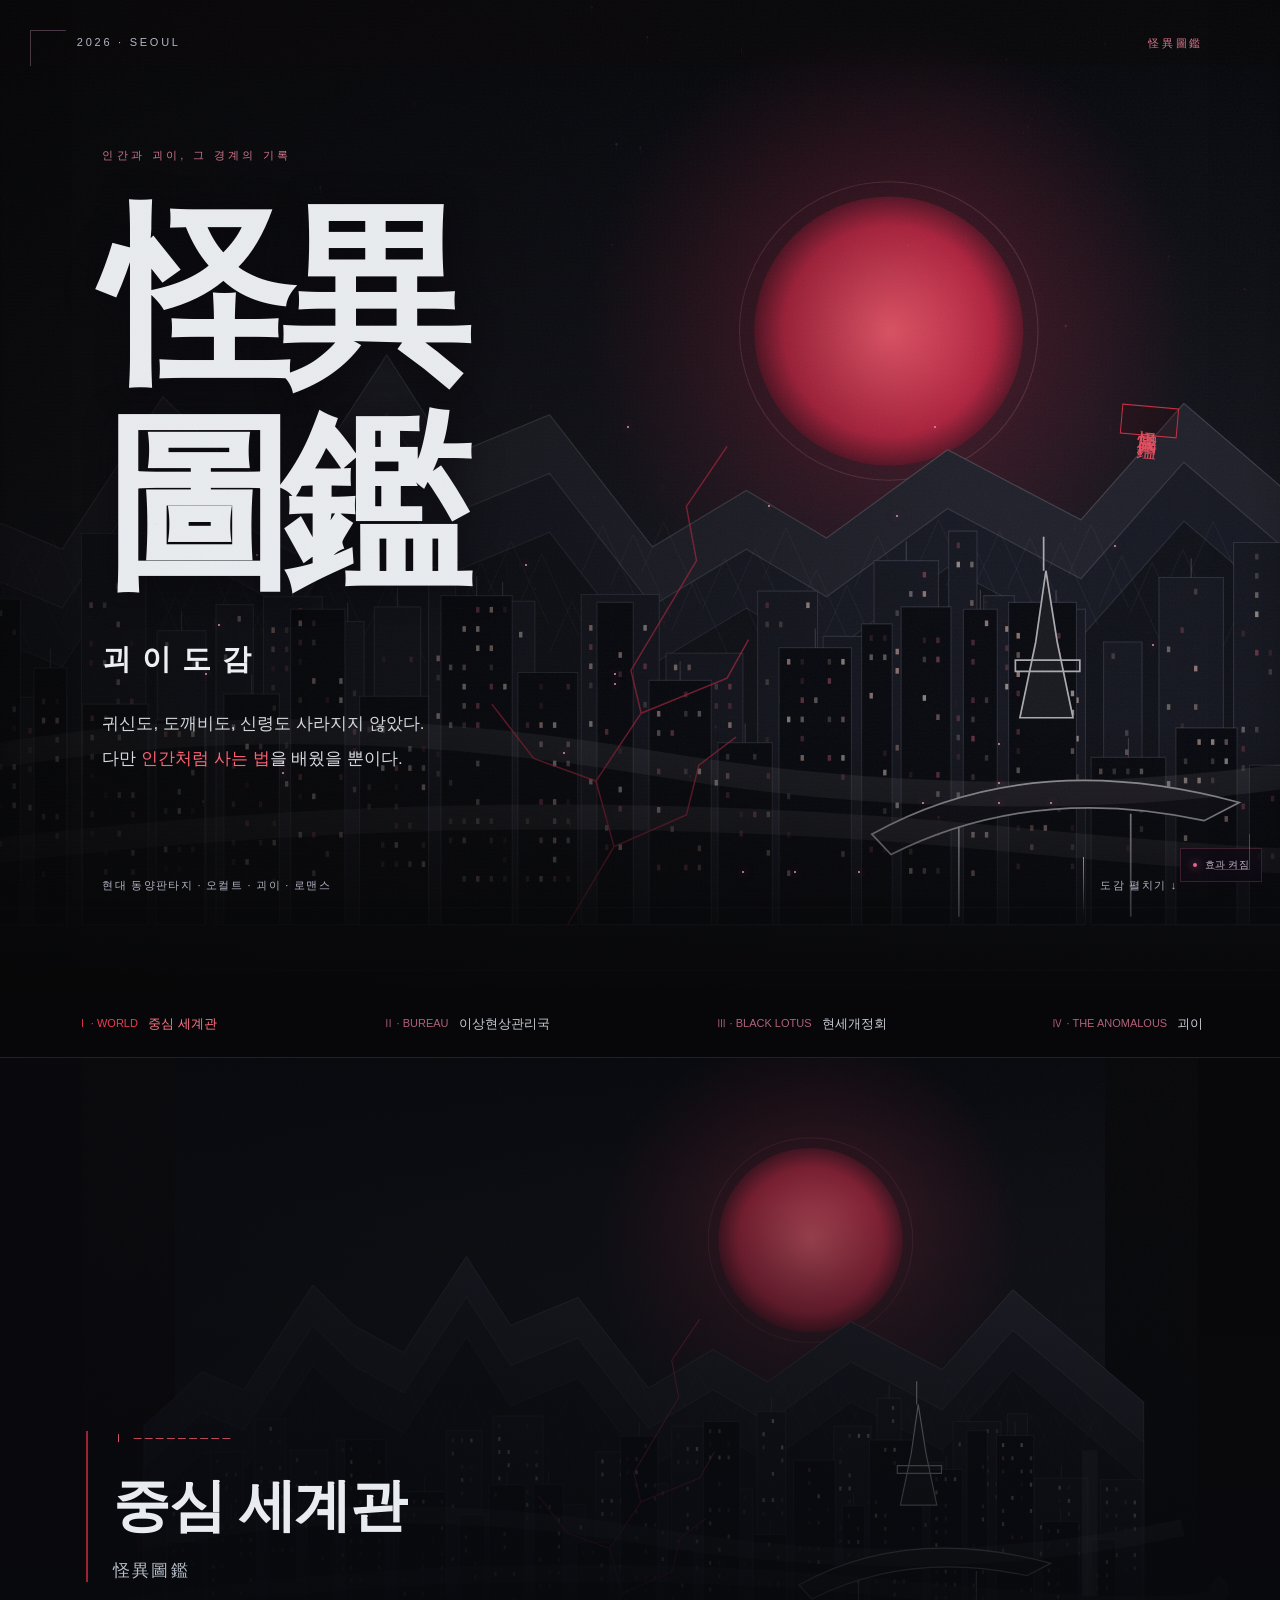
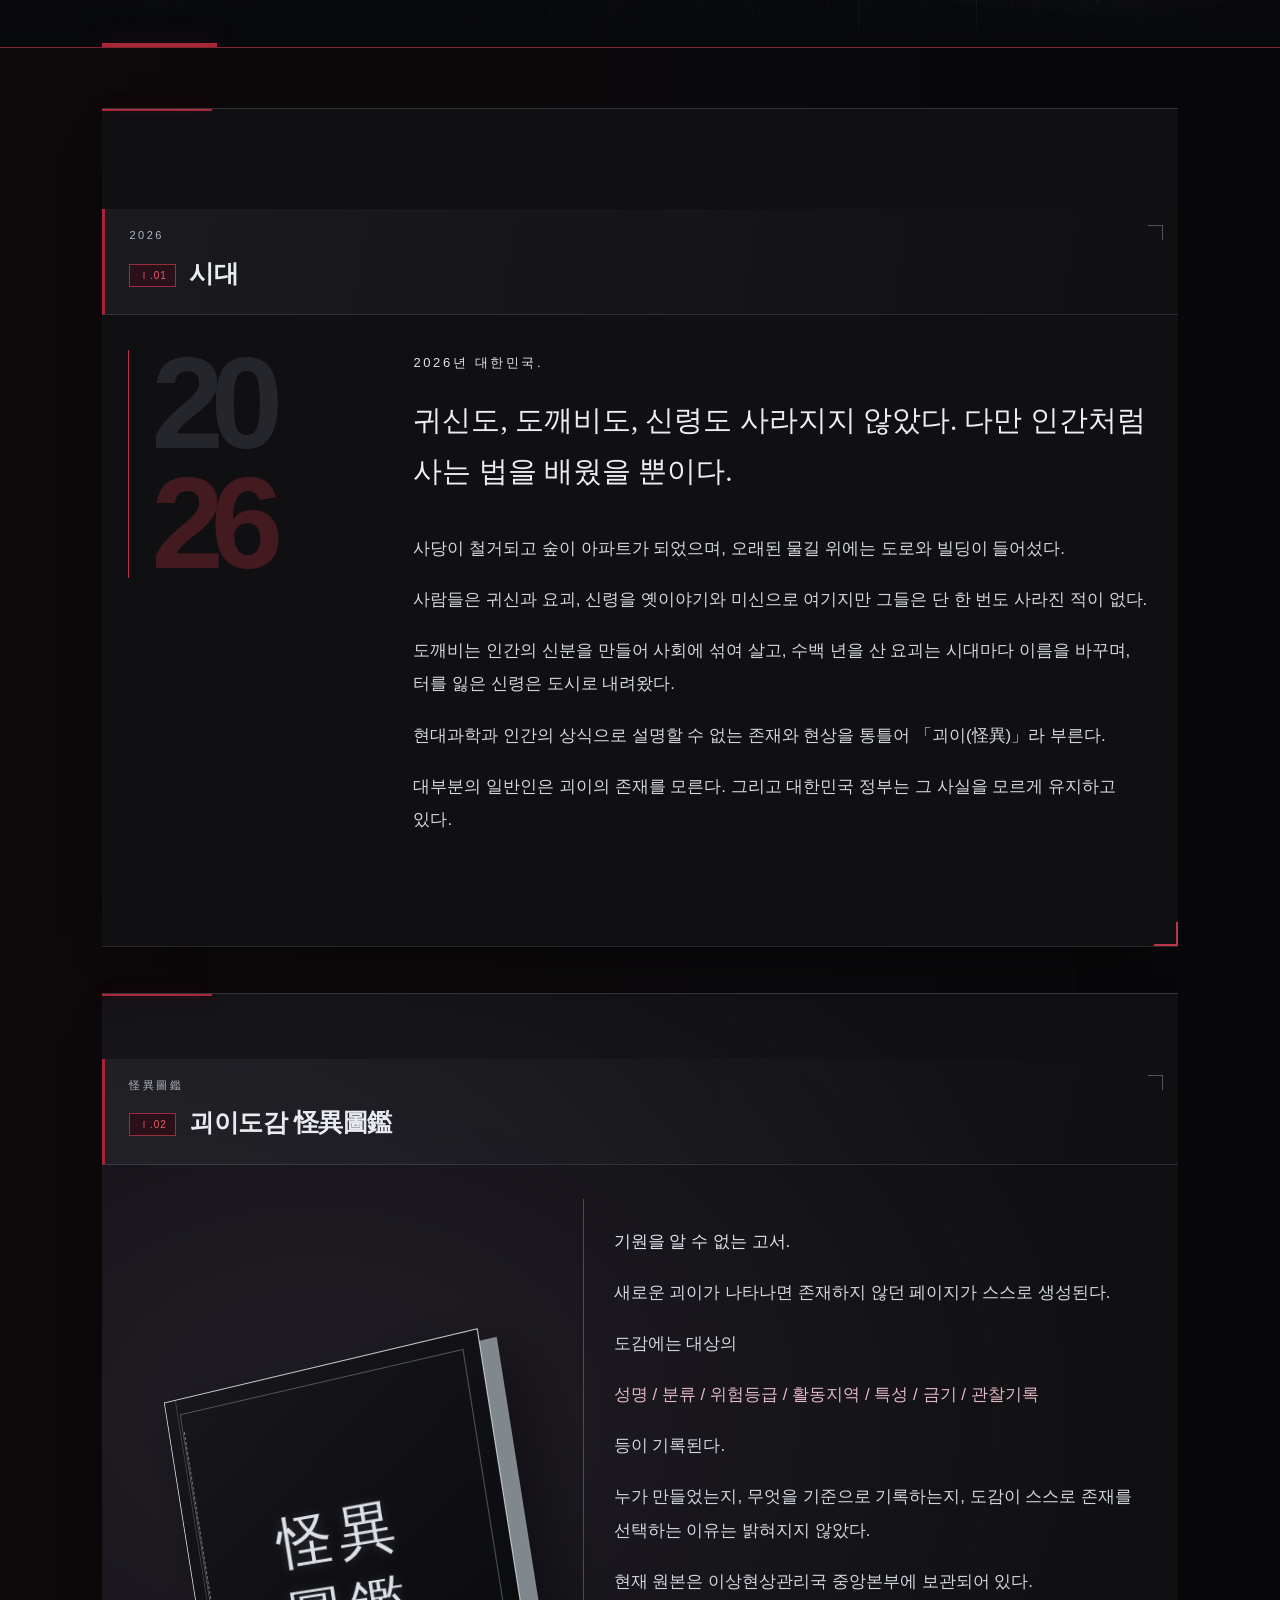
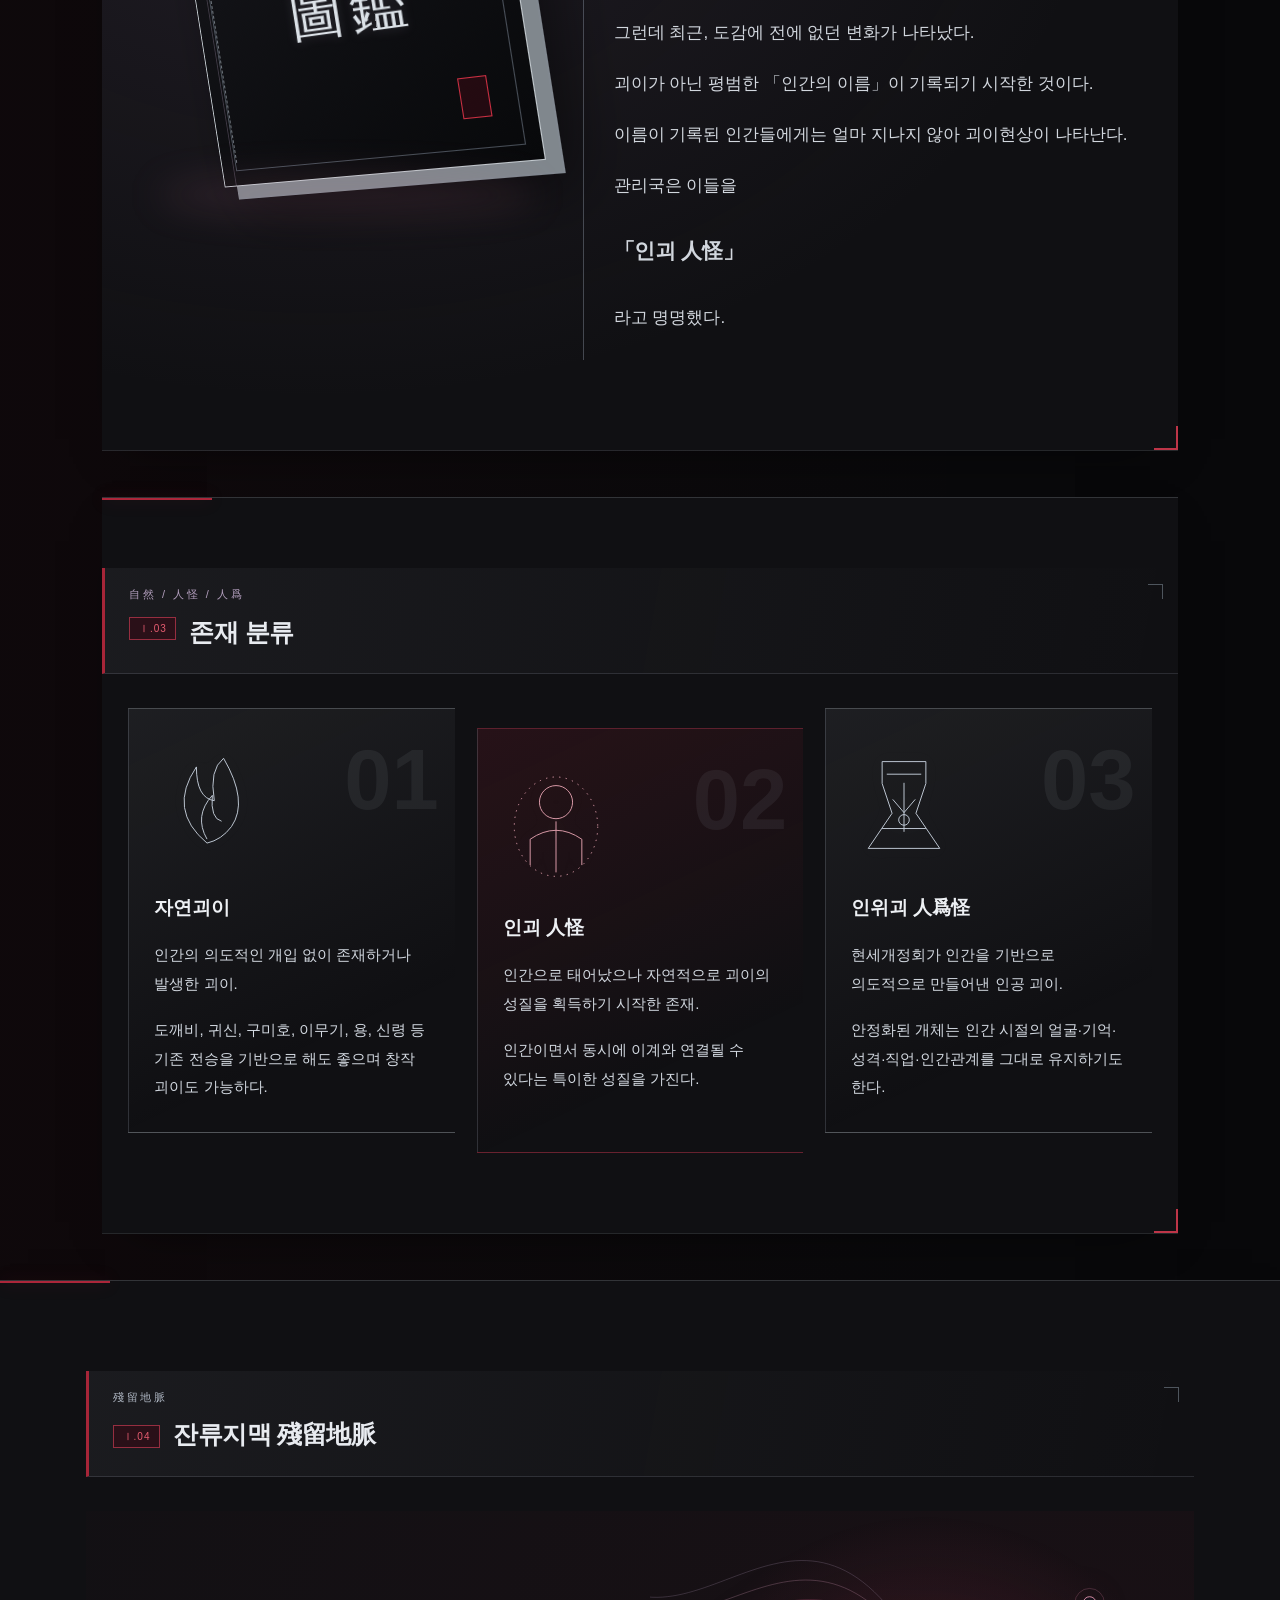
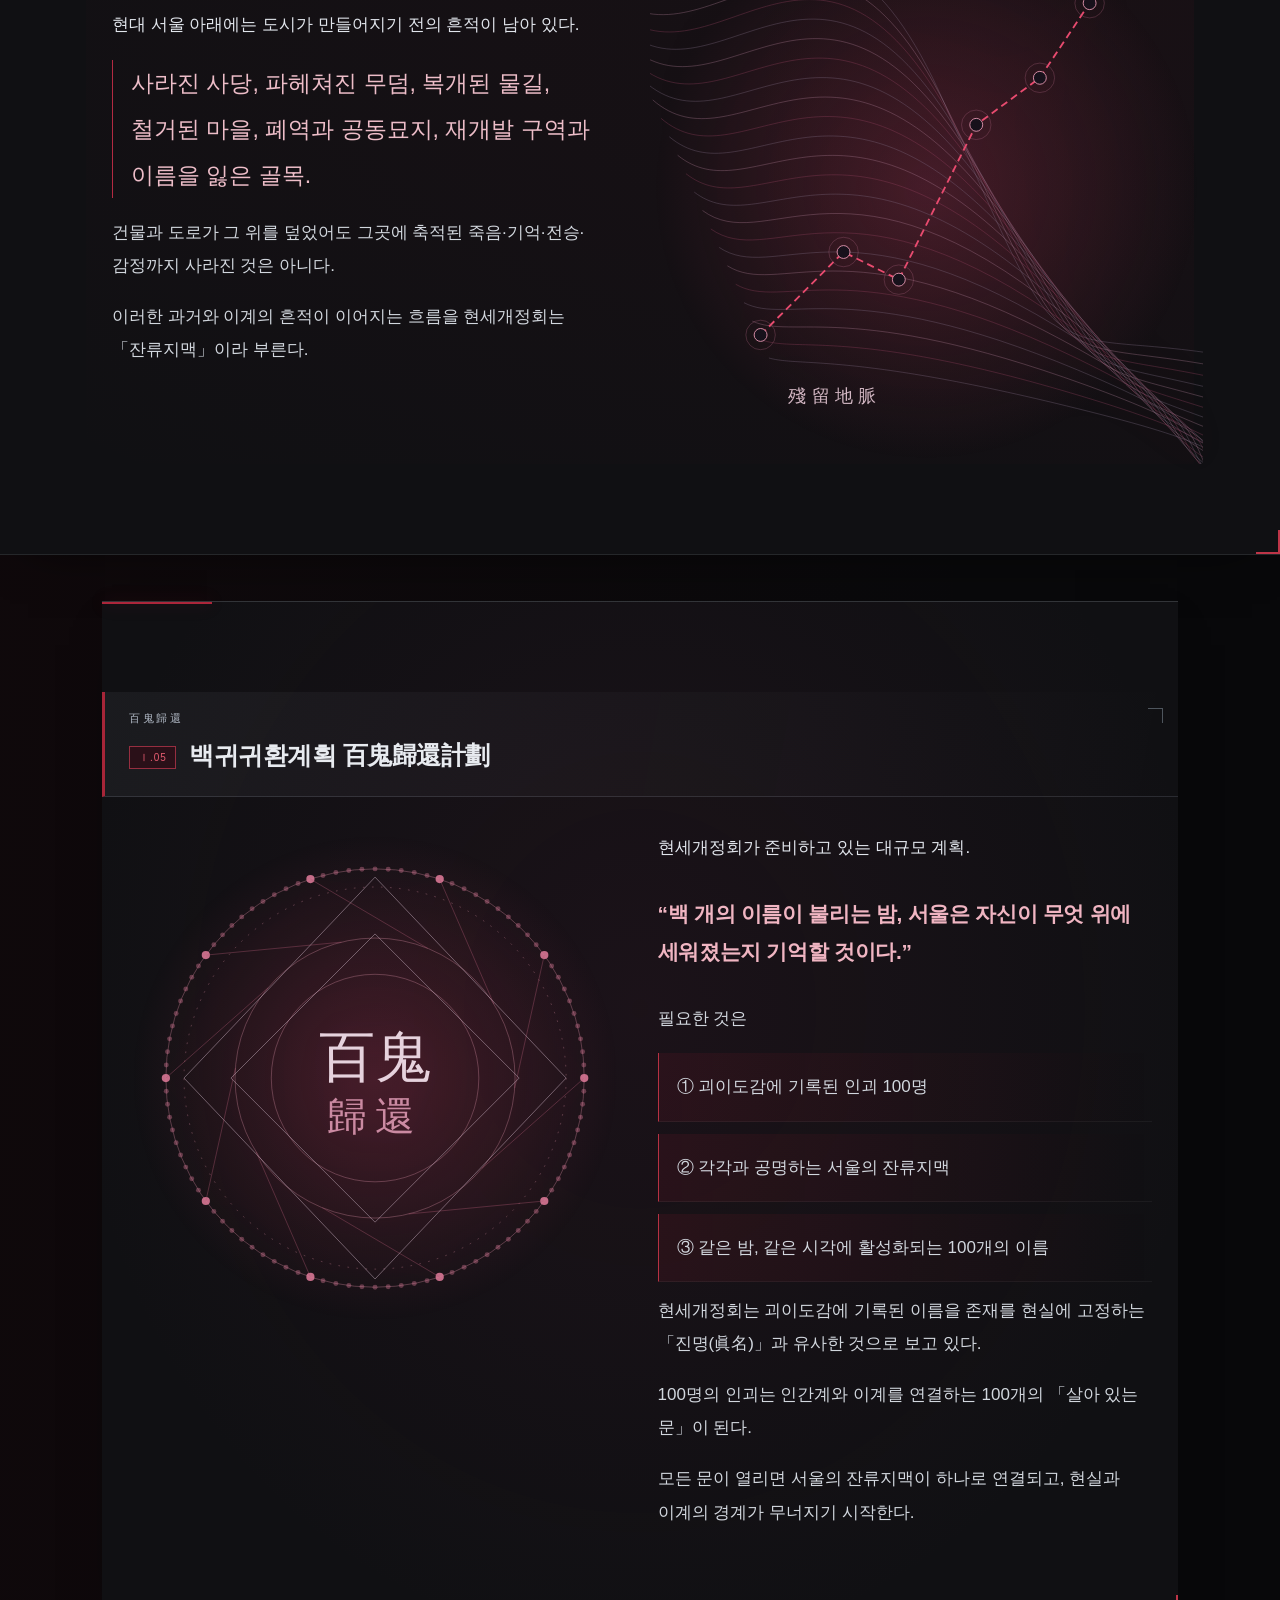
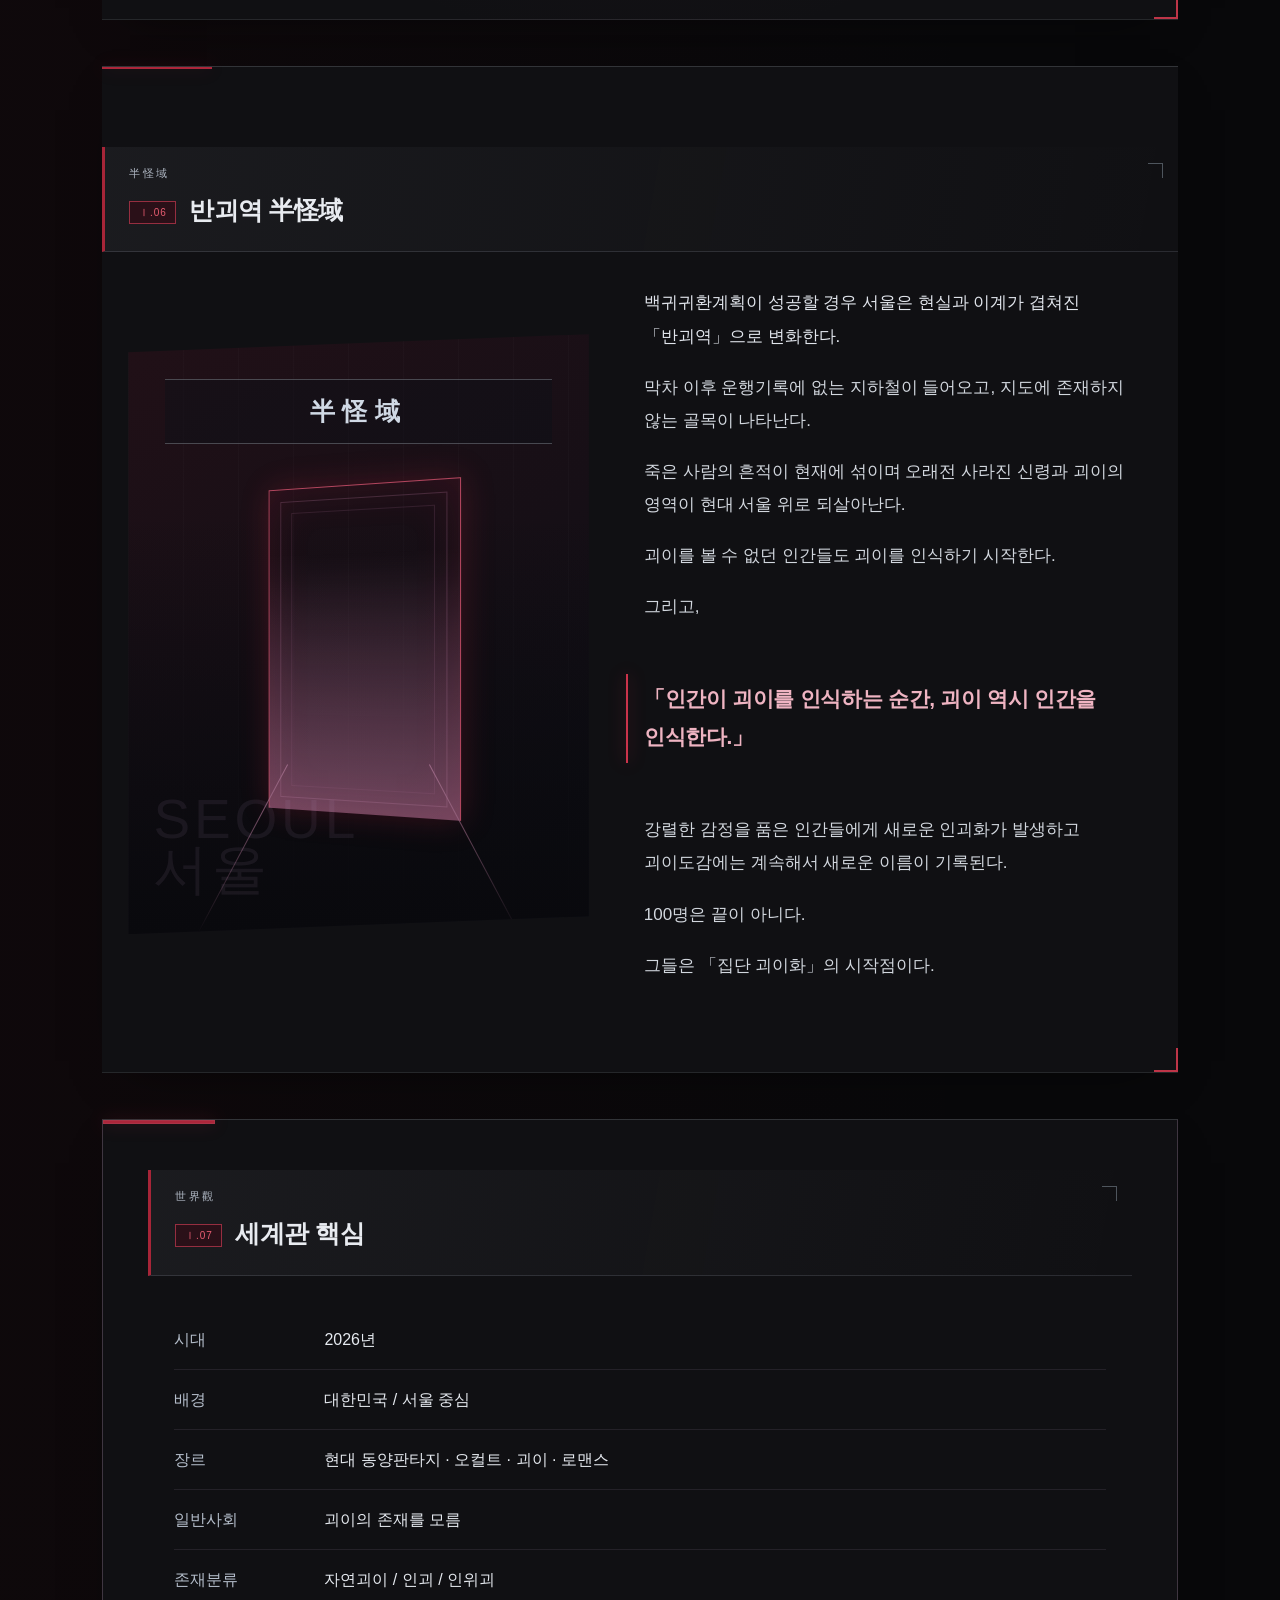
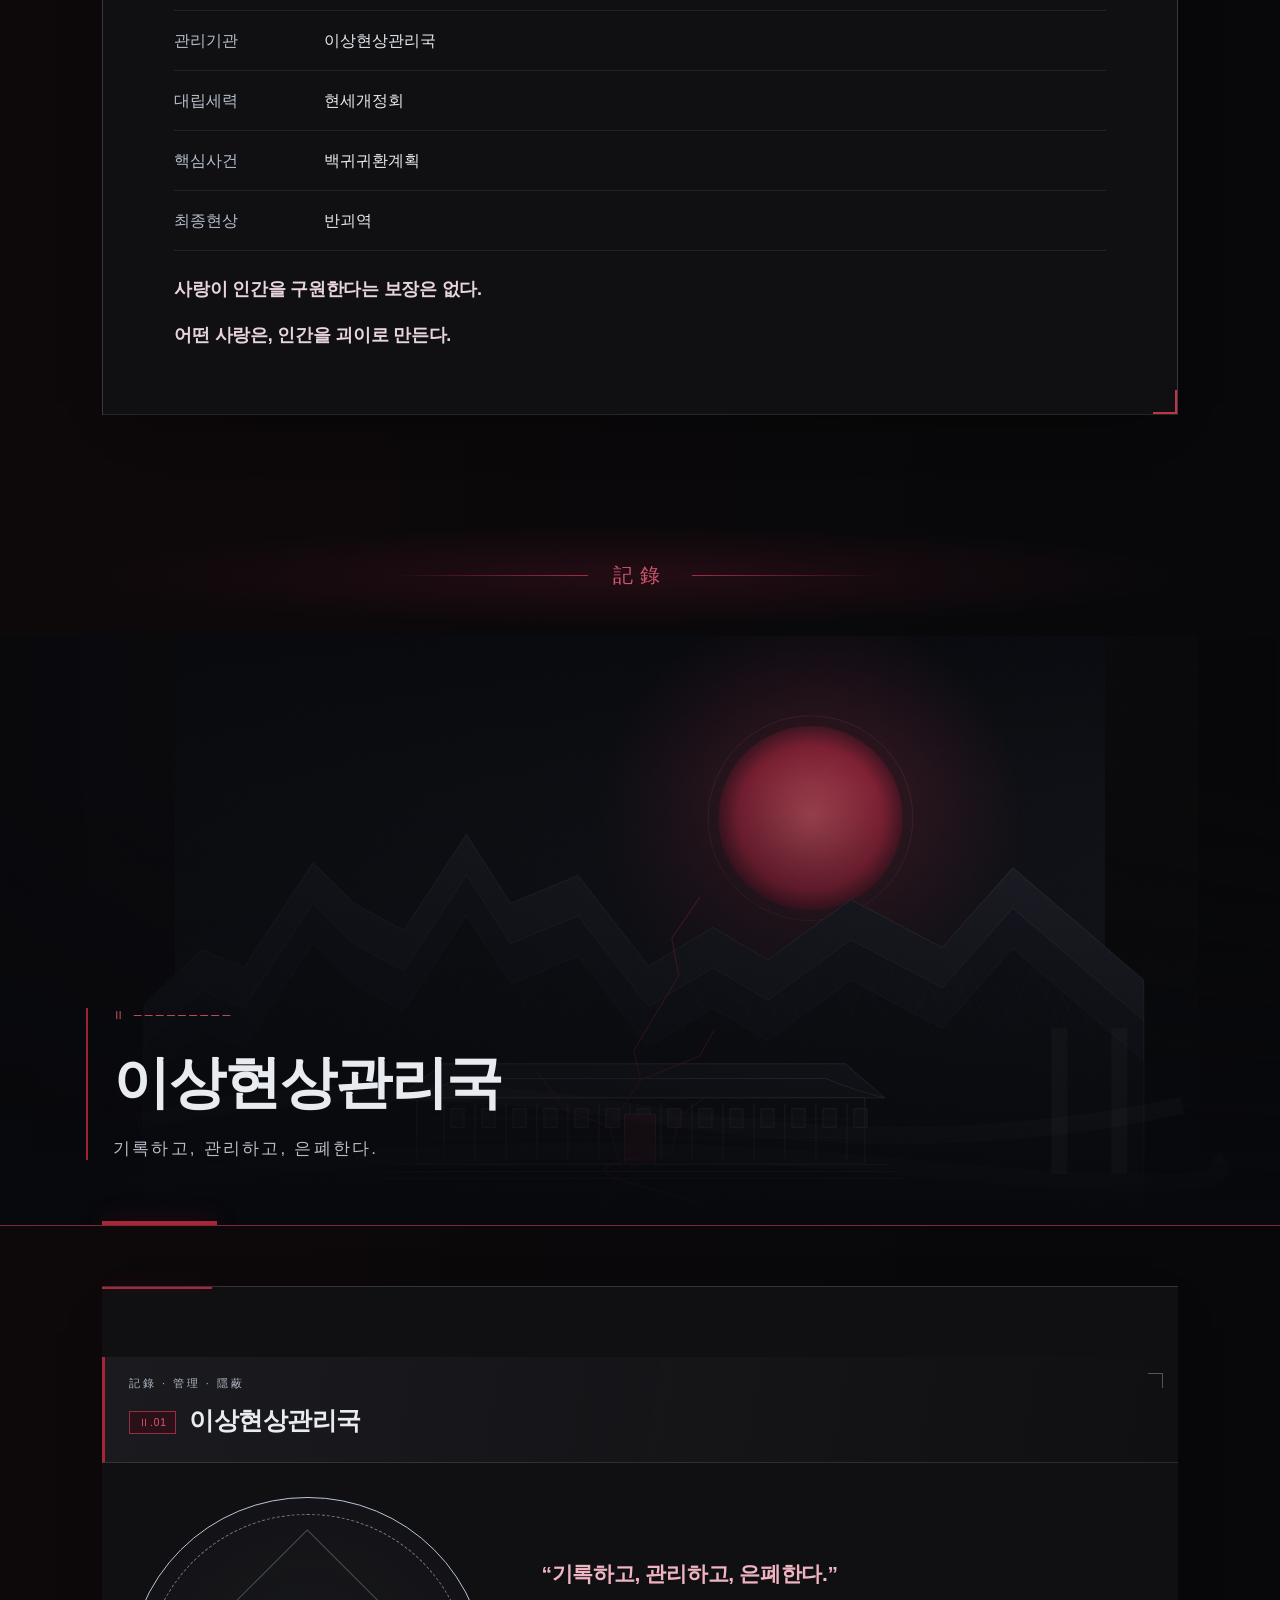
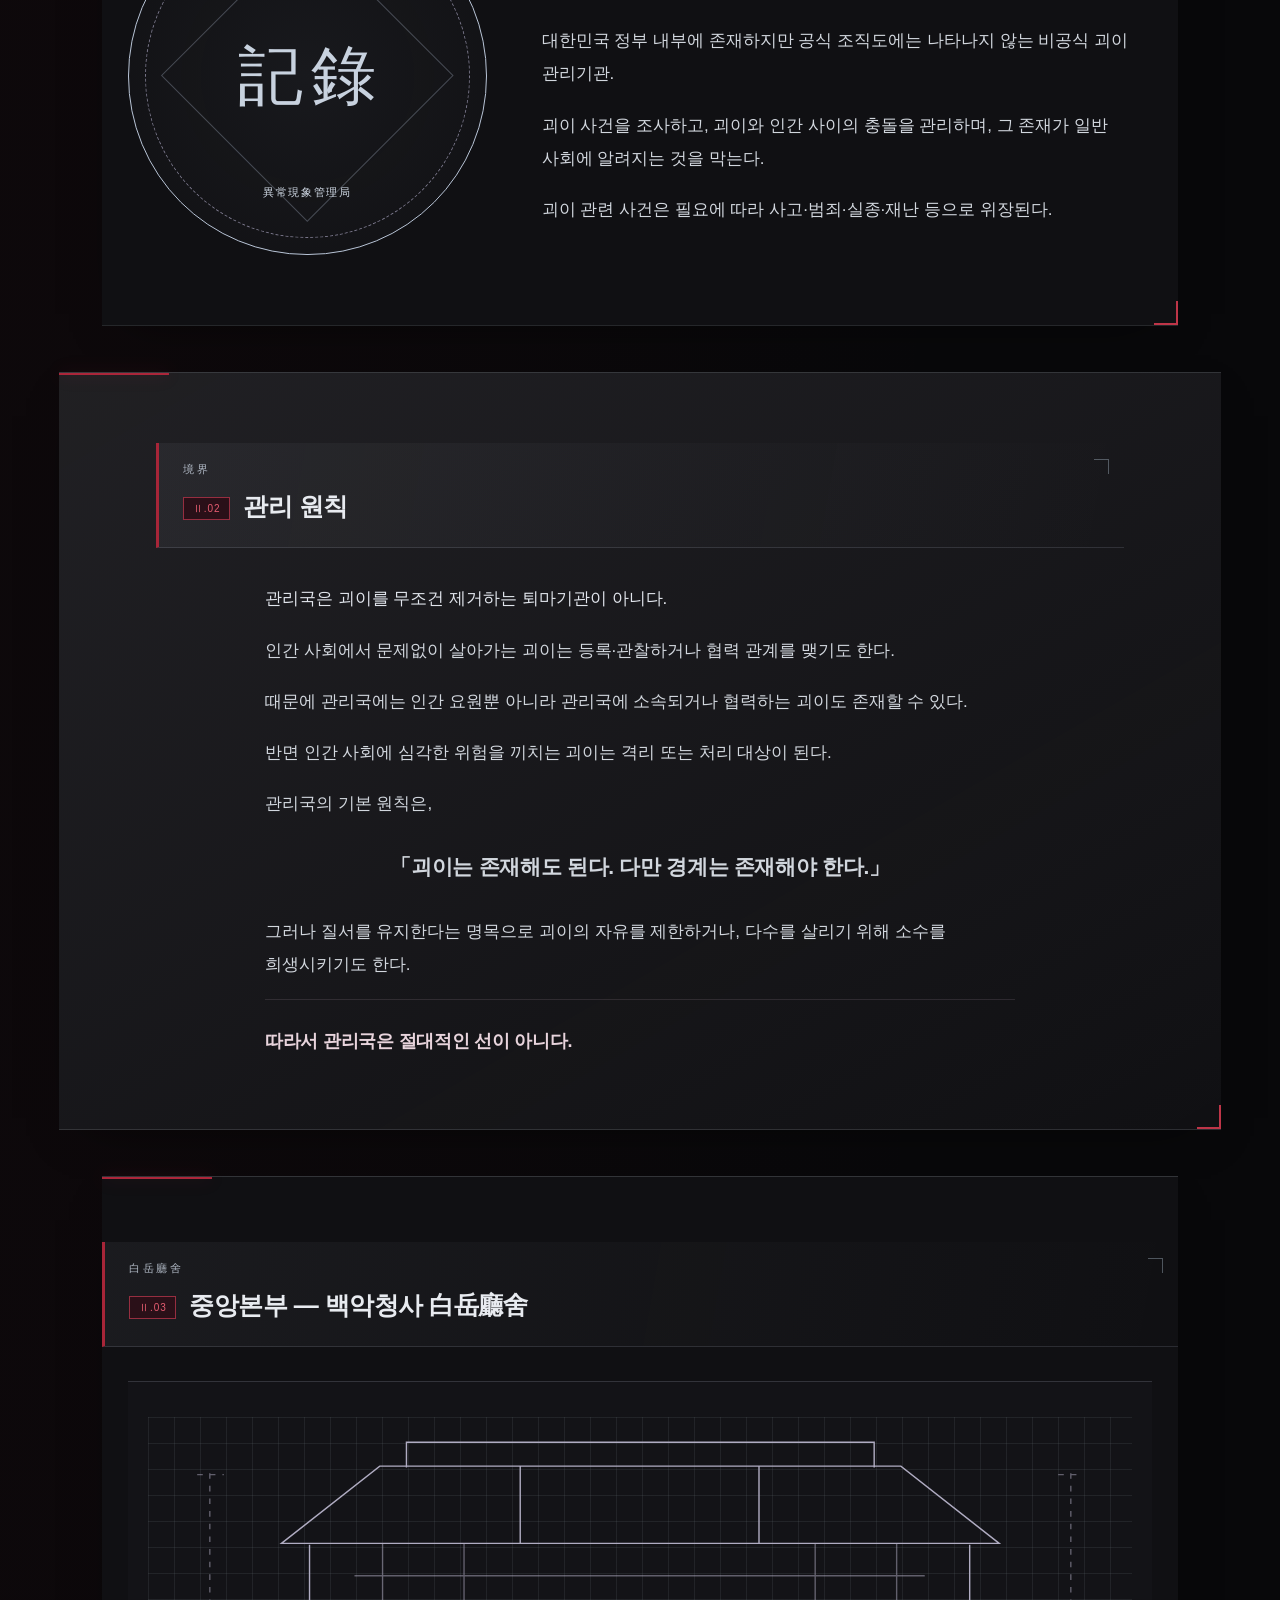
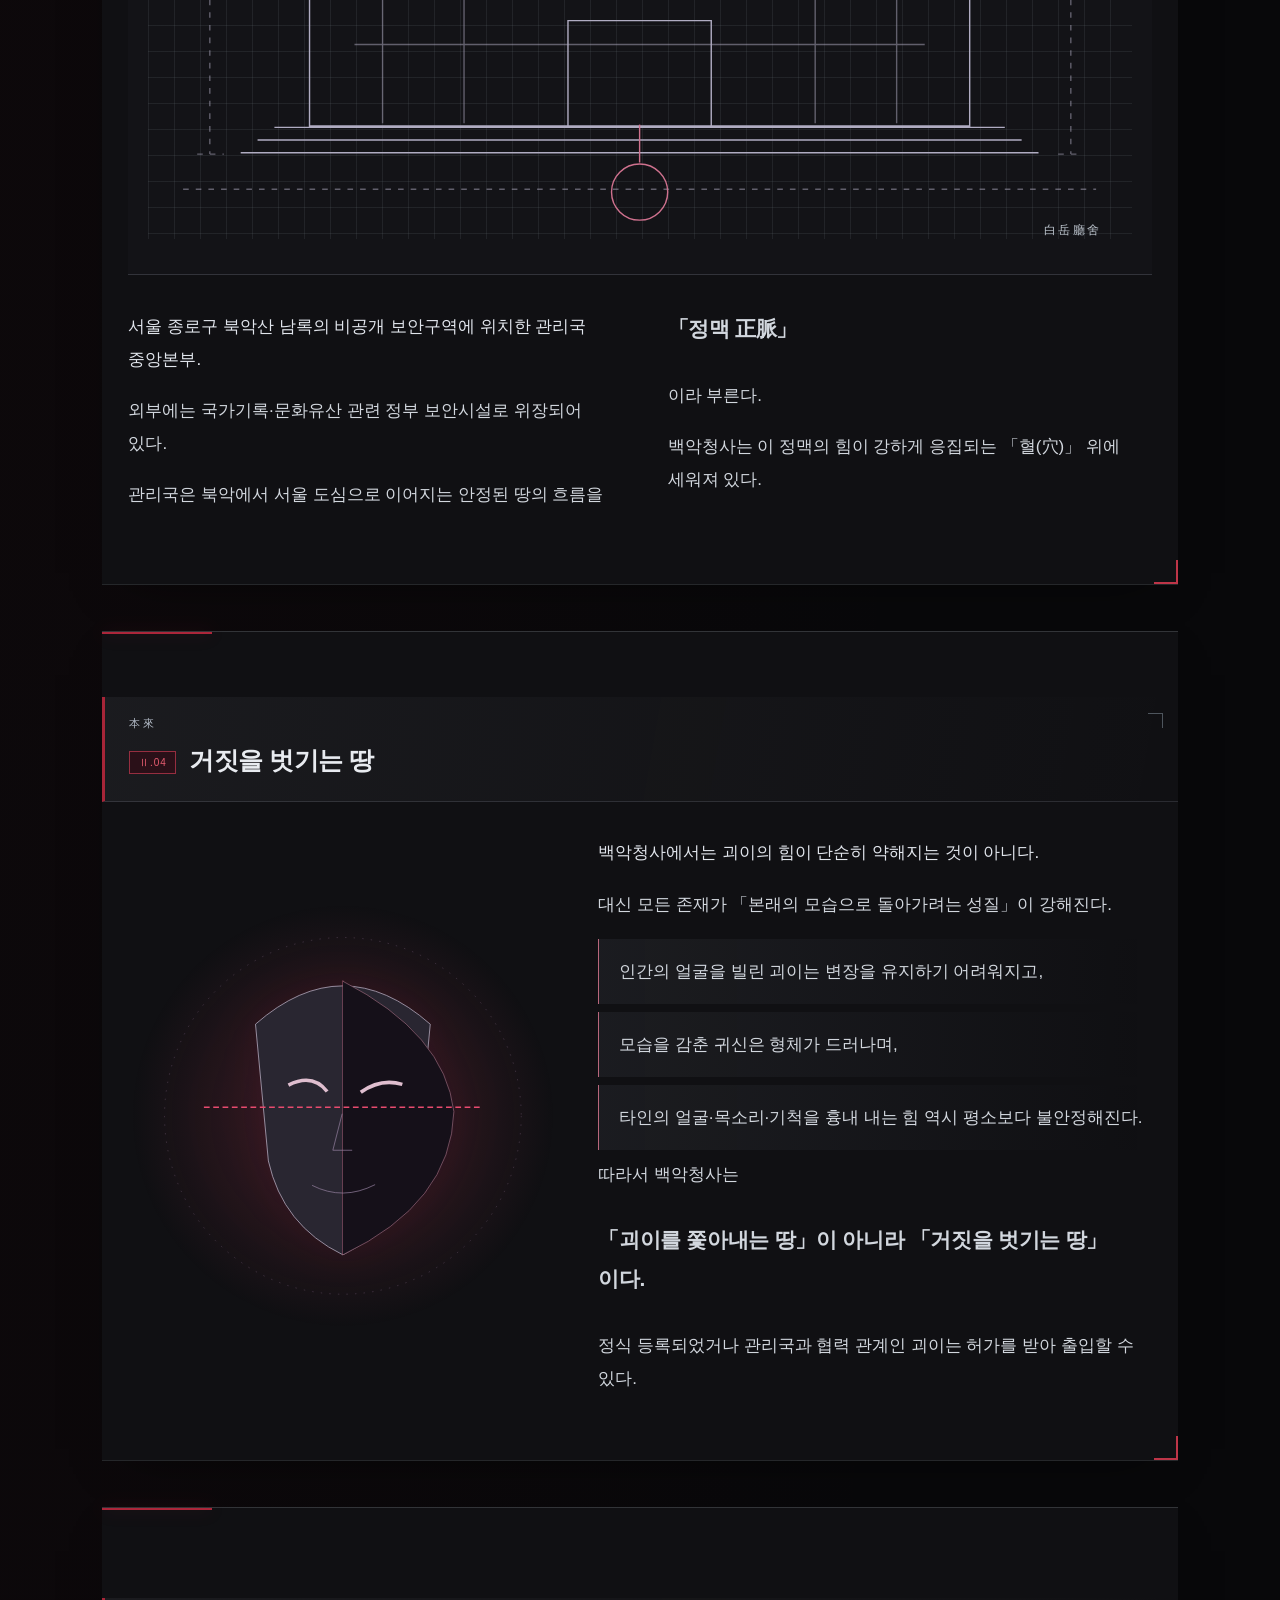
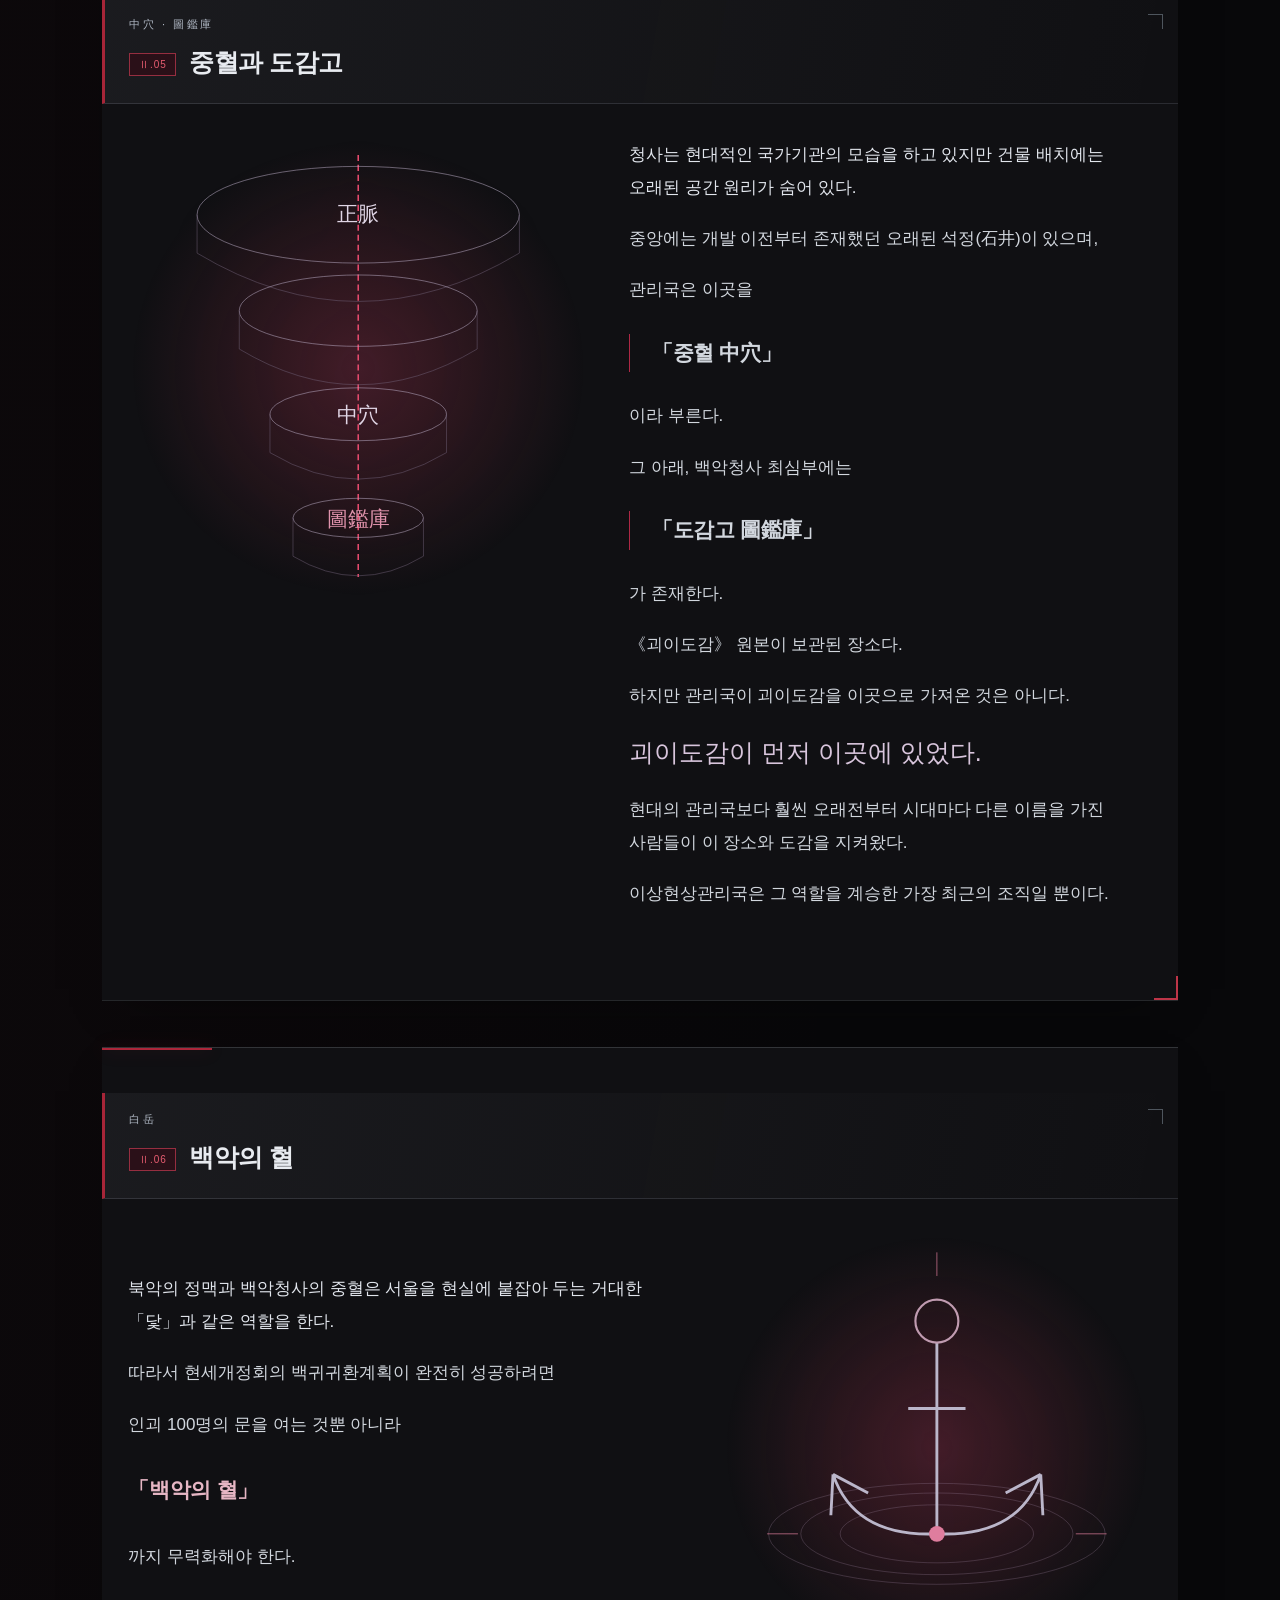
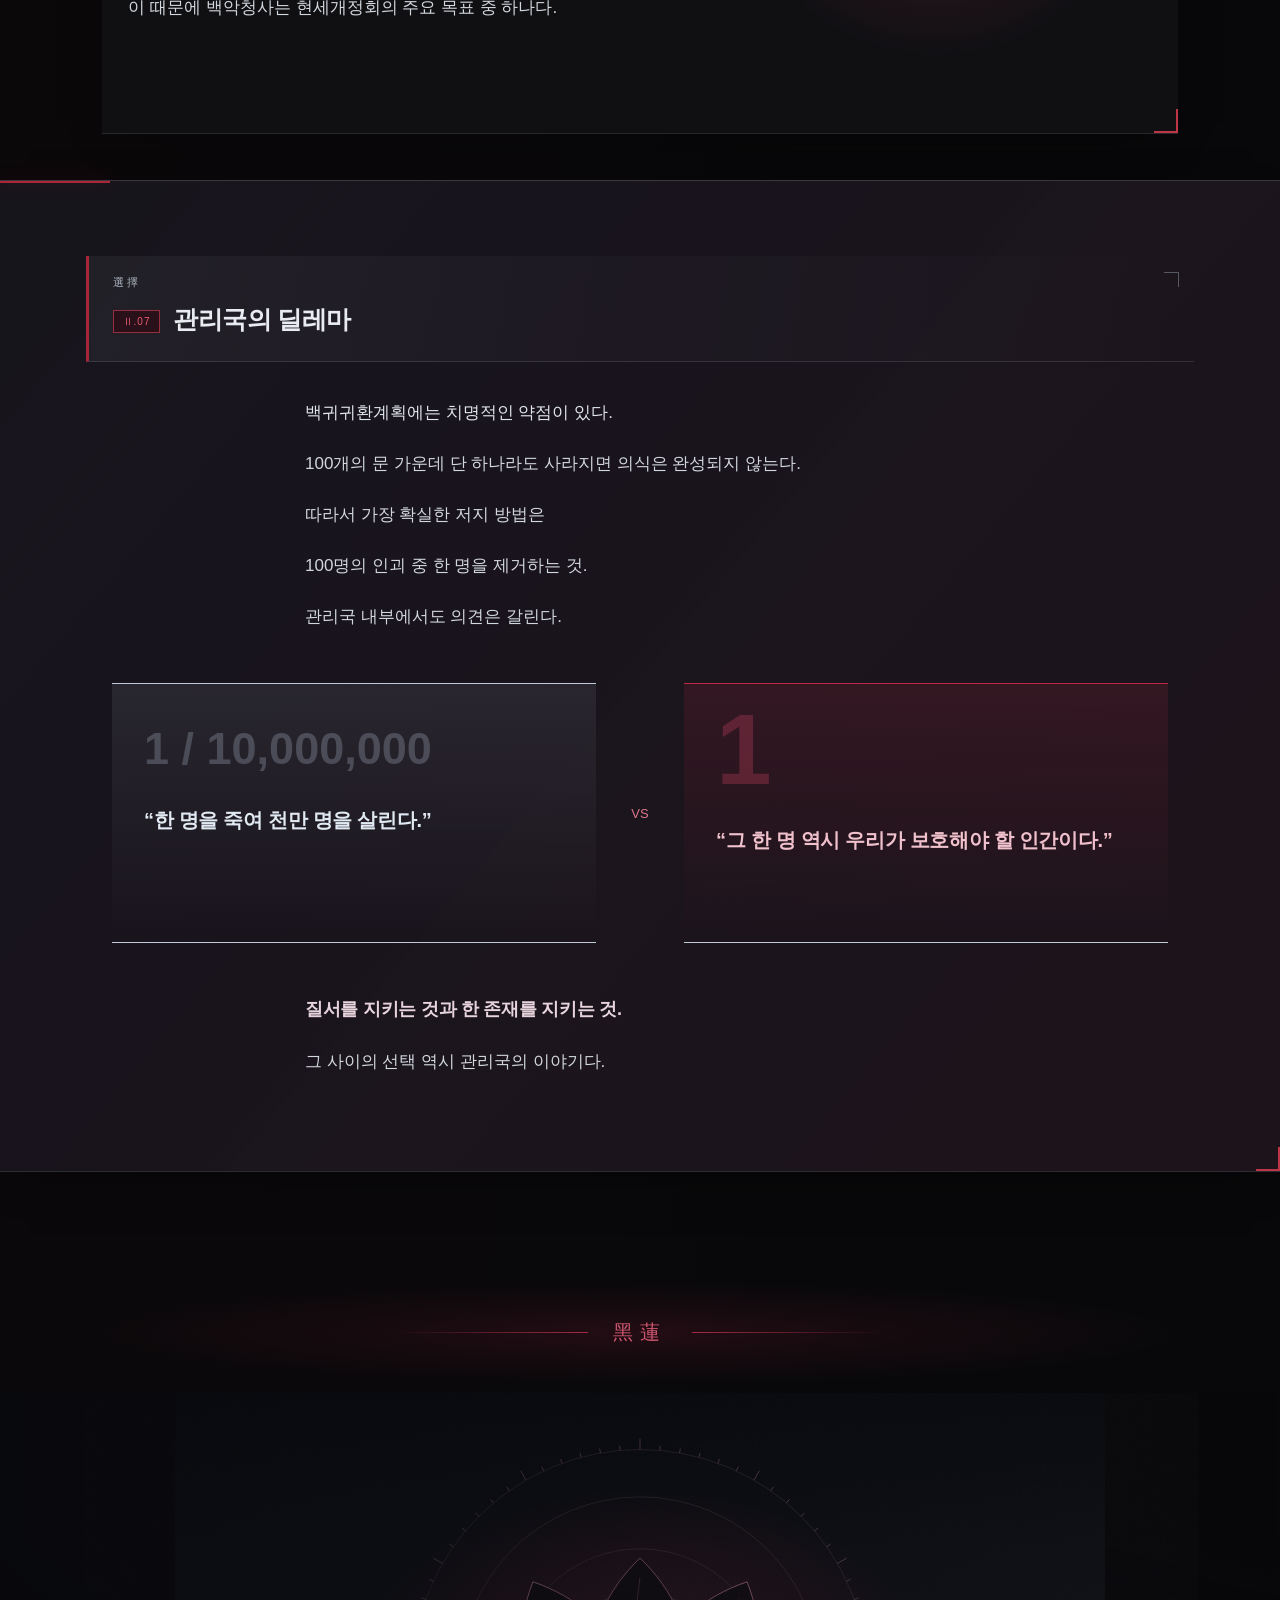
<file: goeui_codex.html>
<!doctype html>
<html lang="ko"><head><meta charset="utf-8"><meta name="viewport" content="width=device-width,initial-scale=1"><meta name="theme-color" content="#070708"><title>괴이도감 怪異圖鑑</title><style>
:root{color-scheme:dark;--red:#c44b62;--silver:#c7c8d4;--paper:#dcdce6}*{box-sizing:border-box}html{scroll-behavior:smooth;scroll-padding-top:85px}body{margin:0;background:#08090d;color:#c2c2cf;font:16px/2 -apple-system,BlinkMacSystemFont,"Pretendard","Noto Sans KR",Arial,sans-serif;word-break:keep-all;overflow-wrap:anywhere}::selection{background:#8c2b46;color:#fff}a{color:inherit;text-decoration:none}a:focus-visible{outline:2px solid #e68198;outline-offset:5px}.serif,h1,h2,h3,blockquote{font-family:"Noto Serif KR","Batang",Georgia,serif}.book{max-width:1280px;margin:auto;overflow:clip;background:radial-gradient(ellipse at 2% 30%,#70203812,transparent 30%),#08090d}.progress{position:fixed;left:0;top:0;height:2px;z-index:50;background:#ed748e;box-shadow:0 0 15px #ff617a;width:0}.cover{height:min(1050px,110vh);min-height:760px;position:relative;isolation:isolate;overflow:hidden}.hero-art{position:absolute;inset:0;width:100%;height:100%;transform:scale(1.06) translate(var(--px,0),var(--py,0));transition:transform 1.8s ease}.hero-art svg{height:100%;width:100%;object-fit:cover}.cover:after{content:"";position:absolute;inset:0;z-index:1;background:linear-gradient(90deg,#08090dc9,transparent 75%),linear-gradient(0deg,#08090d,transparent 27%,transparent 90%,#08090d55);pointer-events:none}.hero-top{position:absolute;top:36px;left:6%;right:6%;z-index:3;display:flex;justify-content:space-between;font:11px Georgia,serif;letter-spacing:.25em;color:#b5b6c6}.hero-top span:last-child{color:#d9748a}.cover-content{position:relative;padding:145px 8% 0;z-index:3;max-width:820px}.eyebrow{color:#d5768d;font-size:11px;letter-spacing:.3em;margin-bottom:27px}.hero-kanji{font-family:"Batang",serif;font-size:clamp(95px,16vw,191px);line-height:1.08;letter-spacing:-.06em;color:#e3e2ec;text-shadow:0 3px 30px #09080dcc;font-weight:400;margin:0}.hero-kanji span{display:block}.hero-title{font-family:"Batang",serif;font-size:29px;font-weight:400;letter-spacing:.38em;margin:25px 0 18px;color:#e0d7e0}.hero-intro{font-size:15px;line-height:2.1;color:#c4becd;max-width:390px}.hero-intro em{font-style:normal;color:#ef8499}.hero-bottom{position:absolute;z-index:3;bottom:75px;left:8%;right:8%;display:flex;align-items:center;justify-content:space-between;font-size:11px;letter-spacing:.12em;color:#b3b3c5}.scroll-mark{display:flex;gap:16px;align-items:center}.scroll-mark:before{content:"";width:1px;height:58px;background:linear-gradient(#db6d88,transparent);animation:breathe 3s ease-in-out infinite}.hero-seal{position:absolute;right:8%;top:41%;border:1px solid #d17689;color:#d07d90;padding:8px;font-family:"Batang",serif;writing-mode:vertical-rl;font-size:20px;letter-spacing:.15em;z-index:3;transform:rotate(5deg)}
.index{position:sticky;top:0;z-index:20;background:#090a10ed;backdrop-filter:blur(15px);padding:21px 6%;border-bottom:1px solid #ffffff16}.index-label{display:none}.index-grid{display:flex;justify-content:space-between;gap:20px}.index a{display:flex;gap:10px;align-items:center;font-size:12px;color:#b0b1c1;transition:color .3s}.index a span{font:11px Georgia,serif;color:#b16178}.index a b{font-weight:400}.index a:hover,.index a.active{color:#f3d7e1}.index a.active span{color:#f18aa3}
.chapter{padding:0 8% 80px;position:relative}.chapter-head{position:relative;min-height:590px;margin:0 -9.524% 75px;overflow:hidden;display:flex;align-items:flex-end;padding:80px 8% 65px;isolation:isolate}.chapter-image{position:absolute;inset:0;z-index:-2}.chapter-image svg{width:100%;height:100%;object-fit:cover}.chapter-head:before{content:"";position:absolute;inset:0;background:linear-gradient(0deg,#08090d,transparent 75%),linear-gradient(90deg,#08090dbe,transparent);z-index:-1}.chapter-heading{width:100%}.chapter-number{font:11px Georgia,serif;letter-spacing:.3em;color:#e9849a;margin-bottom:20px}.chapter-title{font-size:clamp(30px,5.2vw,57px);font-weight:400;line-height:1.4;letter-spacing:.03em;color:#e6e3ed;margin:0 0 14px;max-width:670px}.chapter-sub{font:17px "Batang",serif;letter-spacing:.22em;color:#aaabba}.chapter-note{font-size:11px;color:#d7899f;margin-top:17px;letter-spacing:.05em}.chapter-watermark{position:absolute;right:7%;bottom:23px;font:200px/1 Georgia,serif;color:#d2d0e508;z-index:-1}.article{display:grid;grid-template-columns:210px minmax(0,1fr);column-gap:65px;padding:48px 0;margin:0;border-top:1px solid #6b687a40;background:none;position:relative}.article h3{font-size:22px;line-height:1.8;font-weight:400;margin:0;color:#dcdce7}.article h3 small{display:block;font:10px Georgia,serif;letter-spacing:.2em;color:#c8647d;margin:6px 0 16px}.article-copy{min-width:0}.article p{margin:0 0 18px}.article p:last-child{margin-bottom:0}.article blockquote{margin:30px 0;padding:5px 0 5px 27px;border-left:1px solid #bd4f6a;color:#e2b4c3;font-size:24px;line-height:1.8}.phrase{font:25px/1.9 "Batang",serif;color:#ede1e9;margin:30px 0!important}.tagline{font-size:14px;color:#c7a0b2!important;line-height:2.3}.step{font-size:15px;color:#dcd4e0;border-bottom:1px solid #ffffff0c;padding:13px 0;margin:0!important}.subentry{padding:27px 0;margin:5px 0;border-top:1px dashed #7262745a}.subentry:first-child{border-top:0;padding-top:0}.subentry h4{font-size:17px;line-height:1.8;font-weight:500;color:#e2dfe9;margin:0 0 12px;display:flex;align-items:center;gap:11px}.subentry h4:before{content:"";width:5px;height:5px;flex-shrink:0;background:#b35972;transform:rotate(45deg)}.subentry p{font-size:15px}.facts{display:grid;grid-template-columns:100px minmax(0,1fr);font-size:14px;margin:0}.facts dt,.facts dd{padding:12px 0;margin:0;border-bottom:1px solid #ffffff0d}.facts dt{color:#a6a5ba}.facts dd{color:#d8d6e2}.examples{list-style:none;padding:0;margin:24px 0}.examples li{padding:14px 0 14px 20px;position:relative;border-bottom:1px solid #ffffff0d;font-size:15px}.examples li:before{content:"✦";position:absolute;left:0;color:#c7758e;font-size:10px;top:18px}.record{margin:30px 0;padding:25px 28px;background:linear-gradient(125deg,#c7c7d8,#9e9daf);color:#191924;box-shadow:9px 9px 0 #282631;transform:rotate(-1deg);position:relative}.record+.record{transform:rotate(1deg);background:linear-gradient(125deg,#391b2c,#221320);box-shadow:9px 9px 0 #110c13;border:1px solid #804055;color:#e0c5d3}.record-title{font:20px "Batang",serif;border-bottom:1px solid #2e2b4940;padding-bottom:15px;margin-bottom:8px;letter-spacing:.035em}.record .facts dt{color:#494354}.record .facts dd{color:#211e2a}.record .facts dt,.record .facts dd{border-color:#2d24301a}.record+.record .facts dt{color:#c399ae}.record+.record .facts dd{color:#e5cbd8}.record+.record .record-title{border-color:#89596d66}.lotus{background:radial-gradient(ellipse at 95% 50%,#902e4314,transparent 65%)}.lotus .article{border-color:#75405055}.divider{height:120px;display:flex;align-items:center;justify-content:center;gap:25px;background:radial-gradient(ellipse,#732a4220,transparent 60%);color:#b77b92}.divider:before,.divider:after{content:"";width:15%;height:1px;background:linear-gradient(90deg,transparent,#765268)}.divider:after{transform:rotate(180deg)}.divider span{font:20px "Batang",serif;letter-spacing:.35em}.closing{position:relative;min-height:630px;display:flex;flex-direction:column;justify-content:center;text-align:center;padding:70px 20px;isolation:isolate;background:radial-gradient(ellipse at 50% 80%,#4d1c3544,transparent 65%)}.closing:before{content:"";position:absolute;left:50%;top:50%;width:330px;height:330px;border:1px solid #a4718830;border-radius:50%;transform:translate(-50%,-50%);z-index:-1}.closing p{font:18px/2 "Batang",serif;color:#b6a3b8}.closing .page{font:clamp(28px,4.7vw,48px)/1.8 "Batang",serif;color:#ebc4d3;margin:15px 0}.closing small{font:10px Georgia,serif;letter-spacing:.3em;color:#a894ac;margin-top:26px}.backtop{font-size:11px;color:#c38caa;margin:30px auto 0;border-bottom:1px solid #774660;padding-bottom:5px}.reveal{opacity:0;transform:translateY(28px);transition:opacity .85s,transform .85s}.reveal.visible{opacity:1;transform:none}.mist-art{animation:drift 16s ease-in-out infinite alternate}.blood-moon{animation:breathe 6s ease-in-out infinite}.lotus-orbit{animation:orbit 90s linear infinite}.floating-name{animation:rise 8s ease-in-out infinite}.fracture{animation:breathe 4s ease-in-out infinite}.grain-overlay{position:fixed;inset:0;z-index:30;pointer-events:none;opacity:.035;background-image:url("data:image/svg+xml,%3Csvg xmlns='http://www.w3.org/2000/svg' width='170' height='170'%3E%3Cfilter id='n'%3E%3CfeTurbulence type='fractalNoise' baseFrequency='.8' numOctaves='3' stitchTiles='stitch'/%3E%3C/filter%3E%3Crect width='100%25' height='100%25' filter='url(%23n)' opacity='.5'/%3E%3C/svg%3E")}.ember{position:absolute;width:2px;height:2px;background:#e390a6;box-shadow:0 0 10px #e36b89;border-radius:50%;animation:embers 10s linear infinite;pointer-events:none;z-index:2}@keyframes drift{to{transform:translateX(50px) translateY(-8px);opacity:.5}}@keyframes breathe{50%{opacity:.6}}@keyframes orbit{to{transform:rotate(360deg)}}@keyframes rise{50%{transform:translateY(-22px);opacity:.3}}@keyframes embers{0%{transform:translateY(80px);opacity:0}20%{opacity:.7}100%{transform:translateY(-300px);opacity:0}}
@media(min-width:1000px){.article:nth-of-type(3n){grid-template-columns:1fr;max-width:740px;margin:25px 0 25px auto;padding:55px 65px;border:0;background:radial-gradient(ellipse at 0 0,#6e254125,transparent 75%)}.article:nth-of-type(3n) h3{margin-bottom:22px}.article:nth-of-type(3n) h3 small{display:inline-block;margin-right:16px}.world .article:first-of-type{grid-template-columns:1fr;max-width:790px;padding-bottom:75px}.world .article:first-of-type .article-copy>p:nth-child(2){font:30px/1.8 "Batang",serif;color:#e9d8e2;max-width:670px;margin:30px 0}}
@media(max-width:750px){body{font-size:15px}.cover{height:880px;min-height:0}.hero-art{width:150%;left:-25%}.hero-art svg{width:100%;height:100%}.cover-content{padding-top:150px}.hero-kanji{font-size:114px}.hero-title{font-size:25px}.hero-intro{max-width:290px;font-size:14px}.hero-top{font-size:9px}.hero-seal{right:9%;top:61%;font-size:16px}.hero-bottom{bottom:54px;font-size:9px;display:block}.scroll-mark{margin-top:23px}.scroll-mark:before{height:35px}.index{padding:15px 5%}.index-grid{gap:8px}.index a{display:block;font-size:10px;line-height:1.6}.index a span{display:block;font-size:9px;margin-bottom:5px}.index a span .english{display:none}.chapter{padding:0 7% 45px}.chapter-head{margin:0 -8.14% 25px;min-height:470px;padding:70px 7% 45px}.chapter-image{width:155%;left:-27.5%}.chapter-title{font-size:32px}.chapter-sub{font-size:14px}.chapter-watermark{font-size:120px}.article{display:block;padding:34px 0}.article h3{font-size:22px;margin-bottom:24px}.article h3 small{display:inline-block;margin-right:13px}.article blockquote{font-size:21px;padding-left:18px}.phrase{font-size:22px}.record{padding:20px 18px}.facts{grid-template-columns:80px minmax(0,1fr);font-size:13px}.closing{min-height:510px}.divider{height:95px}}
@media(prefers-reduced-motion:reduce){html{scroll-behavior:auto}*{animation:none!important;transition:none!important}.reveal{opacity:1;transform:none}.hero-art{transform:none}}@media print{.index,.progress,.grain-overlay,.backtop{display:none}.reveal{opacity:1;transform:none}.chapter-head{break-before:page}.article{break-inside:avoid}body{-webkit-print-color-adjust:exact;print-color-adjust:exact}}

/* Every section is its own spread; this replaces the repeated text-column treatment. */
.chapter .article.article-cinematic:nth-of-type(n){display:block;width:auto;max-width:none;padding:70px 0;margin:0;border:0;border-bottom:1px solid #79667e30;background:none}.article-cinematic .article-heading{position:relative;margin-bottom:35px}.article-cinematic .article-heading h3{margin:0!important;font:25px/1.7 "Batang",serif;color:#e2dfe9}.article-cinematic .article-heading h3 small{display:inline-block;margin:0 16px 0 0;font:10px Georgia,serif;color:#c16c87;letter-spacing:.1em}.section-hanja{font:11px/1.5 "Batang",serif;letter-spacing:.32em;color:#b2829b;margin-bottom:12px}.article-cinematic .composition{position:relative}.article-cinematic .article-copy{position:relative;z-index:2}.article-cinematic .visual-scene{position:relative;min-width:0}.body-graphic{width:100%;height:auto;display:block}.glyph{width:106px;height:116px;color:#b39bb9;display:block}.slow-turn{transform-origin:300px 300px;animation:orbit 130s linear infinite}.flow-line{stroke-dasharray:8 5;animation:lineflow 8s linear infinite}.article-cinematic blockquote{font-size:26px;color:#e9c3d2}.article-cinematic .phrase{font-size:27px;line-height:1.8}.article-cinematic .subentry{border:0;padding:0;margin:0}.article-cinematic .subentry h4:before{display:none}
.chapter .type-era.article-cinematic:nth-of-type(n){padding:100px 0 110px}.type-era .composition{display:grid;grid-template-columns:220px 1fr;gap:65px;align-items:start}.date-monument{font:155px/.83 Georgia,serif;color:#bda8c329;letter-spacing:-.12em;position:relative;border-left:1px solid #aa607d;padding-left:22px}.date-monument span{display:block}.date-monument span:last-child{color:#b3728c40;margin-top:12px}.type-era .article-copy>p:nth-child(2){font:32px/1.75 "Batang",serif!important;color:#eee3ed!important;margin:20px 0 35px!important;max-width:none!important}.type-era .article-copy>p:first-child{letter-spacing:.2em;color:#df9db5;font-size:13px}.type-era .article-heading{display:none}
.chapter .type-manuscript.article-cinematic:nth-of-type(n){background:radial-gradient(ellipse at 20% 40%,#64506c33,transparent 65%);padding:65px 0 90px}.type-manuscript .composition{display:grid;grid-template-columns:40% 1fr;gap:45px;align-items:center}.codex-object{height:470px;position:relative;perspective:800px}.codex-cover{position:absolute;left:12%;right:7%;top:20px;bottom:38px;background:linear-gradient(145deg,#1a1722,#0c0a12);border:1px solid #aea1b6;box-shadow:14px 12px 0 #7c748433,15px 13px 0 1px #80788b,25px 28px 60px #0008;transform:rotate(-9deg) rotateY(-16deg);display:flex;align-items:center;justify-content:center}.codex-cover:before{content:"";position:absolute;inset:15px;border:1px solid #aa94b266}.codex-cover:after{content:"";position:absolute;top:0;bottom:0;left:12px;border-left:1px solid #aa94b24d}.codex-cover span{font:58px/1.3 "Batang",serif;letter-spacing:.12em;color:#d3c5df;text-shadow:0 1px 12px #ccbcd62e}.codex-cover i{position:absolute;bottom:45px;right:42px;width:28px;height:40px;border:1px solid #b25679;background:#58203955}.codex-thread{position:absolute;top:85px;bottom:50px;left:20%;border-left:1px dashed #b797b8;transform:rotate(-9deg);opacity:.6}.codex-object:after{content:"";position:absolute;left:7%;right:0;bottom:0;height:40px;background:#cb779422;filter:blur(18px);border-radius:50%}.type-manuscript .article-copy{padding:26px 0 26px 30px;border-left:1px solid #94719b55}.type-manuscript .phrase{color:#dfa7c1}
.entry-grid{display:grid;gap:22px;margin:30px 0}.type-taxonomy .entry-grid{grid-template-columns:repeat(3,1fr)}.entry-sheet{position:relative;min-width:0;overflow:hidden;padding:30px 26px;background:linear-gradient(155deg,#a994bb18,transparent 75%);border-top:1px solid #b69dbb6b;border-bottom:1px solid #b69dbb3b;isolation:isolate}.entry-sheet:after{content:"";position:absolute;top:0;bottom:0;left:0;border-left:1px solid #ae94b333;pointer-events:none}.entry-art{height:132px;display:flex;align-items:center;margin-bottom:22px}.entry-number{position:absolute;right:16px;top:28px;font:85px/1 Georgia,serif;color:#c2b2d012;z-index:-1}.entry-sheet h4{color:#dfd6e7;margin:0 0 18px;font-size:19px;line-height:1.6}.entry-sheet p{font-size:14px;line-height:1.95}.entry-sheet:nth-child(2){background:linear-gradient(155deg,#b7567f1f,transparent 75%);border-color:#bb5e8177;transform:translateY(20px)}.entry-sheet:nth-child(2) .glyph{color:#d598b4}.type-taxonomy .article-heading{text-align:center}.type-taxonomy .article-heading h3 small{display:block;margin-bottom:12px}.type-taxonomy .article-heading .section-hanja{color:#b39fbe}
.chapter .type-geography.article-cinematic:nth-of-type(n){margin:50px -9.524%;padding:90px 8%;background:#0d0b13;border-bottom:0}.type-geography .composition{display:grid;grid-template-columns:1fr 1fr;align-items:center;gap:20px}.type-geography .visual-scene{order:2;margin-right:-35px}.type-geography .article-copy{padding-right:20px}.type-geography .article-copy>p:nth-child(2){font:23px/2 "Batang",serif;color:#d5b2c9;padding-left:18px;border-left:1px solid #be6e93}.type-geography .visual-scene:after{content:"殘留地脈";position:absolute;bottom:10%;left:25%;font:18px "Batang",serif;letter-spacing:.3em;color:#b594af}
.chapter .type-ritual.article-cinematic:nth-of-type(n){padding:90px 0;background:radial-gradient(ellipse at 50% 40%,#64203c22,transparent 75%)}.type-ritual .article-heading{text-align:center}.type-ritual .composition{display:grid;grid-template-columns:1fr 1fr;align-items:center;gap:35px}.type-ritual .visual-scene{align-self:start;position:sticky;top:100px}.type-ritual .step{background:linear-gradient(90deg,#c45c801c,transparent);border-left:1px solid #c17495;padding:17px 18px;margin-bottom:12px!important;font-size:14px}.type-ritual blockquote{border:0;padding:0;font-size:25px;margin:30px 0}.type-ritual .phrase{color:#e5a5be}
.chapter .type-overlap.article-cinematic:nth-of-type(n){padding:80px 0 90px;border-bottom:0}.type-overlap .composition{display:grid;grid-template-columns:45% 1fr;gap:55px;align-items:center}.liminal-city{height:600px;position:relative;background:linear-gradient(0deg,#09080f,transparent 70%),repeating-linear-gradient(90deg,#d4aecb05 0 1px,transparent 1px 55px),linear-gradient(150deg,#201325,#0b0d15);clip-path:polygon(0 3%,100% 0,100% 97%,0 100%);overflow:hidden}.station-sign{position:absolute;top:45px;left:8%;right:8%;border-block:1px solid #b98ca744;padding:15px 0;color:#cda3be;font:25px "Batang",serif;letter-spacing:.3em;text-align:center}.doorway{position:absolute;width:43%;height:55%;left:29%;top:25%;border:1px solid #b6708f;border-bottom:0;box-shadow:0 0 30px #ba447939,inset 0 0 45px #95326629;background:linear-gradient(0deg,#ad47794a,transparent 75%);transform:perspective(600px) rotateY(-14deg)}.doorway:before,.doorway:after{content:"";position:absolute;inset:12px;border:1px solid #95608055}.doorway:after{inset:24px;border-color:#95608033}.doorlight{position:absolute;bottom:0;left:0;right:0;height:80%;background:linear-gradient(0deg,#e0a0c250,transparent);animation:breathe 5s infinite}.road-line{position:absolute;bottom:0;left:15%;height:32%;width:1px;background:linear-gradient(#9c6986,#9c698600);transform:rotate(28deg);transform-origin:bottom}.road-line.second{left:auto;right:15%;transform:rotate(-28deg)}.city-echo{position:absolute;bottom:40px;left:25px;font:55px/.9 Georgia,serif;color:#b896bf18;letter-spacing:.07em}.type-overlap .article-copy>.phrase{font-size:30px;color:#ecafc8;padding:26px 0;position:relative}.type-overlap .article-copy>.phrase:before{content:"";position:absolute;left:-18px;top:20px;bottom:20px;width:2px;background:#cb6d97;box-shadow:0 0 15px #ed70aa66}
.chapter .type-ledger.article-cinematic:nth-of-type(n){margin:20px 0 80px;padding:50px 45px;background:#c1b7c90b;border:1px solid #9e849d55}.type-ledger:before{content:"";position:absolute;inset:8px;border:1px solid #9e849d22;pointer-events:none}.type-ledger .facts{grid-template-columns:150px 1fr;font-size:15px}.type-ledger .facts dt,.type-ledger .facts dd{padding:14px 0;border-color:#98859f26}.type-ledger .article-copy>p{font:24px/1.9 "Batang",serif;color:#d5b5c9;margin-top:25px}.type-ledger .article-copy>p:last-child{color:#ebadc7;margin-top:5px}.type-ledger .article-heading{margin-bottom:25px}
.chapter .type-agency.article-cinematic:nth-of-type(n){padding:70px 0}.type-agency .composition{display:grid;grid-template-columns:35% 1fr;gap:55px;align-items:center}.bureau-seal{aspect-ratio:1;border:1px solid #9c99b0;border-radius:50%;position:relative;display:flex;align-items:center;justify-content:center;gap:8px;color:#c2bdd1;font:65px "Batang",serif;background:radial-gradient(#93829f0b,transparent)}.bureau-seal:after{content:"";position:absolute;inset:16px;border:1px dashed #7a778b;border-radius:50%}.bureau-seal i{position:absolute;bottom:15%;font:11px "Batang",serif;letter-spacing:.15em;max-width:70%}.seal-diamond{position:absolute;inset:21%;border:1px solid #a79fb550;transform:rotate(45deg)}.type-agency blockquote{padding:0;border:0;font-size:31px;color:#d7d6e6}
.chapter .type-oath.article-cinematic:nth-of-type(n){padding:70px 9%;margin:40px -4%;background:linear-gradient(150deg,#ccc6d016,transparent);border-top:1px solid #b0a4b288;border-bottom:1px solid #b0a4b244}.type-oath .article-heading{text-align:center}.type-oath .phrase{font-size:35px;text-align:center;margin:40px -20px!important;color:#e7d7e3}.type-oath .article-copy{max-width:750px;margin:auto}.type-oath .article-copy>p:last-child{font-family:"Batang",serif;font-size:25px;border-top:1px solid #b19ba92b;padding-top:25px;color:#d7b0c8}
.chapter .type-architecture.article-cinematic:nth-of-type(n){padding:65px 0}.type-architecture .composition{display:flex;flex-direction:column;gap:35px}.type-architecture .visual-scene{width:100%;background:#c5c4de04;padding:35px 20px;border-block:1px solid #a1a2b638}.blueprint{position:relative}.blueprint svg{display:block;width:100%;height:auto;position:relative;z-index:2}.blueprint span{position:absolute;right:30px;bottom:0;font:12px "Batang",serif;letter-spacing:.2em;color:#b5afc7}.blueprint-grid{position:absolute;inset:0;background-image:linear-gradient(#7b78901a 1px,transparent 1px),linear-gradient(90deg,#7b78901a 1px,transparent 1px);background-size:26px 26px;z-index:1}.type-architecture .article-copy{columns:2;column-gap:55px}.type-architecture .article-copy>p{break-inside:avoid}.type-architecture .phrase{font-size:23px}
.chapter .type-unmask.article-cinematic:nth-of-type(n){padding:65px 0}.type-unmask .composition{display:grid;grid-template-columns:42% 1fr;gap:40px;align-items:center}.type-unmask .phrase{font-size:25px;color:#dfb7d0}.type-unmask .article-copy>p:nth-child(n+3):nth-child(-n+5){padding:16px 0 16px 20px;border-left:1px solid #b489a2;margin-bottom:8px;background:linear-gradient(90deg,#9e739d10,transparent)}
.chapter .type-depth.article-cinematic:nth-of-type(n){padding:90px 0}.type-depth .composition{display:grid;grid-template-columns:45% 1fr;gap:40px}.type-depth .visual-scene{position:sticky;top:120px;align-self:start}.type-depth .phrase{margin:27px 0!important;color:#e0b4cd;padding-left:22px;border-left:1px solid #a7688e}.type-depth .article-copy>p:nth-last-child(3){font:26px/1.8 "Batang",serif;color:#d8c5dc}
.chapter .type-anchor.article-cinematic:nth-of-type(n){padding:45px 0 70px}.type-anchor .composition{display:grid;grid-template-columns:1fr 42%;align-items:center;gap:30px}.type-anchor .visual-scene{order:2}.type-anchor .article-copy>.phrase{font-size:40px;letter-spacing:.05em;color:#da94b6}
.chapter .type-dilemma.article-cinematic:nth-of-type(n){margin:30px -9.524% 60px;padding:75px 8%;background:linear-gradient(130deg,#2923344a,#401b3045);border-block:1px solid #c693af40}.type-dilemma .article-heading{text-align:center}.type-dilemma .article-copy>p{max-width:670px;margin:0 auto 18px}.choice-scale{display:grid;grid-template-columns:1fr 36px 1fr;align-items:center;gap:26px;margin:50px 0}.choice{padding:40px 32px;border-top:1px solid #bbb3d2;border-bottom:1px solid #bbb3d233;background:linear-gradient(180deg,#b8aaca10,transparent);min-height:260px}.choice:last-child{border-top-color:#c86f9a;background:linear-gradient(180deg,#ce5b9020,transparent)}.choice-number{font:45px/1.1 Georgia,serif;color:#c0a4ca38;white-space:nowrap}.choice:last-child .choice-number{font-size:100px;line-height:.5;color:#d282a849}.choice blockquote{border:0;padding:0;margin:26px 0 0;font-size:27px;color:#e1d5e6}.choice:last-child blockquote{color:#e8b7d1}.versus{font:13px Georgia,serif;color:#b37797;text-align:center}.type-dilemma .article-copy>p:nth-last-child(2){font:27px/1.9 "Batang",serif;color:#dbbecf;margin-top:35px}
.chapter .type-manifesto.article-cinematic:nth-of-type(n){padding:70px 0}.type-manifesto .composition{display:grid;grid-template-columns:30% 1fr;gap:50px;align-items:center}.blacklotus-mark{font:115px/1.13 "Batang",serif;letter-spacing:.05em;color:#b6588338;padding:15px 0 15px 20px;border-left:1px solid #8c3d62}.type-manifesto .phrase{font-size:33px;color:#edafcb}
.chapter .type-emotion.article-cinematic:nth-of-type(n){padding:70px 6%;background:radial-gradient(ellipse at 50% 35%,#86274a28,transparent 75%);margin:0 -4%}.type-emotion .article-heading{text-align:center}.type-emotion .article-copy{max-width:750px;margin:auto}.emotional-lines{display:grid;grid-template-columns:1fr 1fr;gap:0;margin:38px 0}.emotional-lines span{font:30px/1.8 "Batang",serif;color:#cba6c1;padding:20px 0;border-bottom:1px solid #96537442}.emotional-lines span:nth-child(even){text-align:right;color:#d686af}.type-emotion blockquote{font-size:31px;border:0;padding:35px 0;margin:20px 0;color:#e8c3d8;border-block:1px solid #b1648940}
.type-recipe .entry-grid{grid-template-columns:repeat(4,1fr);gap:12px}.type-recipe .entry-sheet{padding:26px 18px;background:linear-gradient(180deg,#64253e40,transparent);border-top-color:#b16b8d}.type-recipe .entry-sheet:nth-child(2){transform:none}.type-recipe .entry-art{height:102px}.type-recipe .glyph{width:80px;height:90px;color:#d190b2}.type-recipe .entry-number{font-size:65px}.type-recipe .entry-sheet h4{font-size:19px}.type-recipe .entry-sheet p{font-size:13px}.type-recipe .article-copy>.phrase{font:25px/2 "Batang",serif;border-block:1px solid #b3648c55;padding:27px 0;text-align:center;background:#792b4619;margin:30px 0 45px!important}.type-recipe .article-copy>p:nth-last-child(4){padding-top:20px}.type-recipe .article-copy>p:nth-last-child(-n+3){font-family:"Batang",serif;color:#c59bb6}
.chapter .type-dualrecord.article-cinematic:nth-of-type(n){padding:80px 0}.record-pair{display:grid;grid-template-columns:1fr 1fr;gap:45px;margin:50px 0}.record-pair .record{margin:0;transform:rotate(-2deg);padding:35px 25px;background:linear-gradient(145deg,#d9d4df,#aba4b7);clip-path:polygon(0 0,100% 0,100% 96%,95% 100%,90% 97%,85% 100%,80% 97%,75% 100%,70% 97%,65% 100%,60% 97%,55% 100%,50% 97%,45% 100%,40% 97%,35% 100%,30% 97%,25% 100%,20% 97%,15% 100%,10% 97%,5% 100%,0 96%);box-shadow:none}.record-pair .record+.record{background:linear-gradient(140deg,#4b2037,#271321);transform:rotate(2deg);border:1px solid #aa6389;color:#ebc8dc;clip-path:none;box-shadow:0 15px 40px #0006}.record-pair .record-title{font-size:21px;line-height:1.7}.record-pair .facts{grid-template-columns:80px 1fr;font-size:13px}.type-dualrecord blockquote{font-size:30px;text-align:center;border:0;max-width:680px;margin:50px auto 0}
.chapter .type-grandrite.article-cinematic:nth-of-type(n){padding:85px 8%;margin:40px -9.524%;background:radial-gradient(ellipse at 5% 40%,#8b244b47,transparent 75%),#160c16;overflow:hidden;border-block:1px solid #a948753d}.type-grandrite .composition{display:grid;grid-template-columns:43% 1fr;gap:40px}.type-grandrite .visual-scene{position:sticky;top:110px;align-self:start}.type-grandrite .section-hanja{font:75px/.9 Georgia,serif;color:#b64e7c4f;letter-spacing:0}.type-grandrite .phrase{color:#eea2cb;font-size:31px}.type-grandrite .article-copy>p:nth-last-child(2){font-size:13px;letter-spacing:.1em}.type-grandrite .article-copy>p:last-child{font:32px/1.8 "Batang",serif;color:#e4a7c9}
.chapter .type-ethics.article-cinematic:nth-of-type(n){padding:85px 5%;background:none;position:relative}.small-word{position:absolute;right:0;top:80px;font:180px/1 "Batang",serif;writing-mode:vertical-rl;color:#cf6c9b0b;pointer-events:none}.type-ethics .article-copy{max-width:700px}.type-ethics .article-copy>p:nth-last-child(2){font:28px/1.8 "Batang",serif;color:#dcafc8;margin-top:35px}.type-ethics .article-copy>p:last-child{font:34px/1.8 "Batang",serif;color:#e798be;padding-bottom:15px;border-bottom:1px solid #a35b8055}
.chapter .type-freedom.article-cinematic:nth-of-type(n){padding:75px 10% 95px;margin:0 -3%;background:radial-gradient(ellipse at 80% 0,#72568220,transparent 70%)}.type-freedom .article-copy{max-width:660px}.type-freedom .article-copy>p:first-child{font:27px/1.85 "Batang",serif;color:#ded0e4}.type-freedom .small-word{font-size:150px;color:#b699c813;top:50px;right:25px}
.type-factions .entry-grid{grid-template-columns:1fr 1fr;gap:30px}.type-factions .entry-sheet{background:none;border-top:1px solid #a68bad70;border-bottom:0;overflow:visible;padding:30px 10px 20px 80px}.type-factions .entry-sheet:after{display:none}.type-factions .entry-sheet:nth-child(2){transform:none}.type-factions .entry-art{position:absolute;left:0;top:30px;margin:0;height:80px}.type-factions .glyph{width:56px;height:65px;color:#b697c1}.type-factions .entry-number{font-size:85px;right:5px;top:17px;color:#cfb5e610}.type-factions .entry-sheet:last-child{grid-column:1/-1;margin:5px auto 0;max-width:700px;padding-left:85px;width:100%;border-top-color:#c383a4;border-bottom:1px solid #c383a428;padding-bottom:35px;background:radial-gradient(ellipse at 5% 0,#b87a9e1c,transparent)}.affiliation-thread{width:1px;height:50px;background:linear-gradient(#b482a3,transparent);margin:10px auto 0}.type-factions .article-heading{text-align:center}.type-factions .article-copy>p:first-child{text-align:center;color:#bda9cd}
.chapter .type-duality.article-cinematic:nth-of-type(n){padding:65px 0}.type-duality .composition{display:grid;grid-template-columns:40% 1fr;gap:45px;align-items:center}.type-duality .article-copy>p:first-child{font:33px/1.7 "Batang",serif;color:#dcc2dc;padding-bottom:25px}.type-duality .article-copy>p:last-child{font:25px/1.9 "Batang",serif;color:#cda4c5;border-top:1px solid #a27aa13a;padding-top:25px}
.chapter .type-taboos.article-cinematic:nth-of-type(n){margin:35px -4%;padding:70px 5%;border-top:1px solid #b581ab80;background:linear-gradient(130deg,#3022344d,transparent);position:relative}.type-taboos:after{content:"禁忌";position:absolute;right:30px;top:25px;padding:7px;border:1px solid #b46d96;color:#b779a2;font:19px "Batang",serif;writing-mode:vertical-rl;transform:rotate(7deg)}.type-taboos .composition{display:grid;grid-template-columns:30% 1fr;gap:35px;align-items:start}.type-taboos .visual-scene{position:sticky;top:140px}.type-taboos .examples li{padding:18px 20px 18px 28px;border-block:1px solid #a97aa324;margin:10px 0;background:#07070d33;font:16px/1.9 "Batang",serif;color:#d6bed8}.type-taboos .examples li:before{content:"禁";font:11px "Batang",serif;top:25px;left:8px;color:#c188af}.type-taboos .tagline{font-size:15px;color:#d59dbc!important}.type-taboos .article-copy>p:last-child{font:22px/1.9 "Batang",serif;color:#d1b7d4}
.chapter .type-creation.article-cinematic:nth-of-type(n){padding:80px 0}.creation-cloud{display:flex;flex-wrap:wrap;gap:11px 20px;padding:25px 0;margin-bottom:30px}.creation-cloud span{font:20px/1.7 "Batang",serif;color:#ccb8dc;border-bottom:1px solid #a187ac50;padding-bottom:7px}.creation-cloud span:nth-child(3n){font-size:27px;color:#e0bed8}.creation-cloud span:nth-child(4n){color:#bca4cf;font-size:17px}.type-creation .article-copy>p:first-child{font:28px/1.8 "Batang",serif;color:#dfc6dd}.type-creation .article-copy>p:nth-child(3){border-top:1px solid #a387ad55;padding-top:30px;font-size:19px;color:#e2ccd9}.creation-cloud:last-child span{font-size:18px}.creation-cloud:last-child span:nth-child(3n){font-size:24px}
.chapter .type-collab.article-cinematic:nth-of-type(n){padding:65px 9% 80px;margin:50px -3% 40px;background:linear-gradient(135deg,#b2a0ba1e,#b2a0ba09);border:1px solid #a695b858;box-shadow:11px 11px 0 #17111e;position:relative}.type-collab .article-heading{text-align:center;padding-bottom:22px;border-bottom:1px solid #9c809f44}.type-collab .composition>.visual-scene{position:absolute;inset:0;min-height:0;pointer-events:none}.page-corner{position:absolute;right:-8%;top:-125px;width:70px;height:70px;background:linear-gradient(225deg,#08090d 50%,#94839d3d 51%,transparent 65%);border-bottom:1px solid #a18ea642;transform:rotate(0)}.type-collab .article-copy>.phrase{text-align:center;font-size:48px;color:#e5c2dd;margin-top:35px!important}.type-collab .article-copy>p:nth-last-child(4){margin-top:35px;font:26px/1.8 "Batang",serif;color:#d4bfdc;text-align:center}.type-collab .article-copy>p:nth-last-child(3){text-align:center}.type-collab .article-copy>p:last-child{text-align:center;color:#bba2c8}.type-collab .tagline{font-family:"Batang",serif;font-size:19px;color:#d9aaca!important}.article-cinematic .entry-sheet p:last-child{margin-bottom:0}
@keyframes lineflow{to{stroke-dashoffset:-104}}
@media(max-width:950px){.type-recipe .entry-grid{grid-template-columns:1fr 1fr}.type-taxonomy .entry-grid{gap:14px}.entry-sheet{padding:26px 18px}.type-taxonomy .entry-sheet h4{font-size:17px}.type-era .composition{grid-template-columns:160px 1fr;gap:30px}.date-monument{font-size:115px}.type-manuscript .composition{gap:28px}.codex-object{height:400px}.codex-cover span{font-size:44px}.choice-scale{gap:15px}.choice{padding:30px 22px}.choice-number{font-size:30px}.record-pair{gap:24px}.record-pair .record{padding:28px 18px}.record-pair .record-title{font-size:18px}}
@media(max-width:650px){.chapter .article.article-cinematic:nth-of-type(n){padding:45px 0}.article-cinematic .article-heading{margin-bottom:25px}.article-cinematic .article-heading h3{font-size:23px}.article-cinematic .article-heading h3 small{font-size:9px;margin-right:10px}.article-cinematic .phrase{font-size:25px!important}.article-cinematic blockquote{font-size:23px}.type-era .composition{display:block;padding-top:10px}.date-monument{position:absolute;right:-5px;top:-10px;display:flex;gap:0;border:0;font-size:125px;color:#b3728c1f;padding:0;pointer-events:none}.date-monument span:last-child{margin-top:0;color:inherit}.type-era .article-copy{padding-top:35px}.type-era .article-copy>p:nth-child(2){font-size:27px!important;margin:22px 0 28px!important}.type-manuscript .composition{display:block}.codex-object{height:325px;max-width:240px;margin:10px auto 50px}.codex-cover{left:5%;right:5%;bottom:0}.codex-cover span{font-size:44px}.type-manuscript .article-copy{padding:10px 0;border-left:0}.type-taxonomy .entry-grid{grid-template-columns:1fr;gap:22px}.type-taxonomy .entry-sheet{padding:27px 23px 27px 110px}.type-taxonomy .entry-art{position:absolute;left:18px;top:32px;height:105px;margin:0}.type-taxonomy .glyph{width:72px;height:90px}.type-taxonomy .entry-number{font-size:100px;right:12px;top:16px;color:#c2b2d012}.type-taxonomy .entry-sheet:nth-child(2){transform:none}.type-taxonomy .entry-sheet h4{font-size:20px}.type-taxonomy .entry-sheet p{font-size:14px}.chapter .type-geography.article-cinematic:nth-of-type(n){margin:25px -8.14%;padding:50px 7%}.type-geography .composition{display:flex;flex-direction:column}.type-geography .visual-scene{order:0;width:100%;margin:0}.type-geography .body-graphic{max-height:320px}.type-geography .article-copy{padding:0}.type-geography .visual-scene:after{font-size:14px;left:30%}.type-ritual .composition{display:block}.type-ritual .visual-scene{position:relative;top:auto;max-width:330px;margin:0 auto 35px}.type-ritual .step{padding:16px 14px}.type-overlap .composition{display:block}.liminal-city{height:370px;margin-bottom:35px}.doorway{height:63%;top:26%;width:36%;left:32%}.station-sign{top:16px;font-size:21px}.type-overlap .article-copy>.phrase{padding-left:10px}.type-overlap .article-copy>.phrase:before{left:0}.chapter .type-ledger.article-cinematic:nth-of-type(n){padding:35px 25px;margin:20px 0 50px}.type-ledger .facts{grid-template-columns:85px 1fr;font-size:13px}.type-ledger .article-copy>p{font-size:21px}.type-agency .composition{display:block}.bureau-seal{max-width:230px;margin:10px auto 40px;font-size:60px}.type-agency blockquote{font-size:26px}.chapter .type-oath.article-cinematic:nth-of-type(n){margin:25px -4%;padding:45px 7%}.type-oath .phrase{margin:30px 0!important}.type-oath .article-copy>p:last-child{font-size:22px}.type-architecture .visual-scene{padding:28px 0}.blueprint span{font-size:10px;right:10px}.type-architecture .article-copy{columns:1}.type-unmask .composition,.type-depth .composition,.type-anchor .composition{display:block}.type-unmask .visual-scene,.type-depth .visual-scene,.type-anchor .visual-scene{max-width:300px;margin:0 auto 25px;position:relative;top:auto}.type-depth .body-graphic{max-height:340px}.type-anchor .visual-scene{max-width:270px}.chapter .type-dilemma.article-cinematic:nth-of-type(n){margin:30px -8.14%;padding:50px 7%}.choice-scale{display:flex;flex-direction:column;gap:18px;margin:35px 0}.choice{width:100%;min-height:0;padding:27px 25px}.choice-number{font-size:36px}.choice:last-child .choice-number{font-size:75px}.choice blockquote{font-size:24px;margin:20px 0 0}.versus{font-size:11px}.type-dilemma .article-copy>p:nth-last-child(2){font-size:24px}.type-manifesto .composition{display:block}.blacklotus-mark{font-size:80px;position:absolute;right:0;top:0;z-index:0;opacity:.5;border:0;letter-spacing:0}.type-manifesto .article-copy{padding-top:15px}.chapter .type-emotion.article-cinematic:nth-of-type(n){padding:50px 4%;margin:0 -4%}.emotional-lines{margin:25px 0}.emotional-lines span{font-size:22px;padding:17px 0}.type-emotion blockquote{font-size:26px;padding:25px 0}.type-recipe .entry-grid{gap:14px}.type-recipe .entry-sheet{padding:23px 17px}.type-recipe .glyph{width:68px;height:75px}.type-recipe .entry-art{height:85px;margin-bottom:12px}.type-recipe .entry-number{font-size:50px;top:20px;right:9px}.type-recipe .entry-sheet h4{font-size:18px}.type-recipe .entry-sheet p{font-size:13px;line-height:1.85}.type-recipe .article-copy>.phrase{font-size:21px!important}.record-pair{grid-template-columns:1fr;gap:32px;margin:40px 12px}.record-pair .record{padding:30px 22px}.record-pair .record-title{font-size:21px}.record-pair .facts{font-size:13px}.type-dualrecord blockquote{font-size:25px}.chapter .type-grandrite.article-cinematic:nth-of-type(n){padding:50px 7%;margin:25px -8.14%}.type-grandrite .composition{display:block}.type-grandrite .visual-scene{position:relative;top:auto;max-width:310px;margin:5px auto 35px}.type-grandrite .section-hanja{font-size:80px}.type-grandrite .article-copy>p:last-child{font-size:28px}.chapter .type-ethics.article-cinematic:nth-of-type(n){padding:60px 0}.small-word{font-size:140px;top:120px;right:-5px}.type-ethics .article-copy>p:nth-last-child(2){font-size:24px}.type-ethics .article-copy>p:last-child{font-size:27px}.chapter .type-freedom.article-cinematic:nth-of-type(n){padding:55px 4%;margin:0 -4%}.type-freedom .article-copy>p:first-child{font-size:25px}.type-freedom .small-word{font-size:100px;top:35px;right:10px}.type-factions .entry-grid{grid-template-columns:1fr;gap:10px}.type-factions .entry-sheet{padding:25px 0 22px 69px}.type-factions .entry-art{top:26px}.type-factions .entry-sheet:last-child{padding-left:69px;margin:10px 0 0}.type-factions .entry-sheet h4{font-size:18px}.type-factions .entry-number{font-size:75px}.type-duality .composition{display:block}.type-duality .visual-scene{max-width:260px;margin:0 auto 30px}.type-duality .article-copy>p:first-child{font-size:29px}.type-duality .article-copy>p:last-child{font-size:23px}.chapter .type-taboos.article-cinematic:nth-of-type(n){margin:25px -4%;padding:50px 4%}.type-taboos .composition{display:block}.type-taboos .visual-scene{position:relative;top:auto;max-width:230px;margin:0 auto 25px}.type-taboos:after{right:15px;top:17px;font-size:17px}.type-taboos .examples li{font-size:15px;padding-right:12px}.type-taboos .article-copy>p:last-child{font-size:21px}.creation-cloud{gap:9px 16px;margin-bottom:24px}.creation-cloud span{font-size:18px}.creation-cloud span:nth-child(3n){font-size:24px}.creation-cloud:last-child span{font-size:16px}.creation-cloud:last-child span:nth-child(3n){font-size:22px}.type-creation .article-copy>p:first-child{font-size:25px}.chapter .type-collab.article-cinematic:nth-of-type(n){padding:40px 7% 50px;margin:30px -3% 35px}.type-collab .article-copy>.phrase{font-size:39px!important}.type-collab .article-copy>p:nth-last-child(4){font-size:23px}.page-corner{right:-4%;top:-107px;width:50px;height:50px}.type-collab .tagline{font-size:17px}}
@media(prefers-reduced-motion:reduce){.slow-turn,.flow-line{animation:none}.doorlight{animation:none}}@media print{.visual-scene{position:relative!important;top:auto!important}.entry-sheet,.record,.choice{break-inside:avoid}}

/* Readable Gothic typography, sealed folios, and clear category boundaries. */
:root{--red:#b41d35;--silver:#d8dce1;--paper:#e4e7eb}
body{background:#050506;color:#d4d7dc;font-size:17px;line-height:1.95}
body,body h1,body h2,body h3,body h4,body p,body span,body a,body div,body blockquote,body dt,body dd,body li,body small,body em,body i,body svg text{font-family:-apple-system,BlinkMacSystemFont,"Pretendard","Noto Sans KR","Malgun Gothic",Arial,sans-serif!important}
.book{background:radial-gradient(ellipse at 0% 20%,#9c14200c,transparent 55%),#08080a}
.hero-kanji{font-weight:650;letter-spacing:-.07em;color:#e8ebee}.hero-title{font-weight:600;color:#edf0f3}.hero-intro{font-size:17px;color:#d6d9de}.hero-intro em{color:#ff6373}.hero-seal{border-color:#c53242;color:#e25061;background:#38060d33}.cover:after{background:linear-gradient(90deg,#070708ba,transparent 75%),linear-gradient(0deg,#08080a,transparent 27%,transparent 90%,#08080a66)}
.index{background:#08080bee;border-color:#b6b6bf26}.index a{color:#c6ccd3;font-size:13px}.index a.active{color:#ff7784}.index a.active span{color:#ed3b50}.chapter{padding-bottom:55px}.chapter-head{border-bottom:1px solid #7d2935;margin-bottom:60px}.chapter-head:after{content:"";position:absolute;bottom:0;left:8%;width:115px;height:4px;background:#a72739;box-shadow:0 0 24px #a7273966}.chapter-title{font-weight:600;color:#e8ebf0;letter-spacing:-.025em}.chapter-number,.chapter-note{color:#ed5b70}.chapter-sub{color:#b7bec8;font-weight:400;letter-spacing:.13em}.chapter-heading{position:relative;padding-left:25px;border-left:2px solid #9f2234}.chapter-image{filter:saturate(.9)}
.chapter .article.article-cinematic:nth-of-type(n){border-top:1px solid #a5adb33b;border-bottom:1px solid #a5adb325;margin-top:46px;margin-bottom:46px;box-shadow:0 16px 50px -28px #000b;position:relative;background-color:#101013}
.chapter .article.article-cinematic:nth-of-type(n):before{content:"";position:absolute;top:0;left:0;width:110px;height:2px;background:#ac263a;box-shadow:0 0 17px #a9263b55;pointer-events:none}
.chapter .article.article-cinematic:nth-of-type(n):after{content:"";position:absolute;right:0;bottom:0;width:22px;height:22px;border-right:2px solid #be3548;border-bottom:2px solid #be3548;pointer-events:none}
.article-cinematic .article-heading{display:block!important;padding:18px 24px 20px;margin:0 0 34px;background:linear-gradient(100deg,#b9c0cc10,#b9c0cc03 78%,transparent);border-left:3px solid #a72538;border-bottom:1px solid #aab4c32b;position:relative;text-align:left!important}
.article-cinematic .article-heading:after{content:"";position:absolute;right:15px;top:16px;width:14px;height:14px;border-top:1px solid #acbdce66;border-right:1px solid #acbdce66}
.article-cinematic .article-heading h3{font-size:25px;line-height:1.65;font-weight:600;color:#e8ebf0;letter-spacing:-.02em;padding-right:20px}
.article-cinematic .article-heading h3 small{display:inline-flex!important;align-items:center;justify-content:center;padding:4px 8px;min-width:47px;margin-right:13px!important;vertical-align:middle;font-size:10px;line-height:1.3;letter-spacing:.1em;font-weight:500;color:#e65c70;border:1px solid #962e40;background:#2a1018}
.section-hanja{font-size:11px;font-weight:500;letter-spacing:.23em;color:#afb7c3;margin:0 0 9px}
.article-cinematic .composition{padding:0 26px}.article-cinematic .article-copy{color:#d2d7de}.article-cinematic .article-copy>p{font-size:17px;color:#d2d7de;line-height:1.95}.article-cinematic .article-copy>p:first-child{color:#e1e5ec}.article-cinematic .phrase{font-weight:500;font-size:25px;line-height:1.8;color:#f0c7cf}.article-cinematic blockquote{font-weight:500;font-size:25px;color:#f0b5c2;border-color:#bf3549}.article-cinematic .tagline{color:#e1b8c3!important;font-size:15px}.article-cinematic .entry-sheet p{font-size:15px;line-height:1.9;color:#d2d8e0}.article-cinematic .entry-sheet h4{font-size:19px;font-weight:600;color:#edf0f4}.article-cinematic .step{font-size:16px;color:#e3d9df;border-left-color:#b73143;background:linear-gradient(90deg,#9f1d3020,transparent)}
.type-era .date-monument{font-size:130px;color:#bbc5d521;letter-spacing:-.1em;font-weight:700;border-color:#b83445}.type-era .date-monument span:last-child{color:#cf374844}.type-era .article-copy>p:nth-child(2){font-size:29px!important;font-weight:500;color:#ececf2!important}.type-era .article-heading{margin-bottom:35px}.type-manuscript .codex-cover{border-color:#c4cbd0;background:linear-gradient(145deg,#17171c,#08090b);box-shadow:14px 12px 0 #7c818433,15px 13px 0 1px #818890,25px 28px 60px #0008}.codex-cover span{font-weight:500;color:#dbe1e7}.codex-cover i{border-color:#cf3043;background:#680b1b44}.codex-cover:before{border-color:#a6b4c866}.codex-thread{border-color:#b2bec9}.type-manuscript .article-copy{border-color:#acb8c855}.type-manuscript .phrase{color:#e2a5b2}
.entry-sheet{background:linear-gradient(155deg,#d3dce313,transparent 75%);border-color:#c1cbd350}.entry-sheet:nth-child(2){background:linear-gradient(155deg,#ab213626,transparent 75%);border-color:#b7354c77}.entry-sheet .glyph{color:#c8d2de;filter:drop-shadow(0 0 8px #dde6ec16);transition:filter .35s,color .35s,transform .35s}.entry-sheet:nth-child(2) .glyph{color:#e7a4b2}.entry-sheet:hover .glyph{color:#f1cbd4;filter:drop-shadow(0 0 12px #de425877);transform:translateY(-4px)}.entry-number{color:#b6becb15;font-weight:700}.type-recipe .entry-sheet{border-color:#ae2a4677;background:linear-gradient(180deg,#70203233,transparent)}.type-recipe .glyph{color:#e2b7c5}.type-recipe .article-copy>.phrase{background:#75182b20;border-color:#b3435b55;font-weight:500}.entry-sheet:after{border-left-color:#b1bbc733}.type-factions .entry-sheet:last-child{border-color:#ac2e4877;background:radial-gradient(ellipse at 5% 0,#b526441c,transparent)}.type-factions .entry-sheet h4{color:#e3e9f0}
.type-geography .composition{background:radial-gradient(ellipse at 90% 20%,#83132b13,transparent)}.type-geography .article-copy>p:nth-child(2){font-size:23px;font-weight:400;color:#edbdc8;border-color:#b32a42}.type-geography .visual-scene:after{color:#d3b7c3}.type-overlap .station-sign{font-weight:600;color:#d0d9e5;border-color:#b0bac455;background:#0c101766}.type-overlap .doorway{border-color:#b2465e;box-shadow:0 0 30px #ca26433a,inset 0 0 45px #bc1f4229}.type-overlap .article-copy>.phrase{color:#efb4c2}.type-overlap .article-copy>.phrase:before{background:#cb334b;box-shadow:0 0 17px #db304677}.type-overlap .liminal-city{background:linear-gradient(0deg,#09090d,transparent 70%),repeating-linear-gradient(90deg,#ced5e005 0 1px,transparent 1px 55px),linear-gradient(150deg,#211017,#0b0e15)}
.type-ledger .facts{font-size:16px}.type-ledger .facts dt{font-weight:500;color:#b4bdca}.type-ledger .facts dd{color:#e5e9ef}.type-ledger .article-copy>p{font-size:23px;color:#e9cbd4}.bureau-seal{color:#c8d2df;border-color:#b8c4d6;background:radial-gradient(#b9c8dc0d,transparent)}.bureau-seal i{color:#d0d9e5}.seal-diamond{border-color:#a7b4c955}.type-oath .article-copy>p:last-child{font-size:24px;color:#dcb4c0}.type-oath .phrase{font-weight:600}.blueprint{color:#bcc8d6}.blueprint-grid{background-image:linear-gradient(#8b97a41f 1px,transparent 1px),linear-gradient(90deg,#8b97a41f 1px,transparent 1px)}.blueprint span{color:#bfc7d0}.type-unmask .article-copy>p:nth-child(n+3):nth-child(-n+5){background:linear-gradient(90deg,#b4c0d612,transparent);border-color:#b8667c}.type-depth .phrase{color:#e9b6c3;border-color:#ae2845}.type-depth .article-copy>p:nth-last-child(3){font-size:25px;font-weight:500}.type-anchor .article-copy>.phrase{font-size:37px;color:#e6b6c4;font-weight:600}
.choice{border-color:#bfcad8;background:linear-gradient(180deg,#b9c7d61a,transparent)}.choice:last-child{border-top-color:#b82a47;background:linear-gradient(180deg,#c1284626,transparent)}.choice-number{color:#c1cfde40;font-weight:700}.choice:last-child .choice-number{color:#c13f5e55}.choice blockquote{font-size:25px;color:#e1e9f2}.choice:last-child blockquote{color:#f0c1cd}.versus{color:#de778e}.type-dilemma .article-copy>p:nth-last-child(2){font-size:26px}.blacklotus-mark{font-size:100px;color:#c5213e33;border-color:#b42a44}.type-manifesto .phrase{font-size:30px;color:#ebafc0}.emotional-lines span{font-size:27px;font-weight:500;color:#d9cbd3;border-color:#96283f55}.emotional-lines span:nth-child(even){color:#f09aae}.type-emotion blockquote{font-size:28px;color:#eac5d2;border-color:#b93c5660}
.record-pair .record{background:linear-gradient(145deg,#dce2e8,#b0bac4);color:#1b232e}.record-pair .record .facts dt{color:#465363}.record-pair .record .facts dd{color:#182333}.record-pair .record-title{font-size:20px;font-weight:600}.record-pair .record+.record{background:linear-gradient(140deg,#451320,#220a15);border-color:#b73854;color:#f0c6d3}.record-pair .record+.record .facts dt{color:#d89eb0}.record-pair .record+.record .facts dd{color:#f1d5de}.type-dualrecord blockquote{font-size:27px}.type-grandrite .section-hanja{font-size:64px;color:#d1335355;font-weight:700}.type-grandrite .article-copy>p:last-child{font-size:29px;font-weight:500;color:#e9b0c4}.small-word{font-weight:700!important;color:#bb294a0b}.type-freedom .article-copy>p:first-child{font-size:25px;font-weight:500}.type-duality .article-copy>p:first-child{font-size:29px;font-weight:500}.type-duality .article-copy>p:last-child{font-size:23px;font-weight:400}.type-taboos:after{border-color:#bd3356;color:#de6d88;font-weight:600;background:#320a1880}.type-taboos .examples li{font-size:17px;background:#111017;border-color:#7e354d55;color:#e0d9e4;padding:20px 22px 20px 38px;position:relative}.type-taboos .examples li:before{font-size:12px;left:13px;color:#eb809d}.type-taboos .examples li:after{content:"";position:absolute;left:0;top:0;bottom:0;width:2px;background:#982a47}.type-taboos .article-copy{padding-top:10px}.type-taboos .composition{grid-template-columns:32% 1fr}.type-taboos .examples{margin-top:28px}.closing p{font-size:20px;color:#bfc8d5}.closing .page{font-size:42px;font-weight:500;color:#ecc4d0}.closing:before{border-color:#be3b5655}.divider{color:#cf5670;background:radial-gradient(ellipse,#90213b30,transparent 60%)}.divider span{font-weight:500}.divider:before,.divider:after{background:linear-gradient(90deg,transparent,#a12c45)}
.body-graphic{filter:drop-shadow(0 0 18px #ab15331a)}.body-graphic:hover{filter:drop-shadow(0 0 22px #e04d7740)}.body-graphic circle{transition:stroke-opacity .4s}.body-graphic:hover circle{stroke-opacity:.9}.flow-line{stroke:#e84b6f!important}.fracture{stroke:#d32c4b!important}.slow-turn{animation-duration:100s}.lotus-orbit{animation-duration:75s}
@media(max-width:650px){body{font-size:16px}.hero-intro{font-size:15px}.index a{font-size:10px}.chapter-head{margin-bottom:36px}.chapter-heading{padding-left:18px}.chapter .article.article-cinematic:nth-of-type(n){margin-top:30px;margin-bottom:30px}.article-cinematic .article-heading{padding:16px 17px 18px;margin-bottom:26px}.article-cinematic .article-heading h3{font-size:22px;padding-right:8px}.article-cinematic .article-heading h3 small{font-size:9px;min-width:40px;padding:4px 6px;margin-right:9px!important}.article-cinematic .composition{padding:0 17px}.article-cinematic .article-copy>p{font-size:16px;line-height:1.95}.article-cinematic .phrase{font-size:23px!important}.article-cinematic blockquote{font-size:22px}.article-cinematic .entry-sheet p{font-size:14px}.article-cinematic .entry-sheet h4{font-size:18px}.type-era .date-monument{font-size:105px}.type-era .article-copy>p:nth-child(2){font-size:25px!important}.type-manuscript .article-copy{padding:0}.type-taxonomy .entry-sheet{padding-left:95px}.type-taxonomy .entry-art{left:12px}.type-taxonomy .glyph{width:62px}.type-recipe .entry-grid{gap:12px}.type-recipe .entry-sheet{padding:21px 14px}.type-recipe .entry-sheet p{font-size:13px}.type-recipe .entry-sheet h4{font-size:17px}.type-recipe .article-copy>.phrase{font-size:20px!important}.type-ledger .composition{padding:0 5px}.type-ledger .facts{font-size:14px}.type-ledger .article-copy>p{font-size:21px}.type-oath .article-copy>p:last-child{font-size:22px}.type-dilemma .composition{padding:0 5px}.choice blockquote{font-size:22px}.choice-number{font-size:32px}.emotional-lines span{font-size:20px}.type-emotion blockquote{font-size:23px}.type-dualrecord .composition{padding:0 3px}.type-grandrite .section-hanja{font-size:65px}.type-grandrite .article-copy>p:last-child{font-size:25px}.type-freedom .article-copy>p:first-child{font-size:23px}.type-factions .entry-sheet{padding-left:62px}.type-factions .glyph{width:50px}.type-factions .entry-sheet:last-child{padding-left:62px}.type-duality .article-copy>p:first-child{font-size:25px}.type-duality .article-copy>p:last-child{font-size:21px}.type-taboos .composition{display:block}.type-taboos .examples li{font-size:15px;padding:18px 15px 18px 33px}.type-taboos .examples li:before{left:10px}.closing .page{font-size:29px}.closing p{font-size:17px}}

.article-cinematic .article-copy>p.compact-emphasis,.closing p.compact-emphasis{font-size:18px!important;font-weight:700!important;line-height:1.85!important;letter-spacing:-.015em!important;color:#e8d4dc!important}
.type-ledger .article-copy>p.compact-emphasis{margin-top:22px;margin-bottom:12px}
.type-ledger .article-copy>p.compact-emphasis+ p.compact-emphasis{margin-top:0}
.type-ethics .article-copy>p.compact-emphasis{margin-top:24px}
.type-ethics .article-copy>p.compact-emphasis+ p.compact-emphasis{margin-top:0}
.closing .page.compact-finale{font-size:27px!important;font-weight:750!important;line-height:1.7!important;letter-spacing:-.015em!important;margin-top:12px}
.closing p.compact-emphasis{font-size:17px!important;font-weight:650!important}
@media(max-width:650px){.article-cinematic .article-copy>p.compact-emphasis{font-size:17px!important}.closing .page.compact-finale{font-size:23px!important}.closing p.compact-emphasis{font-size:15px!important}}

/* Emphasis stays within the reading scale instead of becoming a display heading. */
.article-cinematic .article-copy .phrase{font-size:21px!important;font-weight:600!important;line-height:1.85!important;letter-spacing:-.015em!important}
.article-cinematic .article-copy blockquote{font-size:21px!important;font-weight:600!important;line-height:1.85!important;letter-spacing:-.015em!important}
.article-cinematic .article-copy .choice blockquote{font-size:20px!important}
.type-oath .article-copy .phrase{font-size:21px!important;margin:28px 0!important}
.type-recipe .article-copy>.phrase{font-size:20px!important}
@media(max-width:650px){.article-cinematic .article-copy .phrase,.article-cinematic .article-copy blockquote,.type-oath .article-copy .phrase{font-size:19px!important}.article-cinematic .article-copy .choice blockquote,.type-recipe .article-copy>.phrase{font-size:18px!important}}

.grimoire-intro[hidden]{display:none!important}.grimoire-intro{position:fixed;inset:0;z-index:200;display:grid;place-items:center;background:#050507;overflow:hidden;isolation:isolate}.intro-active{overflow:hidden}.intro-core{position:relative;z-index:4;width:min(510px,90vw);text-align:center;padding:35px 18px;transition:opacity .45s,transform .8s;isolation:isolate}.intro-core:before{content:"";position:absolute;inset:0;background:radial-gradient(ellipse,#b0123433,transparent 70%);filter:blur(35px);z-index:-1}.intro-kicker{font-size:10px;letter-spacing:.32em;color:#afbac8;margin-bottom:25px}.intro-sigil{height:325px;width:325px;max-width:80vw;position:relative;margin:0 auto 24px;perspective:850px}.sigil-ring{position:absolute;border-radius:50%;inset:0;border:1px solid #b74b6277;box-shadow:0 0 35px #85163216}.sigil-one{background:repeating-conic-gradient(from 0deg,transparent 0deg 9deg,#d4758e55 9deg 10deg);mask:radial-gradient(transparent 65%,#000 66% 68%,transparent 69%);animation:introturn 28s linear infinite}.sigil-two{inset:22px;border:1px dashed #c099a755;animation:introturn 45s linear reverse infinite}.sigil-three{inset:48px;border-color:#c1728555;animation:sealbreathe 3s ease-in-out infinite}.sigil-diamond{position:absolute;inset:47px;border:1px solid #8f6c8355;transform:rotate(45deg)}.intro-volume{position:absolute;inset:64px 75px;transform:rotate(-8deg);transform-style:preserve-3d;transition:transform 1.1s}.intro-cover{position:absolute;inset:0;background:linear-gradient(135deg,#202028,#08080b);border:1px solid #c3b7c4;box-shadow:5px 4px 0 #4c4853,7px 7px 0 1px #a39bac,15px 20px 40px #0009;display:flex;align-items:center;justify-content:center;transform-origin:left;transition:transform 1s;z-index:2}.intro-cover:before{content:"";position:absolute;inset:9px;border:1px solid #9c819677}.intro-cover span{font-size:36px;font-weight:600;line-height:1.25;letter-spacing:.04em;color:#d8dce4}.intro-cover i{position:absolute;bottom:14px;right:15px;border:1px solid #c23d5b;color:#ef8fa8;padding:1px 4px;font-size:12px;font-style:normal}.intro-page-stack{position:absolute;inset:4px -4px -3px 2px;background:repeating-linear-gradient(#9396a1 0 1px,#34333c 1px 3px);border:1px solid #ac9dac;z-index:1}.seal-ribbon{position:absolute;top:46%;left:15%;right:15%;transform:rotate(11deg);padding:5px;background:#741729d9;border-block:1px solid #d45b74;color:#f2acbf;letter-spacing:1.4em;text-indent:1.4em;font-size:17px;box-shadow:0 4px 20px #0007;transition:transform .55s,opacity .4s;z-index:3}.intro-core h2{font-size:30px;font-weight:650;letter-spacing:.15em;color:#dde3ed;margin:0 0 12px}.intro-core p{font-size:12px;color:#b3adba;letter-spacing:.1em;margin:0 0 24px}.intro-meter{height:2px;width:210px;max-width:70%;margin:auto;background:#64708333;overflow:hidden}.intro-meter i{display:block;width:0;height:100%;background:#da4664;box-shadow:0 0 15px #e5355b;transition:width .12s linear}.intro-count{font-size:10px;letter-spacing:.2em;color:#b5748a;margin:13px 0 25px;font-variant-numeric:tabular-nums}.intro-skip{border:1px solid #7d53664f;background:#160c14;color:#c3b9c8;cursor:pointer;font-size:12px;padding:12px 20px;transition:border-color .25s,color .25s}.intro-skip span{color:#e57591;margin-left:16px}.intro-skip:hover{border-color:#c94c6b;color:white}.intro-skip:focus-visible,.fx-control:focus-visible{outline:2px solid #ed7896;outline-offset:5px}.intro-door{position:absolute;top:0;bottom:0;width:50%;z-index:3;background:linear-gradient(90deg,#08070c,#0c090f);transition:transform 1.1s cubic-bezier(.6,0,.2,1);box-shadow:0 0 70px #0008}.intro-door-left{left:0;border-right:1px solid #a8324c55}.intro-door-right{right:0;border-left:1px solid #a8324c55}.intro-flash{position:absolute;inset:0;z-index:5;pointer-events:none;background:radial-gradient(ellipse,#f2c5da7a,transparent 60%);opacity:0}.intro-corner{position:absolute;z-index:6;width:36px;height:36px;pointer-events:none}.intro-corner-tl{top:30px;left:30px;border-top:1px solid #aa829c66;border-left:1px solid #aa829c66}.intro-corner-br{bottom:30px;right:30px;border-bottom:1px solid #aa829c66;border-right:1px solid #aa829c66}.grimoire-intro.opening .intro-cover{transform:rotateY(-100deg)}.grimoire-intro.opening .intro-volume{transform:rotate(0) scale(1.2)}.grimoire-intro.opening .seal-ribbon{transform:rotate(25deg) translateY(50px);opacity:0}.grimoire-intro.opening .intro-door-left{transform:translateX(-105%)}.grimoire-intro.opening .intro-door-right{transform:translateX(105%)}.grimoire-intro.opening .intro-core{opacity:0;transform:scale(1.09)}.grimoire-intro.opening .intro-flash{animation:unsealflash 1.1s ease-out}.grimoire-intro.opening{background:transparent;pointer-events:none}.intro-noise{position:absolute;inset:0;background:repeating-linear-gradient(0deg,transparent 0 3px,#f5d6e602 3px 4px);z-index:7;pointer-events:none}
.occult-dust{position:fixed;inset:0;width:100%;height:100%;z-index:25;pointer-events:none;opacity:.7}.fx-control{position:fixed;bottom:18px;right:18px;z-index:40;border:1px solid #8e43595c;background:#100b14dc;backdrop-filter:blur(10px);color:#c5bacb;display:flex;align-items:center;gap:8px;padding:9px 12px;font-size:10px;letter-spacing:.03em;cursor:pointer}.fx-control i{width:4px;height:4px;display:block;border-radius:50%;background:#de698d;box-shadow:0 0 8px #de698d}.fx-control[aria-pressed="false"] i{background:#6e7480;box-shadow:none}
.article-cinematic .article-heading{overflow:hidden}.article-cinematic .article-heading:before{content:"";position:absolute;top:0;bottom:0;width:90px;left:-110px;background:linear-gradient(90deg,transparent,#dcbfc909,transparent);transform:skewX(-20deg);animation:folio-sheen 11s ease-in-out infinite;pointer-events:none}.article-cinematic:nth-of-type(2n) .article-heading:before{animation-delay:-4s}.article-cinematic:nth-of-type(3n) .article-heading:before{animation-delay:-7s}.chapter .article.article-cinematic:nth-of-type(n){transition:box-shadow .6s,border-color .6s}.chapter .article.article-cinematic.folio-awake:nth-of-type(n){border-top-color:#c25c7370;box-shadow:0 0 48px -17px #b8294927}.article-cinematic .visual-scene{isolation:isolate}.article-cinematic .visual-scene:before{content:"";position:absolute;inset:15%;background:radial-gradient(ellipse,#9c1b3922,transparent 65%);opacity:0;transition:opacity .6s;z-index:-1;pointer-events:none}.article-cinematic.folio-awake .visual-scene:before{opacity:1}.sigil-click{position:absolute;width:80px;height:80px;border:1px solid #d684a5;border-radius:50%;pointer-events:none;z-index:8;transform:translate(-50%,-50%);animation:sigil-wave 1.2s ease-out forwards}.sigil-click:before,.sigil-click:after{content:"";position:absolute;inset:10px;border:1px dashed #b27890;border-radius:50%}.sigil-click:after{inset:19px;border-style:solid;border-radius:0;transform:rotate(45deg)}.chapter-head .chapter-number{animation:sealbreathe 6s infinite}.chapter-head:after{animation:sealbreathe 5s infinite}.codex-cover{transition:transform .7s,box-shadow .7s}.codex-object:hover .codex-cover{transform:rotate(-4deg) rotateY(-25deg);box-shadow:14px 12px 0 #7c818433,15px 13px 0 1px #818890,0 0 45px #b9305133}.type-taboos:after{animation:sealbreathe 7s infinite}.closing:before{box-shadow:0 0 50px #93294a15;animation:sealbreathe 8s infinite}
body.fx-paused *,body.fx-paused *:before,body.fx-paused *:after{animation-play-state:paused!important}.fx-paused .occult-dust{opacity:0}.fx-paused .hero-art{transform:scale(1.06)!important}.fx-paused .reveal{opacity:1;transform:none}.fx-paused .sigil-click{display:none}
@keyframes introturn{to{transform:rotate(360deg)}}@keyframes sealbreathe{50%{opacity:.55}}@keyframes unsealflash{0%{opacity:0}28%{opacity:.7}100%{opacity:0}}@keyframes folio-sheen{0%,65%{left:-110px}90%,100%{left:110%}}@keyframes sigil-wave{0%{opacity:.9;transform:translate(-50%,-50%) scale(.25) rotate(0)}100%{opacity:0;transform:translate(-50%,-50%) scale(2.1) rotate(35deg)}}
@media(max-width:650px){.intro-sigil{width:270px;height:270px;margin-bottom:20px}.intro-volume{inset:54px 65px}.intro-cover span{font-size:30px}.intro-core h2{font-size:26px}.intro-kicker{font-size:9px;letter-spacing:.23em}.intro-corner-tl{top:19px;left:19px}.intro-corner-br{bottom:19px;right:19px}.fx-control{bottom:12px;right:12px;padding:8px 10px;font-size:9px}.occult-dust{opacity:.5}}
@media(prefers-reduced-motion:reduce){.intro-door,.intro-core,.intro-cover,.seal-ribbon,.intro-volume{transition:none!important}.intro-flash{display:none}.occult-dust{display:none}.sigil-click{display:none}}@media print{.grimoire-intro,.occult-dust,.fx-control{display:none!important}}
</style></head><body><div class="grimoire-intro" role="dialog" aria-modal="true" aria-labelledby="intro-title" aria-describedby="intro-status" hidden><div class="intro-noise"></div><div class="intro-door intro-door-left"></div><div class="intro-door intro-door-right"></div><div class="intro-flash"></div><div class="intro-core"><div class="intro-kicker">怪異圖鑑 · 봉인된 기록</div><div class="intro-sigil" aria-hidden="true"><div class="sigil-ring sigil-one"></div><div class="sigil-ring sigil-two"></div><div class="sigil-ring sigil-three"></div><div class="sigil-diamond"></div><div class="intro-volume"><div class="intro-cover"><span>怪異<br>圖鑑</span><i>封</i></div><div class="intro-page-stack"></div></div><div class="seal-ribbon">封印</div></div><h2 id="intro-title">괴이도감</h2><p id="intro-status" aria-live="polite">봉인된 기록을 펼치는 중</p><div class="intro-meter" role="progressbar" aria-label="도감 열기" aria-valuemin="0" aria-valuemax="100" aria-valuenow="0"><i></i></div><div class="intro-count" aria-hidden="true">00 / 100</div><button class="intro-skip" type="button">도감 바로 열기 <span>↗</span></button></div><div class="intro-corner intro-corner-tl"></div><div class="intro-corner intro-corner-br"></div></div><canvas class="occult-dust" aria-hidden="true"></canvas><button class="fx-control" type="button" aria-pressed="true" aria-label="움직이는 효과 끄기"><i></i><span>효과 켜짐</span></button><div class="progress" aria-hidden="true"></div><div class="grain-overlay" aria-hidden="true"></div><main class="book" id="top">
<header class="cover"><div class="hero-art"><svg xmlns="http://www.w3.org/2000/svg" viewBox="0 0 1200 760" fill="none" role="img" aria-label="붉은 달 아래 현대 서울과 오래된 지붕이 겹치는 도시 풍경"><defs><linearGradient id="sky-city-1" x2="0" y2="1"><stop stop-color="#08090e"/><stop offset="1" stop-color="#20202b"/></linearGradient><radialGradient id="moon-city-1"><stop stop-color="#e45567"/><stop offset=".78" stop-color="#ae233e"/><stop offset="1" stop-color="#591527"/></radialGradient><linearGradient id="silver-city-1" x2="1" y2="1"><stop stop-color="#e6e4ea"/><stop offset=".42" stop-color="#a4a3b1"/><stop offset="1" stop-color="#44444f"/></linearGradient><radialGradient id="glow-city-1"><stop stop-color="#a92845" stop-opacity=".45"/><stop offset="1" stop-color="#a92845" stop-opacity="0"/></radialGradient><filter id="grain-city-1"><feTurbulence type="fractalNoise" baseFrequency=".6" numOctaves="3" stitchTiles="stitch"/><feColorMatrix type="saturate" values="0"/><feComponentTransfer><feFuncA type="linear" slope=".12"/></feComponentTransfer><feBlend in="SourceGraphic" mode="soft-light"/></filter></defs><rect width="1200" height="760" fill="url(#sky-city-1)"/><circle class="moon-halo" cx="820" cy="235" r="270" fill="url(#glow-city-1)"/><circle class="blood-moon" cx="820" cy="235" r="119" fill="url(#moon-city-1)"/><circle cx="820" cy="235" r="132" stroke="#b16f7d" stroke-opacity=".25"/><path d="M-40 475L35 405 89 428 178 293 231 345 295 380 376 256 433 345 520 309 611 426 694 376 765 418 872 340 990 402 1081 299 1250 444V800H-40Z" fill="#20212b" stroke="#9495a3" stroke-opacity="0.3"/><path d="M-40 527L35 457 89 480 178 345 231 397 295 432 376 308 433 397 520 361 611 478 694 428 765 470 872 392 990 454 1081 351 1250 496V800H-40Z" fill="#171923" stroke="#9495a3" stroke-opacity="0.22999999999999998"/><path d="M-40 579L35 509 89 532 178 397 231 449 295 484 376 360 433 449 520 413 611 530 694 480 765 522 872 444 990 506 1081 403 1250 548V800H-40Z" fill="#101219" stroke="#9495a3" stroke-opacity="0.15999999999999998"/><path d="M0 448l-20 45m20-45l33 73" stroke="#b7b8c5" stroke-opacity=".06"/><path d="M27 442l-20 45m20-45l33 73" stroke="#b7b8c5" stroke-opacity=".06"/><path d="M54 429l-20 45m20-45l33 73" stroke="#b7b8c5" stroke-opacity=".06"/><path d="M81 421l-20 45m20-45l33 73" stroke="#b7b8c5" stroke-opacity=".06"/><path d="M108 449l-20 45m20-45l33 73" stroke="#b7b8c5" stroke-opacity=".06"/><path d="M135 473l-20 45m20-45l33 73" stroke="#b7b8c5" stroke-opacity=".06"/><path d="M162 436l-20 45m20-45l33 73" stroke="#b7b8c5" stroke-opacity=".06"/><path d="M189 470l-20 45m20-45l33 73" stroke="#b7b8c5" stroke-opacity=".06"/><path d="M216 435l-20 45m20-45l33 73" stroke="#b7b8c5" stroke-opacity=".06"/><path d="M243 449l-20 45m20-45l33 73" stroke="#b7b8c5" stroke-opacity=".06"/><path d="M270 473l-20 45m20-45l33 73" stroke="#b7b8c5" stroke-opacity=".06"/><path d="M297 401l-20 45m20-45l33 73" stroke="#b7b8c5" stroke-opacity=".06"/><path d="M324 431l-20 45m20-45l33 73" stroke="#b7b8c5" stroke-opacity=".06"/><path d="M351 402l-20 45m20-45l33 73" stroke="#b7b8c5" stroke-opacity=".06"/><path d="M378 456l-20 45m20-45l33 73" stroke="#b7b8c5" stroke-opacity=".06"/><path d="M405 419l-20 45m20-45l33 73" stroke="#b7b8c5" stroke-opacity=".06"/><path d="M432 419l-20 45m20-45l33 73" stroke="#b7b8c5" stroke-opacity=".06"/><path d="M459 440l-20 45m20-45l33 73" stroke="#b7b8c5" stroke-opacity=".06"/><path d="M486 421l-20 45m20-45l33 73" stroke="#b7b8c5" stroke-opacity=".06"/><path d="M513 432l-20 45m20-45l33 73" stroke="#b7b8c5" stroke-opacity=".06"/><path d="M540 474l-20 45m20-45l33 73" stroke="#b7b8c5" stroke-opacity=".06"/><path d="M567 407l-20 45m20-45l33 73" stroke="#b7b8c5" stroke-opacity=".06"/><path d="M594 415l-20 45m20-45l33 73" stroke="#b7b8c5" stroke-opacity=".06"/><path d="M621 404l-20 45m20-45l33 73" stroke="#b7b8c5" stroke-opacity=".06"/><path d="M648 455l-20 45m20-45l33 73" stroke="#b7b8c5" stroke-opacity=".06"/><path d="M675 436l-20 45m20-45l33 73" stroke="#b7b8c5" stroke-opacity=".06"/><path d="M702 427l-20 45m20-45l33 73" stroke="#b7b8c5" stroke-opacity=".06"/><path d="M729 409l-20 45m20-45l33 73" stroke="#b7b8c5" stroke-opacity=".06"/><path d="M756 446l-20 45m20-45l33 73" stroke="#b7b8c5" stroke-opacity=".06"/><path d="M783 460l-20 45m20-45l33 73" stroke="#b7b8c5" stroke-opacity=".06"/><path d="M810 416l-20 45m20-45l33 73" stroke="#b7b8c5" stroke-opacity=".06"/><path d="M837 471l-20 45m20-45l33 73" stroke="#b7b8c5" stroke-opacity=".06"/><path d="M864 402l-20 45m20-45l33 73" stroke="#b7b8c5" stroke-opacity=".06"/><path d="M891 415l-20 45m20-45l33 73" stroke="#b7b8c5" stroke-opacity=".06"/><path d="M918 412l-20 45m20-45l33 73" stroke="#b7b8c5" stroke-opacity=".06"/><path d="M945 418l-20 45m20-45l33 73" stroke="#b7b8c5" stroke-opacity=".06"/><path d="M972 422l-20 45m20-45l33 73" stroke="#b7b8c5" stroke-opacity=".06"/><path d="M999 406l-20 45m20-45l33 73" stroke="#b7b8c5" stroke-opacity=".06"/><path d="M1026 434l-20 45m20-45l33 73" stroke="#b7b8c5" stroke-opacity=".06"/><path d="M1053 440l-20 45m20-45l33 73" stroke="#b7b8c5" stroke-opacity=".06"/><path d="M1080 428l-20 45m20-45l33 73" stroke="#b7b8c5" stroke-opacity=".06"/><path d="M1107 403l-20 45m20-45l33 73" stroke="#b7b8c5" stroke-opacity=".06"/><path d="M1134 473l-20 45m20-45l33 73" stroke="#b7b8c5" stroke-opacity=".06"/><path d="M1161 423l-20 45m20-45l33 73" stroke="#b7b8c5" stroke-opacity=".06"/><path d="M1188 455l-20 45m20-45l33 73" stroke="#b7b8c5" stroke-opacity=".06"/><path d="M-10 503h27v257h-27Z" fill="#151720" stroke="#696c7b" stroke-opacity=".3"/><path d="M3.5 503v-17" stroke="#767685" stroke-opacity=".4"/><rect x="-3" y="513" width="3" height="5" fill="#c4b5ad" opacity="0.45"/><rect x="-3" y="530" width="3" height="5" fill="#c09c94" opacity="0.45"/><rect x="-3" y="564" width="3" height="5" fill="#c4b5ad" opacity="0.25"/><rect x="-3" y="581" width="3" height="5" fill="#c09c94" opacity="0.45"/><rect x="9" y="530" width="3" height="5" fill="#c4b5ad" opacity="0.25"/><path d="M28 559h65v201h-65Z" fill="#151720" stroke="#696c7b" stroke-opacity=".3"/><rect x="35" y="620" width="3" height="5" fill="#854354" opacity="0.45"/><rect x="47" y="620" width="3" height="5" fill="#c4b5ad" opacity="0.7"/><rect x="47" y="637" width="3" height="5" fill="#854354" opacity="0.7"/><rect x="47" y="654" width="3" height="5" fill="#c09c94" opacity="0.45"/><rect x="59" y="586" width="3" height="5" fill="#854354" opacity="0.7"/><rect x="59" y="603" width="3" height="5" fill="#c09c94" opacity="0.25"/><rect x="59" y="620" width="3" height="5" fill="#c4b5ad" opacity="0.25"/><rect x="59" y="654" width="3" height="5" fill="#c4b5ad" opacity="0.7"/><rect x="71" y="586" width="3" height="5" fill="#854354" opacity="0.25"/><rect x="71" y="603" width="3" height="5" fill="#c09c94" opacity="0.7"/><rect x="71" y="620" width="3" height="5" fill="#854354" opacity="0.7"/><rect x="71" y="654" width="3" height="5" fill="#854354" opacity="0.45"/><rect x="83" y="620" width="3" height="5" fill="#c09c94" opacity="0.7"/><path d="M106 414h57v346h-57Z" fill="#151720" stroke="#696c7b" stroke-opacity=".3"/><rect x="113" y="475" width="3" height="5" fill="#c09c94" opacity="0.7"/><rect x="113" y="509" width="3" height="5" fill="#854354" opacity="0.45"/><rect x="113" y="526" width="3" height="5" fill="#854354" opacity="0.45"/><rect x="113" y="594" width="3" height="5" fill="#c09c94" opacity="0.45"/><rect x="113" y="611" width="3" height="5" fill="#854354" opacity="0.7"/><rect x="113" y="645" width="3" height="5" fill="#854354" opacity="0.7"/><rect x="125" y="475" width="3" height="5" fill="#c4b5ad" opacity="0.45"/><rect x="125" y="526" width="3" height="5" fill="#c09c94" opacity="0.7"/><rect x="137" y="458" width="3" height="5" fill="#c4b5ad" opacity="0.7"/><rect x="137" y="492" width="3" height="5" fill="#c09c94" opacity="0.7"/><rect x="137" y="526" width="3" height="5" fill="#854354" opacity="0.7"/><rect x="137" y="543" width="3" height="5" fill="#c09c94" opacity="0.7"/><rect x="137" y="560" width="3" height="5" fill="#c09c94" opacity="0.25"/><rect x="137" y="577" width="3" height="5" fill="#854354" opacity="0.7"/><rect x="137" y="611" width="3" height="5" fill="#c4b5ad" opacity="0.7"/><rect x="137" y="645" width="3" height="5" fill="#854354" opacity="0.25"/><rect x="149" y="424" width="3" height="5" fill="#c4b5ad" opacity="0.7"/><rect x="149" y="509" width="3" height="5" fill="#854354" opacity="0.25"/><rect x="149" y="560" width="3" height="5" fill="#854354" opacity="0.7"/><rect x="149" y="577" width="3" height="5" fill="#c4b5ad" opacity="0.25"/><rect x="149" y="594" width="3" height="5" fill="#854354" opacity="0.45"/><rect x="149" y="611" width="3" height="5" fill="#854354" opacity="0.25"/><rect x="149" y="628" width="3" height="5" fill="#c4b5ad" opacity="0.25"/><path d="M173 500h43v260h-43Z" fill="#151720" stroke="#696c7b" stroke-opacity=".3"/><path d="M194.5 500v-17" stroke="#767685" stroke-opacity=".4"/><rect x="180" y="510" width="3" height="5" fill="#c4b5ad" opacity="0.45"/><rect x="180" y="629" width="3" height="5" fill="#854354" opacity="0.45"/><rect x="204" y="527" width="3" height="5" fill="#c4b5ad" opacity="0.25"/><rect x="204" y="578" width="3" height="5" fill="#c09c94" opacity="0.45"/><rect x="204" y="595" width="3" height="5" fill="#854354" opacity="0.45"/><rect x="204" y="612" width="3" height="5" fill="#c4b5ad" opacity="0.25"/><path d="M225 477h33v283h-33Z" fill="#151720" stroke="#696c7b" stroke-opacity=".3"/><rect x="232" y="521" width="3" height="5" fill="#c4b5ad" opacity="0.45"/><rect x="232" y="623" width="3" height="5" fill="#c4b5ad" opacity="0.25"/><rect x="232" y="640" width="3" height="5" fill="#854354" opacity="0.25"/><rect x="232" y="657" width="3" height="5" fill="#854354" opacity="0.7"/><rect x="244" y="487" width="3" height="5" fill="#c09c94" opacity="0.7"/><rect x="244" y="623" width="3" height="5" fill="#c09c94" opacity="0.7"/><rect x="244" y="640" width="3" height="5" fill="#c09c94" opacity="0.25"/><rect x="244" y="657" width="3" height="5" fill="#c09c94" opacity="0.7"/><path d="M267 470h52v290h-52Z" fill="#151720" stroke="#696c7b" stroke-opacity=".3"/><path d="M293.0 470v-17" stroke="#767685" stroke-opacity=".4"/><rect x="274" y="497" width="3" height="5" fill="#c09c94" opacity="0.7"/><rect x="274" y="514" width="3" height="5" fill="#c09c94" opacity="0.45"/><rect x="274" y="531" width="3" height="5" fill="#854354" opacity="0.25"/><rect x="274" y="548" width="3" height="5" fill="#c09c94" opacity="0.25"/><rect x="274" y="633" width="3" height="5" fill="#c4b5ad" opacity="0.7"/><rect x="274" y="650" width="3" height="5" fill="#854354" opacity="0.45"/><rect x="286" y="497" width="3" height="5" fill="#c09c94" opacity="0.25"/><rect x="286" y="514" width="3" height="5" fill="#c09c94" opacity="0.25"/><rect x="286" y="531" width="3" height="5" fill="#854354" opacity="0.45"/><rect x="286" y="582" width="3" height="5" fill="#854354" opacity="0.25"/><rect x="286" y="599" width="3" height="5" fill="#c09c94" opacity="0.25"/><rect x="286" y="633" width="3" height="5" fill="#c4b5ad" opacity="0.7"/><rect x="298" y="480" width="3" height="5" fill="#854354" opacity="0.7"/><rect x="298" y="497" width="3" height="5" fill="#c4b5ad" opacity="0.45"/><rect x="298" y="514" width="3" height="5" fill="#c4b5ad" opacity="0.25"/><rect x="298" y="548" width="3" height="5" fill="#c4b5ad" opacity="0.7"/><rect x="298" y="565" width="3" height="5" fill="#c09c94" opacity="0.45"/><rect x="298" y="582" width="3" height="5" fill="#c4b5ad" opacity="0.45"/><rect x="298" y="616" width="3" height="5" fill="#854354" opacity="0.7"/><rect x="310" y="548" width="3" height="5" fill="#c4b5ad" opacity="0.25"/><rect x="310" y="582" width="3" height="5" fill="#854354" opacity="0.45"/><path d="M327 492h29v268h-29Z" fill="#151720" stroke="#696c7b" stroke-opacity=".3"/><path d="M341.5 492v-17" stroke="#767685" stroke-opacity=".4"/><rect x="334" y="519" width="3" height="5" fill="#c4b5ad" opacity="0.45"/><rect x="334" y="536" width="3" height="5" fill="#c4b5ad" opacity="0.7"/><rect x="334" y="655" width="3" height="5" fill="#c09c94" opacity="0.7"/><rect x="346" y="553" width="3" height="5" fill="#c09c94" opacity="0.25"/><rect x="346" y="587" width="3" height="5" fill="#854354" opacity="0.7"/><rect x="346" y="604" width="3" height="5" fill="#854354" opacity="0.45"/><rect x="346" y="638" width="3" height="5" fill="#c09c94" opacity="0.45"/><path d="M365 479h41v281h-41Z" fill="#151720" stroke="#696c7b" stroke-opacity=".3"/><path d="M385.5 479v-17" stroke="#767685" stroke-opacity=".4"/><rect x="372" y="523" width="3" height="5" fill="#854354" opacity="0.25"/><rect x="372" y="574" width="3" height="5" fill="#854354" opacity="0.7"/><rect x="372" y="625" width="3" height="5" fill="#854354" opacity="0.25"/><rect x="384" y="591" width="3" height="5" fill="#854354" opacity="0.7"/><rect x="384" y="625" width="3" height="5" fill="#c4b5ad" opacity="0.45"/><rect x="384" y="642" width="3" height="5" fill="#c09c94" opacity="0.45"/><rect x="396" y="523" width="3" height="5" fill="#854354" opacity="0.45"/><rect x="396" y="574" width="3" height="5" fill="#c4b5ad" opacity="0.25"/><rect x="396" y="608" width="3" height="5" fill="#c4b5ad" opacity="0.45"/><rect x="396" y="642" width="3" height="5" fill="#c4b5ad" opacity="0.7"/><path d="M413 444h24v316h-24Z" fill="#151720" stroke="#696c7b" stroke-opacity=".3"/><rect x="420" y="522" width="3" height="5" fill="#c09c94" opacity="0.7"/><rect x="420" y="539" width="3" height="5" fill="#c09c94" opacity="0.25"/><rect x="420" y="573" width="3" height="5" fill="#c4b5ad" opacity="0.7"/><rect x="420" y="607" width="3" height="5" fill="#854354" opacity="0.25"/><rect x="420" y="624" width="3" height="5" fill="#c4b5ad" opacity="0.25"/><rect x="432" y="471" width="3" height="5" fill="#854354" opacity="0.25"/><rect x="432" y="505" width="3" height="5" fill="#854354" opacity="0.25"/><rect x="432" y="539" width="3" height="5" fill="#854354" opacity="0.25"/><rect x="432" y="590" width="3" height="5" fill="#854354" opacity="0.45"/><rect x="432" y="624" width="3" height="5" fill="#854354" opacity="0.45"/><path d="M450 474h57v286h-57Z" fill="#151720" stroke="#696c7b" stroke-opacity=".3"/><path d="M478.5 474v-17" stroke="#767685" stroke-opacity=".4"/><rect x="457" y="484" width="3" height="5" fill="#c4b5ad" opacity="0.7"/><rect x="457" y="535" width="3" height="5" fill="#c09c94" opacity="0.7"/><rect x="457" y="603" width="3" height="5" fill="#854354" opacity="0.7"/><rect x="457" y="620" width="3" height="5" fill="#854354" opacity="0.7"/><rect x="469" y="518" width="3" height="5" fill="#c4b5ad" opacity="0.25"/><rect x="469" y="535" width="3" height="5" fill="#c09c94" opacity="0.7"/><rect x="469" y="552" width="3" height="5" fill="#c4b5ad" opacity="0.7"/><rect x="469" y="569" width="3" height="5" fill="#c09c94" opacity="0.7"/><rect x="469" y="586" width="3" height="5" fill="#c4b5ad" opacity="0.45"/><rect x="469" y="654" width="3" height="5" fill="#c09c94" opacity="0.45"/><rect x="481" y="501" width="3" height="5" fill="#c09c94" opacity="0.7"/><rect x="481" y="552" width="3" height="5" fill="#c09c94" opacity="0.25"/><rect x="493" y="501" width="3" height="5" fill="#c4b5ad" opacity="0.7"/><rect x="493" y="552" width="3" height="5" fill="#854354" opacity="0.45"/><rect x="493" y="603" width="3" height="5" fill="#c09c94" opacity="0.25"/><rect x="493" y="637" width="3" height="5" fill="#854354" opacity="0.7"/><path d="M515 548h27v212h-27Z" fill="#151720" stroke="#696c7b" stroke-opacity=".3"/><rect x="522" y="575" width="3" height="5" fill="#c09c94" opacity="0.45"/><rect x="522" y="609" width="3" height="5" fill="#c09c94" opacity="0.25"/><rect x="534" y="592" width="3" height="5" fill="#854354" opacity="0.7"/><rect x="534" y="626" width="3" height="5" fill="#854354" opacity="0.7"/><rect x="534" y="643" width="3" height="5" fill="#854354" opacity="0.7"/><path d="M548 468h69v292h-69Z" fill="#151720" stroke="#696c7b" stroke-opacity=".3"/><rect x="555" y="495" width="3" height="5" fill="#c09c94" opacity="0.7"/><rect x="555" y="512" width="3" height="5" fill="#854354" opacity="0.7"/><rect x="555" y="529" width="3" height="5" fill="#c09c94" opacity="0.7"/><rect x="555" y="546" width="3" height="5" fill="#c09c94" opacity="0.25"/><rect x="555" y="580" width="3" height="5" fill="#c4b5ad" opacity="0.7"/><rect x="555" y="631" width="3" height="5" fill="#c09c94" opacity="0.7"/><rect x="567" y="478" width="3" height="5" fill="#c09c94" opacity="0.25"/><rect x="567" y="512" width="3" height="5" fill="#c4b5ad" opacity="0.45"/><rect x="567" y="580" width="3" height="5" fill="#c4b5ad" opacity="0.7"/><rect x="567" y="597" width="3" height="5" fill="#c09c94" opacity="0.7"/><rect x="567" y="631" width="3" height="5" fill="#c09c94" opacity="0.45"/><rect x="567" y="648" width="3" height="5" fill="#854354" opacity="0.25"/><rect x="579" y="563" width="3" height="5" fill="#c4b5ad" opacity="0.7"/><rect x="579" y="580" width="3" height="5" fill="#854354" opacity="0.25"/><rect x="579" y="614" width="3" height="5" fill="#c09c94" opacity="0.25"/><rect x="591" y="580" width="3" height="5" fill="#c4b5ad" opacity="0.45"/><rect x="591" y="597" width="3" height="5" fill="#c09c94" opacity="0.45"/><rect x="591" y="614" width="3" height="5" fill="#c4b5ad" opacity="0.25"/><rect x="591" y="631" width="3" height="5" fill="#854354" opacity="0.45"/><rect x="603" y="495" width="3" height="5" fill="#c4b5ad" opacity="0.7"/><rect x="603" y="529" width="3" height="5" fill="#854354" opacity="0.7"/><rect x="603" y="563" width="3" height="5" fill="#c4b5ad" opacity="0.25"/><path d="M623 520h68v240h-68Z" fill="#151720" stroke="#696c7b" stroke-opacity=".3"/><rect x="630" y="530" width="3" height="5" fill="#c09c94" opacity="0.7"/><rect x="630" y="564" width="3" height="5" fill="#c4b5ad" opacity="0.7"/><rect x="642" y="530" width="3" height="5" fill="#c09c94" opacity="0.45"/><rect x="642" y="547" width="3" height="5" fill="#c09c94" opacity="0.45"/><rect x="642" y="581" width="3" height="5" fill="#854354" opacity="0.7"/><rect x="642" y="598" width="3" height="5" fill="#c09c94" opacity="0.25"/><rect x="642" y="632" width="3" height="5" fill="#c4b5ad" opacity="0.25"/><rect x="642" y="649" width="3" height="5" fill="#854354" opacity="0.7"/><rect x="654" y="615" width="3" height="5" fill="#c4b5ad" opacity="0.25"/><rect x="654" y="632" width="3" height="5" fill="#c09c94" opacity="0.25"/><rect x="666" y="547" width="3" height="5" fill="#c09c94" opacity="0.25"/><rect x="666" y="564" width="3" height="5" fill="#854354" opacity="0.45"/><rect x="666" y="632" width="3" height="5" fill="#c4b5ad" opacity="0.7"/><rect x="678" y="547" width="3" height="5" fill="#854354" opacity="0.7"/><rect x="678" y="564" width="3" height="5" fill="#854354" opacity="0.45"/><rect x="678" y="581" width="3" height="5" fill="#c09c94" opacity="0.7"/><path d="M704 465h53v295h-53Z" fill="#151720" stroke="#696c7b" stroke-opacity=".3"/><rect x="711" y="475" width="3" height="5" fill="#854354" opacity="0.45"/><rect x="711" y="492" width="3" height="5" fill="#c09c94" opacity="0.25"/><rect x="711" y="543" width="3" height="5" fill="#c4b5ad" opacity="0.25"/><rect x="711" y="594" width="3" height="5" fill="#854354" opacity="0.25"/><rect x="711" y="611" width="3" height="5" fill="#c09c94" opacity="0.7"/><rect x="723" y="492" width="3" height="5" fill="#c4b5ad" opacity="0.25"/><rect x="723" y="543" width="3" height="5" fill="#854354" opacity="0.7"/><rect x="723" y="560" width="3" height="5" fill="#c4b5ad" opacity="0.7"/><rect x="723" y="577" width="3" height="5" fill="#854354" opacity="0.45"/><rect x="723" y="594" width="3" height="5" fill="#854354" opacity="0.7"/><rect x="723" y="645" width="3" height="5" fill="#854354" opacity="0.7"/><rect x="735" y="543" width="3" height="5" fill="#c4b5ad" opacity="0.7"/><rect x="735" y="611" width="3" height="5" fill="#c4b5ad" opacity="0.7"/><rect x="735" y="628" width="3" height="5" fill="#c09c94" opacity="0.7"/><rect x="735" y="645" width="3" height="5" fill="#c4b5ad" opacity="0.25"/><rect x="747" y="475" width="3" height="5" fill="#c4b5ad" opacity="0.7"/><rect x="747" y="594" width="3" height="5" fill="#c09c94" opacity="0.25"/><rect x="747" y="628" width="3" height="5" fill="#854354" opacity="0.45"/><path d="M762 505h35v255h-35Z" fill="#151720" stroke="#696c7b" stroke-opacity=".3"/><rect x="769" y="566" width="3" height="5" fill="#854354" opacity="0.45"/><rect x="769" y="600" width="3" height="5" fill="#c4b5ad" opacity="0.25"/><rect x="769" y="634" width="3" height="5" fill="#c4b5ad" opacity="0.25"/><rect x="781" y="549" width="3" height="5" fill="#c09c94" opacity="0.25"/><rect x="781" y="566" width="3" height="5" fill="#c4b5ad" opacity="0.45"/><rect x="781" y="583" width="3" height="5" fill="#854354" opacity="0.7"/><rect x="781" y="600" width="3" height="5" fill="#c4b5ad" opacity="0.25"/><rect x="781" y="651" width="3" height="5" fill="#c4b5ad" opacity="0.45"/><path d="M807 438h57v322h-57Z" fill="#151720" stroke="#696c7b" stroke-opacity=".3"/><path d="M835.5 438v-17" stroke="#767685" stroke-opacity=".4"/><rect x="814" y="567" width="3" height="5" fill="#854354" opacity="0.25"/><rect x="814" y="584" width="3" height="5" fill="#c09c94" opacity="0.25"/><rect x="826" y="482" width="3" height="5" fill="#c4b5ad" opacity="0.25"/><rect x="826" y="516" width="3" height="5" fill="#c09c94" opacity="0.7"/><rect x="826" y="533" width="3" height="5" fill="#c09c94" opacity="0.7"/><rect x="826" y="601" width="3" height="5" fill="#c09c94" opacity="0.45"/><rect x="826" y="652" width="3" height="5" fill="#c4b5ad" opacity="0.7"/><rect x="838" y="465" width="3" height="5" fill="#c4b5ad" opacity="0.45"/><rect x="838" y="499" width="3" height="5" fill="#854354" opacity="0.7"/><rect x="838" y="516" width="3" height="5" fill="#c4b5ad" opacity="0.25"/><rect x="838" y="567" width="3" height="5" fill="#c09c94" opacity="0.25"/><rect x="850" y="448" width="3" height="5" fill="#854354" opacity="0.7"/><rect x="850" y="465" width="3" height="5" fill="#c09c94" opacity="0.7"/><rect x="850" y="482" width="3" height="5" fill="#854354" opacity="0.45"/><rect x="850" y="567" width="3" height="5" fill="#c09c94" opacity="0.25"/><rect x="850" y="601" width="3" height="5" fill="#854354" opacity="0.7"/><rect x="850" y="618" width="3" height="5" fill="#c09c94" opacity="0.7"/><rect x="850" y="635" width="3" height="5" fill="#854354" opacity="0.45"/><rect x="850" y="652" width="3" height="5" fill="#c4b5ad" opacity="0.7"/><path d="M873 412h25v348h-25Z" fill="#151720" stroke="#696c7b" stroke-opacity=".3"/><rect x="880" y="422" width="3" height="5" fill="#854354" opacity="0.45"/><rect x="880" y="439" width="3" height="5" fill="#c4b5ad" opacity="0.7"/><rect x="880" y="575" width="3" height="5" fill="#854354" opacity="0.45"/><rect x="880" y="592" width="3" height="5" fill="#c4b5ad" opacity="0.25"/><rect x="880" y="609" width="3" height="5" fill="#854354" opacity="0.25"/><rect x="880" y="643" width="3" height="5" fill="#c4b5ad" opacity="0.45"/><rect x="892" y="439" width="3" height="5" fill="#c4b5ad" opacity="0.45"/><rect x="892" y="473" width="3" height="5" fill="#c09c94" opacity="0.45"/><rect x="892" y="490" width="3" height="5" fill="#c4b5ad" opacity="0.7"/><rect x="892" y="541" width="3" height="5" fill="#854354" opacity="0.25"/><rect x="892" y="592" width="3" height="5" fill="#c09c94" opacity="0.7"/><rect x="892" y="626" width="3" height="5" fill="#c4b5ad" opacity="0.7"/><path d="M904 469h27v291h-27Z" fill="#151720" stroke="#696c7b" stroke-opacity=".3"/><rect x="911" y="496" width="3" height="5" fill="#c09c94" opacity="0.45"/><rect x="911" y="513" width="3" height="5" fill="#c4b5ad" opacity="0.7"/><rect x="911" y="530" width="3" height="5" fill="#c09c94" opacity="0.25"/><rect x="911" y="547" width="3" height="5" fill="#c4b5ad" opacity="0.7"/><rect x="911" y="598" width="3" height="5" fill="#c09c94" opacity="0.25"/><rect x="911" y="615" width="3" height="5" fill="#c4b5ad" opacity="0.25"/><rect x="911" y="632" width="3" height="5" fill="#c4b5ad" opacity="0.25"/><rect x="923" y="496" width="3" height="5" fill="#c09c94" opacity="0.7"/><rect x="923" y="513" width="3" height="5" fill="#854354" opacity="0.45"/><rect x="923" y="530" width="3" height="5" fill="#854354" opacity="0.45"/><rect x="923" y="547" width="3" height="5" fill="#c4b5ad" opacity="0.7"/><path d="M942 481h52v279h-52Z" fill="#151720" stroke="#696c7b" stroke-opacity=".3"/><path d="M968.0 481v-17" stroke="#767685" stroke-opacity=".4"/><rect x="949" y="525" width="3" height="5" fill="#c09c94" opacity="0.45"/><rect x="949" y="542" width="3" height="5" fill="#c09c94" opacity="0.7"/><rect x="949" y="576" width="3" height="5" fill="#c09c94" opacity="0.45"/><rect x="949" y="644" width="3" height="5" fill="#c4b5ad" opacity="0.7"/><rect x="961" y="491" width="3" height="5" fill="#854354" opacity="0.7"/><rect x="961" y="525" width="3" height="5" fill="#c09c94" opacity="0.25"/><rect x="961" y="542" width="3" height="5" fill="#854354" opacity="0.7"/><rect x="961" y="559" width="3" height="5" fill="#c4b5ad" opacity="0.45"/><rect x="973" y="525" width="3" height="5" fill="#c09c94" opacity="0.7"/><rect x="973" y="559" width="3" height="5" fill="#854354" opacity="0.25"/><rect x="973" y="576" width="3" height="5" fill="#854354" opacity="0.25"/><rect x="973" y="593" width="3" height="5" fill="#c09c94" opacity="0.45"/><rect x="973" y="610" width="3" height="5" fill="#c09c94" opacity="0.25"/><rect x="973" y="627" width="3" height="5" fill="#854354" opacity="0.45"/><rect x="985" y="559" width="3" height="5" fill="#c09c94" opacity="0.7"/><rect x="985" y="593" width="3" height="5" fill="#c4b5ad" opacity="0.7"/><rect x="985" y="627" width="3" height="5" fill="#c4b5ad" opacity="0.25"/><path d="M1010 510h34v250h-34Z" fill="#151720" stroke="#696c7b" stroke-opacity=".3"/><rect x="1017" y="520" width="3" height="5" fill="#c09c94" opacity="0.25"/><rect x="1017" y="622" width="3" height="5" fill="#854354" opacity="0.25"/><rect x="1017" y="656" width="3" height="5" fill="#c4b5ad" opacity="0.45"/><rect x="1029" y="588" width="3" height="5" fill="#c4b5ad" opacity="0.25"/><rect x="1029" y="605" width="3" height="5" fill="#c09c94" opacity="0.45"/><rect x="1029" y="622" width="3" height="5" fill="#854354" opacity="0.45"/><path d="M1059 453h57v307h-57Z" fill="#151720" stroke="#696c7b" stroke-opacity=".3"/><path d="M1087.5 453v-17" stroke="#767685" stroke-opacity=".4"/><rect x="1066" y="514" width="3" height="5" fill="#c4b5ad" opacity="0.45"/><rect x="1066" y="565" width="3" height="5" fill="#c4b5ad" opacity="0.45"/><rect x="1066" y="633" width="3" height="5" fill="#c4b5ad" opacity="0.7"/><rect x="1066" y="650" width="3" height="5" fill="#c4b5ad" opacity="0.45"/><rect x="1078" y="497" width="3" height="5" fill="#854354" opacity="0.45"/><rect x="1078" y="582" width="3" height="5" fill="#854354" opacity="0.25"/><rect x="1078" y="650" width="3" height="5" fill="#854354" opacity="0.7"/><rect x="1090" y="463" width="3" height="5" fill="#c09c94" opacity="0.25"/><rect x="1090" y="531" width="3" height="5" fill="#c09c94" opacity="0.7"/><rect x="1090" y="565" width="3" height="5" fill="#c09c94" opacity="0.45"/><rect x="1090" y="599" width="3" height="5" fill="#c4b5ad" opacity="0.45"/><rect x="1090" y="650" width="3" height="5" fill="#c4b5ad" opacity="0.45"/><rect x="1102" y="599" width="3" height="5" fill="#c09c94" opacity="0.7"/><rect x="1102" y="616" width="3" height="5" fill="#c09c94" opacity="0.7"/><path d="M1125 422h44v338h-44Z" fill="#151720" stroke="#696c7b" stroke-opacity=".3"/><rect x="1132" y="500" width="3" height="5" fill="#854354" opacity="0.25"/><rect x="1132" y="585" width="3" height="5" fill="#c4b5ad" opacity="0.45"/><rect x="1132" y="602" width="3" height="5" fill="#854354" opacity="0.45"/><rect x="1132" y="619" width="3" height="5" fill="#c09c94" opacity="0.25"/><rect x="1132" y="653" width="3" height="5" fill="#854354" opacity="0.7"/><rect x="1144" y="432" width="3" height="5" fill="#c09c94" opacity="0.25"/><rect x="1144" y="449" width="3" height="5" fill="#c4b5ad" opacity="0.25"/><rect x="1144" y="466" width="3" height="5" fill="#c4b5ad" opacity="0.45"/><rect x="1144" y="483" width="3" height="5" fill="#c4b5ad" opacity="0.7"/><rect x="1144" y="517" width="3" height="5" fill="#854354" opacity="0.7"/><rect x="1144" y="585" width="3" height="5" fill="#c4b5ad" opacity="0.25"/><rect x="1144" y="619" width="3" height="5" fill="#854354" opacity="0.45"/><rect x="1144" y="636" width="3" height="5" fill="#c4b5ad" opacity="0.25"/><rect x="1156" y="517" width="3" height="5" fill="#854354" opacity="0.25"/><rect x="1156" y="534" width="3" height="5" fill="#c09c94" opacity="0.25"/><rect x="1156" y="653" width="3" height="5" fill="#854354" opacity="0.25"/><path d="M1184 429h25v331h-25Z" fill="#151720" stroke="#696c7b" stroke-opacity=".3"/><path d="M1196.5 429v-17" stroke="#767685" stroke-opacity=".4"/><rect x="1191" y="439" width="3" height="5" fill="#c09c94" opacity="0.45"/><rect x="1191" y="473" width="3" height="5" fill="#c4b5ad" opacity="0.45"/><rect x="1191" y="541" width="3" height="5" fill="#c09c94" opacity="0.25"/><rect x="1191" y="558" width="3" height="5" fill="#854354" opacity="0.25"/><rect x="1191" y="592" width="3" height="5" fill="#c09c94" opacity="0.7"/><rect x="1191" y="609" width="3" height="5" fill="#c09c94" opacity="0.45"/><rect x="1191" y="626" width="3" height="5" fill="#c09c94" opacity="0.25"/><rect x="1203" y="456" width="3" height="5" fill="#c09c94" opacity="0.25"/><rect x="1203" y="524" width="3" height="5" fill="#c4b5ad" opacity="0.45"/><rect x="1203" y="541" width="3" height="5" fill="#854354" opacity="0.25"/><rect x="1203" y="575" width="3" height="5" fill="#c09c94" opacity="0.25"/><rect x="1203" y="592" width="3" height="5" fill="#c4b5ad" opacity="0.7"/><rect x="1203" y="609" width="3" height="5" fill="#c09c94" opacity="0.45"/><rect x="1203" y="626" width="3" height="5" fill="#854354" opacity="0.45"/><path d="M-10 472h62v288h-62Z" fill="#080a10" stroke="#696c7b" stroke-opacity=".3"/><path d="M21.0 472v-17" stroke="#767685" stroke-opacity=".4"/><rect x="-3" y="567" width="3" height="5" fill="#c09c94" opacity="0.25"/><rect x="-3" y="584" width="3" height="5" fill="#854354" opacity="0.25"/><rect x="-3" y="618" width="3" height="5" fill="#c4b5ad" opacity="0.45"/><rect x="-3" y="635" width="3" height="5" fill="#c09c94" opacity="0.45"/><rect x="-3" y="669" width="3" height="5" fill="#c4b5ad" opacity="0.25"/><rect x="-3" y="703" width="3" height="5" fill="#854354" opacity="0.25"/><rect x="9" y="516" width="3" height="5" fill="#854354" opacity="0.25"/><rect x="9" y="533" width="3" height="5" fill="#c09c94" opacity="0.45"/><rect x="9" y="550" width="3" height="5" fill="#854354" opacity="0.25"/><rect x="9" y="584" width="3" height="5" fill="#c09c94" opacity="0.25"/><rect x="9" y="686" width="3" height="5" fill="#854354" opacity="0.7"/><rect x="21" y="482" width="3" height="5" fill="#854354" opacity="0.25"/><rect x="21" y="567" width="3" height="5" fill="#c09c94" opacity="0.45"/><rect x="21" y="584" width="3" height="5" fill="#854354" opacity="0.45"/><rect x="21" y="635" width="3" height="5" fill="#854354" opacity="0.7"/><rect x="21" y="686" width="3" height="5" fill="#c09c94" opacity="0.7"/><rect x="21" y="703" width="3" height="5" fill="#c09c94" opacity="0.7"/><rect x="33" y="482" width="3" height="5" fill="#c09c94" opacity="0.45"/><rect x="33" y="618" width="3" height="5" fill="#c4b5ad" opacity="0.25"/><rect x="33" y="652" width="3" height="5" fill="#854354" opacity="0.25"/><rect x="33" y="686" width="3" height="5" fill="#c4b5ad" opacity="0.45"/><rect x="45" y="499" width="3" height="5" fill="#c4b5ad" opacity="0.25"/><rect x="45" y="567" width="3" height="5" fill="#c09c94" opacity="0.45"/><rect x="45" y="584" width="3" height="5" fill="#854354" opacity="0.25"/><rect x="45" y="618" width="3" height="5" fill="#c09c94" opacity="0.7"/><rect x="45" y="635" width="3" height="5" fill="#c4b5ad" opacity="0.45"/><rect x="45" y="652" width="3" height="5" fill="#c4b5ad" opacity="0.7"/><path d="M64 533h29v227h-29Z" fill="#080a10" stroke="#696c7b" stroke-opacity=".3"/><path d="M78.5 533v-17" stroke="#767685" stroke-opacity=".4"/><rect x="71" y="560" width="3" height="5" fill="#c4b5ad" opacity="0.25"/><rect x="71" y="577" width="3" height="5" fill="#c09c94" opacity="0.7"/><rect x="71" y="662" width="3" height="5" fill="#c4b5ad" opacity="0.45"/><rect x="71" y="713" width="3" height="5" fill="#c4b5ad" opacity="0.25"/><rect x="83" y="560" width="3" height="5" fill="#854354" opacity="0.25"/><rect x="83" y="577" width="3" height="5" fill="#c09c94" opacity="0.7"/><rect x="83" y="594" width="3" height="5" fill="#c09c94" opacity="0.45"/><rect x="83" y="611" width="3" height="5" fill="#c09c94" opacity="0.7"/><rect x="83" y="662" width="3" height="5" fill="#c09c94" opacity="0.45"/><rect x="83" y="679" width="3" height="5" fill="#c09c94" opacity="0.45"/><path d="M107 565h58v195h-58Z" fill="#080a10" stroke="#696c7b" stroke-opacity=".3"/><rect x="114" y="575" width="3" height="5" fill="#854354" opacity="0.7"/><rect x="114" y="592" width="3" height="5" fill="#c4b5ad" opacity="0.45"/><rect x="114" y="609" width="3" height="5" fill="#c09c94" opacity="0.45"/><rect x="114" y="626" width="3" height="5" fill="#854354" opacity="0.25"/><rect x="114" y="660" width="3" height="5" fill="#854354" opacity="0.7"/><rect x="114" y="677" width="3" height="5" fill="#854354" opacity="0.45"/><rect x="126" y="575" width="3" height="5" fill="#c4b5ad" opacity="0.25"/><rect x="126" y="643" width="3" height="5" fill="#854354" opacity="0.25"/><rect x="126" y="694" width="3" height="5" fill="#854354" opacity="0.25"/><rect x="126" y="711" width="3" height="5" fill="#c4b5ad" opacity="0.45"/><rect x="138" y="592" width="3" height="5" fill="#c4b5ad" opacity="0.45"/><rect x="138" y="643" width="3" height="5" fill="#c4b5ad" opacity="0.45"/><rect x="138" y="677" width="3" height="5" fill="#c4b5ad" opacity="0.45"/><rect x="150" y="643" width="3" height="5" fill="#c4b5ad" opacity="0.45"/><rect x="150" y="660" width="3" height="5" fill="#854354" opacity="0.7"/><rect x="150" y="694" width="3" height="5" fill="#c09c94" opacity="0.7"/><rect x="150" y="711" width="3" height="5" fill="#c4b5ad" opacity="0.45"/><path d="M172 579h43v181h-43Z" fill="#080a10" stroke="#696c7b" stroke-opacity=".3"/><rect x="179" y="589" width="3" height="5" fill="#854354" opacity="0.7"/><rect x="179" y="657" width="3" height="5" fill="#c4b5ad" opacity="0.25"/><rect x="179" y="691" width="3" height="5" fill="#c09c94" opacity="0.7"/><rect x="179" y="708" width="3" height="5" fill="#854354" opacity="0.25"/><rect x="191" y="589" width="3" height="5" fill="#c09c94" opacity="0.45"/><rect x="191" y="606" width="3" height="5" fill="#c09c94" opacity="0.45"/><rect x="191" y="640" width="3" height="5" fill="#c4b5ad" opacity="0.45"/><rect x="191" y="657" width="3" height="5" fill="#c09c94" opacity="0.7"/><rect x="191" y="691" width="3" height="5" fill="#c09c94" opacity="0.25"/><rect x="191" y="708" width="3" height="5" fill="#854354" opacity="0.25"/><rect x="203" y="589" width="3" height="5" fill="#c4b5ad" opacity="0.7"/><rect x="203" y="623" width="3" height="5" fill="#c4b5ad" opacity="0.45"/><rect x="203" y="657" width="3" height="5" fill="#854354" opacity="0.25"/><rect x="203" y="691" width="3" height="5" fill="#c09c94" opacity="0.25"/><path d="M232 556h49v204h-49Z" fill="#080a10" stroke="#696c7b" stroke-opacity=".3"/><path d="M256.5 556v-17" stroke="#767685" stroke-opacity=".4"/><rect x="239" y="583" width="3" height="5" fill="#c4b5ad" opacity="0.7"/><rect x="239" y="617" width="3" height="5" fill="#854354" opacity="0.7"/><rect x="239" y="651" width="3" height="5" fill="#c4b5ad" opacity="0.25"/><rect x="239" y="685" width="3" height="5" fill="#c09c94" opacity="0.25"/><rect x="239" y="702" width="3" height="5" fill="#854354" opacity="0.45"/><rect x="251" y="600" width="3" height="5" fill="#c4b5ad" opacity="0.7"/><rect x="251" y="634" width="3" height="5" fill="#854354" opacity="0.25"/><rect x="251" y="668" width="3" height="5" fill="#854354" opacity="0.7"/><rect x="251" y="702" width="3" height="5" fill="#c4b5ad" opacity="0.7"/><rect x="263" y="600" width="3" height="5" fill="#854354" opacity="0.7"/><rect x="263" y="651" width="3" height="5" fill="#854354" opacity="0.45"/><rect x="263" y="685" width="3" height="5" fill="#c09c94" opacity="0.25"/><rect x="275" y="566" width="3" height="5" fill="#c09c94" opacity="0.25"/><rect x="275" y="668" width="3" height="5" fill="#854354" opacity="0.45"/><rect x="275" y="685" width="3" height="5" fill="#c09c94" opacity="0.7"/><rect x="275" y="719" width="3" height="5" fill="#c09c94" opacity="0.25"/><path d="M291 481h48v279h-48Z" fill="#080a10" stroke="#696c7b" stroke-opacity=".3"/><rect x="298" y="491" width="3" height="5" fill="#c09c94" opacity="0.7"/><rect x="298" y="508" width="3" height="5" fill="#854354" opacity="0.45"/><rect x="298" y="525" width="3" height="5" fill="#854354" opacity="0.25"/><rect x="298" y="559" width="3" height="5" fill="#c09c94" opacity="0.25"/><rect x="298" y="610" width="3" height="5" fill="#c4b5ad" opacity="0.25"/><rect x="298" y="627" width="3" height="5" fill="#854354" opacity="0.7"/><rect x="298" y="644" width="3" height="5" fill="#854354" opacity="0.25"/><rect x="298" y="678" width="3" height="5" fill="#c4b5ad" opacity="0.7"/><rect x="310" y="491" width="3" height="5" fill="#854354" opacity="0.45"/><rect x="310" y="508" width="3" height="5" fill="#c4b5ad" opacity="0.25"/><rect x="310" y="542" width="3" height="5" fill="#c09c94" opacity="0.7"/><rect x="310" y="610" width="3" height="5" fill="#c09c94" opacity="0.45"/><rect x="310" y="644" width="3" height="5" fill="#c4b5ad" opacity="0.7"/><rect x="310" y="678" width="3" height="5" fill="#854354" opacity="0.7"/><rect x="310" y="712" width="3" height="5" fill="#c09c94" opacity="0.7"/><rect x="322" y="559" width="3" height="5" fill="#854354" opacity="0.25"/><rect x="322" y="695" width="3" height="5" fill="#c09c94" opacity="0.45"/><rect x="334" y="542" width="3" height="5" fill="#c4b5ad" opacity="0.7"/><rect x="334" y="559" width="3" height="5" fill="#c4b5ad" opacity="0.7"/><rect x="334" y="627" width="3" height="5" fill="#854354" opacity="0.45"/><rect x="334" y="678" width="3" height="5" fill="#c09c94" opacity="0.7"/><path d="M352 558h61v202h-61Z" fill="#080a10" stroke="#696c7b" stroke-opacity=".3"/><rect x="359" y="585" width="3" height="5" fill="#c09c94" opacity="0.25"/><rect x="359" y="636" width="3" height="5" fill="#c09c94" opacity="0.25"/><rect x="359" y="653" width="3" height="5" fill="#c4b5ad" opacity="0.25"/><rect x="371" y="585" width="3" height="5" fill="#c4b5ad" opacity="0.7"/><rect x="371" y="619" width="3" height="5" fill="#c4b5ad" opacity="0.7"/><rect x="371" y="687" width="3" height="5" fill="#c4b5ad" opacity="0.25"/><rect x="371" y="704" width="3" height="5" fill="#c09c94" opacity="0.25"/><rect x="383" y="619" width="3" height="5" fill="#854354" opacity="0.7"/><rect x="383" y="636" width="3" height="5" fill="#854354" opacity="0.25"/><rect x="383" y="653" width="3" height="5" fill="#c09c94" opacity="0.25"/><rect x="383" y="670" width="3" height="5" fill="#854354" opacity="0.45"/><rect x="383" y="687" width="3" height="5" fill="#c09c94" opacity="0.7"/><rect x="383" y="704" width="3" height="5" fill="#c09c94" opacity="0.25"/><rect x="395" y="602" width="3" height="5" fill="#c4b5ad" opacity="0.45"/><rect x="395" y="619" width="3" height="5" fill="#c09c94" opacity="0.7"/><rect x="395" y="670" width="3" height="5" fill="#c4b5ad" opacity="0.25"/><rect x="395" y="704" width="3" height="5" fill="#c4b5ad" opacity="0.45"/><rect x="407" y="602" width="3" height="5" fill="#854354" opacity="0.25"/><rect x="407" y="619" width="3" height="5" fill="#c4b5ad" opacity="0.45"/><rect x="407" y="636" width="3" height="5" fill="#c4b5ad" opacity="0.7"/><rect x="407" y="687" width="3" height="5" fill="#c09c94" opacity="0.25"/><rect x="407" y="704" width="3" height="5" fill="#c4b5ad" opacity="0.7"/><path d="M424 469h63v291h-63Z" fill="#080a10" stroke="#696c7b" stroke-opacity=".3"/><path d="M455.5 469v-17" stroke="#767685" stroke-opacity=".4"/><rect x="431" y="530" width="3" height="5" fill="#c4b5ad" opacity="0.45"/><rect x="431" y="581" width="3" height="5" fill="#c4b5ad" opacity="0.45"/><rect x="431" y="632" width="3" height="5" fill="#c4b5ad" opacity="0.25"/><rect x="431" y="666" width="3" height="5" fill="#c09c94" opacity="0.25"/><rect x="431" y="683" width="3" height="5" fill="#854354" opacity="0.45"/><rect x="443" y="496" width="3" height="5" fill="#c4b5ad" opacity="0.7"/><rect x="443" y="530" width="3" height="5" fill="#c09c94" opacity="0.45"/><rect x="443" y="547" width="3" height="5" fill="#c4b5ad" opacity="0.7"/><rect x="443" y="564" width="3" height="5" fill="#c4b5ad" opacity="0.45"/><rect x="443" y="581" width="3" height="5" fill="#c09c94" opacity="0.25"/><rect x="443" y="666" width="3" height="5" fill="#c4b5ad" opacity="0.25"/><rect x="443" y="683" width="3" height="5" fill="#c4b5ad" opacity="0.45"/><rect x="443" y="717" width="3" height="5" fill="#c4b5ad" opacity="0.45"/><rect x="455" y="479" width="3" height="5" fill="#854354" opacity="0.7"/><rect x="455" y="496" width="3" height="5" fill="#c4b5ad" opacity="0.7"/><rect x="455" y="513" width="3" height="5" fill="#c4b5ad" opacity="0.7"/><rect x="455" y="564" width="3" height="5" fill="#854354" opacity="0.7"/><rect x="455" y="581" width="3" height="5" fill="#854354" opacity="0.7"/><rect x="455" y="615" width="3" height="5" fill="#c4b5ad" opacity="0.45"/><rect x="455" y="649" width="3" height="5" fill="#c4b5ad" opacity="0.45"/><rect x="455" y="666" width="3" height="5" fill="#c09c94" opacity="0.45"/><rect x="455" y="717" width="3" height="5" fill="#c09c94" opacity="0.7"/><rect x="467" y="479" width="3" height="5" fill="#c09c94" opacity="0.7"/><rect x="467" y="513" width="3" height="5" fill="#c09c94" opacity="0.7"/><rect x="467" y="530" width="3" height="5" fill="#c09c94" opacity="0.25"/><rect x="467" y="547" width="3" height="5" fill="#854354" opacity="0.7"/><rect x="467" y="666" width="3" height="5" fill="#c4b5ad" opacity="0.25"/><rect x="467" y="683" width="3" height="5" fill="#c09c94" opacity="0.25"/><rect x="467" y="717" width="3" height="5" fill="#c09c94" opacity="0.45"/><rect x="479" y="479" width="3" height="5" fill="#854354" opacity="0.25"/><rect x="479" y="547" width="3" height="5" fill="#c4b5ad" opacity="0.7"/><rect x="479" y="683" width="3" height="5" fill="#854354" opacity="0.25"/><rect x="479" y="700" width="3" height="5" fill="#854354" opacity="0.25"/><rect x="479" y="717" width="3" height="5" fill="#c4b5ad" opacity="0.25"/><path d="M492 537h53v223h-53Z" fill="#080a10" stroke="#696c7b" stroke-opacity=".3"/><rect x="499" y="581" width="3" height="5" fill="#854354" opacity="0.45"/><rect x="499" y="666" width="3" height="5" fill="#c4b5ad" opacity="0.25"/><rect x="499" y="717" width="3" height="5" fill="#c4b5ad" opacity="0.25"/><rect x="511" y="547" width="3" height="5" fill="#854354" opacity="0.25"/><rect x="511" y="564" width="3" height="5" fill="#854354" opacity="0.25"/><rect x="511" y="581" width="3" height="5" fill="#c09c94" opacity="0.7"/><rect x="511" y="598" width="3" height="5" fill="#c4b5ad" opacity="0.45"/><rect x="511" y="649" width="3" height="5" fill="#854354" opacity="0.7"/><rect x="511" y="683" width="3" height="5" fill="#c09c94" opacity="0.45"/><rect x="511" y="717" width="3" height="5" fill="#c09c94" opacity="0.7"/><rect x="523" y="581" width="3" height="5" fill="#c4b5ad" opacity="0.7"/><rect x="523" y="615" width="3" height="5" fill="#c4b5ad" opacity="0.7"/><rect x="523" y="649" width="3" height="5" fill="#c09c94" opacity="0.7"/><rect x="523" y="666" width="3" height="5" fill="#c09c94" opacity="0.45"/><rect x="523" y="683" width="3" height="5" fill="#c09c94" opacity="0.7"/><rect x="523" y="700" width="3" height="5" fill="#c4b5ad" opacity="0.7"/><rect x="523" y="717" width="3" height="5" fill="#854354" opacity="0.7"/><rect x="535" y="547" width="3" height="5" fill="#854354" opacity="0.45"/><rect x="535" y="598" width="3" height="5" fill="#c09c94" opacity="0.45"/><rect x="535" y="615" width="3" height="5" fill="#c09c94" opacity="0.45"/><rect x="535" y="649" width="3" height="5" fill="#854354" opacity="0.25"/><rect x="535" y="666" width="3" height="5" fill="#c09c94" opacity="0.25"/><rect x="535" y="683" width="3" height="5" fill="#c4b5ad" opacity="0.45"/><rect x="535" y="717" width="3" height="5" fill="#854354" opacity="0.45"/><path d="M562 475h32v285h-32Z" fill="#080a10" stroke="#696c7b" stroke-opacity=".3"/><rect x="569" y="587" width="3" height="5" fill="#854354" opacity="0.7"/><rect x="569" y="672" width="3" height="5" fill="#c4b5ad" opacity="0.45"/><rect x="569" y="689" width="3" height="5" fill="#854354" opacity="0.45"/><rect x="581" y="519" width="3" height="5" fill="#c09c94" opacity="0.7"/><rect x="581" y="536" width="3" height="5" fill="#854354" opacity="0.45"/><rect x="581" y="604" width="3" height="5" fill="#854354" opacity="0.25"/><rect x="581" y="638" width="3" height="5" fill="#c4b5ad" opacity="0.7"/><rect x="581" y="655" width="3" height="5" fill="#854354" opacity="0.7"/><rect x="581" y="689" width="3" height="5" fill="#c4b5ad" opacity="0.7"/><path d="M608 544h55v216h-55Z" fill="#080a10" stroke="#696c7b" stroke-opacity=".3"/><path d="M635.5 544v-17" stroke="#767685" stroke-opacity=".4"/><rect x="615" y="571" width="3" height="5" fill="#c09c94" opacity="0.7"/><rect x="615" y="588" width="3" height="5" fill="#c4b5ad" opacity="0.45"/><rect x="615" y="622" width="3" height="5" fill="#854354" opacity="0.7"/><rect x="615" y="656" width="3" height="5" fill="#c4b5ad" opacity="0.7"/><rect x="615" y="707" width="3" height="5" fill="#854354" opacity="0.7"/><rect x="627" y="588" width="3" height="5" fill="#854354" opacity="0.7"/><rect x="627" y="673" width="3" height="5" fill="#c09c94" opacity="0.45"/><rect x="639" y="554" width="3" height="5" fill="#854354" opacity="0.45"/><rect x="639" y="571" width="3" height="5" fill="#c4b5ad" opacity="0.25"/><rect x="639" y="622" width="3" height="5" fill="#c4b5ad" opacity="0.25"/><rect x="639" y="707" width="3" height="5" fill="#854354" opacity="0.7"/><rect x="651" y="571" width="3" height="5" fill="#c4b5ad" opacity="0.45"/><rect x="651" y="622" width="3" height="5" fill="#c4b5ad" opacity="0.7"/><rect x="651" y="690" width="3" height="5" fill="#c09c94" opacity="0.45"/><rect x="651" y="707" width="3" height="5" fill="#c09c94" opacity="0.45"/><path d="M669 599h48v161h-48Z" fill="#080a10" stroke="#696c7b" stroke-opacity=".3"/><path d="M693.0 599v-17" stroke="#767685" stroke-opacity=".4"/><rect x="676" y="609" width="3" height="5" fill="#c4b5ad" opacity="0.25"/><rect x="676" y="626" width="3" height="5" fill="#c09c94" opacity="0.45"/><rect x="676" y="643" width="3" height="5" fill="#854354" opacity="0.45"/><rect x="688" y="660" width="3" height="5" fill="#854354" opacity="0.25"/><rect x="688" y="677" width="3" height="5" fill="#854354" opacity="0.45"/><rect x="700" y="609" width="3" height="5" fill="#c4b5ad" opacity="0.25"/><rect x="700" y="660" width="3" height="5" fill="#854354" opacity="0.7"/><rect x="712" y="626" width="3" height="5" fill="#854354" opacity="0.45"/><rect x="712" y="660" width="3" height="5" fill="#c09c94" opacity="0.45"/><rect x="712" y="694" width="3" height="5" fill="#c4b5ad" opacity="0.45"/><path d="M723 515h64v245h-64Z" fill="#080a10" stroke="#696c7b" stroke-opacity=".3"/><path d="M755.0 515v-17" stroke="#767685" stroke-opacity=".4"/><rect x="730" y="525" width="3" height="5" fill="#c09c94" opacity="0.7"/><rect x="730" y="576" width="3" height="5" fill="#c4b5ad" opacity="0.7"/><rect x="730" y="644" width="3" height="5" fill="#c09c94" opacity="0.25"/><rect x="730" y="678" width="3" height="5" fill="#854354" opacity="0.25"/><rect x="730" y="712" width="3" height="5" fill="#c09c94" opacity="0.7"/><rect x="742" y="525" width="3" height="5" fill="#854354" opacity="0.25"/><rect x="742" y="542" width="3" height="5" fill="#854354" opacity="0.25"/><rect x="742" y="559" width="3" height="5" fill="#854354" opacity="0.7"/><rect x="742" y="576" width="3" height="5" fill="#c4b5ad" opacity="0.45"/><rect x="742" y="593" width="3" height="5" fill="#854354" opacity="0.45"/><rect x="742" y="610" width="3" height="5" fill="#c09c94" opacity="0.7"/><rect x="754" y="559" width="3" height="5" fill="#c4b5ad" opacity="0.45"/><rect x="766" y="525" width="3" height="5" fill="#c09c94" opacity="0.25"/><rect x="766" y="542" width="3" height="5" fill="#854354" opacity="0.7"/><rect x="766" y="576" width="3" height="5" fill="#c4b5ad" opacity="0.25"/><rect x="766" y="610" width="3" height="5" fill="#854354" opacity="0.7"/><rect x="778" y="525" width="3" height="5" fill="#c4b5ad" opacity="0.7"/><rect x="778" y="576" width="3" height="5" fill="#c09c94" opacity="0.45"/><rect x="778" y="610" width="3" height="5" fill="#c4b5ad" opacity="0.7"/><rect x="778" y="627" width="3" height="5" fill="#854354" opacity="0.45"/><rect x="778" y="695" width="3" height="5" fill="#c09c94" opacity="0.45"/><path d="M796 494h27v266h-27Z" fill="#080a10" stroke="#696c7b" stroke-opacity=".3"/><rect x="803" y="504" width="3" height="5" fill="#854354" opacity="0.25"/><rect x="803" y="521" width="3" height="5" fill="#c4b5ad" opacity="0.45"/><rect x="803" y="555" width="3" height="5" fill="#c09c94" opacity="0.7"/><rect x="803" y="691" width="3" height="5" fill="#854354" opacity="0.45"/><rect x="815" y="504" width="3" height="5" fill="#854354" opacity="0.25"/><rect x="815" y="521" width="3" height="5" fill="#c4b5ad" opacity="0.45"/><rect x="815" y="606" width="3" height="5" fill="#854354" opacity="0.25"/><rect x="815" y="623" width="3" height="5" fill="#c4b5ad" opacity="0.7"/><rect x="815" y="657" width="3" height="5" fill="#c4b5ad" opacity="0.25"/><rect x="815" y="691" width="3" height="5" fill="#854354" opacity="0.25"/><path d="M831 479h44v281h-44Z" fill="#080a10" stroke="#696c7b" stroke-opacity=".3"/><rect x="838" y="625" width="3" height="5" fill="#854354" opacity="0.25"/><rect x="838" y="693" width="3" height="5" fill="#c09c94" opacity="0.25"/><rect x="838" y="710" width="3" height="5" fill="#c4b5ad" opacity="0.7"/><rect x="850" y="506" width="3" height="5" fill="#854354" opacity="0.25"/><rect x="850" y="523" width="3" height="5" fill="#c4b5ad" opacity="0.25"/><rect x="850" y="557" width="3" height="5" fill="#c4b5ad" opacity="0.7"/><rect x="850" y="710" width="3" height="5" fill="#c4b5ad" opacity="0.45"/><rect x="862" y="506" width="3" height="5" fill="#854354" opacity="0.45"/><rect x="862" y="523" width="3" height="5" fill="#854354" opacity="0.7"/><rect x="862" y="574" width="3" height="5" fill="#c09c94" opacity="0.45"/><rect x="862" y="625" width="3" height="5" fill="#854354" opacity="0.7"/><rect x="862" y="642" width="3" height="5" fill="#c4b5ad" opacity="0.45"/><rect x="862" y="676" width="3" height="5" fill="#c09c94" opacity="0.45"/><rect x="862" y="710" width="3" height="5" fill="#c4b5ad" opacity="0.25"/><path d="M886 481h30v279h-30Z" fill="#080a10" stroke="#696c7b" stroke-opacity=".3"/><path d="M901.0 481v-17" stroke="#767685" stroke-opacity=".4"/><rect x="893" y="508" width="3" height="5" fill="#854354" opacity="0.45"/><rect x="893" y="525" width="3" height="5" fill="#854354" opacity="0.45"/><rect x="893" y="559" width="3" height="5" fill="#854354" opacity="0.45"/><rect x="893" y="576" width="3" height="5" fill="#c09c94" opacity="0.25"/><rect x="893" y="593" width="3" height="5" fill="#854354" opacity="0.7"/><rect x="893" y="627" width="3" height="5" fill="#c09c94" opacity="0.25"/><rect x="893" y="678" width="3" height="5" fill="#c4b5ad" opacity="0.7"/><rect x="893" y="712" width="3" height="5" fill="#c09c94" opacity="0.7"/><rect x="905" y="491" width="3" height="5" fill="#c09c94" opacity="0.7"/><rect x="905" y="559" width="3" height="5" fill="#c09c94" opacity="0.25"/><rect x="905" y="610" width="3" height="5" fill="#c09c94" opacity="0.25"/><rect x="905" y="644" width="3" height="5" fill="#854354" opacity="0.45"/><rect x="905" y="661" width="3" height="5" fill="#c09c94" opacity="0.45"/><rect x="905" y="678" width="3" height="5" fill="#c4b5ad" opacity="0.7"/><path d="M926 475h60v285h-60Z" fill="#080a10" stroke="#696c7b" stroke-opacity=".3"/><rect x="933" y="502" width="3" height="5" fill="#c09c94" opacity="0.7"/><rect x="933" y="519" width="3" height="5" fill="#c09c94" opacity="0.45"/><rect x="933" y="536" width="3" height="5" fill="#c09c94" opacity="0.7"/><rect x="933" y="553" width="3" height="5" fill="#854354" opacity="0.45"/><rect x="933" y="587" width="3" height="5" fill="#854354" opacity="0.45"/><rect x="933" y="604" width="3" height="5" fill="#854354" opacity="0.25"/><rect x="933" y="621" width="3" height="5" fill="#c4b5ad" opacity="0.45"/><rect x="933" y="638" width="3" height="5" fill="#c09c94" opacity="0.25"/><rect x="933" y="672" width="3" height="5" fill="#854354" opacity="0.25"/><rect x="933" y="706" width="3" height="5" fill="#854354" opacity="0.45"/><rect x="945" y="553" width="3" height="5" fill="#854354" opacity="0.45"/><rect x="945" y="638" width="3" height="5" fill="#c09c94" opacity="0.25"/><rect x="945" y="672" width="3" height="5" fill="#c09c94" opacity="0.45"/><rect x="945" y="689" width="3" height="5" fill="#c09c94" opacity="0.45"/><rect x="957" y="485" width="3" height="5" fill="#c09c94" opacity="0.45"/><rect x="957" y="502" width="3" height="5" fill="#854354" opacity="0.25"/><rect x="957" y="519" width="3" height="5" fill="#854354" opacity="0.7"/><rect x="957" y="570" width="3" height="5" fill="#854354" opacity="0.25"/><rect x="957" y="638" width="3" height="5" fill="#c4b5ad" opacity="0.25"/><rect x="957" y="655" width="3" height="5" fill="#854354" opacity="0.25"/><rect x="957" y="672" width="3" height="5" fill="#c09c94" opacity="0.7"/><rect x="969" y="502" width="3" height="5" fill="#854354" opacity="0.45"/><rect x="969" y="519" width="3" height="5" fill="#854354" opacity="0.7"/><rect x="969" y="553" width="3" height="5" fill="#c09c94" opacity="0.7"/><rect x="969" y="570" width="3" height="5" fill="#854354" opacity="0.25"/><rect x="969" y="638" width="3" height="5" fill="#c09c94" opacity="0.45"/><rect x="969" y="655" width="3" height="5" fill="#c09c94" opacity="0.25"/><rect x="981" y="553" width="3" height="5" fill="#c4b5ad" opacity="0.7"/><rect x="981" y="570" width="3" height="5" fill="#c4b5ad" opacity="0.7"/><rect x="981" y="604" width="3" height="5" fill="#c09c94" opacity="0.45"/><rect x="981" y="672" width="3" height="5" fill="#854354" opacity="0.25"/><rect x="981" y="689" width="3" height="5" fill="#c4b5ad" opacity="0.25"/><rect x="981" y="706" width="3" height="5" fill="#c09c94" opacity="0.25"/><path d="M999 612h66v148h-66Z" fill="#080a10" stroke="#696c7b" stroke-opacity=".3"/><path d="M1032.0 612v-17" stroke="#767685" stroke-opacity=".4"/><rect x="1006" y="622" width="3" height="5" fill="#c09c94" opacity="0.45"/><rect x="1006" y="639" width="3" height="5" fill="#c09c94" opacity="0.7"/><rect x="1018" y="622" width="3" height="5" fill="#c4b5ad" opacity="0.25"/><rect x="1030" y="622" width="3" height="5" fill="#c4b5ad" opacity="0.25"/><rect x="1030" y="690" width="3" height="5" fill="#854354" opacity="0.25"/><rect x="1042" y="622" width="3" height="5" fill="#c4b5ad" opacity="0.45"/><rect x="1042" y="639" width="3" height="5" fill="#c09c94" opacity="0.45"/><rect x="1042" y="656" width="3" height="5" fill="#c4b5ad" opacity="0.25"/><rect x="1042" y="673" width="3" height="5" fill="#c4b5ad" opacity="0.25"/><rect x="1054" y="639" width="3" height="5" fill="#854354" opacity="0.45"/><rect x="1054" y="656" width="3" height="5" fill="#c09c94" opacity="0.7"/><path d="M1074 586h54v174h-54Z" fill="#080a10" stroke="#696c7b" stroke-opacity=".3"/><rect x="1081" y="613" width="3" height="5" fill="#c4b5ad" opacity="0.25"/><rect x="1081" y="630" width="3" height="5" fill="#c4b5ad" opacity="0.7"/><rect x="1081" y="681" width="3" height="5" fill="#c4b5ad" opacity="0.7"/><rect x="1093" y="596" width="3" height="5" fill="#c09c94" opacity="0.7"/><rect x="1093" y="630" width="3" height="5" fill="#c4b5ad" opacity="0.7"/><rect x="1093" y="715" width="3" height="5" fill="#c4b5ad" opacity="0.45"/><rect x="1105" y="596" width="3" height="5" fill="#c4b5ad" opacity="0.7"/><rect x="1105" y="613" width="3" height="5" fill="#c4b5ad" opacity="0.25"/><rect x="1105" y="630" width="3" height="5" fill="#c09c94" opacity="0.25"/><rect x="1105" y="647" width="3" height="5" fill="#c09c94" opacity="0.25"/><rect x="1105" y="698" width="3" height="5" fill="#854354" opacity="0.45"/><rect x="1105" y="715" width="3" height="5" fill="#c09c94" opacity="0.25"/><rect x="1117" y="596" width="3" height="5" fill="#c09c94" opacity="0.45"/><rect x="1117" y="613" width="3" height="5" fill="#c4b5ad" opacity="0.7"/><rect x="1117" y="664" width="3" height="5" fill="#c09c94" opacity="0.7"/><path d="M1139 619h40v141h-40Z" fill="#080a10" stroke="#696c7b" stroke-opacity=".3"/><rect x="1146" y="697" width="3" height="5" fill="#c4b5ad" opacity="0.7"/><rect x="1158" y="646" width="3" height="5" fill="#854354" opacity="0.45"/><rect x="1158" y="697" width="3" height="5" fill="#c09c94" opacity="0.25"/><rect x="1170" y="629" width="3" height="5" fill="#854354" opacity="0.45"/><rect x="1170" y="680" width="3" height="5" fill="#c4b5ad" opacity="0.25"/><rect x="1170" y="697" width="3" height="5" fill="#c09c94" opacity="0.45"/><rect x="1170" y="714" width="3" height="5" fill="#c4b5ad" opacity="0.7"/><path d="M1188 534h59v226h-59Z" fill="#080a10" stroke="#696c7b" stroke-opacity=".3"/><path d="M1217.5 534v-17" stroke="#767685" stroke-opacity=".4"/><rect x="1195" y="578" width="3" height="5" fill="#c4b5ad" opacity="0.25"/><rect x="1195" y="595" width="3" height="5" fill="#c4b5ad" opacity="0.7"/><rect x="1195" y="646" width="3" height="5" fill="#c4b5ad" opacity="0.7"/><rect x="1195" y="714" width="3" height="5" fill="#c4b5ad" opacity="0.7"/><rect x="1207" y="544" width="3" height="5" fill="#c09c94" opacity="0.25"/><rect x="1207" y="578" width="3" height="5" fill="#854354" opacity="0.7"/><rect x="1219" y="561" width="3" height="5" fill="#c4b5ad" opacity="0.45"/><rect x="1219" y="595" width="3" height="5" fill="#c4b5ad" opacity="0.7"/><rect x="1219" y="612" width="3" height="5" fill="#c4b5ad" opacity="0.25"/><rect x="1219" y="646" width="3" height="5" fill="#c4b5ad" opacity="0.25"/><rect x="1219" y="663" width="3" height="5" fill="#854354" opacity="0.45"/><rect x="1219" y="697" width="3" height="5" fill="#854354" opacity="0.45"/><rect x="1219" y="714" width="3" height="5" fill="#c4b5ad" opacity="0.25"/><rect x="1231" y="561" width="3" height="5" fill="#854354" opacity="0.25"/><rect x="1231" y="646" width="3" height="5" fill="#c09c94" opacity="0.45"/><rect x="1231" y="663" width="3" height="5" fill="#c4b5ad" opacity="0.7"/><rect x="1231" y="680" width="3" height="5" fill="#c4b5ad" opacity="0.7"/><rect x="1231" y="714" width="3" height="5" fill="#854354" opacity="0.7"/><g stroke="#aaaaaf" stroke-width="1.5"><path d="M950 510l9-63 10 63 14 67-47 0Z" fill="#191920"/><path d="M932 526h57v10h-57ZM957 447v-30"/><path d="M805 680Q945 602 1130 652l-31 16Q947 635 822 698Z" fill="#101017"/><path d="M882 673v80m152-91v91"/></g><g class="mist-art" stroke="#c5bbc8" stroke-opacity=".11" stroke-width="22"><path d="M-50 627Q250 557 610 617T1300 606"/><path d="M-70 708Q430 636 920 684T1340 675"/></g><g class="fracture" stroke="#b93856" stroke-width="1.3" opacity=".65"><path d="M536 760l41-69-16-58 40-60-9-38 58-97-9-48 36-53"/><path d="M577 691l64-28 11-44 33-25m-124 39-55-20-37-48m132 8 76-31 19-34"/></g><rect width="1200" height="760" filter="url(#grain-city-1)" opacity=".3"/><path d="M0 745H1200" stroke="#8e5e71" stroke-opacity=".2"/></svg></div><div class="hero-top"><span>2026 · SEOUL</span><span>怪異圖鑑</span></div><div class="cover-content"><div class="eyebrow">인간과 괴이, 그 경계의 기록</div><div class="hero-kanji" aria-hidden="true"><span>怪異</span><span>圖鑑</span></div><h1 class="hero-title">괴이도감</h1><p class="hero-intro">귀신도, 도깨비도, 신령도 사라지지 않았다.<br>다만 <em>인간처럼 사는 법</em>을 배웠을 뿐이다.</p></div><div class="hero-seal" aria-hidden="true">怪異圖鑑</div><div class="hero-bottom"><span>현대 동양판타지 · 오컬트 · 괴이 · 로맨스</span><a href="#world" class="scroll-mark">도감 펼치기 ↓</a></div><i class="ember" style="left:23%;top:39%;animation-delay:-0s" aria-hidden="true"></i><i class="ember" style="left:60%;top:51%;animation-delay:-1s" aria-hidden="true"></i><i class="ember" style="left:22%;top:77%;animation-delay:-2s" aria-hidden="true"></i><i class="ember" style="left:67%;top:88%;animation-delay:-3s" aria-hidden="true"></i><i class="ember" style="left:58%;top:88%;animation-delay:-4s" aria-hidden="true"></i><i class="ember" style="left:49%;top:43%;animation-delay:-5s" aria-hidden="true"></i><i class="ember" style="left:82%;top:81%;animation-delay:-6s" aria-hidden="true"></i><i class="ember" style="left:21%;top:37%;animation-delay:-7s" aria-hidden="true"></i><i class="ember" style="left:72%;top:81%;animation-delay:-8s" aria-hidden="true"></i><i class="ember" style="left:78%;top:79%;animation-delay:-9s" aria-hidden="true"></i><i class="ember" style="left:20%;top:56%;animation-delay:-0s" aria-hidden="true"></i><i class="ember" style="left:16%;top:68%;animation-delay:-1s" aria-hidden="true"></i><i class="ember" style="left:19%;top:45%;animation-delay:-2s" aria-hidden="true"></i><i class="ember" style="left:73%;top:43%;animation-delay:-3s" aria-hidden="true"></i><i class="ember" style="left:90%;top:65%;animation-delay:-4s" aria-hidden="true"></i><i class="ember" style="left:22%;top:78%;animation-delay:-5s" aria-hidden="true"></i><i class="ember" style="left:44%;top:76%;animation-delay:-6s" aria-hidden="true"></i><i class="ember" style="left:78%;top:81%;animation-delay:-7s" aria-hidden="true"></i><i class="ember" style="left:62%;top:88%;animation-delay:-8s" aria-hidden="true"></i><i class="ember" style="left:70%;top:52%;animation-delay:-9s" aria-hidden="true"></i><i class="ember" style="left:87%;top:55%;animation-delay:-0s" aria-hidden="true"></i><i class="ember" style="left:48%;top:69%;animation-delay:-1s" aria-hidden="true"></i><i class="ember" style="left:17%;top:63%;animation-delay:-2s" aria-hidden="true"></i><i class="ember" style="left:78%;top:75%;animation-delay:-3s" aria-hidden="true"></i><i class="ember" style="left:41%;top:57%;animation-delay:-4s" aria-hidden="true"></i><i class="ember" style="left:48%;top:68%;animation-delay:-5s" aria-hidden="true"></i></header>
<nav class="index" aria-label="세계관 목차"><div class="index-label">CONTENTS ── 目次</div><div class="index-grid"><a href="#world"><span>Ⅰ <span class="english">· WORLD</span></span><b>중심 세계관</b></a><a href="#bureau"><span>Ⅱ <span class="english">· BUREAU</span></span><b>이상현상관리국</b></a><a href="#lotus"><span>Ⅲ <span class="english">· BLACK LOTUS</span></span><b>현세개정회</b></a><a href="#beings"><span>Ⅳ <span class="english">· THE ANOMALOUS</span></span><b>괴이</b></a></div></nav>
<section id="world" class="chapter world" aria-labelledby="title-world"><header class="chapter-head"><div class="chapter-image"><svg xmlns="http://www.w3.org/2000/svg" viewBox="0 0 1200 760" fill="none" role="img" aria-label="붉은 달 아래 현대 서울과 오래된 지붕이 겹치는 도시 풍경"><defs><linearGradient id="sky-city-2" x2="0" y2="1"><stop stop-color="#08090e"/><stop offset="1" stop-color="#20202b"/></linearGradient><radialGradient id="moon-city-2"><stop stop-color="#e45567"/><stop offset=".78" stop-color="#ae233e"/><stop offset="1" stop-color="#591527"/></radialGradient><linearGradient id="silver-city-2" x2="1" y2="1"><stop stop-color="#e6e4ea"/><stop offset=".42" stop-color="#a4a3b1"/><stop offset="1" stop-color="#44444f"/></linearGradient><radialGradient id="glow-city-2"><stop stop-color="#a92845" stop-opacity=".45"/><stop offset="1" stop-color="#a92845" stop-opacity="0"/></radialGradient><filter id="grain-city-2"><feTurbulence type="fractalNoise" baseFrequency=".6" numOctaves="3" stitchTiles="stitch"/><feColorMatrix type="saturate" values="0"/><feComponentTransfer><feFuncA type="linear" slope=".12"/></feComponentTransfer><feBlend in="SourceGraphic" mode="soft-light"/></filter></defs><rect width="1200" height="760" fill="url(#sky-city-2)"/><circle class="moon-halo" cx="820" cy="235" r="270" fill="url(#glow-city-2)"/><circle class="blood-moon" cx="820" cy="235" r="119" fill="url(#moon-city-2)"/><circle cx="820" cy="235" r="132" stroke="#b16f7d" stroke-opacity=".25"/><path d="M-40 475L35 405 89 428 178 293 231 345 295 380 376 256 433 345 520 309 611 426 694 376 765 418 872 340 990 402 1081 299 1250 444V800H-40Z" fill="#20212b" stroke="#9495a3" stroke-opacity="0.3"/><path d="M-40 527L35 457 89 480 178 345 231 397 295 432 376 308 433 397 520 361 611 478 694 428 765 470 872 392 990 454 1081 351 1250 496V800H-40Z" fill="#171923" stroke="#9495a3" stroke-opacity="0.22999999999999998"/><path d="M-40 579L35 509 89 532 178 397 231 449 295 484 376 360 433 449 520 413 611 530 694 480 765 522 872 444 990 506 1081 403 1250 548V800H-40Z" fill="#101219" stroke="#9495a3" stroke-opacity="0.15999999999999998"/><path d="M0 415l-20 45m20-45l33 73" stroke="#b7b8c5" stroke-opacity=".06"/><path d="M27 431l-20 45m20-45l33 73" stroke="#b7b8c5" stroke-opacity=".06"/><path d="M54 432l-20 45m20-45l33 73" stroke="#b7b8c5" stroke-opacity=".06"/><path d="M81 434l-20 45m20-45l33 73" stroke="#b7b8c5" stroke-opacity=".06"/><path d="M108 424l-20 45m20-45l33 73" stroke="#b7b8c5" stroke-opacity=".06"/><path d="M135 410l-20 45m20-45l33 73" stroke="#b7b8c5" stroke-opacity=".06"/><path d="M162 405l-20 45m20-45l33 73" stroke="#b7b8c5" stroke-opacity=".06"/><path d="M189 452l-20 45m20-45l33 73" stroke="#b7b8c5" stroke-opacity=".06"/><path d="M216 459l-20 45m20-45l33 73" stroke="#b7b8c5" stroke-opacity=".06"/><path d="M243 403l-20 45m20-45l33 73" stroke="#b7b8c5" stroke-opacity=".06"/><path d="M270 439l-20 45m20-45l33 73" stroke="#b7b8c5" stroke-opacity=".06"/><path d="M297 417l-20 45m20-45l33 73" stroke="#b7b8c5" stroke-opacity=".06"/><path d="M324 416l-20 45m20-45l33 73" stroke="#b7b8c5" stroke-opacity=".06"/><path d="M351 439l-20 45m20-45l33 73" stroke="#b7b8c5" stroke-opacity=".06"/><path d="M378 426l-20 45m20-45l33 73" stroke="#b7b8c5" stroke-opacity=".06"/><path d="M405 454l-20 45m20-45l33 73" stroke="#b7b8c5" stroke-opacity=".06"/><path d="M432 457l-20 45m20-45l33 73" stroke="#b7b8c5" stroke-opacity=".06"/><path d="M459 461l-20 45m20-45l33 73" stroke="#b7b8c5" stroke-opacity=".06"/><path d="M486 464l-20 45m20-45l33 73" stroke="#b7b8c5" stroke-opacity=".06"/><path d="M513 427l-20 45m20-45l33 73" stroke="#b7b8c5" stroke-opacity=".06"/><path d="M540 464l-20 45m20-45l33 73" stroke="#b7b8c5" stroke-opacity=".06"/><path d="M567 472l-20 45m20-45l33 73" stroke="#b7b8c5" stroke-opacity=".06"/><path d="M594 403l-20 45m20-45l33 73" stroke="#b7b8c5" stroke-opacity=".06"/><path d="M621 471l-20 45m20-45l33 73" stroke="#b7b8c5" stroke-opacity=".06"/><path d="M648 428l-20 45m20-45l33 73" stroke="#b7b8c5" stroke-opacity=".06"/><path d="M675 404l-20 45m20-45l33 73" stroke="#b7b8c5" stroke-opacity=".06"/><path d="M702 438l-20 45m20-45l33 73" stroke="#b7b8c5" stroke-opacity=".06"/><path d="M729 445l-20 45m20-45l33 73" stroke="#b7b8c5" stroke-opacity=".06"/><path d="M756 442l-20 45m20-45l33 73" stroke="#b7b8c5" stroke-opacity=".06"/><path d="M783 421l-20 45m20-45l33 73" stroke="#b7b8c5" stroke-opacity=".06"/><path d="M810 422l-20 45m20-45l33 73" stroke="#b7b8c5" stroke-opacity=".06"/><path d="M837 411l-20 45m20-45l33 73" stroke="#b7b8c5" stroke-opacity=".06"/><path d="M864 433l-20 45m20-45l33 73" stroke="#b7b8c5" stroke-opacity=".06"/><path d="M891 432l-20 45m20-45l33 73" stroke="#b7b8c5" stroke-opacity=".06"/><path d="M918 434l-20 45m20-45l33 73" stroke="#b7b8c5" stroke-opacity=".06"/><path d="M945 454l-20 45m20-45l33 73" stroke="#b7b8c5" stroke-opacity=".06"/><path d="M972 466l-20 45m20-45l33 73" stroke="#b7b8c5" stroke-opacity=".06"/><path d="M999 413l-20 45m20-45l33 73" stroke="#b7b8c5" stroke-opacity=".06"/><path d="M1026 436l-20 45m20-45l33 73" stroke="#b7b8c5" stroke-opacity=".06"/><path d="M1053 424l-20 45m20-45l33 73" stroke="#b7b8c5" stroke-opacity=".06"/><path d="M1080 410l-20 45m20-45l33 73" stroke="#b7b8c5" stroke-opacity=".06"/><path d="M1107 457l-20 45m20-45l33 73" stroke="#b7b8c5" stroke-opacity=".06"/><path d="M1134 458l-20 45m20-45l33 73" stroke="#b7b8c5" stroke-opacity=".06"/><path d="M1161 432l-20 45m20-45l33 73" stroke="#b7b8c5" stroke-opacity=".06"/><path d="M1188 462l-20 45m20-45l33 73" stroke="#b7b8c5" stroke-opacity=".06"/><path d="M-10 559h41v201h-41Z" fill="#151720" stroke="#696c7b" stroke-opacity=".3"/><path d="M10.5 559v-17" stroke="#767685" stroke-opacity=".4"/><rect x="-3" y="586" width="3" height="5" fill="#c09c94" opacity="0.7"/><rect x="9" y="569" width="3" height="5" fill="#854354" opacity="0.7"/><rect x="9" y="603" width="3" height="5" fill="#854354" opacity="0.7"/><rect x="21" y="620" width="3" height="5" fill="#c09c94" opacity="0.25"/><rect x="21" y="654" width="3" height="5" fill="#c09c94" opacity="0.25"/><path d="M46 508h42v252h-42Z" fill="#151720" stroke="#696c7b" stroke-opacity=".3"/><rect x="53" y="518" width="3" height="5" fill="#c09c94" opacity="0.25"/><rect x="53" y="603" width="3" height="5" fill="#c09c94" opacity="0.25"/><rect x="65" y="535" width="3" height="5" fill="#c09c94" opacity="0.45"/><rect x="65" y="552" width="3" height="5" fill="#c4b5ad" opacity="0.25"/><rect x="65" y="620" width="3" height="5" fill="#c4b5ad" opacity="0.45"/><rect x="65" y="654" width="3" height="5" fill="#c4b5ad" opacity="0.45"/><rect x="77" y="535" width="3" height="5" fill="#854354" opacity="0.7"/><rect x="77" y="569" width="3" height="5" fill="#c4b5ad" opacity="0.25"/><rect x="77" y="586" width="3" height="5" fill="#c09c94" opacity="0.25"/><rect x="77" y="637" width="3" height="5" fill="#854354" opacity="0.7"/><path d="M103 466h40v294h-40Z" fill="#151720" stroke="#696c7b" stroke-opacity=".3"/><rect x="110" y="527" width="3" height="5" fill="#c09c94" opacity="0.45"/><rect x="110" y="544" width="3" height="5" fill="#854354" opacity="0.7"/><rect x="110" y="561" width="3" height="5" fill="#c09c94" opacity="0.25"/><rect x="110" y="578" width="3" height="5" fill="#c4b5ad" opacity="0.25"/><rect x="122" y="476" width="3" height="5" fill="#c4b5ad" opacity="0.7"/><rect x="122" y="493" width="3" height="5" fill="#854354" opacity="0.25"/><rect x="122" y="544" width="3" height="5" fill="#c4b5ad" opacity="0.25"/><rect x="122" y="578" width="3" height="5" fill="#854354" opacity="0.45"/><rect x="122" y="612" width="3" height="5" fill="#c4b5ad" opacity="0.7"/><rect x="122" y="629" width="3" height="5" fill="#c09c94" opacity="0.7"/><rect x="122" y="646" width="3" height="5" fill="#854354" opacity="0.45"/><rect x="134" y="493" width="3" height="5" fill="#854354" opacity="0.25"/><rect x="134" y="527" width="3" height="5" fill="#c09c94" opacity="0.45"/><rect x="134" y="578" width="3" height="5" fill="#c09c94" opacity="0.45"/><rect x="134" y="646" width="3" height="5" fill="#854354" opacity="0.45"/><path d="M149 506h48v254h-48Z" fill="#151720" stroke="#696c7b" stroke-opacity=".3"/><rect x="156" y="516" width="3" height="5" fill="#c4b5ad" opacity="0.45"/><rect x="156" y="550" width="3" height="5" fill="#c09c94" opacity="0.45"/><rect x="156" y="601" width="3" height="5" fill="#c4b5ad" opacity="0.25"/><rect x="168" y="550" width="3" height="5" fill="#c4b5ad" opacity="0.7"/><rect x="168" y="601" width="3" height="5" fill="#c4b5ad" opacity="0.45"/><rect x="180" y="533" width="3" height="5" fill="#c4b5ad" opacity="0.25"/><rect x="180" y="567" width="3" height="5" fill="#c09c94" opacity="0.25"/><rect x="180" y="584" width="3" height="5" fill="#c09c94" opacity="0.25"/><rect x="180" y="601" width="3" height="5" fill="#c4b5ad" opacity="0.25"/><rect x="180" y="652" width="3" height="5" fill="#c4b5ad" opacity="0.45"/><rect x="192" y="618" width="3" height="5" fill="#854354" opacity="0.45"/><rect x="192" y="652" width="3" height="5" fill="#c4b5ad" opacity="0.45"/><path d="M208 493h32v267h-32Z" fill="#151720" stroke="#696c7b" stroke-opacity=".3"/><rect x="215" y="503" width="3" height="5" fill="#854354" opacity="0.45"/><rect x="215" y="554" width="3" height="5" fill="#c4b5ad" opacity="0.7"/><rect x="215" y="571" width="3" height="5" fill="#c09c94" opacity="0.45"/><rect x="215" y="588" width="3" height="5" fill="#c09c94" opacity="0.7"/><rect x="215" y="639" width="3" height="5" fill="#c4b5ad" opacity="0.45"/><rect x="215" y="656" width="3" height="5" fill="#854354" opacity="0.45"/><rect x="227" y="588" width="3" height="5" fill="#c4b5ad" opacity="0.7"/><rect x="227" y="656" width="3" height="5" fill="#854354" opacity="0.7"/><path d="M248 579h34v181h-34Z" fill="#151720" stroke="#696c7b" stroke-opacity=".3"/><rect x="255" y="589" width="3" height="5" fill="#c09c94" opacity="0.45"/><rect x="255" y="640" width="3" height="5" fill="#c09c94" opacity="0.25"/><rect x="267" y="589" width="3" height="5" fill="#c4b5ad" opacity="0.7"/><rect x="267" y="606" width="3" height="5" fill="#c09c94" opacity="0.25"/><rect x="267" y="623" width="3" height="5" fill="#c09c94" opacity="0.25"/><rect x="267" y="657" width="3" height="5" fill="#c09c94" opacity="0.45"/><path d="M299 559h46v201h-46Z" fill="#151720" stroke="#696c7b" stroke-opacity=".3"/><path d="M322.0 559v-17" stroke="#767685" stroke-opacity=".4"/><rect x="306" y="654" width="3" height="5" fill="#854354" opacity="0.45"/><rect x="318" y="569" width="3" height="5" fill="#c4b5ad" opacity="0.7"/><rect x="330" y="586" width="3" height="5" fill="#c09c94" opacity="0.45"/><rect x="330" y="603" width="3" height="5" fill="#854354" opacity="0.45"/><path d="M350 481h46v279h-46Z" fill="#151720" stroke="#696c7b" stroke-opacity=".3"/><rect x="357" y="491" width="3" height="5" fill="#c09c94" opacity="0.25"/><rect x="357" y="508" width="3" height="5" fill="#c09c94" opacity="0.45"/><rect x="357" y="576" width="3" height="5" fill="#c09c94" opacity="0.45"/><rect x="357" y="644" width="3" height="5" fill="#c4b5ad" opacity="0.45"/><rect x="369" y="491" width="3" height="5" fill="#854354" opacity="0.7"/><rect x="369" y="525" width="3" height="5" fill="#c09c94" opacity="0.25"/><rect x="369" y="542" width="3" height="5" fill="#c4b5ad" opacity="0.7"/><rect x="369" y="559" width="3" height="5" fill="#c4b5ad" opacity="0.25"/><rect x="369" y="593" width="3" height="5" fill="#c4b5ad" opacity="0.45"/><rect x="381" y="491" width="3" height="5" fill="#c4b5ad" opacity="0.7"/><rect x="381" y="525" width="3" height="5" fill="#854354" opacity="0.25"/><rect x="381" y="542" width="3" height="5" fill="#854354" opacity="0.45"/><path d="M410 462h65v298h-65Z" fill="#151720" stroke="#696c7b" stroke-opacity=".3"/><rect x="417" y="472" width="3" height="5" fill="#854354" opacity="0.45"/><rect x="417" y="489" width="3" height="5" fill="#c4b5ad" opacity="0.7"/><rect x="417" y="506" width="3" height="5" fill="#c09c94" opacity="0.7"/><rect x="417" y="540" width="3" height="5" fill="#c4b5ad" opacity="0.7"/><rect x="417" y="557" width="3" height="5" fill="#c4b5ad" opacity="0.25"/><rect x="417" y="642" width="3" height="5" fill="#c4b5ad" opacity="0.45"/><rect x="417" y="659" width="3" height="5" fill="#c4b5ad" opacity="0.25"/><rect x="429" y="506" width="3" height="5" fill="#c4b5ad" opacity="0.7"/><rect x="429" y="523" width="3" height="5" fill="#c4b5ad" opacity="0.7"/><rect x="429" y="557" width="3" height="5" fill="#854354" opacity="0.45"/><rect x="429" y="591" width="3" height="5" fill="#854354" opacity="0.25"/><rect x="441" y="642" width="3" height="5" fill="#854354" opacity="0.45"/><rect x="453" y="472" width="3" height="5" fill="#854354" opacity="0.25"/><rect x="453" y="523" width="3" height="5" fill="#c4b5ad" opacity="0.25"/><rect x="453" y="557" width="3" height="5" fill="#854354" opacity="0.45"/><rect x="453" y="574" width="3" height="5" fill="#c4b5ad" opacity="0.7"/><rect x="453" y="591" width="3" height="5" fill="#c09c94" opacity="0.25"/><rect x="465" y="506" width="3" height="5" fill="#c09c94" opacity="0.25"/><rect x="465" y="523" width="3" height="5" fill="#c09c94" opacity="0.45"/><rect x="465" y="540" width="3" height="5" fill="#c4b5ad" opacity="0.7"/><rect x="465" y="642" width="3" height="5" fill="#854354" opacity="0.25"/><path d="M491 576h39v184h-39Z" fill="#151720" stroke="#696c7b" stroke-opacity=".3"/><rect x="498" y="654" width="3" height="5" fill="#c09c94" opacity="0.25"/><rect x="522" y="603" width="3" height="5" fill="#c4b5ad" opacity="0.7"/><path d="M543 508h36v252h-36Z" fill="#151720" stroke="#696c7b" stroke-opacity=".3"/><rect x="550" y="518" width="3" height="5" fill="#c4b5ad" opacity="0.7"/><rect x="550" y="535" width="3" height="5" fill="#c09c94" opacity="0.7"/><rect x="550" y="569" width="3" height="5" fill="#c09c94" opacity="0.7"/><rect x="550" y="586" width="3" height="5" fill="#c4b5ad" opacity="0.7"/><rect x="550" y="637" width="3" height="5" fill="#c09c94" opacity="0.25"/><rect x="562" y="569" width="3" height="5" fill="#c4b5ad" opacity="0.7"/><rect x="562" y="586" width="3" height="5" fill="#c4b5ad" opacity="0.25"/><rect x="562" y="654" width="3" height="5" fill="#854354" opacity="0.25"/><rect x="574" y="518" width="3" height="5" fill="#c09c94" opacity="0.45"/><rect x="574" y="535" width="3" height="5" fill="#c09c94" opacity="0.7"/><rect x="574" y="569" width="3" height="5" fill="#c4b5ad" opacity="0.45"/><rect x="574" y="637" width="3" height="5" fill="#854354" opacity="0.7"/><rect x="574" y="654" width="3" height="5" fill="#c4b5ad" opacity="0.7"/><path d="M585 549h51v211h-51Z" fill="#151720" stroke="#696c7b" stroke-opacity=".3"/><rect x="592" y="559" width="3" height="5" fill="#c4b5ad" opacity="0.45"/><rect x="604" y="559" width="3" height="5" fill="#c09c94" opacity="0.7"/><rect x="604" y="576" width="3" height="5" fill="#854354" opacity="0.7"/><rect x="604" y="610" width="3" height="5" fill="#854354" opacity="0.45"/><rect x="604" y="644" width="3" height="5" fill="#c09c94" opacity="0.25"/><rect x="616" y="576" width="3" height="5" fill="#c4b5ad" opacity="0.45"/><rect x="616" y="644" width="3" height="5" fill="#c09c94" opacity="0.25"/><rect x="628" y="559" width="3" height="5" fill="#854354" opacity="0.7"/><rect x="628" y="610" width="3" height="5" fill="#854354" opacity="0.7"/><rect x="628" y="644" width="3" height="5" fill="#c4b5ad" opacity="0.7"/><path d="M641 475h49v285h-49Z" fill="#151720" stroke="#696c7b" stroke-opacity=".3"/><rect x="648" y="485" width="3" height="5" fill="#854354" opacity="0.25"/><rect x="648" y="519" width="3" height="5" fill="#c4b5ad" opacity="0.25"/><rect x="648" y="621" width="3" height="5" fill="#854354" opacity="0.7"/><rect x="648" y="655" width="3" height="5" fill="#c09c94" opacity="0.7"/><rect x="660" y="502" width="3" height="5" fill="#c4b5ad" opacity="0.45"/><rect x="660" y="519" width="3" height="5" fill="#854354" opacity="0.45"/><rect x="660" y="553" width="3" height="5" fill="#c4b5ad" opacity="0.45"/><rect x="660" y="587" width="3" height="5" fill="#c4b5ad" opacity="0.45"/><rect x="660" y="604" width="3" height="5" fill="#c4b5ad" opacity="0.7"/><rect x="660" y="638" width="3" height="5" fill="#c4b5ad" opacity="0.25"/><rect x="660" y="655" width="3" height="5" fill="#854354" opacity="0.25"/><rect x="672" y="502" width="3" height="5" fill="#c4b5ad" opacity="0.7"/><rect x="672" y="519" width="3" height="5" fill="#c4b5ad" opacity="0.25"/><rect x="672" y="604" width="3" height="5" fill="#854354" opacity="0.45"/><rect x="672" y="621" width="3" height="5" fill="#c09c94" opacity="0.7"/><rect x="672" y="655" width="3" height="5" fill="#854354" opacity="0.7"/><rect x="684" y="519" width="3" height="5" fill="#854354" opacity="0.45"/><rect x="684" y="587" width="3" height="5" fill="#854354" opacity="0.25"/><rect x="684" y="604" width="3" height="5" fill="#c4b5ad" opacity="0.45"/><rect x="684" y="621" width="3" height="5" fill="#c09c94" opacity="0.45"/><rect x="684" y="638" width="3" height="5" fill="#854354" opacity="0.7"/><path d="M702 556h43v204h-43Z" fill="#151720" stroke="#696c7b" stroke-opacity=".3"/><rect x="721" y="634" width="3" height="5" fill="#854354" opacity="0.25"/><rect x="721" y="651" width="3" height="5" fill="#c09c94" opacity="0.25"/><rect x="733" y="566" width="3" height="5" fill="#854354" opacity="0.25"/><rect x="733" y="583" width="3" height="5" fill="#854354" opacity="0.7"/><rect x="733" y="651" width="3" height="5" fill="#854354" opacity="0.25"/><path d="M751 456h37v304h-37Z" fill="#151720" stroke="#696c7b" stroke-opacity=".3"/><path d="M769.5 456v-17" stroke="#767685" stroke-opacity=".4"/><rect x="758" y="483" width="3" height="5" fill="#c09c94" opacity="0.7"/><rect x="758" y="500" width="3" height="5" fill="#854354" opacity="0.7"/><rect x="758" y="568" width="3" height="5" fill="#c4b5ad" opacity="0.7"/><rect x="758" y="585" width="3" height="5" fill="#854354" opacity="0.45"/><rect x="758" y="636" width="3" height="5" fill="#c4b5ad" opacity="0.25"/><rect x="758" y="653" width="3" height="5" fill="#c4b5ad" opacity="0.45"/><rect x="770" y="466" width="3" height="5" fill="#c4b5ad" opacity="0.7"/><rect x="770" y="534" width="3" height="5" fill="#c4b5ad" opacity="0.7"/><rect x="770" y="568" width="3" height="5" fill="#c4b5ad" opacity="0.7"/><rect x="770" y="619" width="3" height="5" fill="#854354" opacity="0.7"/><rect x="770" y="636" width="3" height="5" fill="#c09c94" opacity="0.45"/><rect x="770" y="653" width="3" height="5" fill="#c09c94" opacity="0.7"/><rect x="782" y="500" width="3" height="5" fill="#c4b5ad" opacity="0.7"/><rect x="782" y="517" width="3" height="5" fill="#c09c94" opacity="0.45"/><rect x="782" y="568" width="3" height="5" fill="#c09c94" opacity="0.25"/><rect x="782" y="585" width="3" height="5" fill="#c09c94" opacity="0.25"/><rect x="782" y="619" width="3" height="5" fill="#854354" opacity="0.45"/><path d="M804 575h31v185h-31Z" fill="#151720" stroke="#696c7b" stroke-opacity=".3"/><rect x="811" y="602" width="3" height="5" fill="#c4b5ad" opacity="0.25"/><rect x="811" y="636" width="3" height="5" fill="#c4b5ad" opacity="0.25"/><path d="M850 475h48v285h-48Z" fill="#151720" stroke="#696c7b" stroke-opacity=".3"/><rect x="857" y="502" width="3" height="5" fill="#854354" opacity="0.25"/><rect x="857" y="519" width="3" height="5" fill="#c09c94" opacity="0.25"/><rect x="857" y="553" width="3" height="5" fill="#c4b5ad" opacity="0.7"/><rect x="857" y="604" width="3" height="5" fill="#854354" opacity="0.45"/><rect x="857" y="621" width="3" height="5" fill="#c4b5ad" opacity="0.25"/><rect x="857" y="655" width="3" height="5" fill="#c09c94" opacity="0.25"/><rect x="869" y="485" width="3" height="5" fill="#c4b5ad" opacity="0.25"/><rect x="869" y="536" width="3" height="5" fill="#c4b5ad" opacity="0.45"/><rect x="869" y="553" width="3" height="5" fill="#c4b5ad" opacity="0.7"/><rect x="869" y="570" width="3" height="5" fill="#854354" opacity="0.45"/><rect x="869" y="621" width="3" height="5" fill="#c4b5ad" opacity="0.25"/><rect x="869" y="655" width="3" height="5" fill="#c4b5ad" opacity="0.7"/><rect x="881" y="485" width="3" height="5" fill="#c4b5ad" opacity="0.7"/><rect x="881" y="587" width="3" height="5" fill="#c09c94" opacity="0.25"/><rect x="893" y="485" width="3" height="5" fill="#c09c94" opacity="0.7"/><rect x="893" y="570" width="3" height="5" fill="#854354" opacity="0.25"/><rect x="893" y="655" width="3" height="5" fill="#854354" opacity="0.25"/><path d="M906 439h31v321h-31Z" fill="#151720" stroke="#696c7b" stroke-opacity=".3"/><path d="M921.5 439v-17" stroke="#767685" stroke-opacity=".4"/><rect x="913" y="500" width="3" height="5" fill="#854354" opacity="0.25"/><rect x="913" y="568" width="3" height="5" fill="#c4b5ad" opacity="0.25"/><rect x="913" y="585" width="3" height="5" fill="#c4b5ad" opacity="0.25"/><rect x="913" y="619" width="3" height="5" fill="#854354" opacity="0.25"/><rect x="913" y="636" width="3" height="5" fill="#c4b5ad" opacity="0.7"/><rect x="913" y="653" width="3" height="5" fill="#c4b5ad" opacity="0.25"/><rect x="925" y="449" width="3" height="5" fill="#c4b5ad" opacity="0.45"/><rect x="925" y="466" width="3" height="5" fill="#c4b5ad" opacity="0.45"/><rect x="925" y="534" width="3" height="5" fill="#854354" opacity="0.7"/><rect x="925" y="636" width="3" height="5" fill="#c4b5ad" opacity="0.25"/><rect x="925" y="653" width="3" height="5" fill="#854354" opacity="0.25"/><path d="M948 522h43v238h-43Z" fill="#151720" stroke="#696c7b" stroke-opacity=".3"/><rect x="955" y="583" width="3" height="5" fill="#854354" opacity="0.45"/><rect x="955" y="634" width="3" height="5" fill="#c09c94" opacity="0.7"/><rect x="955" y="651" width="3" height="5" fill="#854354" opacity="0.7"/><rect x="967" y="549" width="3" height="5" fill="#854354" opacity="0.7"/><rect x="967" y="600" width="3" height="5" fill="#c4b5ad" opacity="0.45"/><rect x="967" y="651" width="3" height="5" fill="#c09c94" opacity="0.45"/><rect x="979" y="549" width="3" height="5" fill="#c4b5ad" opacity="0.7"/><rect x="979" y="566" width="3" height="5" fill="#854354" opacity="0.45"/><path d="M1004 469h62v291h-62Z" fill="#151720" stroke="#696c7b" stroke-opacity=".3"/><rect x="1011" y="496" width="3" height="5" fill="#c4b5ad" opacity="0.45"/><rect x="1011" y="547" width="3" height="5" fill="#854354" opacity="0.25"/><rect x="1023" y="496" width="3" height="5" fill="#c4b5ad" opacity="0.45"/><rect x="1023" y="547" width="3" height="5" fill="#c09c94" opacity="0.25"/><rect x="1023" y="564" width="3" height="5" fill="#c4b5ad" opacity="0.7"/><rect x="1023" y="649" width="3" height="5" fill="#854354" opacity="0.45"/><rect x="1035" y="598" width="3" height="5" fill="#854354" opacity="0.7"/><rect x="1035" y="632" width="3" height="5" fill="#854354" opacity="0.25"/><rect x="1035" y="649" width="3" height="5" fill="#854354" opacity="0.25"/><rect x="1047" y="479" width="3" height="5" fill="#c09c94" opacity="0.45"/><rect x="1047" y="513" width="3" height="5" fill="#854354" opacity="0.45"/><rect x="1047" y="530" width="3" height="5" fill="#c4b5ad" opacity="0.25"/><rect x="1047" y="547" width="3" height="5" fill="#c09c94" opacity="0.45"/><rect x="1047" y="632" width="3" height="5" fill="#854354" opacity="0.45"/><rect x="1047" y="649" width="3" height="5" fill="#c4b5ad" opacity="0.7"/><rect x="1059" y="479" width="3" height="5" fill="#c4b5ad" opacity="0.25"/><rect x="1059" y="547" width="3" height="5" fill="#c09c94" opacity="0.45"/><rect x="1059" y="564" width="3" height="5" fill="#c4b5ad" opacity="0.7"/><rect x="1059" y="615" width="3" height="5" fill="#c4b5ad" opacity="0.25"/><path d="M1074 459h26v301h-26Z" fill="#151720" stroke="#696c7b" stroke-opacity=".3"/><rect x="1081" y="503" width="3" height="5" fill="#854354" opacity="0.7"/><rect x="1081" y="520" width="3" height="5" fill="#854354" opacity="0.45"/><rect x="1081" y="554" width="3" height="5" fill="#854354" opacity="0.45"/><rect x="1093" y="605" width="3" height="5" fill="#c4b5ad" opacity="0.7"/><rect x="1093" y="622" width="3" height="5" fill="#c09c94" opacity="0.7"/><rect x="1093" y="639" width="3" height="5" fill="#c09c94" opacity="0.7"/><rect x="1093" y="656" width="3" height="5" fill="#854354" opacity="0.7"/><path d="M1109 542h69v218h-69Z" fill="#151720" stroke="#696c7b" stroke-opacity=".3"/><path d="M1143.5 542v-17" stroke="#767685" stroke-opacity=".4"/><rect x="1116" y="603" width="3" height="5" fill="#c4b5ad" opacity="0.7"/><rect x="1116" y="637" width="3" height="5" fill="#c09c94" opacity="0.7"/><rect x="1128" y="654" width="3" height="5" fill="#854354" opacity="0.7"/><rect x="1140" y="552" width="3" height="5" fill="#c09c94" opacity="0.7"/><rect x="1140" y="569" width="3" height="5" fill="#854354" opacity="0.25"/><rect x="1140" y="603" width="3" height="5" fill="#854354" opacity="0.7"/><rect x="1140" y="637" width="3" height="5" fill="#854354" opacity="0.7"/><rect x="1152" y="552" width="3" height="5" fill="#854354" opacity="0.25"/><rect x="1152" y="569" width="3" height="5" fill="#c09c94" opacity="0.7"/><rect x="1152" y="586" width="3" height="5" fill="#854354" opacity="0.7"/><rect x="1152" y="603" width="3" height="5" fill="#c4b5ad" opacity="0.7"/><rect x="1152" y="620" width="3" height="5" fill="#854354" opacity="0.7"/><rect x="1152" y="637" width="3" height="5" fill="#c09c94" opacity="0.45"/><rect x="1164" y="603" width="3" height="5" fill="#c09c94" opacity="0.45"/><rect x="1164" y="620" width="3" height="5" fill="#c4b5ad" opacity="0.25"/><rect x="1164" y="637" width="3" height="5" fill="#c4b5ad" opacity="0.7"/><path d="M1194 544h54v216h-54Z" fill="#151720" stroke="#696c7b" stroke-opacity=".3"/><rect x="1201" y="554" width="3" height="5" fill="#c4b5ad" opacity="0.45"/><rect x="1201" y="571" width="3" height="5" fill="#c4b5ad" opacity="0.45"/><rect x="1201" y="588" width="3" height="5" fill="#c09c94" opacity="0.25"/><rect x="1201" y="622" width="3" height="5" fill="#c4b5ad" opacity="0.7"/><rect x="1201" y="639" width="3" height="5" fill="#c4b5ad" opacity="0.25"/><rect x="1201" y="656" width="3" height="5" fill="#854354" opacity="0.25"/><rect x="1213" y="554" width="3" height="5" fill="#854354" opacity="0.7"/><rect x="1213" y="588" width="3" height="5" fill="#854354" opacity="0.7"/><rect x="1213" y="605" width="3" height="5" fill="#c09c94" opacity="0.25"/><rect x="1213" y="639" width="3" height="5" fill="#c4b5ad" opacity="0.7"/><rect x="1225" y="571" width="3" height="5" fill="#c09c94" opacity="0.25"/><rect x="1225" y="605" width="3" height="5" fill="#854354" opacity="0.25"/><rect x="1225" y="656" width="3" height="5" fill="#854354" opacity="0.25"/><rect x="1237" y="571" width="3" height="5" fill="#c09c94" opacity="0.7"/><rect x="1237" y="588" width="3" height="5" fill="#c4b5ad" opacity="0.7"/><rect x="1237" y="605" width="3" height="5" fill="#c4b5ad" opacity="0.45"/><rect x="1237" y="639" width="3" height="5" fill="#c09c94" opacity="0.7"/><rect x="1237" y="656" width="3" height="5" fill="#c4b5ad" opacity="0.45"/><path d="M-10 624h46v136h-46Z" fill="#080a10" stroke="#696c7b" stroke-opacity=".3"/><rect x="-3" y="634" width="3" height="5" fill="#854354" opacity="0.7"/><rect x="-3" y="668" width="3" height="5" fill="#c09c94" opacity="0.25"/><rect x="-3" y="702" width="3" height="5" fill="#854354" opacity="0.7"/><rect x="9" y="634" width="3" height="5" fill="#c4b5ad" opacity="0.25"/><rect x="9" y="702" width="3" height="5" fill="#c09c94" opacity="0.7"/><rect x="21" y="651" width="3" height="5" fill="#c09c94" opacity="0.25"/><rect x="21" y="685" width="3" height="5" fill="#c4b5ad" opacity="0.25"/><rect x="21" y="719" width="3" height="5" fill="#c4b5ad" opacity="0.25"/><path d="M41 593h64v167h-64Z" fill="#080a10" stroke="#696c7b" stroke-opacity=".3"/><path d="M73.0 593v-17" stroke="#767685" stroke-opacity=".4"/><rect x="48" y="654" width="3" height="5" fill="#c4b5ad" opacity="0.7"/><rect x="48" y="671" width="3" height="5" fill="#c09c94" opacity="0.7"/><rect x="48" y="688" width="3" height="5" fill="#c4b5ad" opacity="0.7"/><rect x="48" y="705" width="3" height="5" fill="#c09c94" opacity="0.25"/><rect x="60" y="603" width="3" height="5" fill="#c09c94" opacity="0.25"/><rect x="60" y="620" width="3" height="5" fill="#c09c94" opacity="0.25"/><rect x="60" y="654" width="3" height="5" fill="#c4b5ad" opacity="0.25"/><rect x="72" y="603" width="3" height="5" fill="#854354" opacity="0.45"/><rect x="72" y="705" width="3" height="5" fill="#c09c94" opacity="0.7"/><rect x="84" y="620" width="3" height="5" fill="#c4b5ad" opacity="0.25"/><rect x="84" y="637" width="3" height="5" fill="#854354" opacity="0.7"/><rect x="84" y="688" width="3" height="5" fill="#c09c94" opacity="0.7"/><rect x="84" y="705" width="3" height="5" fill="#c09c94" opacity="0.7"/><rect x="96" y="620" width="3" height="5" fill="#c09c94" opacity="0.45"/><rect x="96" y="637" width="3" height="5" fill="#c09c94" opacity="0.25"/><rect x="96" y="671" width="3" height="5" fill="#c09c94" opacity="0.7"/><rect x="96" y="705" width="3" height="5" fill="#854354" opacity="0.45"/><path d="M118 554h40v206h-40Z" fill="#080a10" stroke="#696c7b" stroke-opacity=".3"/><rect x="125" y="564" width="3" height="5" fill="#c4b5ad" opacity="0.7"/><rect x="125" y="581" width="3" height="5" fill="#854354" opacity="0.45"/><rect x="125" y="632" width="3" height="5" fill="#c09c94" opacity="0.25"/><rect x="137" y="564" width="3" height="5" fill="#c09c94" opacity="0.45"/><rect x="137" y="581" width="3" height="5" fill="#c09c94" opacity="0.45"/><rect x="137" y="632" width="3" height="5" fill="#854354" opacity="0.7"/><rect x="137" y="717" width="3" height="5" fill="#c09c94" opacity="0.25"/><rect x="149" y="581" width="3" height="5" fill="#854354" opacity="0.45"/><rect x="149" y="598" width="3" height="5" fill="#c4b5ad" opacity="0.25"/><rect x="149" y="632" width="3" height="5" fill="#c4b5ad" opacity="0.25"/><rect x="149" y="717" width="3" height="5" fill="#c4b5ad" opacity="0.45"/><path d="M170 582h35v178h-35Z" fill="#080a10" stroke="#696c7b" stroke-opacity=".3"/><rect x="177" y="592" width="3" height="5" fill="#c4b5ad" opacity="0.25"/><rect x="189" y="643" width="3" height="5" fill="#854354" opacity="0.7"/><path d="M219 492h53v268h-53Z" fill="#080a10" stroke="#696c7b" stroke-opacity=".3"/><rect x="226" y="502" width="3" height="5" fill="#c09c94" opacity="0.25"/><rect x="226" y="519" width="3" height="5" fill="#c4b5ad" opacity="0.7"/><rect x="226" y="536" width="3" height="5" fill="#c09c94" opacity="0.7"/><rect x="226" y="553" width="3" height="5" fill="#c09c94" opacity="0.25"/><rect x="226" y="604" width="3" height="5" fill="#c4b5ad" opacity="0.25"/><rect x="226" y="621" width="3" height="5" fill="#854354" opacity="0.7"/><rect x="226" y="655" width="3" height="5" fill="#c09c94" opacity="0.45"/><rect x="226" y="672" width="3" height="5" fill="#c4b5ad" opacity="0.45"/><rect x="226" y="689" width="3" height="5" fill="#854354" opacity="0.45"/><rect x="226" y="706" width="3" height="5" fill="#c09c94" opacity="0.7"/><rect x="238" y="553" width="3" height="5" fill="#c09c94" opacity="0.7"/><rect x="238" y="570" width="3" height="5" fill="#854354" opacity="0.7"/><rect x="238" y="604" width="3" height="5" fill="#854354" opacity="0.25"/><rect x="238" y="621" width="3" height="5" fill="#854354" opacity="0.45"/><rect x="238" y="638" width="3" height="5" fill="#854354" opacity="0.45"/><rect x="238" y="672" width="3" height="5" fill="#854354" opacity="0.7"/><rect x="250" y="502" width="3" height="5" fill="#854354" opacity="0.25"/><rect x="250" y="536" width="3" height="5" fill="#854354" opacity="0.25"/><rect x="250" y="587" width="3" height="5" fill="#c4b5ad" opacity="0.25"/><rect x="250" y="706" width="3" height="5" fill="#c4b5ad" opacity="0.7"/><rect x="262" y="519" width="3" height="5" fill="#854354" opacity="0.7"/><rect x="262" y="587" width="3" height="5" fill="#c4b5ad" opacity="0.25"/><rect x="262" y="621" width="3" height="5" fill="#c09c94" opacity="0.25"/><rect x="262" y="638" width="3" height="5" fill="#c4b5ad" opacity="0.25"/><rect x="262" y="655" width="3" height="5" fill="#c09c94" opacity="0.45"/><rect x="262" y="706" width="3" height="5" fill="#c4b5ad" opacity="0.7"/><path d="M288 560h62v200h-62Z" fill="#080a10" stroke="#696c7b" stroke-opacity=".3"/><rect x="295" y="570" width="3" height="5" fill="#854354" opacity="0.45"/><rect x="295" y="587" width="3" height="5" fill="#854354" opacity="0.25"/><rect x="295" y="672" width="3" height="5" fill="#c09c94" opacity="0.25"/><rect x="295" y="689" width="3" height="5" fill="#c4b5ad" opacity="0.7"/><rect x="307" y="570" width="3" height="5" fill="#854354" opacity="0.7"/><rect x="307" y="587" width="3" height="5" fill="#c4b5ad" opacity="0.25"/><rect x="319" y="570" width="3" height="5" fill="#c4b5ad" opacity="0.7"/><rect x="319" y="638" width="3" height="5" fill="#854354" opacity="0.25"/><rect x="319" y="655" width="3" height="5" fill="#c4b5ad" opacity="0.25"/><rect x="319" y="672" width="3" height="5" fill="#854354" opacity="0.25"/><rect x="319" y="689" width="3" height="5" fill="#c4b5ad" opacity="0.45"/><rect x="319" y="706" width="3" height="5" fill="#c09c94" opacity="0.25"/><rect x="331" y="621" width="3" height="5" fill="#854354" opacity="0.25"/><rect x="343" y="570" width="3" height="5" fill="#c4b5ad" opacity="0.25"/><rect x="343" y="604" width="3" height="5" fill="#c09c94" opacity="0.45"/><rect x="343" y="638" width="3" height="5" fill="#c4b5ad" opacity="0.25"/><rect x="343" y="655" width="3" height="5" fill="#c09c94" opacity="0.45"/><rect x="343" y="672" width="3" height="5" fill="#854354" opacity="0.45"/><rect x="343" y="689" width="3" height="5" fill="#854354" opacity="0.45"/><rect x="343" y="706" width="3" height="5" fill="#c09c94" opacity="0.25"/><path d="M367 589h33v171h-33Z" fill="#080a10" stroke="#696c7b" stroke-opacity=".3"/><rect x="374" y="616" width="3" height="5" fill="#c09c94" opacity="0.45"/><rect x="374" y="633" width="3" height="5" fill="#c4b5ad" opacity="0.45"/><rect x="374" y="718" width="3" height="5" fill="#854354" opacity="0.7"/><rect x="386" y="650" width="3" height="5" fill="#c09c94" opacity="0.25"/><rect x="386" y="667" width="3" height="5" fill="#c4b5ad" opacity="0.45"/><rect x="386" y="718" width="3" height="5" fill="#854354" opacity="0.25"/><path d="M405 551h47v209h-47Z" fill="#080a10" stroke="#696c7b" stroke-opacity=".3"/><path d="M428.5 551v-17" stroke="#767685" stroke-opacity=".4"/><rect x="412" y="561" width="3" height="5" fill="#c4b5ad" opacity="0.25"/><rect x="412" y="629" width="3" height="5" fill="#854354" opacity="0.25"/><rect x="412" y="663" width="3" height="5" fill="#c4b5ad" opacity="0.7"/><rect x="412" y="697" width="3" height="5" fill="#854354" opacity="0.45"/><rect x="424" y="612" width="3" height="5" fill="#c4b5ad" opacity="0.45"/><rect x="424" y="629" width="3" height="5" fill="#c4b5ad" opacity="0.45"/><rect x="436" y="663" width="3" height="5" fill="#c09c94" opacity="0.7"/><rect x="436" y="697" width="3" height="5" fill="#c09c94" opacity="0.45"/><rect x="436" y="714" width="3" height="5" fill="#c4b5ad" opacity="0.25"/><path d="M463 550h38v210h-38Z" fill="#080a10" stroke="#696c7b" stroke-opacity=".3"/><path d="M482.0 550v-17" stroke="#767685" stroke-opacity=".4"/><rect x="470" y="577" width="3" height="5" fill="#854354" opacity="0.45"/><rect x="470" y="645" width="3" height="5" fill="#c09c94" opacity="0.45"/><rect x="470" y="679" width="3" height="5" fill="#854354" opacity="0.7"/><rect x="482" y="577" width="3" height="5" fill="#c09c94" opacity="0.45"/><rect x="482" y="662" width="3" height="5" fill="#c09c94" opacity="0.25"/><rect x="482" y="679" width="3" height="5" fill="#854354" opacity="0.7"/><rect x="482" y="696" width="3" height="5" fill="#854354" opacity="0.25"/><rect x="482" y="713" width="3" height="5" fill="#c4b5ad" opacity="0.7"/><rect x="494" y="594" width="3" height="5" fill="#c4b5ad" opacity="0.45"/><rect x="494" y="611" width="3" height="5" fill="#c09c94" opacity="0.7"/><rect x="494" y="628" width="3" height="5" fill="#c09c94" opacity="0.7"/><rect x="494" y="645" width="3" height="5" fill="#c4b5ad" opacity="0.25"/><rect x="494" y="662" width="3" height="5" fill="#854354" opacity="0.7"/><rect x="494" y="713" width="3" height="5" fill="#c09c94" opacity="0.45"/><path d="M518 625h43v135h-43Z" fill="#080a10" stroke="#696c7b" stroke-opacity=".3"/><rect x="525" y="635" width="3" height="5" fill="#854354" opacity="0.25"/><rect x="537" y="635" width="3" height="5" fill="#854354" opacity="0.45"/><rect x="549" y="652" width="3" height="5" fill="#c09c94" opacity="0.7"/><rect x="549" y="669" width="3" height="5" fill="#c09c94" opacity="0.45"/><path d="M575 488h48v272h-48Z" fill="#080a10" stroke="#696c7b" stroke-opacity=".3"/><path d="M599.0 488v-17" stroke="#767685" stroke-opacity=".4"/><rect x="582" y="515" width="3" height="5" fill="#854354" opacity="0.25"/><rect x="582" y="532" width="3" height="5" fill="#854354" opacity="0.25"/><rect x="582" y="685" width="3" height="5" fill="#c09c94" opacity="0.25"/><rect x="582" y="702" width="3" height="5" fill="#854354" opacity="0.25"/><rect x="582" y="719" width="3" height="5" fill="#854354" opacity="0.25"/><rect x="594" y="515" width="3" height="5" fill="#854354" opacity="0.7"/><rect x="594" y="532" width="3" height="5" fill="#c4b5ad" opacity="0.7"/><rect x="594" y="549" width="3" height="5" fill="#c09c94" opacity="0.25"/><rect x="594" y="583" width="3" height="5" fill="#c4b5ad" opacity="0.25"/><rect x="594" y="617" width="3" height="5" fill="#c4b5ad" opacity="0.25"/><rect x="594" y="668" width="3" height="5" fill="#854354" opacity="0.7"/><rect x="594" y="719" width="3" height="5" fill="#c09c94" opacity="0.7"/><rect x="606" y="498" width="3" height="5" fill="#c09c94" opacity="0.25"/><rect x="606" y="549" width="3" height="5" fill="#c09c94" opacity="0.45"/><rect x="606" y="600" width="3" height="5" fill="#c09c94" opacity="0.45"/><rect x="606" y="634" width="3" height="5" fill="#c4b5ad" opacity="0.25"/><rect x="606" y="668" width="3" height="5" fill="#c4b5ad" opacity="0.25"/><rect x="606" y="685" width="3" height="5" fill="#c4b5ad" opacity="0.25"/><rect x="606" y="719" width="3" height="5" fill="#c09c94" opacity="0.45"/><rect x="618" y="549" width="3" height="5" fill="#c4b5ad" opacity="0.25"/><rect x="618" y="566" width="3" height="5" fill="#854354" opacity="0.7"/><rect x="618" y="600" width="3" height="5" fill="#c4b5ad" opacity="0.25"/><rect x="618" y="668" width="3" height="5" fill="#854354" opacity="0.7"/><rect x="618" y="685" width="3" height="5" fill="#854354" opacity="0.25"/><rect x="618" y="719" width="3" height="5" fill="#c09c94" opacity="0.45"/><path d="M634 634h36v126h-36Z" fill="#080a10" stroke="#696c7b" stroke-opacity=".3"/><rect x="641" y="695" width="3" height="5" fill="#854354" opacity="0.45"/><rect x="653" y="678" width="3" height="5" fill="#c09c94" opacity="0.7"/><rect x="653" y="695" width="3" height="5" fill="#854354" opacity="0.25"/><path d="M682 469h47v291h-47Z" fill="#080a10" stroke="#696c7b" stroke-opacity=".3"/><rect x="689" y="479" width="3" height="5" fill="#854354" opacity="0.7"/><rect x="689" y="496" width="3" height="5" fill="#854354" opacity="0.25"/><rect x="689" y="513" width="3" height="5" fill="#c4b5ad" opacity="0.45"/><rect x="689" y="581" width="3" height="5" fill="#c09c94" opacity="0.45"/><rect x="689" y="598" width="3" height="5" fill="#c09c94" opacity="0.7"/><rect x="689" y="649" width="3" height="5" fill="#c4b5ad" opacity="0.7"/><rect x="689" y="683" width="3" height="5" fill="#c4b5ad" opacity="0.7"/><rect x="689" y="717" width="3" height="5" fill="#854354" opacity="0.25"/><rect x="701" y="479" width="3" height="5" fill="#c09c94" opacity="0.45"/><rect x="701" y="513" width="3" height="5" fill="#c09c94" opacity="0.7"/><rect x="701" y="547" width="3" height="5" fill="#c09c94" opacity="0.25"/><rect x="701" y="581" width="3" height="5" fill="#854354" opacity="0.7"/><rect x="701" y="632" width="3" height="5" fill="#c09c94" opacity="0.7"/><rect x="701" y="649" width="3" height="5" fill="#c09c94" opacity="0.25"/><rect x="701" y="666" width="3" height="5" fill="#c4b5ad" opacity="0.45"/><rect x="701" y="700" width="3" height="5" fill="#c4b5ad" opacity="0.25"/><rect x="713" y="496" width="3" height="5" fill="#854354" opacity="0.25"/><rect x="713" y="513" width="3" height="5" fill="#c4b5ad" opacity="0.45"/><rect x="713" y="581" width="3" height="5" fill="#c4b5ad" opacity="0.25"/><rect x="713" y="615" width="3" height="5" fill="#c09c94" opacity="0.7"/><rect x="713" y="683" width="3" height="5" fill="#854354" opacity="0.25"/><rect x="713" y="717" width="3" height="5" fill="#854354" opacity="0.45"/><path d="M746 615h43v145h-43Z" fill="#080a10" stroke="#696c7b" stroke-opacity=".3"/><path d="M767.5 615v-17" stroke="#767685" stroke-opacity=".4"/><rect x="753" y="676" width="3" height="5" fill="#854354" opacity="0.45"/><rect x="753" y="710" width="3" height="5" fill="#c4b5ad" opacity="0.7"/><rect x="765" y="625" width="3" height="5" fill="#c09c94" opacity="0.45"/><rect x="765" y="676" width="3" height="5" fill="#c09c94" opacity="0.25"/><rect x="777" y="642" width="3" height="5" fill="#854354" opacity="0.7"/><rect x="777" y="676" width="3" height="5" fill="#854354" opacity="0.7"/><rect x="777" y="710" width="3" height="5" fill="#c4b5ad" opacity="0.45"/><path d="M798 519h54v241h-54Z" fill="#080a10" stroke="#696c7b" stroke-opacity=".3"/><rect x="805" y="631" width="3" height="5" fill="#854354" opacity="0.45"/><rect x="805" y="716" width="3" height="5" fill="#c09c94" opacity="0.45"/><rect x="817" y="529" width="3" height="5" fill="#854354" opacity="0.7"/><rect x="817" y="546" width="3" height="5" fill="#c09c94" opacity="0.25"/><rect x="817" y="580" width="3" height="5" fill="#854354" opacity="0.25"/><rect x="817" y="597" width="3" height="5" fill="#854354" opacity="0.25"/><rect x="817" y="631" width="3" height="5" fill="#854354" opacity="0.25"/><rect x="817" y="648" width="3" height="5" fill="#c4b5ad" opacity="0.25"/><rect x="817" y="665" width="3" height="5" fill="#854354" opacity="0.25"/><rect x="829" y="563" width="3" height="5" fill="#c4b5ad" opacity="0.7"/><rect x="829" y="597" width="3" height="5" fill="#854354" opacity="0.7"/><rect x="829" y="631" width="3" height="5" fill="#c4b5ad" opacity="0.25"/><rect x="829" y="648" width="3" height="5" fill="#c4b5ad" opacity="0.7"/><rect x="829" y="716" width="3" height="5" fill="#c4b5ad" opacity="0.45"/><rect x="841" y="580" width="3" height="5" fill="#854354" opacity="0.25"/><rect x="841" y="665" width="3" height="5" fill="#854354" opacity="0.7"/><rect x="841" y="699" width="3" height="5" fill="#854354" opacity="0.7"/><path d="M861 578h29v182h-29Z" fill="#080a10" stroke="#696c7b" stroke-opacity=".3"/><path d="M875.5 578v-17" stroke="#767685" stroke-opacity=".4"/><rect x="868" y="588" width="3" height="5" fill="#c09c94" opacity="0.25"/><rect x="868" y="622" width="3" height="5" fill="#c09c94" opacity="0.45"/><rect x="868" y="639" width="3" height="5" fill="#854354" opacity="0.45"/><rect x="868" y="656" width="3" height="5" fill="#c09c94" opacity="0.7"/><rect x="868" y="673" width="3" height="5" fill="#854354" opacity="0.25"/><rect x="868" y="707" width="3" height="5" fill="#854354" opacity="0.25"/><rect x="880" y="605" width="3" height="5" fill="#854354" opacity="0.45"/><rect x="880" y="622" width="3" height="5" fill="#c09c94" opacity="0.7"/><rect x="880" y="639" width="3" height="5" fill="#854354" opacity="0.25"/><rect x="880" y="656" width="3" height="5" fill="#c09c94" opacity="0.25"/><rect x="880" y="673" width="3" height="5" fill="#c4b5ad" opacity="0.7"/><path d="M896 493h69v267h-69Z" fill="#080a10" stroke="#696c7b" stroke-opacity=".3"/><rect x="903" y="571" width="3" height="5" fill="#854354" opacity="0.45"/><rect x="903" y="588" width="3" height="5" fill="#c4b5ad" opacity="0.7"/><rect x="903" y="673" width="3" height="5" fill="#c09c94" opacity="0.25"/><rect x="915" y="503" width="3" height="5" fill="#c4b5ad" opacity="0.45"/><rect x="915" y="588" width="3" height="5" fill="#854354" opacity="0.7"/><rect x="915" y="605" width="3" height="5" fill="#c4b5ad" opacity="0.45"/><rect x="915" y="622" width="3" height="5" fill="#854354" opacity="0.7"/><rect x="915" y="639" width="3" height="5" fill="#c09c94" opacity="0.45"/><rect x="915" y="707" width="3" height="5" fill="#854354" opacity="0.25"/><rect x="927" y="503" width="3" height="5" fill="#c09c94" opacity="0.7"/><rect x="927" y="520" width="3" height="5" fill="#854354" opacity="0.45"/><rect x="927" y="673" width="3" height="5" fill="#c09c94" opacity="0.7"/><rect x="927" y="690" width="3" height="5" fill="#c09c94" opacity="0.7"/><rect x="927" y="707" width="3" height="5" fill="#c09c94" opacity="0.25"/><rect x="939" y="571" width="3" height="5" fill="#c09c94" opacity="0.7"/><rect x="939" y="656" width="3" height="5" fill="#c09c94" opacity="0.7"/><rect x="939" y="673" width="3" height="5" fill="#c4b5ad" opacity="0.45"/><rect x="939" y="707" width="3" height="5" fill="#c4b5ad" opacity="0.25"/><rect x="951" y="503" width="3" height="5" fill="#854354" opacity="0.25"/><rect x="951" y="520" width="3" height="5" fill="#c4b5ad" opacity="0.45"/><rect x="951" y="537" width="3" height="5" fill="#c4b5ad" opacity="0.7"/><rect x="951" y="554" width="3" height="5" fill="#c4b5ad" opacity="0.25"/><rect x="951" y="571" width="3" height="5" fill="#c4b5ad" opacity="0.7"/><rect x="951" y="605" width="3" height="5" fill="#c4b5ad" opacity="0.25"/><rect x="951" y="656" width="3" height="5" fill="#854354" opacity="0.25"/><path d="M974 531h42v229h-42Z" fill="#080a10" stroke="#696c7b" stroke-opacity=".3"/><path d="M995.0 531v-17" stroke="#767685" stroke-opacity=".4"/><rect x="981" y="541" width="3" height="5" fill="#c09c94" opacity="0.25"/><rect x="981" y="558" width="3" height="5" fill="#c09c94" opacity="0.7"/><rect x="981" y="592" width="3" height="5" fill="#c09c94" opacity="0.45"/><rect x="981" y="609" width="3" height="5" fill="#854354" opacity="0.7"/><rect x="981" y="626" width="3" height="5" fill="#c4b5ad" opacity="0.7"/><rect x="981" y="660" width="3" height="5" fill="#854354" opacity="0.45"/><rect x="981" y="677" width="3" height="5" fill="#854354" opacity="0.7"/><rect x="981" y="694" width="3" height="5" fill="#c4b5ad" opacity="0.45"/><rect x="993" y="541" width="3" height="5" fill="#c09c94" opacity="0.45"/><rect x="993" y="575" width="3" height="5" fill="#c09c94" opacity="0.25"/><rect x="993" y="592" width="3" height="5" fill="#854354" opacity="0.45"/><rect x="993" y="609" width="3" height="5" fill="#c09c94" opacity="0.25"/><rect x="993" y="660" width="3" height="5" fill="#c4b5ad" opacity="0.7"/><rect x="993" y="677" width="3" height="5" fill="#c4b5ad" opacity="0.45"/><rect x="993" y="694" width="3" height="5" fill="#c09c94" opacity="0.45"/><rect x="1005" y="541" width="3" height="5" fill="#c09c94" opacity="0.7"/><rect x="1005" y="643" width="3" height="5" fill="#854354" opacity="0.7"/><rect x="1005" y="660" width="3" height="5" fill="#854354" opacity="0.45"/><rect x="1005" y="677" width="3" height="5" fill="#c09c94" opacity="0.7"/><path d="M1022 481h26v279h-26Z" fill="#080a10" stroke="#696c7b" stroke-opacity=".3"/><rect x="1029" y="627" width="3" height="5" fill="#854354" opacity="0.25"/><rect x="1029" y="678" width="3" height="5" fill="#c4b5ad" opacity="0.45"/><rect x="1029" y="695" width="3" height="5" fill="#854354" opacity="0.45"/><rect x="1041" y="525" width="3" height="5" fill="#c09c94" opacity="0.25"/><rect x="1041" y="576" width="3" height="5" fill="#854354" opacity="0.7"/><rect x="1041" y="593" width="3" height="5" fill="#c09c94" opacity="0.7"/><rect x="1041" y="644" width="3" height="5" fill="#c09c94" opacity="0.7"/><rect x="1041" y="661" width="3" height="5" fill="#c09c94" opacity="0.45"/><rect x="1041" y="695" width="3" height="5" fill="#854354" opacity="0.7"/><path d="M1060 487h48v273h-48Z" fill="#080a10" stroke="#696c7b" stroke-opacity=".3"/><path d="M1084.0 487v-17" stroke="#767685" stroke-opacity=".4"/><rect x="1067" y="497" width="3" height="5" fill="#c09c94" opacity="0.7"/><rect x="1067" y="514" width="3" height="5" fill="#854354" opacity="0.7"/><rect x="1067" y="531" width="3" height="5" fill="#c09c94" opacity="0.25"/><rect x="1067" y="582" width="3" height="5" fill="#c4b5ad" opacity="0.45"/><rect x="1067" y="599" width="3" height="5" fill="#c4b5ad" opacity="0.7"/><rect x="1067" y="633" width="3" height="5" fill="#c4b5ad" opacity="0.45"/><rect x="1067" y="650" width="3" height="5" fill="#c09c94" opacity="0.7"/><rect x="1079" y="514" width="3" height="5" fill="#c4b5ad" opacity="0.45"/><rect x="1079" y="565" width="3" height="5" fill="#c4b5ad" opacity="0.7"/><rect x="1079" y="616" width="3" height="5" fill="#854354" opacity="0.7"/><rect x="1079" y="650" width="3" height="5" fill="#c4b5ad" opacity="0.7"/><rect x="1079" y="701" width="3" height="5" fill="#854354" opacity="0.7"/><rect x="1079" y="718" width="3" height="5" fill="#c4b5ad" opacity="0.25"/><rect x="1091" y="497" width="3" height="5" fill="#c4b5ad" opacity="0.7"/><rect x="1091" y="531" width="3" height="5" fill="#c4b5ad" opacity="0.45"/><rect x="1091" y="548" width="3" height="5" fill="#854354" opacity="0.25"/><rect x="1091" y="565" width="3" height="5" fill="#854354" opacity="0.25"/><rect x="1091" y="616" width="3" height="5" fill="#854354" opacity="0.45"/><rect x="1091" y="650" width="3" height="5" fill="#c09c94" opacity="0.7"/><rect x="1091" y="684" width="3" height="5" fill="#c09c94" opacity="0.25"/><rect x="1103" y="514" width="3" height="5" fill="#c4b5ad" opacity="0.45"/><rect x="1103" y="531" width="3" height="5" fill="#c09c94" opacity="0.45"/><rect x="1103" y="548" width="3" height="5" fill="#c4b5ad" opacity="0.7"/><rect x="1103" y="582" width="3" height="5" fill="#c4b5ad" opacity="0.7"/><rect x="1103" y="684" width="3" height="5" fill="#c09c94" opacity="0.45"/><rect x="1103" y="701" width="3" height="5" fill="#854354" opacity="0.45"/><path d="M1119 598h47v162h-47Z" fill="#080a10" stroke="#696c7b" stroke-opacity=".3"/><path d="M1142.5 598v-17" stroke="#767685" stroke-opacity=".4"/><rect x="1126" y="608" width="3" height="5" fill="#854354" opacity="0.45"/><rect x="1126" y="625" width="3" height="5" fill="#854354" opacity="0.25"/><rect x="1126" y="659" width="3" height="5" fill="#c09c94" opacity="0.45"/><rect x="1126" y="676" width="3" height="5" fill="#c09c94" opacity="0.7"/><rect x="1126" y="710" width="3" height="5" fill="#854354" opacity="0.45"/><rect x="1138" y="608" width="3" height="5" fill="#c4b5ad" opacity="0.45"/><rect x="1138" y="659" width="3" height="5" fill="#854354" opacity="0.25"/><rect x="1138" y="676" width="3" height="5" fill="#c09c94" opacity="0.25"/><rect x="1138" y="693" width="3" height="5" fill="#c09c94" opacity="0.7"/><rect x="1150" y="625" width="3" height="5" fill="#c4b5ad" opacity="0.25"/><rect x="1150" y="710" width="3" height="5" fill="#c4b5ad" opacity="0.25"/><path d="M1182 621h32v139h-32Z" fill="#080a10" stroke="#696c7b" stroke-opacity=".3"/><rect x="1189" y="665" width="3" height="5" fill="#c4b5ad" opacity="0.25"/><rect x="1189" y="682" width="3" height="5" fill="#c09c94" opacity="0.25"/><rect x="1189" y="699" width="3" height="5" fill="#c4b5ad" opacity="0.7"/><rect x="1201" y="648" width="3" height="5" fill="#c4b5ad" opacity="0.7"/><rect x="1201" y="665" width="3" height="5" fill="#c09c94" opacity="0.45"/><rect x="1201" y="682" width="3" height="5" fill="#854354" opacity="0.7"/><rect x="1201" y="716" width="3" height="5" fill="#c4b5ad" opacity="0.45"/><g stroke="#aaaaaf" stroke-width="1.5"><path d="M950 510l9-63 10 63 14 67-47 0Z" fill="#191920"/><path d="M932 526h57v10h-57ZM957 447v-30"/><path d="M805 680Q945 602 1130 652l-31 16Q947 635 822 698Z" fill="#101017"/><path d="M882 673v80m152-91v91"/></g><g class="mist-art" stroke="#c5bbc8" stroke-opacity=".11" stroke-width="22"><path d="M-50 627Q250 557 610 617T1300 606"/><path d="M-70 708Q430 636 920 684T1340 675"/></g><g class="fracture" stroke="#b93856" stroke-width="1.3" opacity=".65"><path d="M536 760l41-69-16-58 40-60-9-38 58-97-9-48 36-53"/><path d="M577 691l64-28 11-44 33-25m-124 39-55-20-37-48m132 8 76-31 19-34"/></g><rect width="1200" height="760" filter="url(#grain-city-2)" opacity=".3"/><path d="M0 745H1200" stroke="#8e5e71" stroke-opacity=".2"/></svg></div><div class="chapter-watermark" aria-hidden="true">Ⅰ</div><div class="chapter-heading"><div class="chapter-number">Ⅰ ─────────</div><h2 id="title-world" class="chapter-title">중심 세계관</h2><div class="chapter-sub">怪異圖鑑</div></div></header><article class="article article-cinematic type-era"><header class="article-heading"><div class="section-hanja" aria-hidden="true">2026</div><h3><small>Ⅰ.01</small>시대</h3></header><div class="composition"><div class="visual-scene"><div class="date-monument" aria-hidden="true"><span>20</span><span>26</span></div></div><div class="article-copy"><p>2026년 대한민국.</p>
<p>귀신도, 도깨비도, 신령도 사라지지 않았다. 다만 인간처럼 사는 법을 배웠을 뿐이다.</p>
<p>사당이 철거되고 숲이 아파트가 되었으며, 오래된 물길 위에는 도로와 빌딩이 들어섰다.</p>
<p>사람들은 귀신과 요괴, 신령을 옛이야기와 미신으로 여기지만 그들은 단 한 번도 사라진 적이 없다.</p>
<p>도깨비는 인간의 신분을 만들어 사회에 섞여 살고, 수백 년을 산 요괴는 시대마다 이름을 바꾸며, 터를 잃은 신령은 도시로 내려왔다.</p>
<p>현대과학과 인간의 상식으로 설명할 수 없는 존재와 현상을 통틀어 「괴이(怪異)」라 부른다.</p>
<p>대부분의 일반인은 괴이의 존재를 모른다. 그리고 대한민국 정부는 그 사실을 모르게 유지하고 있다.</p></div></div></article><article class="article article-cinematic type-manuscript"><header class="article-heading"><div class="section-hanja" aria-hidden="true">怪異圖鑑</div><h3><small>Ⅰ.02</small>괴이도감 怪異圖鑑</h3></header><div class="composition"><div class="visual-scene"><div class="codex-object" aria-hidden="true"><div class="codex-pages"></div><div class="codex-cover"><span>怪異<br>圖鑑</span><i></i></div><div class="codex-thread"></div></div></div><div class="article-copy"><p>기원을 알 수 없는 고서.</p>
<p>새로운 괴이가 나타나면 존재하지 않던 페이지가 스스로 생성된다.</p>
<p>도감에는 대상의</p>
<p class="tagline">성명 / 분류 / 위험등급 / 활동지역 / 특성 / 금기 / 관찰기록</p>
<p>등이 기록된다.</p>
<p>누가 만들었는지, 무엇을 기준으로 기록하는지, 도감이 스스로 존재를 선택하는 이유는 밝혀지지 않았다.</p>
<p>현재 원본은 이상현상관리국 중앙본부에 보관되어 있다.</p>
<p>그런데 최근, 도감에 전에 없던 변화가 나타났다.</p>
<p>괴이가 아닌 평범한 「인간의 이름」이 기록되기 시작한 것이다.</p>
<p>이름이 기록된 인간들에게는 얼마 지나지 않아 괴이현상이 나타난다.</p>
<p>관리국은 이들을</p>
<p class="phrase">「인괴 人怪」</p>
<p>라고 명명했다.</p></div></div></article><article class="article article-cinematic type-taxonomy"><header class="article-heading"><div class="section-hanja" aria-hidden="true">自然 / 人怪 / 人爲</div><h3><small>Ⅰ.03</small>존재 분류</h3></header><div class="composition"><div class="article-copy"><div class="entry-grid"><div class="entry-sheet"><div class="entry-art"><svg viewBox="0 0 160 175" class="glyph" fill="none" stroke="currentColor" stroke-width="1.4" aria-hidden="true"><path d="M80 145Q20 95 64 30Q64 77 91 81Q83 34 105 17Q143 82 117 120Q102 140 80 145Z"/><path d="M80 139Q60 104 88 73Q85 108 102 112"/></svg></div><div class="entry-number">01</div><h4>자연괴이</h4>
<p>인간의 의도적인 개입 없이 존재하거나 발생한 괴이.</p>
<p>도깨비, 귀신, 구미호, 이무기, 용, 신령 등 기존 전승을 기반으로 해도 좋으며 창작 괴이도 가능하다.</p>
</div><div class="entry-sheet"><div class="entry-art"><svg viewBox="0 0 160 175" class="glyph" fill="none" stroke="currentColor" stroke-width="1.4" aria-hidden="true"><circle cx="80" cy="53" r="25"/><path d="M41 148V109Q80 82 119 109V148M80 82V159"/><ellipse cx="80" cy="90" rx="63" ry="75" stroke-dasharray="2 8"/></svg></div><div class="entry-number">02</div><h4>인괴 人怪</h4>
<p>인간으로 태어났으나 자연적으로 괴이의 성질을 획득하기 시작한 존재.</p>
<p>인간이면서 동시에 이계와 연결될 수 있다는 특이한 성질을 가진다.</p>
</div><div class="entry-sheet"><div class="entry-art"><svg viewBox="0 0 160 175" class="glyph" fill="none" stroke="currentColor" stroke-width="1.4" aria-hidden="true"><path d="M47 22h66v33L98 100l36 53H26l36-53-15-45Z"/><path d="M47 123h66M54 41h52M80 54v74M63 79l17 20 17-20"/><circle cx="80" cy="110" r="8"/></svg></div><div class="entry-number">03</div><h4>인위괴 人爲怪</h4>
<p>현세개정회가 인간을 기반으로 의도적으로 만들어낸 인공 괴이.</p>
<p>안정화된 개체는 인간 시절의 얼굴·기억·성격·직업·인간관계를 그대로 유지하기도 한다.</p>
</div></div></div></div></article><article class="article article-cinematic type-geography"><header class="article-heading"><div class="section-hanja" aria-hidden="true">殘留地脈</div><h3><small>Ⅰ.04</small>잔류지맥 殘留地脈</h3></header><div class="composition"><div class="visual-scene"><svg xmlns="http://www.w3.org/2000/svg" viewBox="0 0 600 600" fill="none" class="body-graphic map-graphic" aria-hidden="true"><defs><radialGradient id="body-map-6"><stop stop-color="#a43754" stop-opacity=".32"/><stop offset="1" stop-color="#a43754" stop-opacity="0"/></radialGradient><linearGradient id="body-map-silver-6" x2="1" y2="1"><stop stop-color="#eeebf2"/><stop offset="1" stop-color="#777389"/></linearGradient></defs><circle cx="300" cy="300" r="295" fill="url(#body-map-6)"/><path d="M -60 65 C 60 180, 180 -110, 320 210 S 420 445, 640 485" stroke="#87768f" stroke-opacity=".35"/><path d="M -51 85 C 65 195, 182 -82, 328 226 S 426 453, 645 500" stroke="#b7869e" stroke-opacity=".35"/><path d="M -42 105 C 70 210, 184 -54, 336 242 S 432 461, 650 515" stroke="#9d4567" stroke-opacity=".35"/><path d="M -33 125 C 75 225, 186 -26, 344 258 S 438 469, 655 530" stroke="#87768f" stroke-opacity=".35"/><path d="M -24 145 C 80 240, 188 2, 352 274 S 444 477, 660 545" stroke="#b7869e" stroke-opacity=".35"/><path d="M -15 165 C 85 255, 190 30, 360 290 S 450 485, 665 560" stroke="#9d4567" stroke-opacity=".35"/><path d="M -6 185 C 90 270, 192 58, 368 306 S 456 493, 670 575" stroke="#87768f" stroke-opacity=".35"/><path d="M 3 205 C 95 285, 194 86, 376 322 S 462 501, 675 590" stroke="#b7869e" stroke-opacity=".35"/><path d="M 12 225 C 100 300, 196 114, 384 338 S 468 509, 680 605" stroke="#9d4567" stroke-opacity=".35"/><path d="M 21 245 C 105 315, 198 142, 392 354 S 474 517, 685 620" stroke="#87768f" stroke-opacity=".35"/><path d="M 30 265 C 110 330, 200 170, 400 370 S 480 525, 690 635" stroke="#b7869e" stroke-opacity=".35"/><path d="M 39 285 C 115 345, 202 198, 408 386 S 486 533, 695 650" stroke="#9d4567" stroke-opacity=".35"/><path d="M 48 305 C 120 360, 204 226, 416 402 S 492 541, 700 665" stroke="#87768f" stroke-opacity=".35"/><path d="M 57 325 C 125 375, 206 254, 424 418 S 498 549, 705 680" stroke="#b7869e" stroke-opacity=".35"/><path d="M 66 345 C 130 390, 208 282, 432 434 S 504 557, 710 695" stroke="#9d4567" stroke-opacity=".35"/><path d="M 75 365 C 135 405, 210 310, 440 450 S 510 565, 715 710" stroke="#87768f" stroke-opacity=".35"/><path d="M 84 385 C 140 420, 212 338, 448 466 S 516 573, 720 725" stroke="#b7869e" stroke-opacity=".35"/><path d="M 93 405 C 145 435, 214 366, 456 482 S 522 581, 725 740" stroke="#9d4567" stroke-opacity=".35"/><path d="M 102 425 C 150 450, 216 394, 464 498 S 528 589, 730 755" stroke="#87768f" stroke-opacity=".35"/><path d="M 111 445 C 155 465, 218 422, 472 514 S 534 597, 735 770" stroke="#b7869e" stroke-opacity=".35"/><path d="M 120 465 C 160 480, 220 450, 480 530 S 540 605, 740 785" stroke="#9d4567" stroke-opacity=".35"/><path d="M 129 485 C 165 495, 222 478, 488 546 S 546 613, 745 800" stroke="#87768f" stroke-opacity=".35"/><path class="flow-line" d="M120 460L210 370 270 400 354 232 423 181 477 100" stroke="#e07194" stroke-width="2"/><circle cx="120" cy="460" r="7" fill="#17111b" stroke="#e195ae"/><circle cx="120" cy="460" r="16" stroke="#aa627f" stroke-opacity=".35"/><circle cx="210" cy="370" r="7" fill="#17111b" stroke="#e195ae"/><circle cx="210" cy="370" r="16" stroke="#aa627f" stroke-opacity=".35"/><circle cx="270" cy="400" r="7" fill="#17111b" stroke="#e195ae"/><circle cx="270" cy="400" r="16" stroke="#aa627f" stroke-opacity=".35"/><circle cx="354" cy="232" r="7" fill="#17111b" stroke="#e195ae"/><circle cx="354" cy="232" r="16" stroke="#aa627f" stroke-opacity=".35"/><circle cx="423" cy="181" r="7" fill="#17111b" stroke="#e195ae"/><circle cx="423" cy="181" r="16" stroke="#aa627f" stroke-opacity=".35"/><circle cx="477" cy="100" r="7" fill="#17111b" stroke="#e195ae"/><circle cx="477" cy="100" r="16" stroke="#aa627f" stroke-opacity=".35"/></svg></div><div class="article-copy"><p>현대 서울 아래에는 도시가 만들어지기 전의 흔적이 남아 있다.</p>
<p>사라진 사당, 파헤쳐진 무덤, 복개된 물길, 철거된 마을, 폐역과 공동묘지, 재개발 구역과 이름을 잃은 골목.</p>
<p>건물과 도로가 그 위를 덮었어도 그곳에 축적된 죽음·기억·전승·감정까지 사라진 것은 아니다.</p>
<p>이러한 과거와 이계의 흔적이 이어지는 흐름을 현세개정회는 「잔류지맥」이라 부른다.</p></div></div></article><article class="article article-cinematic type-ritual"><header class="article-heading"><div class="section-hanja" aria-hidden="true">百鬼歸還</div><h3><small>Ⅰ.05</small>백귀귀환계획 百鬼歸還計劃</h3></header><div class="composition"><div class="visual-scene"><svg xmlns="http://www.w3.org/2000/svg" viewBox="0 0 600 600" fill="none" class="body-graphic ritual-graphic" aria-hidden="true"><defs><radialGradient id="body-ritual-7"><stop stop-color="#a43754" stop-opacity=".32"/><stop offset="1" stop-color="#a43754" stop-opacity="0"/></radialGradient><linearGradient id="body-ritual-silver-7" x2="1" y2="1"><stop stop-color="#eeebf2"/><stop offset="1" stop-color="#777389"/></linearGradient></defs><circle cx="300" cy="300" r="295" fill="url(#body-ritual-7)"/><g class="slow-turn"><circle cx="300" cy="300" r="126" stroke="#bb7a8e" stroke-opacity=".5" stroke-dasharray="0"/><circle cx="300" cy="300" r="170" stroke="#bb7a8e" stroke-opacity=".5" stroke-dasharray="0"/><circle cx="300" cy="300" r="232" stroke="#bb7a8e" stroke-opacity=".5" stroke-dasharray="2 9"/><circle cx="300" cy="300" r="254" stroke="#bb7a8e" stroke-opacity=".5" stroke-dasharray="0"/><circle cx="554.00" cy="300.00" r="5" fill="#d87795" opacity="0.9"/><path d="M554.00 300.00L430.02 409.52" stroke="#b05976" stroke-opacity=".45"/><circle cx="553.50" cy="315.95" r="3" fill="#d87795" opacity="0.4"/><circle cx="552.00" cy="331.83" r="3" fill="#d87795" opacity="0.4"/><circle cx="549.50" cy="347.59" r="3" fill="#d87795" opacity="0.4"/><circle cx="546.02" cy="363.17" r="3" fill="#d87795" opacity="0.4"/><circle cx="541.57" cy="378.49" r="3" fill="#d87795" opacity="0.4"/><circle cx="536.16" cy="393.50" r="3" fill="#d87795" opacity="0.4"/><circle cx="529.83" cy="408.15" r="3" fill="#d87795" opacity="0.4"/><circle cx="522.58" cy="422.37" r="3" fill="#d87795" opacity="0.4"/><circle cx="514.46" cy="436.10" r="3" fill="#d87795" opacity="0.4"/><circle cx="505.49" cy="449.30" r="5" fill="#d87795" opacity="0.9"/><path d="M505.49 449.30L340.82 465.03" stroke="#b05976" stroke-opacity=".45"/><circle cx="495.71" cy="461.91" r="3" fill="#d87795" opacity="0.4"/><circle cx="485.16" cy="473.87" r="3" fill="#d87795" opacity="0.4"/><circle cx="473.87" cy="485.16" r="3" fill="#d87795" opacity="0.4"/><circle cx="461.91" cy="495.71" r="3" fill="#d87795" opacity="0.4"/><circle cx="449.30" cy="505.49" r="3" fill="#d87795" opacity="0.4"/><circle cx="436.10" cy="514.46" r="3" fill="#d87795" opacity="0.4"/><circle cx="422.37" cy="522.58" r="3" fill="#d87795" opacity="0.4"/><circle cx="408.15" cy="529.83" r="3" fill="#d87795" opacity="0.4"/><circle cx="393.50" cy="536.16" r="3" fill="#d87795" opacity="0.4"/><circle cx="378.49" cy="541.57" r="5" fill="#d87795" opacity="0.9"/><path d="M378.49 541.57L236.02 457.50" stroke="#b05976" stroke-opacity=".45"/><circle cx="363.17" cy="546.02" r="3" fill="#d87795" opacity="0.4"/><circle cx="347.59" cy="549.50" r="3" fill="#d87795" opacity="0.4"/><circle cx="331.83" cy="552.00" r="3" fill="#d87795" opacity="0.4"/><circle cx="315.95" cy="553.50" r="3" fill="#d87795" opacity="0.4"/><circle cx="300.00" cy="554.00" r="3" fill="#d87795" opacity="0.4"/><circle cx="284.05" cy="553.50" r="3" fill="#d87795" opacity="0.4"/><circle cx="268.17" cy="552.00" r="3" fill="#d87795" opacity="0.4"/><circle cx="252.41" cy="549.50" r="3" fill="#d87795" opacity="0.4"/><circle cx="236.83" cy="546.02" r="3" fill="#d87795" opacity="0.4"/><circle cx="221.51" cy="541.57" r="5" fill="#d87795" opacity="0.9"/><path d="M221.51 541.57L155.66 389.82" stroke="#b05976" stroke-opacity=".45"/><circle cx="206.50" cy="536.16" r="3" fill="#d87795" opacity="0.4"/><circle cx="191.85" cy="529.83" r="3" fill="#d87795" opacity="0.4"/><circle cx="177.63" cy="522.58" r="3" fill="#d87795" opacity="0.4"/><circle cx="163.90" cy="514.46" r="3" fill="#d87795" opacity="0.4"/><circle cx="150.70" cy="505.49" r="3" fill="#d87795" opacity="0.4"/><circle cx="138.09" cy="495.71" r="3" fill="#d87795" opacity="0.4"/><circle cx="126.13" cy="485.16" r="3" fill="#d87795" opacity="0.4"/><circle cx="114.84" cy="473.87" r="3" fill="#d87795" opacity="0.4"/><circle cx="104.29" cy="461.91" r="3" fill="#d87795" opacity="0.4"/><circle cx="94.51" cy="449.30" r="5" fill="#d87795" opacity="0.9"/><path d="M94.51 449.30L130.44 287.82" stroke="#b05976" stroke-opacity=".45"/><circle cx="85.54" cy="436.10" r="3" fill="#d87795" opacity="0.4"/><circle cx="77.42" cy="422.37" r="3" fill="#d87795" opacity="0.4"/><circle cx="70.17" cy="408.15" r="3" fill="#d87795" opacity="0.4"/><circle cx="63.84" cy="393.50" r="3" fill="#d87795" opacity="0.4"/><circle cx="58.43" cy="378.49" r="3" fill="#d87795" opacity="0.4"/><circle cx="53.98" cy="363.17" r="3" fill="#d87795" opacity="0.4"/><circle cx="50.50" cy="347.59" r="3" fill="#d87795" opacity="0.4"/><circle cx="48.00" cy="331.83" r="3" fill="#d87795" opacity="0.4"/><circle cx="46.50" cy="315.95" r="3" fill="#d87795" opacity="0.4"/><circle cx="46.00" cy="300.00" r="5" fill="#d87795" opacity="0.9"/><path d="M46.00 300.00L169.98 190.48" stroke="#b05976" stroke-opacity=".45"/><circle cx="46.50" cy="284.05" r="3" fill="#d87795" opacity="0.4"/><circle cx="48.00" cy="268.17" r="3" fill="#d87795" opacity="0.4"/><circle cx="50.50" cy="252.41" r="3" fill="#d87795" opacity="0.4"/><circle cx="53.98" cy="236.83" r="3" fill="#d87795" opacity="0.4"/><circle cx="58.43" cy="221.51" r="3" fill="#d87795" opacity="0.4"/><circle cx="63.84" cy="206.50" r="3" fill="#d87795" opacity="0.4"/><circle cx="70.17" cy="191.85" r="3" fill="#d87795" opacity="0.4"/><circle cx="77.42" cy="177.63" r="3" fill="#d87795" opacity="0.4"/><circle cx="85.54" cy="163.90" r="3" fill="#d87795" opacity="0.4"/><circle cx="94.51" cy="150.70" r="5" fill="#d87795" opacity="0.9"/><path d="M94.51 150.70L259.18 134.97" stroke="#b05976" stroke-opacity=".45"/><circle cx="104.29" cy="138.09" r="3" fill="#d87795" opacity="0.4"/><circle cx="114.84" cy="126.13" r="3" fill="#d87795" opacity="0.4"/><circle cx="126.13" cy="114.84" r="3" fill="#d87795" opacity="0.4"/><circle cx="138.09" cy="104.29" r="3" fill="#d87795" opacity="0.4"/><circle cx="150.70" cy="94.51" r="3" fill="#d87795" opacity="0.4"/><circle cx="163.90" cy="85.54" r="3" fill="#d87795" opacity="0.4"/><circle cx="177.63" cy="77.42" r="3" fill="#d87795" opacity="0.4"/><circle cx="191.85" cy="70.17" r="3" fill="#d87795" opacity="0.4"/><circle cx="206.50" cy="63.84" r="3" fill="#d87795" opacity="0.4"/><circle cx="221.51" cy="58.43" r="5" fill="#d87795" opacity="0.9"/><path d="M221.51 58.43L363.98 142.50" stroke="#b05976" stroke-opacity=".45"/><circle cx="236.83" cy="53.98" r="3" fill="#d87795" opacity="0.4"/><circle cx="252.41" cy="50.50" r="3" fill="#d87795" opacity="0.4"/><circle cx="268.17" cy="48.00" r="3" fill="#d87795" opacity="0.4"/><circle cx="284.05" cy="46.50" r="3" fill="#d87795" opacity="0.4"/><circle cx="300.00" cy="46.00" r="3" fill="#d87795" opacity="0.4"/><circle cx="315.95" cy="46.50" r="3" fill="#d87795" opacity="0.4"/><circle cx="331.83" cy="48.00" r="3" fill="#d87795" opacity="0.4"/><circle cx="347.59" cy="50.50" r="3" fill="#d87795" opacity="0.4"/><circle cx="363.17" cy="53.98" r="3" fill="#d87795" opacity="0.4"/><circle cx="378.49" cy="58.43" r="5" fill="#d87795" opacity="0.9"/><path d="M378.49 58.43L444.34 210.18" stroke="#b05976" stroke-opacity=".45"/><circle cx="393.50" cy="63.84" r="3" fill="#d87795" opacity="0.4"/><circle cx="408.15" cy="70.17" r="3" fill="#d87795" opacity="0.4"/><circle cx="422.37" cy="77.42" r="3" fill="#d87795" opacity="0.4"/><circle cx="436.10" cy="85.54" r="3" fill="#d87795" opacity="0.4"/><circle cx="449.30" cy="94.51" r="3" fill="#d87795" opacity="0.4"/><circle cx="461.91" cy="104.29" r="3" fill="#d87795" opacity="0.4"/><circle cx="473.87" cy="114.84" r="3" fill="#d87795" opacity="0.4"/><circle cx="485.16" cy="126.13" r="3" fill="#d87795" opacity="0.4"/><circle cx="495.71" cy="138.09" r="3" fill="#d87795" opacity="0.4"/><circle cx="505.49" cy="150.70" r="5" fill="#d87795" opacity="0.9"/><path d="M505.49 150.70L469.56 312.18" stroke="#b05976" stroke-opacity=".45"/><circle cx="514.46" cy="163.90" r="3" fill="#d87795" opacity="0.4"/><circle cx="522.58" cy="177.63" r="3" fill="#d87795" opacity="0.4"/><circle cx="529.83" cy="191.85" r="3" fill="#d87795" opacity="0.4"/><circle cx="536.16" cy="206.50" r="3" fill="#d87795" opacity="0.4"/><circle cx="541.57" cy="221.51" r="3" fill="#d87795" opacity="0.4"/><circle cx="546.02" cy="236.83" r="3" fill="#d87795" opacity="0.4"/><circle cx="549.50" cy="252.41" r="3" fill="#d87795" opacity="0.4"/><circle cx="552.00" cy="268.17" r="3" fill="#d87795" opacity="0.4"/><circle cx="553.50" cy="284.05" r="3" fill="#d87795" opacity="0.4"/></g><g stroke="#d5bbcd" stroke-opacity=".55"><path d="M300 56L532 300 300 544 68 300Z"/><path d="M300 125L475 300 300 475 125 300Z"/></g><text x="300" y="297" text-anchor="middle" fill="#e6d2dd" font-size="68" font-family="sans-serif">百鬼</text><text x="300" y="363" text-anchor="middle" fill="#cb8aa2" font-size="49" font-family="sans-serif" letter-spacing="10">歸還</text></svg></div><div class="article-copy"><p>현세개정회가 준비하고 있는 대규모 계획.</p>
<blockquote>“백 개의 이름이 불리는 밤, 서울은 자신이 무엇 위에 세워졌는지 기억할 것이다.”</blockquote>
<p>필요한 것은</p>
<p class="step">① 괴이도감에 기록된 인괴 100명</p>
<p class="step">② 각각과 공명하는 서울의 잔류지맥</p>
<p class="step">③ 같은 밤, 같은 시각에 활성화되는 100개의 이름</p>
<p>현세개정회는 괴이도감에 기록된 이름을 존재를 현실에 고정하는 「진명(眞名)」과 유사한 것으로 보고 있다.</p>
<p>100명의 인괴는 인간계와 이계를 연결하는 100개의 「살아 있는 문」이 된다.</p>
<p>모든 문이 열리면 서울의 잔류지맥이 하나로 연결되고, 현실과 이계의 경계가 무너지기 시작한다.</p></div></div></article><article class="article article-cinematic type-overlap"><header class="article-heading"><div class="section-hanja" aria-hidden="true">半怪域</div><h3><small>Ⅰ.06</small>반괴역 半怪域</h3></header><div class="composition"><div class="visual-scene"><div class="liminal-city" aria-hidden="true"><div class="station-sign">半怪域</div><div class="doorway"><div class="doorlight"></div></div><div class="road-line"></div><div class="road-line second"></div><div class="city-echo">SEOUL<br>서울</div></div></div><div class="article-copy"><p>백귀귀환계획이 성공할 경우 서울은 현실과 이계가 겹쳐진 「반괴역」으로 변화한다.</p>
<p>막차 이후 운행기록에 없는 지하철이 들어오고, 지도에 존재하지 않는 골목이 나타난다.</p>
<p>죽은 사람의 흔적이 현재에 섞이며 오래전 사라진 신령과 괴이의 영역이 현대 서울 위로 되살아난다.</p>
<p>괴이를 볼 수 없던 인간들도 괴이를 인식하기 시작한다.</p>
<p>그리고,</p>
<p class="phrase">「인간이 괴이를 인식하는 순간, 괴이 역시 인간을 인식한다.」</p>
<p>강렬한 감정을 품은 인간들에게 새로운 인괴화가 발생하고 괴이도감에는 계속해서 새로운 이름이 기록된다.</p>
<p>100명은 끝이 아니다.</p>
<p>그들은 「집단 괴이화」의 시작점이다.</p></div></div></article><article class="article article-cinematic type-ledger"><header class="article-heading"><div class="section-hanja" aria-hidden="true">世界觀</div><h3><small>Ⅰ.07</small>세계관 핵심</h3></header><div class="composition"><div class="article-copy"><dl class="facts"><dt>시대</dt><dd>2026년</dd><dt>배경</dt><dd>대한민국 / 서울 중심</dd><dt>장르</dt><dd>현대 동양판타지 · 오컬트 · 괴이 · 로맨스</dd><dt>일반사회</dt><dd>괴이의 존재를 모름</dd><dt>존재분류</dt><dd>자연괴이 / 인괴 / 인위괴</dd><dt>관리기관</dt><dd>이상현상관리국</dd><dt>대립세력</dt><dd>현세개정회</dd><dt>핵심사건</dt><dd>백귀귀환계획</dd><dt>최종현상</dt><dd>반괴역</dd></dl>
<p class="compact-emphasis">사랑이 인간을 구원한다는 보장은 없다.</p>
<p class="compact-emphasis">어떤 사랑은, 인간을 괴이로 만든다.</p></div></div></article></section><div class="divider" aria-hidden="true"><span>記錄</span></div><section id="bureau" class="chapter bureau" aria-labelledby="title-bureau"><header class="chapter-head"><div class="chapter-image"><svg xmlns="http://www.w3.org/2000/svg" viewBox="0 0 1200 760" fill="none" role="img" aria-label="은빛 산줄기 아래 자리한 백악청사 형상의 풍경"><defs><linearGradient id="sky-mountain-8" x2="0" y2="1"><stop stop-color="#08090e"/><stop offset="1" stop-color="#20202b"/></linearGradient><radialGradient id="moon-mountain-8"><stop stop-color="#e45567"/><stop offset=".78" stop-color="#ae233e"/><stop offset="1" stop-color="#591527"/></radialGradient><linearGradient id="silver-mountain-8" x2="1" y2="1"><stop stop-color="#e6e4ea"/><stop offset=".42" stop-color="#a4a3b1"/><stop offset="1" stop-color="#44444f"/></linearGradient><radialGradient id="glow-mountain-8"><stop stop-color="#a92845" stop-opacity=".45"/><stop offset="1" stop-color="#a92845" stop-opacity="0"/></radialGradient><filter id="grain-mountain-8"><feTurbulence type="fractalNoise" baseFrequency=".6" numOctaves="3" stitchTiles="stitch"/><feColorMatrix type="saturate" values="0"/><feComponentTransfer><feFuncA type="linear" slope=".12"/></feComponentTransfer><feBlend in="SourceGraphic" mode="soft-light"/></filter></defs><rect width="1200" height="760" fill="url(#sky-mountain-8)"/><circle class="moon-halo" cx="820" cy="235" r="270" fill="url(#glow-mountain-8)"/><circle class="blood-moon" cx="820" cy="235" r="119" fill="url(#moon-mountain-8)"/><circle cx="820" cy="235" r="132" stroke="#b16f7d" stroke-opacity=".25"/><path d="M-40 475L35 405 89 428 178 293 231 345 295 380 376 256 433 345 520 309 611 426 694 376 765 418 872 340 990 402 1081 299 1250 444V800H-40Z" fill="#20212b" stroke="#9495a3" stroke-opacity="0.3"/><path d="M-40 527L35 457 89 480 178 345 231 397 295 432 376 308 433 397 520 361 611 478 694 428 765 470 872 392 990 454 1081 351 1250 496V800H-40Z" fill="#171923" stroke="#9495a3" stroke-opacity="0.22999999999999998"/><path d="M-40 579L35 509 89 532 178 397 231 449 295 484 376 360 433 449 520 413 611 530 694 480 765 522 872 444 990 506 1081 403 1250 548V800H-40Z" fill="#101219" stroke="#9495a3" stroke-opacity="0.15999999999999998"/><path d="M0 471l-20 45m20-45l33 73" stroke="#b7b8c5" stroke-opacity=".06"/><path d="M27 435l-20 45m20-45l33 73" stroke="#b7b8c5" stroke-opacity=".06"/><path d="M54 465l-20 45m20-45l33 73" stroke="#b7b8c5" stroke-opacity=".06"/><path d="M81 450l-20 45m20-45l33 73" stroke="#b7b8c5" stroke-opacity=".06"/><path d="M108 443l-20 45m20-45l33 73" stroke="#b7b8c5" stroke-opacity=".06"/><path d="M135 402l-20 45m20-45l33 73" stroke="#b7b8c5" stroke-opacity=".06"/><path d="M162 468l-20 45m20-45l33 73" stroke="#b7b8c5" stroke-opacity=".06"/><path d="M189 408l-20 45m20-45l33 73" stroke="#b7b8c5" stroke-opacity=".06"/><path d="M216 472l-20 45m20-45l33 73" stroke="#b7b8c5" stroke-opacity=".06"/><path d="M243 463l-20 45m20-45l33 73" stroke="#b7b8c5" stroke-opacity=".06"/><path d="M270 474l-20 45m20-45l33 73" stroke="#b7b8c5" stroke-opacity=".06"/><path d="M297 469l-20 45m20-45l33 73" stroke="#b7b8c5" stroke-opacity=".06"/><path d="M324 448l-20 45m20-45l33 73" stroke="#b7b8c5" stroke-opacity=".06"/><path d="M351 411l-20 45m20-45l33 73" stroke="#b7b8c5" stroke-opacity=".06"/><path d="M378 444l-20 45m20-45l33 73" stroke="#b7b8c5" stroke-opacity=".06"/><path d="M405 471l-20 45m20-45l33 73" stroke="#b7b8c5" stroke-opacity=".06"/><path d="M432 435l-20 45m20-45l33 73" stroke="#b7b8c5" stroke-opacity=".06"/><path d="M459 451l-20 45m20-45l33 73" stroke="#b7b8c5" stroke-opacity=".06"/><path d="M486 406l-20 45m20-45l33 73" stroke="#b7b8c5" stroke-opacity=".06"/><path d="M513 461l-20 45m20-45l33 73" stroke="#b7b8c5" stroke-opacity=".06"/><path d="M540 407l-20 45m20-45l33 73" stroke="#b7b8c5" stroke-opacity=".06"/><path d="M567 471l-20 45m20-45l33 73" stroke="#b7b8c5" stroke-opacity=".06"/><path d="M594 417l-20 45m20-45l33 73" stroke="#b7b8c5" stroke-opacity=".06"/><path d="M621 460l-20 45m20-45l33 73" stroke="#b7b8c5" stroke-opacity=".06"/><path d="M648 412l-20 45m20-45l33 73" stroke="#b7b8c5" stroke-opacity=".06"/><path d="M675 466l-20 45m20-45l33 73" stroke="#b7b8c5" stroke-opacity=".06"/><path d="M702 414l-20 45m20-45l33 73" stroke="#b7b8c5" stroke-opacity=".06"/><path d="M729 464l-20 45m20-45l33 73" stroke="#b7b8c5" stroke-opacity=".06"/><path d="M756 446l-20 45m20-45l33 73" stroke="#b7b8c5" stroke-opacity=".06"/><path d="M783 463l-20 45m20-45l33 73" stroke="#b7b8c5" stroke-opacity=".06"/><path d="M810 467l-20 45m20-45l33 73" stroke="#b7b8c5" stroke-opacity=".06"/><path d="M837 414l-20 45m20-45l33 73" stroke="#b7b8c5" stroke-opacity=".06"/><path d="M864 464l-20 45m20-45l33 73" stroke="#b7b8c5" stroke-opacity=".06"/><path d="M891 441l-20 45m20-45l33 73" stroke="#b7b8c5" stroke-opacity=".06"/><path d="M918 416l-20 45m20-45l33 73" stroke="#b7b8c5" stroke-opacity=".06"/><path d="M945 439l-20 45m20-45l33 73" stroke="#b7b8c5" stroke-opacity=".06"/><path d="M972 450l-20 45m20-45l33 73" stroke="#b7b8c5" stroke-opacity=".06"/><path d="M999 418l-20 45m20-45l33 73" stroke="#b7b8c5" stroke-opacity=".06"/><path d="M1026 433l-20 45m20-45l33 73" stroke="#b7b8c5" stroke-opacity=".06"/><path d="M1053 447l-20 45m20-45l33 73" stroke="#b7b8c5" stroke-opacity=".06"/><path d="M1080 471l-20 45m20-45l33 73" stroke="#b7b8c5" stroke-opacity=".06"/><path d="M1107 426l-20 45m20-45l33 73" stroke="#b7b8c5" stroke-opacity=".06"/><path d="M1134 441l-20 45m20-45l33 73" stroke="#b7b8c5" stroke-opacity=".06"/><path d="M1161 463l-20 45m20-45l33 73" stroke="#b7b8c5" stroke-opacity=".06"/><path d="M1188 466l-20 45m20-45l33 73" stroke="#b7b8c5" stroke-opacity=".06"/><g stroke="#a6a7b4" stroke-opacity=".65"><path d="M287 596L346 552H865L916 596Z" fill="#272831"/><path d="M312 596H890V681H312Z" fill="#15171d"/><path d="M289 596Q344 583 365 571H840Q872 585 916 596"/><path d="M330 623H872M330 647H872" stroke-opacity=".25"/><path d="M347 603v73"/><rect x="356" y="610" width="17" height="24" fill="#888a99" fill-opacity=".18"/><path d="M387 603v73"/><rect x="396" y="610" width="17" height="24" fill="#888a99" fill-opacity=".18"/><path d="M427 603v73"/><rect x="436" y="610" width="17" height="24" fill="#888a99" fill-opacity=".18"/><path d="M467 603v73"/><rect x="476" y="610" width="17" height="24" fill="#888a99" fill-opacity=".18"/><path d="M507 603v73"/><rect x="516" y="610" width="17" height="24" fill="#888a99" fill-opacity=".18"/><path d="M547 603v73"/><rect x="556" y="610" width="17" height="24" fill="#888a99" fill-opacity=".18"/><path d="M587 603v73"/><rect x="596" y="610" width="17" height="24" fill="#888a99" fill-opacity=".18"/><path d="M627 603v73"/><rect x="636" y="610" width="17" height="24" fill="#888a99" fill-opacity=".18"/><path d="M667 603v73"/><rect x="676" y="610" width="17" height="24" fill="#888a99" fill-opacity=".18"/><path d="M707 603v73"/><rect x="716" y="610" width="17" height="24" fill="#888a99" fill-opacity=".18"/><path d="M747 603v73"/><rect x="756" y="610" width="17" height="24" fill="#888a99" fill-opacity=".18"/><path d="M787 603v73"/><rect x="796" y="610" width="17" height="24" fill="#888a99" fill-opacity=".18"/><path d="M827 603v73"/><rect x="836" y="610" width="17" height="24" fill="#888a99" fill-opacity=".18"/><path d="M867 603v73"/><rect x="876" y="610" width="17" height="24" fill="#888a99" fill-opacity=".18"/><path d="M580 681v-64h40v64" fill="#68192b"/><path d="M284 682H921M273 691H932M262 700H943"/></g><path d="M600 673C426 703 823 726 610 757" stroke="#df6178" stroke-opacity=".4" stroke-width="3"/><g class="mist-art" stroke="#c5bbc8" stroke-opacity=".11" stroke-width="22"><path d="M-50 627Q250 557 610 617T1300 606"/><path d="M-70 708Q430 636 920 684T1340 675"/></g><g class="fracture" stroke="#b93856" stroke-width="1.3" opacity=".65"><path d="M536 760l41-69-16-58 40-60-9-38 58-97-9-48 36-53"/><path d="M577 691l64-28 11-44 33-25m-124 39-55-20-37-48m132 8 76-31 19-34"/></g><rect width="1200" height="760" filter="url(#grain-mountain-8)" opacity=".3"/><path d="M0 745H1200" stroke="#8e5e71" stroke-opacity=".2"/></svg></div><div class="chapter-watermark" aria-hidden="true">Ⅱ</div><div class="chapter-heading"><div class="chapter-number">Ⅱ ─────────</div><h2 id="title-bureau" class="chapter-title">이상현상관리국</h2><div class="chapter-sub">기록하고, 관리하고, 은폐한다.</div></div></header><article class="article article-cinematic type-agency"><header class="article-heading"><div class="section-hanja" aria-hidden="true">記錄 · 管理 · 隱蔽</div><h3><small>Ⅱ.01</small>이상현상관리국</h3></header><div class="composition"><div class="visual-scene"><div class="bureau-seal" aria-hidden="true"><div class="seal-diamond"></div><span>記</span><span>錄</span><i>異常現象管理局</i></div></div><div class="article-copy"><blockquote>“기록하고, 관리하고, 은폐한다.”</blockquote>
<p>대한민국 정부 내부에 존재하지만 공식 조직도에는 나타나지 않는 비공식 괴이 관리기관.</p>
<p>괴이 사건을 조사하고, 괴이와 인간 사이의 충돌을 관리하며, 그 존재가 일반 사회에 알려지는 것을 막는다.</p>
<p>괴이 관련 사건은 필요에 따라 사고·범죄·실종·재난 등으로 위장된다.</p></div></div></article><article class="article article-cinematic type-oath"><header class="article-heading"><div class="section-hanja" aria-hidden="true">境界</div><h3><small>Ⅱ.02</small>관리 원칙</h3></header><div class="composition"><div class="article-copy"><p>관리국은 괴이를 무조건 제거하는 퇴마기관이 아니다.</p>
<p>인간 사회에서 문제없이 살아가는 괴이는 등록·관찰하거나 협력 관계를 맺기도 한다.</p>
<p>때문에 관리국에는 인간 요원뿐 아니라 관리국에 소속되거나 협력하는 괴이도 존재할 수 있다.</p>
<p>반면 인간 사회에 심각한 위험을 끼치는 괴이는 격리 또는 처리 대상이 된다.</p>
<p>관리국의 기본 원칙은,</p>
<p class="phrase">「괴이는 존재해도 된다. 다만 경계는 존재해야 한다.」</p>
<p>그러나 질서를 유지한다는 명목으로 괴이의 자유를 제한하거나, 다수를 살리기 위해 소수를 희생시키기도 한다.</p>
<p class="compact-emphasis">따라서 관리국은 절대적인 선이 아니다.</p></div></div></article><article class="article article-cinematic type-architecture"><header class="article-heading"><div class="section-hanja" aria-hidden="true">白岳廳舍</div><h3><small>Ⅱ.03</small>중앙본부 ― 백악청사 白岳廳舍</h3></header><div class="composition"><div class="visual-scene"><div class="blueprint" aria-hidden="true"><svg viewBox="0 0 700 300" fill="none"><g stroke="#b0acc2" stroke-width="1"><path d="M95 90L165 35H536L606 90H95ZM115 91V220H585V91M90 221H610M78 230H622M66 239H634M184 36V18H517V36M265 35V90M435 35V90M299 220V145H401V220"/><path d="M147 113H553M147 162H553M167 90V218M225 90V218M475 90V218M533 90V218" stroke-opacity=".5"/><path d="M25 265H675M44 40V240M657 40V240M35 41H54M35 240H54M648 41H666M648 240H666" stroke-dasharray="4 5" stroke-opacity=".5"/><circle cx="350" cy="267" r="20" stroke="#cf718e"/><path d="M350 246v-27" stroke="#cf718e"/></g></svg><span>白岳廳舍</span><i class="blueprint-grid"></i></div></div><div class="article-copy"><p>서울 종로구 북악산 남록의 비공개 보안구역에 위치한 관리국 중앙본부.</p>
<p>외부에는 국가기록·문화유산 관련 정부 보안시설로 위장되어 있다.</p>
<p>관리국은 북악에서 서울 도심으로 이어지는 안정된 땅의 흐름을</p>
<p class="phrase">「정맥 正脈」</p>
<p>이라 부른다.</p>
<p>백악청사는 이 정맥의 힘이 강하게 응집되는 「혈(穴)」 위에 세워져 있다.</p></div></div></article><article class="article article-cinematic type-unmask"><header class="article-heading"><div class="section-hanja" aria-hidden="true">本來</div><h3><small>Ⅱ.04</small>거짓을 벗기는 땅</h3></header><div class="composition"><div class="visual-scene"><svg xmlns="http://www.w3.org/2000/svg" viewBox="0 0 600 600" fill="none" class="body-graphic mask-graphic" aria-hidden="true"><defs><radialGradient id="body-mask-10"><stop stop-color="#a43754" stop-opacity=".32"/><stop offset="1" stop-color="#a43754" stop-opacity="0"/></radialGradient><linearGradient id="body-mask-silver-10" x2="1" y2="1"><stop stop-color="#eeebf2"/><stop offset="1" stop-color="#777389"/></linearGradient></defs><circle cx="300" cy="300" r="295" fill="url(#body-mask-10)"/><path d="M178 172Q300 65 422 172L404 363Q384 453 300 494Q216 453 196 363Z" fill="#292631" stroke="#c2b9ce"/><path d="M300 111V494" stroke="#d46f8e"/><path d="M300 112Q442 185 455 294Q451 422 300 494" fill="#151019" stroke="#936478"/><path d="M224 257Q258 240 278 266M325 267Q353 247 383 256" stroke="#dfbecf" stroke-width="5"/><path d="M299 297l-13 51 27 0M257 397Q300 419 345 396" stroke="#927e9e"/><path class="flow-line" d="M106 288L493 288" stroke="#e17191" stroke-width="2"/><circle cx="300" cy="300" r="249" stroke="#8d708f" stroke-dasharray="2 10" stroke-opacity=".45"/></svg></div><div class="article-copy"><p>백악청사에서는 괴이의 힘이 단순히 약해지는 것이 아니다.</p>
<p>대신 모든 존재가 「본래의 모습으로 돌아가려는 성질」이 강해진다.</p>
<p>인간의 얼굴을 빌린 괴이는 변장을 유지하기 어려워지고,</p>
<p>모습을 감춘 귀신은 형체가 드러나며,</p>
<p>타인의 얼굴·목소리·기척을 흉내 내는 힘 역시 평소보다 불안정해진다.</p>
<p>따라서 백악청사는</p>
<p class="phrase">「괴이를 쫓아내는 땅」이 아니라 「거짓을 벗기는 땅」이다.</p>
<p>정식 등록되었거나 관리국과 협력 관계인 괴이는 허가를 받아 출입할 수 있다.</p></div></div></article><article class="article article-cinematic type-depth"><header class="article-heading"><div class="section-hanja" aria-hidden="true">中穴 · 圖鑑庫</div><h3><small>Ⅱ.05</small>중혈과 도감고</h3></header><div class="composition"><div class="visual-scene"><svg xmlns="http://www.w3.org/2000/svg" viewBox="0 0 600 600" fill="none" class="body-graphic well-graphic" aria-hidden="true"><defs><radialGradient id="body-well-11"><stop stop-color="#a43754" stop-opacity=".32"/><stop offset="1" stop-color="#a43754" stop-opacity="0"/></radialGradient><linearGradient id="body-well-silver-11" x2="1" y2="1"><stop stop-color="#eeebf2"/><stop offset="1" stop-color="#777389"/></linearGradient></defs><circle cx="300" cy="300" r="295" fill="url(#body-well-11)"/><path class="flow-line" d="M300 22V572" stroke="#cf768f" stroke-width="2"/><ellipse cx="300" cy="100" rx="210" ry="63.0" stroke="#c1b3cc" stroke-opacity=".65"/><path d="M90 100v50Q300 276.0 510 150v-50" stroke="#77667e" stroke-opacity=".6"/><ellipse cx="300" cy="225" rx="155" ry="46.5" stroke="#c1b3cc" stroke-opacity=".65"/><path d="M145 225v50Q300 368.0 455 275v-50" stroke="#77667e" stroke-opacity=".6"/><ellipse cx="300" cy="360" rx="115" ry="34.5" stroke="#c1b3cc" stroke-opacity=".65"/><path d="M185 360v50Q300 479.0 415 410v-50" stroke="#77667e" stroke-opacity=".6"/><ellipse cx="300" cy="495" rx="85" ry="25.5" stroke="#c1b3cc" stroke-opacity=".65"/><path d="M215 495v50Q300 596.0 385 545v-50" stroke="#77667e" stroke-opacity=".6"/><text x="300" y="108" text-anchor="middle" fill="#e0d5e5" font-family="sans-serif" font-size="27">正脈</text><text x="300" y="370" text-anchor="middle" fill="#e0d5e5" font-family="sans-serif" font-size="27">中穴</text><text x="300" y="505" text-anchor="middle" fill="#e093ac" font-family="sans-serif" font-size="27">圖鑑庫</text></svg></div><div class="article-copy"><p>청사는 현대적인 국가기관의 모습을 하고 있지만 건물 배치에는 오래된 공간 원리가 숨어 있다.</p>
<p>중앙에는 개발 이전부터 존재했던 오래된 석정(石井)이 있으며,</p>
<p>관리국은 이곳을</p>
<p class="phrase">「중혈 中穴」</p>
<p>이라 부른다.</p>
<p>그 아래, 백악청사 최심부에는</p>
<p class="phrase">「도감고 圖鑑庫」</p>
<p>가 존재한다.</p>
<p>《괴이도감》 원본이 보관된 장소다.</p>
<p>하지만 관리국이 괴이도감을 이곳으로 가져온 것은 아니다.</p>
<p>괴이도감이 먼저 이곳에 있었다.</p>
<p>현대의 관리국보다 훨씬 오래전부터 시대마다 다른 이름을 가진 사람들이 이 장소와 도감을 지켜왔다.</p>
<p>이상현상관리국은 그 역할을 계승한 가장 최근의 조직일 뿐이다.</p></div></div></article><article class="article article-cinematic type-anchor"><header class="article-heading"><div class="section-hanja" aria-hidden="true">白岳</div><h3><small>Ⅱ.06</small>백악의 혈</h3></header><div class="composition"><div class="visual-scene"><svg xmlns="http://www.w3.org/2000/svg" viewBox="0 0 600 600" fill="none" class="body-graphic anchor-graphic" aria-hidden="true"><defs><radialGradient id="body-anchor-12"><stop stop-color="#a43754" stop-opacity=".32"/><stop offset="1" stop-color="#a43754" stop-opacity="0"/></radialGradient><linearGradient id="body-anchor-silver-12" x2="1" y2="1"><stop stop-color="#eeebf2"/><stop offset="1" stop-color="#777389"/></linearGradient></defs><circle cx="300" cy="300" r="295" fill="url(#body-anchor-12)"/><ellipse cx="300" cy="420" rx="135" ry="40.5" stroke="#9b849f" stroke-opacity=".4"/><ellipse cx="300" cy="420" rx="190" ry="57.0" stroke="#9b849f" stroke-opacity=".4"/><ellipse cx="300" cy="420" rx="235" ry="70.5" stroke="#9b849f" stroke-opacity=".4"/><path d="M300 153v270M260 245h80M300 420Q185 425 155 337M300 420Q415 425 445 337M155 337l-3 57m3-57 49 26M445 337l3 57m-3-57-49 26" stroke="#bbb6ca" stroke-width="4"/><circle cx="300" cy="123" r="30" stroke="#c09bb0" stroke-width="3"/><path d="M300 60v-33M63 420h43M494 420h43" stroke="#d77997"/><circle cx="300" cy="420" r="11" fill="#df7d9e"/></svg></div><div class="article-copy"><p>북악의 정맥과 백악청사의 중혈은 서울을 현실에 붙잡아 두는 거대한 「닻」과 같은 역할을 한다.</p>
<p>따라서 현세개정회의 백귀귀환계획이 완전히 성공하려면</p>
<p>인괴 100명의 문을 여는 것뿐 아니라</p>
<p class="phrase">「백악의 혈」</p>
<p>까지 무력화해야 한다.</p>
<p>이 때문에 백악청사는 현세개정회의 주요 목표 중 하나다.</p></div></div></article><article class="article article-cinematic type-dilemma"><header class="article-heading"><div class="section-hanja" aria-hidden="true">選擇</div><h3><small>Ⅱ.07</small>관리국의 딜레마</h3></header><div class="composition"><div class="article-copy"><p>백귀귀환계획에는 치명적인 약점이 있다.</p>
<p>100개의 문 가운데 단 하나라도 사라지면 의식은 완성되지 않는다.</p>
<p>따라서 가장 확실한 저지 방법은</p>
<p>100명의 인괴 중 한 명을 제거하는 것.</p>
<p>관리국 내부에서도 의견은 갈린다.</p>
<div class="choice-scale"><div class="choice"><span class="choice-number">1 / 10,000,000</span><blockquote>“한 명을 죽여 천만 명을 살린다.”</blockquote></div><span class="versus">VS</span><div class="choice"><span class="choice-number">1</span><blockquote>“그 한 명 역시 우리가 보호해야 할 인간이다.”</blockquote></div></div>
<p class="compact-emphasis">질서를 지키는 것과 한 존재를 지키는 것.</p>
<p>그 사이의 선택 역시 관리국의 이야기다.</p></div></div></article></section><div class="divider" aria-hidden="true"><span>黑蓮</span></div><section id="lotus" class="chapter lotus" aria-labelledby="title-lotus"><header class="chapter-head"><div class="chapter-image"><svg xmlns="http://www.w3.org/2000/svg" viewBox="0 0 1200 760" fill="none" role="img" aria-label="붉은 빛을 품은 흑련과 동심원 문양"><defs><linearGradient id="sky-lotus-13" x2="0" y2="1"><stop stop-color="#08090e"/><stop offset="1" stop-color="#20202b"/></linearGradient><radialGradient id="moon-lotus-13"><stop stop-color="#e45567"/><stop offset=".78" stop-color="#ae233e"/><stop offset="1" stop-color="#591527"/></radialGradient><linearGradient id="silver-lotus-13" x2="1" y2="1"><stop stop-color="#e6e4ea"/><stop offset=".42" stop-color="#a4a3b1"/><stop offset="1" stop-color="#44444f"/></linearGradient><radialGradient id="glow-lotus-13"><stop stop-color="#a92845" stop-opacity=".45"/><stop offset="1" stop-color="#a92845" stop-opacity="0"/></radialGradient><filter id="grain-lotus-13"><feTurbulence type="fractalNoise" baseFrequency=".6" numOctaves="3" stitchTiles="stitch"/><feColorMatrix type="saturate" values="0"/><feComponentTransfer><feFuncA type="linear" slope=".12"/></feComponentTransfer><feBlend in="SourceGraphic" mode="soft-light"/></filter></defs><rect width="1200" height="760" fill="url(#sky-lotus-13)"/><ellipse cx="600" cy="415" rx="390" ry="290" fill="url(#glow-lotus-13)"/><circle cx="600" cy="367" r="110" stroke="#b7919f" stroke-opacity=".25"/><circle cx="600" cy="367" r="166" stroke="#b7919f" stroke-opacity=".25"/><circle cx="600" cy="367" r="233" stroke="#b7919f" stroke-opacity=".25"/><circle cx="600" cy="367" r="294" stroke="#b7919f" stroke-opacity=".25"/><g class="lotus-orbit" transform-origin="600 367"><path d="M894.00 367.00L908.00 367.00" stroke="#a57383" stroke-opacity=".7"/><path d="M892.88 392.62L898.86 393.15" stroke="#a57383" stroke-opacity=".7"/><path d="M889.53 418.05L895.44 419.09" stroke="#a57383" stroke-opacity=".7"/><path d="M883.98 443.09L889.78 444.65" stroke="#a57383" stroke-opacity=".7"/><path d="M876.27 467.55L881.91 469.61" stroke="#a57383" stroke-opacity=".7"/><path d="M866.45 491.25L871.89 493.79" stroke="#a57383" stroke-opacity=".7"/><path d="M854.61 514.00L866.74 521.00" stroke="#a57383" stroke-opacity=".7"/><path d="M840.83 535.63L845.75 539.07" stroke="#a57383" stroke-opacity=".7"/><path d="M825.22 555.98L829.81 559.84" stroke="#a57383" stroke-opacity=".7"/><path d="M807.89 574.89L812.13 579.13" stroke="#a57383" stroke-opacity=".7"/><path d="M788.98 592.22L792.84 596.81" stroke="#a57383" stroke-opacity=".7"/><path d="M768.63 607.83L772.07 612.75" stroke="#a57383" stroke-opacity=".7"/><path d="M747.00 621.61L754.00 633.74" stroke="#a57383" stroke-opacity=".7"/><path d="M724.25 633.45L726.79 638.89" stroke="#a57383" stroke-opacity=".7"/><path d="M700.55 643.27L702.61 648.91" stroke="#a57383" stroke-opacity=".7"/><path d="M676.09 650.98L677.65 656.78" stroke="#a57383" stroke-opacity=".7"/><path d="M651.05 656.53L652.09 662.44" stroke="#a57383" stroke-opacity=".7"/><path d="M625.62 659.88L626.15 665.86" stroke="#a57383" stroke-opacity=".7"/><path d="M600.00 661.00L600.00 675.00" stroke="#a57383" stroke-opacity=".7"/><path d="M574.38 659.88L573.85 665.86" stroke="#a57383" stroke-opacity=".7"/><path d="M548.95 656.53L547.91 662.44" stroke="#a57383" stroke-opacity=".7"/><path d="M523.91 650.98L522.35 656.78" stroke="#a57383" stroke-opacity=".7"/><path d="M499.45 643.27L497.39 648.91" stroke="#a57383" stroke-opacity=".7"/><path d="M475.75 633.45L473.21 638.89" stroke="#a57383" stroke-opacity=".7"/><path d="M453.00 621.61L446.00 633.74" stroke="#a57383" stroke-opacity=".7"/><path d="M431.37 607.83L427.93 612.75" stroke="#a57383" stroke-opacity=".7"/><path d="M411.02 592.22L407.16 596.81" stroke="#a57383" stroke-opacity=".7"/><path d="M392.11 574.89L387.87 579.13" stroke="#a57383" stroke-opacity=".7"/><path d="M374.78 555.98L370.19 559.84" stroke="#a57383" stroke-opacity=".7"/><path d="M359.17 535.63L354.25 539.07" stroke="#a57383" stroke-opacity=".7"/><path d="M345.39 514.00L333.26 521.00" stroke="#a57383" stroke-opacity=".7"/><path d="M333.55 491.25L328.11 493.79" stroke="#a57383" stroke-opacity=".7"/><path d="M323.73 467.55L318.09 469.61" stroke="#a57383" stroke-opacity=".7"/><path d="M316.02 443.09L310.22 444.65" stroke="#a57383" stroke-opacity=".7"/><path d="M310.47 418.05L304.56 419.09" stroke="#a57383" stroke-opacity=".7"/><path d="M307.12 392.62L301.14 393.15" stroke="#a57383" stroke-opacity=".7"/><path d="M306.00 367.00L292.00 367.00" stroke="#a57383" stroke-opacity=".7"/><path d="M307.12 341.38L301.14 340.85" stroke="#a57383" stroke-opacity=".7"/><path d="M310.47 315.95L304.56 314.91" stroke="#a57383" stroke-opacity=".7"/><path d="M316.02 290.91L310.22 289.35" stroke="#a57383" stroke-opacity=".7"/><path d="M323.73 266.45L318.09 264.39" stroke="#a57383" stroke-opacity=".7"/><path d="M333.55 242.75L328.11 240.21" stroke="#a57383" stroke-opacity=".7"/><path d="M345.39 220.00L333.26 213.00" stroke="#a57383" stroke-opacity=".7"/><path d="M359.17 198.37L354.25 194.93" stroke="#a57383" stroke-opacity=".7"/><path d="M374.78 178.02L370.19 174.16" stroke="#a57383" stroke-opacity=".7"/><path d="M392.11 159.11L387.87 154.87" stroke="#a57383" stroke-opacity=".7"/><path d="M411.02 141.78L407.16 137.19" stroke="#a57383" stroke-opacity=".7"/><path d="M431.37 126.17L427.93 121.25" stroke="#a57383" stroke-opacity=".7"/><path d="M453.00 112.39L446.00 100.26" stroke="#a57383" stroke-opacity=".7"/><path d="M475.75 100.55L473.21 95.11" stroke="#a57383" stroke-opacity=".7"/><path d="M499.45 90.73L497.39 85.09" stroke="#a57383" stroke-opacity=".7"/><path d="M523.91 83.02L522.35 77.22" stroke="#a57383" stroke-opacity=".7"/><path d="M548.95 77.47L547.91 71.56" stroke="#a57383" stroke-opacity=".7"/><path d="M574.38 74.12L573.85 68.14" stroke="#a57383" stroke-opacity=".7"/><path d="M600.00 73.00L600.00 59.00" stroke="#a57383" stroke-opacity=".7"/><path d="M625.62 74.12L626.15 68.14" stroke="#a57383" stroke-opacity=".7"/><path d="M651.05 77.47L652.09 71.56" stroke="#a57383" stroke-opacity=".7"/><path d="M676.09 83.02L677.65 77.22" stroke="#a57383" stroke-opacity=".7"/><path d="M700.55 90.73L702.61 85.09" stroke="#a57383" stroke-opacity=".7"/><path d="M724.25 100.55L726.79 95.11" stroke="#a57383" stroke-opacity=".7"/><path d="M747.00 112.39L754.00 100.26" stroke="#a57383" stroke-opacity=".7"/><path d="M768.63 126.17L772.07 121.25" stroke="#a57383" stroke-opacity=".7"/><path d="M788.98 141.78L792.84 137.19" stroke="#a57383" stroke-opacity=".7"/><path d="M807.89 159.11L812.13 154.87" stroke="#a57383" stroke-opacity=".7"/><path d="M825.22 178.02L829.81 174.16" stroke="#a57383" stroke-opacity=".7"/><path d="M840.83 198.37L845.75 194.93" stroke="#a57383" stroke-opacity=".7"/><path d="M854.61 220.00L866.74 213.00" stroke="#a57383" stroke-opacity=".7"/><path d="M866.45 242.75L871.89 240.21" stroke="#a57383" stroke-opacity=".7"/><path d="M876.27 266.45L881.91 264.39" stroke="#a57383" stroke-opacity=".7"/><path d="M883.98 290.91L889.78 289.35" stroke="#a57383" stroke-opacity=".7"/><path d="M889.53 315.95L895.44 314.91" stroke="#a57383" stroke-opacity=".7"/><path d="M892.88 341.38L898.86 340.85" stroke="#a57383" stroke-opacity=".7"/></g><g stroke="#b57485" stroke-width="1.1"><path transform="rotate(-75 600 540)" d="M600 540C508 423 514 295 600 213C686 295 692 423 600 540Z" fill="#130d14"/><path transform="rotate(-75 600 540)" d="M600 540Q580 380 600 238" stroke-opacity=".45"/><path transform="rotate(-50 600 540)" d="M600 540C508 423 514 295 600 213C686 295 692 423 600 540Z" fill="#130d14"/><path transform="rotate(-50 600 540)" d="M600 540Q580 380 600 238" stroke-opacity=".45"/><path transform="rotate(-25 600 540)" d="M600 540C508 423 514 295 600 213C686 295 692 423 600 540Z" fill="#130d14"/><path transform="rotate(-25 600 540)" d="M600 540Q580 380 600 238" stroke-opacity=".45"/><path transform="rotate(0 600 540)" d="M600 540C508 423 514 295 600 213C686 295 692 423 600 540Z" fill="#130d14"/><path transform="rotate(0 600 540)" d="M600 540Q580 380 600 238" stroke-opacity=".45"/><path transform="rotate(25 600 540)" d="M600 540C508 423 514 295 600 213C686 295 692 423 600 540Z" fill="#130d14"/><path transform="rotate(25 600 540)" d="M600 540Q580 380 600 238" stroke-opacity=".45"/><path transform="rotate(50 600 540)" d="M600 540C508 423 514 295 600 213C686 295 692 423 600 540Z" fill="#130d14"/><path transform="rotate(50 600 540)" d="M600 540Q580 380 600 238" stroke-opacity=".45"/><path transform="rotate(75 600 540)" d="M600 540C508 423 514 295 600 213C686 295 692 423 600 540Z" fill="#130d14"/><path transform="rotate(75 600 540)" d="M600 540Q580 380 600 238" stroke-opacity=".45"/><path d="M600 540Q428 370 327 402Q350 574 600 540ZM600 540Q772 370 873 402Q850 574 600 540Z" fill="#230d18"/><path d="M600 542Q505 558 460 609Q600 652 740 609Q695 558 600 542Z" fill="#391321"/><path d="M600 540V656" stroke="#da6e85"/></g><ellipse cx="600" cy="670" rx="260" ry="3" fill="#ac4b65" opacity=".3"/><ellipse cx="600" cy="688" rx="190" ry="3" fill="#ac4b65" opacity=".3"/><ellipse cx="600" cy="707" rx="100" ry="3" fill="#ac4b65" opacity=".3"/><rect width="1200" height="760" filter="url(#grain-lotus-13)" opacity=".3"/><path d="M0 745H1200" stroke="#8e5e71" stroke-opacity=".2"/></svg></div><div class="chapter-watermark" aria-hidden="true">Ⅲ</div><div class="chapter-heading"><div class="chapter-number">Ⅲ ─────────</div><h2 id="title-lotus" class="chapter-title">현세개정회</h2><div class="chapter-sub">現世改定會</div><div class="chapter-note">관리국 내부 코드 │ 黑蓮 / BLACK LOTUS</div></div></header><article class="article article-cinematic type-manifesto"><header class="article-heading"><div class="section-hanja" aria-hidden="true">現世改定</div><h3><small>Ⅲ.01</small>현세개정회</h3></header><div class="composition"><div class="visual-scene"><div class="blacklotus-mark" aria-hidden="true">黑<br>蓮</div></div><div class="article-copy"><p>바이오·AI·심리치료·도시재생·민속문화 등 여러 민간 재단과 연구기관의 연합으로 위장한 조직.</p>
<p>실제 목적은</p>
<p class="phrase">「인간과 괴이의 경계를 없애는 것.」</p>
<p>그들은 괴이를 제거하거나 관리해야 하는 비정상적 존재가 아니라</p>
<p class="phrase">「인류의 다음 단계」</p>
<p>라고 생각한다.</p></div></div></article><article class="article article-cinematic type-emotion"><header class="article-heading"><div class="section-hanja" aria-hidden="true">感情</div><h3><small>Ⅲ.02</small>사상</h3></header><div class="composition"><div class="article-copy"><p>현대사회는 인간에게 수많은 감정을 억누르도록 요구한다.</p>
<div class="emotional-lines"><span>사랑해도 참는다.</span><span>증오해도 숨긴다.</span><span>잃어도 잊는다.</span><span>욕망해도 억누른다.</span></div>
<p>하지만 끝까지 버리지 못한 감정은 인간 안에 남는다.</p>
<p>현세개정회는 그 감정에 형태를 부여하려 한다.</p>
<blockquote>“괴이는 태어나는 것이 아니다. 인간이 끝까지 버리지 못한 것을, 우리가 형태로 만들어 줄 뿐이다.”</blockquote>
<p>그들에게 인간과 괴이의 경계는 보호해야 할 질서가 아니라 넘어서야 할 한계다.</p></div></div></article><article class="article article-cinematic type-recipe"><header class="article-heading"><div class="section-hanja" aria-hidden="true">人爲怪</div><h3><small>Ⅲ.03</small>인위괴 人爲怪</h3></header><div class="composition"><div class="article-copy"><p>현세개정회는 인간을 기반으로 인위적인 괴이화를 연구한다.</p>
<p>기본식은,</p>
<p class="phrase">「강한 감정 + 상징물 + 금기 + 의식 = 괴이화」</p>
<div class="entry-grid"><div class="entry-sheet"><div class="entry-art"><svg viewBox="0 0 160 175" class="glyph" fill="none" stroke="currentColor" stroke-width="1.4" aria-hidden="true"><path d="M80 143C10 98 19 29 56 32Q74 32 80 49Q88 29 109 32C151 39 145 101 80 143Z"/></svg></div><div class="entry-number">01</div><h4>감정</h4>
<p>사랑 / 집착 / 상실 / 죄책감 / 증오 / 질투 / 공포 / 욕망 / 후회 등.</p>
<p>괴이의 본질을 결정한다.</p>
</div><div class="entry-sheet"><div class="entry-art"><svg viewBox="0 0 160 175" class="glyph" fill="none" stroke="currentColor" stroke-width="1.4" aria-hidden="true"><circle cx="80" cy="94" r="43"/><circle cx="80" cy="94" r="30"/><path d="M66 26h28l16 20-30 17-30-17Z"/></svg></div><div class="entry-number">02</div><h4>상징물</h4>
<p>사진 / 반지 / 편지 / 유품 / 휴대전화 / 유골 / 칼 / 오래된 물건 등.</p>
<p>감정을 현실에 고정하는 매개체.</p>
</div><div class="entry-sheet"><div class="entry-art"><svg viewBox="0 0 160 175" class="glyph" fill="none" stroke="currentColor" stroke-width="1.4" aria-hidden="true"><circle cx="80" cy="83" r="56"/><path d="M41 122l78-78M53 20l27-11 27 11M54 146l26 11 26-11"/></svg></div><div class="entry-number">03</div><h4>금기</h4>
<p>탄생한 괴이가 따라야 하는 고유한 법칙.</p>
</div><div class="entry-sheet"><div class="entry-art"><svg viewBox="0 0 160 175" class="glyph" fill="none" stroke="currentColor" stroke-width="1.4" aria-hidden="true"><circle cx="80" cy="84" r="58"/><path d="M80 15l61 105H19ZM20 51h120l-60 103Z"/></svg></div><div class="entry-number">04</div><h4>의식</h4>
<p>인간과 괴이의 경계를 무너뜨리는 과정.</p>
</div></div><p>하지만 한 가지 의문은 남아 있다.</p>
<p>현세개정회가 정말 새로운 괴이를 만드는 것인가?</p>
<p>아니면 모든 인간 안에 존재하던 괴이화 가능성을 깨우는 것인가?</p>
<p>아직 누구도 답을 알지 못한다.</p>
</div></div></article><article class="article article-cinematic type-dualrecord"><header class="article-heading"><div class="section-hanja" aria-hidden="true">同一存在 / 兩種記錄</div><h3><small>Ⅲ.04</small>黑蓮錄</h3></header><div class="composition"><div class="article-copy"><p>현세개정회 역시 괴이를 기록한다.</p>
<p>그러나 관리국과 같은 존재를 바라보는 방식은 전혀 다르다.</p>
<div class="record-pair"><div class="record"><div class="record-title">[怪異圖鑑 No.041]</div><dl class="facts"><dt>분류</dt><dd>人爲怪</dd><dt>위험등급</dt><dd>甲</dd><dt>특이사항</dt><dd>특정 인간에 대한 극단적 애착</dd><dt>조치</dt><dd>대상과 분리. 필요시 격리.</dd></dl></div><div class="record"><div class="record-title">[黑蓮錄 No.041]</div><dl class="facts"><dt>기원감정</dt><dd>사랑</dd><dt>상징물</dt><dd>은반지</dd><dt>금기</dt><dd>상대의 이름을 잊는 것</dd><dt>안정률</dt><dd>97.8%</dd><dt>판정</dt><dd>성공</dd></dl></div></div>
<blockquote>“그는 인간이었을 때보다 훨씬 정확하게 사랑할 수 있게 되었다.”</blockquote></div></div></article><article class="article article-cinematic type-grandrite"><header class="article-heading"><div class="section-hanja" aria-hidden="true">100</div><h3><small>Ⅲ.05</small>백귀귀환계획</h3></header><div class="composition"><div class="visual-scene"><svg xmlns="http://www.w3.org/2000/svg" viewBox="0 0 600 600" fill="none" class="body-graphic ritual-graphic" aria-hidden="true"><defs><radialGradient id="body-ritual-18"><stop stop-color="#a43754" stop-opacity=".32"/><stop offset="1" stop-color="#a43754" stop-opacity="0"/></radialGradient><linearGradient id="body-ritual-silver-18" x2="1" y2="1"><stop stop-color="#eeebf2"/><stop offset="1" stop-color="#777389"/></linearGradient></defs><circle cx="300" cy="300" r="295" fill="url(#body-ritual-18)"/><g class="slow-turn"><circle cx="300" cy="300" r="126" stroke="#bb7a8e" stroke-opacity=".5" stroke-dasharray="0"/><circle cx="300" cy="300" r="170" stroke="#bb7a8e" stroke-opacity=".5" stroke-dasharray="0"/><circle cx="300" cy="300" r="232" stroke="#bb7a8e" stroke-opacity=".5" stroke-dasharray="2 9"/><circle cx="300" cy="300" r="254" stroke="#bb7a8e" stroke-opacity=".5" stroke-dasharray="0"/><circle cx="554.00" cy="300.00" r="5" fill="#d87795" opacity="0.9"/><path d="M554.00 300.00L430.02 409.52" stroke="#b05976" stroke-opacity=".45"/><circle cx="553.50" cy="315.95" r="3" fill="#d87795" opacity="0.4"/><circle cx="552.00" cy="331.83" r="3" fill="#d87795" opacity="0.4"/><circle cx="549.50" cy="347.59" r="3" fill="#d87795" opacity="0.4"/><circle cx="546.02" cy="363.17" r="3" fill="#d87795" opacity="0.4"/><circle cx="541.57" cy="378.49" r="3" fill="#d87795" opacity="0.4"/><circle cx="536.16" cy="393.50" r="3" fill="#d87795" opacity="0.4"/><circle cx="529.83" cy="408.15" r="3" fill="#d87795" opacity="0.4"/><circle cx="522.58" cy="422.37" r="3" fill="#d87795" opacity="0.4"/><circle cx="514.46" cy="436.10" r="3" fill="#d87795" opacity="0.4"/><circle cx="505.49" cy="449.30" r="5" fill="#d87795" opacity="0.9"/><path d="M505.49 449.30L340.82 465.03" stroke="#b05976" stroke-opacity=".45"/><circle cx="495.71" cy="461.91" r="3" fill="#d87795" opacity="0.4"/><circle cx="485.16" cy="473.87" r="3" fill="#d87795" opacity="0.4"/><circle cx="473.87" cy="485.16" r="3" fill="#d87795" opacity="0.4"/><circle cx="461.91" cy="495.71" r="3" fill="#d87795" opacity="0.4"/><circle cx="449.30" cy="505.49" r="3" fill="#d87795" opacity="0.4"/><circle cx="436.10" cy="514.46" r="3" fill="#d87795" opacity="0.4"/><circle cx="422.37" cy="522.58" r="3" fill="#d87795" opacity="0.4"/><circle cx="408.15" cy="529.83" r="3" fill="#d87795" opacity="0.4"/><circle cx="393.50" cy="536.16" r="3" fill="#d87795" opacity="0.4"/><circle cx="378.49" cy="541.57" r="5" fill="#d87795" opacity="0.9"/><path d="M378.49 541.57L236.02 457.50" stroke="#b05976" stroke-opacity=".45"/><circle cx="363.17" cy="546.02" r="3" fill="#d87795" opacity="0.4"/><circle cx="347.59" cy="549.50" r="3" fill="#d87795" opacity="0.4"/><circle cx="331.83" cy="552.00" r="3" fill="#d87795" opacity="0.4"/><circle cx="315.95" cy="553.50" r="3" fill="#d87795" opacity="0.4"/><circle cx="300.00" cy="554.00" r="3" fill="#d87795" opacity="0.4"/><circle cx="284.05" cy="553.50" r="3" fill="#d87795" opacity="0.4"/><circle cx="268.17" cy="552.00" r="3" fill="#d87795" opacity="0.4"/><circle cx="252.41" cy="549.50" r="3" fill="#d87795" opacity="0.4"/><circle cx="236.83" cy="546.02" r="3" fill="#d87795" opacity="0.4"/><circle cx="221.51" cy="541.57" r="5" fill="#d87795" opacity="0.9"/><path d="M221.51 541.57L155.66 389.82" stroke="#b05976" stroke-opacity=".45"/><circle cx="206.50" cy="536.16" r="3" fill="#d87795" opacity="0.4"/><circle cx="191.85" cy="529.83" r="3" fill="#d87795" opacity="0.4"/><circle cx="177.63" cy="522.58" r="3" fill="#d87795" opacity="0.4"/><circle cx="163.90" cy="514.46" r="3" fill="#d87795" opacity="0.4"/><circle cx="150.70" cy="505.49" r="3" fill="#d87795" opacity="0.4"/><circle cx="138.09" cy="495.71" r="3" fill="#d87795" opacity="0.4"/><circle cx="126.13" cy="485.16" r="3" fill="#d87795" opacity="0.4"/><circle cx="114.84" cy="473.87" r="3" fill="#d87795" opacity="0.4"/><circle cx="104.29" cy="461.91" r="3" fill="#d87795" opacity="0.4"/><circle cx="94.51" cy="449.30" r="5" fill="#d87795" opacity="0.9"/><path d="M94.51 449.30L130.44 287.82" stroke="#b05976" stroke-opacity=".45"/><circle cx="85.54" cy="436.10" r="3" fill="#d87795" opacity="0.4"/><circle cx="77.42" cy="422.37" r="3" fill="#d87795" opacity="0.4"/><circle cx="70.17" cy="408.15" r="3" fill="#d87795" opacity="0.4"/><circle cx="63.84" cy="393.50" r="3" fill="#d87795" opacity="0.4"/><circle cx="58.43" cy="378.49" r="3" fill="#d87795" opacity="0.4"/><circle cx="53.98" cy="363.17" r="3" fill="#d87795" opacity="0.4"/><circle cx="50.50" cy="347.59" r="3" fill="#d87795" opacity="0.4"/><circle cx="48.00" cy="331.83" r="3" fill="#d87795" opacity="0.4"/><circle cx="46.50" cy="315.95" r="3" fill="#d87795" opacity="0.4"/><circle cx="46.00" cy="300.00" r="5" fill="#d87795" opacity="0.9"/><path d="M46.00 300.00L169.98 190.48" stroke="#b05976" stroke-opacity=".45"/><circle cx="46.50" cy="284.05" r="3" fill="#d87795" opacity="0.4"/><circle cx="48.00" cy="268.17" r="3" fill="#d87795" opacity="0.4"/><circle cx="50.50" cy="252.41" r="3" fill="#d87795" opacity="0.4"/><circle cx="53.98" cy="236.83" r="3" fill="#d87795" opacity="0.4"/><circle cx="58.43" cy="221.51" r="3" fill="#d87795" opacity="0.4"/><circle cx="63.84" cy="206.50" r="3" fill="#d87795" opacity="0.4"/><circle cx="70.17" cy="191.85" r="3" fill="#d87795" opacity="0.4"/><circle cx="77.42" cy="177.63" r="3" fill="#d87795" opacity="0.4"/><circle cx="85.54" cy="163.90" r="3" fill="#d87795" opacity="0.4"/><circle cx="94.51" cy="150.70" r="5" fill="#d87795" opacity="0.9"/><path d="M94.51 150.70L259.18 134.97" stroke="#b05976" stroke-opacity=".45"/><circle cx="104.29" cy="138.09" r="3" fill="#d87795" opacity="0.4"/><circle cx="114.84" cy="126.13" r="3" fill="#d87795" opacity="0.4"/><circle cx="126.13" cy="114.84" r="3" fill="#d87795" opacity="0.4"/><circle cx="138.09" cy="104.29" r="3" fill="#d87795" opacity="0.4"/><circle cx="150.70" cy="94.51" r="3" fill="#d87795" opacity="0.4"/><circle cx="163.90" cy="85.54" r="3" fill="#d87795" opacity="0.4"/><circle cx="177.63" cy="77.42" r="3" fill="#d87795" opacity="0.4"/><circle cx="191.85" cy="70.17" r="3" fill="#d87795" opacity="0.4"/><circle cx="206.50" cy="63.84" r="3" fill="#d87795" opacity="0.4"/><circle cx="221.51" cy="58.43" r="5" fill="#d87795" opacity="0.9"/><path d="M221.51 58.43L363.98 142.50" stroke="#b05976" stroke-opacity=".45"/><circle cx="236.83" cy="53.98" r="3" fill="#d87795" opacity="0.4"/><circle cx="252.41" cy="50.50" r="3" fill="#d87795" opacity="0.4"/><circle cx="268.17" cy="48.00" r="3" fill="#d87795" opacity="0.4"/><circle cx="284.05" cy="46.50" r="3" fill="#d87795" opacity="0.4"/><circle cx="300.00" cy="46.00" r="3" fill="#d87795" opacity="0.4"/><circle cx="315.95" cy="46.50" r="3" fill="#d87795" opacity="0.4"/><circle cx="331.83" cy="48.00" r="3" fill="#d87795" opacity="0.4"/><circle cx="347.59" cy="50.50" r="3" fill="#d87795" opacity="0.4"/><circle cx="363.17" cy="53.98" r="3" fill="#d87795" opacity="0.4"/><circle cx="378.49" cy="58.43" r="5" fill="#d87795" opacity="0.9"/><path d="M378.49 58.43L444.34 210.18" stroke="#b05976" stroke-opacity=".45"/><circle cx="393.50" cy="63.84" r="3" fill="#d87795" opacity="0.4"/><circle cx="408.15" cy="70.17" r="3" fill="#d87795" opacity="0.4"/><circle cx="422.37" cy="77.42" r="3" fill="#d87795" opacity="0.4"/><circle cx="436.10" cy="85.54" r="3" fill="#d87795" opacity="0.4"/><circle cx="449.30" cy="94.51" r="3" fill="#d87795" opacity="0.4"/><circle cx="461.91" cy="104.29" r="3" fill="#d87795" opacity="0.4"/><circle cx="473.87" cy="114.84" r="3" fill="#d87795" opacity="0.4"/><circle cx="485.16" cy="126.13" r="3" fill="#d87795" opacity="0.4"/><circle cx="495.71" cy="138.09" r="3" fill="#d87795" opacity="0.4"/><circle cx="505.49" cy="150.70" r="5" fill="#d87795" opacity="0.9"/><path d="M505.49 150.70L469.56 312.18" stroke="#b05976" stroke-opacity=".45"/><circle cx="514.46" cy="163.90" r="3" fill="#d87795" opacity="0.4"/><circle cx="522.58" cy="177.63" r="3" fill="#d87795" opacity="0.4"/><circle cx="529.83" cy="191.85" r="3" fill="#d87795" opacity="0.4"/><circle cx="536.16" cy="206.50" r="3" fill="#d87795" opacity="0.4"/><circle cx="541.57" cy="221.51" r="3" fill="#d87795" opacity="0.4"/><circle cx="546.02" cy="236.83" r="3" fill="#d87795" opacity="0.4"/><circle cx="549.50" cy="252.41" r="3" fill="#d87795" opacity="0.4"/><circle cx="552.00" cy="268.17" r="3" fill="#d87795" opacity="0.4"/><circle cx="553.50" cy="284.05" r="3" fill="#d87795" opacity="0.4"/></g><g stroke="#d5bbcd" stroke-opacity=".55"><path d="M300 56L532 300 300 544 68 300Z"/><path d="M300 125L475 300 300 475 125 300Z"/></g><text x="300" y="297" text-anchor="middle" fill="#e6d2dd" font-size="68" font-family="sans-serif">百鬼</text><text x="300" y="363" text-anchor="middle" fill="#cb8aa2" font-size="49" font-family="sans-serif" letter-spacing="10">歸還</text></svg></div><div class="article-copy"><p>현세개정회의 궁극적인 계획.</p>
<p>괴이도감에 기록된 인괴 100명을 서울의 잔류지맥과 연결하고,</p>
<p>같은 밤, 100개의 이름을 동시에 활성화한다.</p>
<p>인괴는 인간과 이계 양쪽에 발을 걸칠 수 있는</p>
<p class="phrase">「살아 있는 문」이다.</p>
<p>100개의 문이 열리면 서울 전체가 현실과 이계가 겹쳐진 「반괴역」으로 변하기 시작한다.</p>
<p>하지만 현세개정회에게 이것은 서울의 멸망이 아니다.</p>
<p>그들은 이를</p>
<p class="phrase">「귀환 歸還」</p>
<p>그리고</p>
<p class="phrase">「개정 改定」</p>
<p>이라 부른다.</p>
<p>괴이가 인간의 세계로 돌아오고, 인간 역시 괴이가 될 수 있는 세계.</p>
<p>그들이 원하는 것은</p>
<p class="phrase">「인류 최초의 집단 괴이화」다.</p></div></div></article><article class="article article-cinematic type-ethics"><header class="article-heading"><div class="section-hanja" aria-hidden="true">解放</div><h3><small>Ⅲ.06</small>현세개정회와 괴이</h3></header><div class="small-word" aria-hidden="true">解放</div><div class="composition"><div class="article-copy"><p>모든 괴이가 현세개정회에 적대적인 것은 아니다.</p>
<p>관리국의 통제와 등록을 싫어해 현세개정회에 협력하는 괴이도 존재한다.</p>
<p>인간과 괴이의 경계를 없애겠다는 그들의 사상에 진심으로 동조하는 괴이도 있다.</p>
<p>반대로 현세개정회의 실험과 강제적인 괴이화를 혐오하는 괴이 역시 존재한다.</p>
<p>현세개정회 또한 절대적인 악으로만 구성된 조직은 아니다.</p>
<p>죽어가는 인간에게 괴이로서 살아갈 두 번째 삶을 제안하는 자도 있고,</p>
<p>타인의 의사를 무시한 채 실험체로 사용하는 자도 존재한다.</p>
<p class="compact-emphasis">해방을 말하지만, 그 해방을 선택할 권리까지 존중하는지는</p>
<p class="compact-emphasis">구성원마다 다르다.</p></div></div></article></section><div class="divider" aria-hidden="true"><span>怪異</span></div><section id="beings" class="chapter beings" aria-labelledby="title-beings"><header class="chapter-head"><div class="chapter-image"><svg xmlns="http://www.w3.org/2000/svg" viewBox="0 0 1200 760" fill="none" role="img" aria-label="펼쳐진 은빛 도감에서 번지는 붉은 이름의 빛"><defs><linearGradient id="sky-book-19" x2="0" y2="1"><stop stop-color="#08090e"/><stop offset="1" stop-color="#20202b"/></linearGradient><radialGradient id="moon-book-19"><stop stop-color="#e45567"/><stop offset=".78" stop-color="#ae233e"/><stop offset="1" stop-color="#591527"/></radialGradient><linearGradient id="silver-book-19" x2="1" y2="1"><stop stop-color="#e6e4ea"/><stop offset=".42" stop-color="#a4a3b1"/><stop offset="1" stop-color="#44444f"/></linearGradient><radialGradient id="glow-book-19"><stop stop-color="#a92845" stop-opacity=".45"/><stop offset="1" stop-color="#a92845" stop-opacity="0"/></radialGradient><filter id="grain-book-19"><feTurbulence type="fractalNoise" baseFrequency=".6" numOctaves="3" stitchTiles="stitch"/><feColorMatrix type="saturate" values="0"/><feComponentTransfer><feFuncA type="linear" slope=".12"/></feComponentTransfer><feBlend in="SourceGraphic" mode="soft-light"/></filter></defs><rect width="1200" height="760" fill="url(#sky-book-19)"/><ellipse cx="600" cy="360" rx="385" ry="310" fill="url(#glow-book-19)"/><g stroke="url(#silver-book-19)" stroke-width="1.5"><path d="M600 577Q401 528 215 588L250 314Q415 266 600 356Q785 266 950 314L985 588Q799 528 600 577Z" fill="#12121a"/><path d="M600 577V356M216 599Q402 541 600 589Q798 541 984 599M210 609Q400 552 600 599Q800 552 990 609"/><path d="M265 326Q427 293 588 367L575 552Q414 514 240 563ZM935 326Q773 293 612 367L625 552Q786 514 960 563Z" fill="#24232d"/></g><path d="M283 367Q427 344 555 391M917 367Q773 344 645 391" stroke="#b9b2c1" stroke-opacity=".22"/><path d="M281 381Q427 358 555 405M919 381Q773 358 645 405" stroke="#b9b2c1" stroke-opacity=".22"/><path d="M279 395Q427 372 555 419M921 395Q773 372 645 419" stroke="#b9b2c1" stroke-opacity=".22"/><path d="M277 409Q427 386 555 433M923 409Q773 386 645 433" stroke="#b9b2c1" stroke-opacity=".22"/><path d="M275 423Q427 400 555 447M925 423Q773 400 645 447" stroke="#b9b2c1" stroke-opacity=".22"/><path d="M273 437Q427 414 555 461M927 437Q773 414 645 461" stroke="#b9b2c1" stroke-opacity=".22"/><path d="M271 451Q427 428 555 475M929 451Q773 428 645 475" stroke="#b9b2c1" stroke-opacity=".22"/><path d="M269 465Q427 442 555 489M931 465Q773 442 645 489" stroke="#b9b2c1" stroke-opacity=".22"/><path d="M267 479Q427 456 555 503M933 479Q773 456 645 503" stroke="#b9b2c1" stroke-opacity=".22"/><path d="M265 493Q427 470 555 517M935 493Q773 470 645 517" stroke="#b9b2c1" stroke-opacity=".22"/><path d="M263 507Q427 484 555 531M937 507Q773 484 645 531" stroke="#b9b2c1" stroke-opacity=".22"/><path class="floating-name" style="animation-delay:-0s" d="M717 197h9v9h-9Zm5-4v17m-8-7h15" stroke="#e88198" stroke-opacity=".6"/><path class="floating-name" style="animation-delay:-1s" d="M693 196h9v9h-9Zm5-4v17m-8-7h15" stroke="#e88198" stroke-opacity=".6"/><path class="floating-name" style="animation-delay:-2s" d="M399 110h9v9h-9Zm5-4v17m-8-7h15" stroke="#e88198" stroke-opacity=".6"/><path class="floating-name" style="animation-delay:-3s" d="M584 293h9v9h-9Zm5-4v17m-8-7h15" stroke="#e88198" stroke-opacity=".6"/><path class="floating-name" style="animation-delay:-4s" d="M777 300h9v9h-9Zm5-4v17m-8-7h15" stroke="#e88198" stroke-opacity=".6"/><path class="floating-name" style="animation-delay:-5s" d="M612 122h9v9h-9Zm5-4v17m-8-7h15" stroke="#e88198" stroke-opacity=".6"/><path class="floating-name" style="animation-delay:-6s" d="M572 140h9v9h-9Zm5-4v17m-8-7h15" stroke="#e88198" stroke-opacity=".6"/><path class="floating-name" style="animation-delay:-0s" d="M788 154h9v9h-9Zm5-4v17m-8-7h15" stroke="#e88198" stroke-opacity=".6"/><path class="floating-name" style="animation-delay:-1s" d="M671 193h9v9h-9Zm5-4v17m-8-7h15" stroke="#e88198" stroke-opacity=".6"/><path class="floating-name" style="animation-delay:-2s" d="M730 198h9v9h-9Zm5-4v17m-8-7h15" stroke="#e88198" stroke-opacity=".6"/><path class="floating-name" style="animation-delay:-3s" d="M452 141h9v9h-9Zm5-4v17m-8-7h15" stroke="#e88198" stroke-opacity=".6"/><path class="floating-name" style="animation-delay:-4s" d="M397 200h9v9h-9Zm5-4v17m-8-7h15" stroke="#e88198" stroke-opacity=".6"/><path class="floating-name" style="animation-delay:-5s" d="M757 230h9v9h-9Zm5-4v17m-8-7h15" stroke="#e88198" stroke-opacity=".6"/><path class="floating-name" style="animation-delay:-6s" d="M395 185h9v9h-9Zm5-4v17m-8-7h15" stroke="#e88198" stroke-opacity=".6"/><path class="floating-name" style="animation-delay:-0s" d="M645 231h9v9h-9Zm5-4v17m-8-7h15" stroke="#e88198" stroke-opacity=".6"/><path class="floating-name" style="animation-delay:-1s" d="M539 215h9v9h-9Zm5-4v17m-8-7h15" stroke="#e88198" stroke-opacity=".6"/><path class="floating-name" style="animation-delay:-2s" d="M796 309h9v9h-9Zm5-4v17m-8-7h15" stroke="#e88198" stroke-opacity=".6"/><path class="floating-name" style="animation-delay:-3s" d="M390 164h9v9h-9Zm5-4v17m-8-7h15" stroke="#e88198" stroke-opacity=".6"/><path class="floating-name" style="animation-delay:-4s" d="M551 135h9v9h-9Zm5-4v17m-8-7h15" stroke="#e88198" stroke-opacity=".6"/><path class="floating-name" style="animation-delay:-5s" d="M712 190h9v9h-9Zm5-4v17m-8-7h15" stroke="#e88198" stroke-opacity=".6"/><path class="floating-name" style="animation-delay:-6s" d="M804 254h9v9h-9Zm5-4v17m-8-7h15" stroke="#e88198" stroke-opacity=".6"/><path class="floating-name" style="animation-delay:-0s" d="M654 273h9v9h-9Zm5-4v17m-8-7h15" stroke="#e88198" stroke-opacity=".6"/><path class="floating-name" style="animation-delay:-1s" d="M567 226h9v9h-9Zm5-4v17m-8-7h15" stroke="#e88198" stroke-opacity=".6"/><path class="floating-name" style="animation-delay:-2s" d="M499 167h9v9h-9Zm5-4v17m-8-7h15" stroke="#e88198" stroke-opacity=".6"/><path class="floating-name" style="animation-delay:-3s" d="M692 300h9v9h-9Zm5-4v17m-8-7h15" stroke="#e88198" stroke-opacity=".6"/><path class="floating-name" style="animation-delay:-4s" d="M642 203h9v9h-9Zm5-4v17m-8-7h15" stroke="#e88198" stroke-opacity=".6"/><path d="M600 557C520 449 694 371 600 248C557 193 643 128 600 55" stroke="#d15779" stroke-width="1.6"/><path d="M600 545Q566 320 503 200M601 535Q672 360 730 247" stroke="#e084a0" stroke-opacity=".22"/><rect width="1200" height="760" filter="url(#grain-book-19)" opacity=".3"/><path d="M0 745H1200" stroke="#8e5e71" stroke-opacity=".2"/></svg></div><div class="chapter-watermark" aria-hidden="true">Ⅳ</div><div class="chapter-heading"><div class="chapter-number">Ⅳ ─────────</div><h2 id="title-beings" class="chapter-title">괴이</h2><div class="chapter-sub">怪異</div></div></header><article class="article article-cinematic type-freedom"><header class="article-heading"><div class="section-hanja" aria-hidden="true">自由</div><h3><small>Ⅳ.01</small>괴이는 하나의 진영이 아닙니다</h3></header><div class="small-word" aria-hidden="true">自由</div><div class="composition"><div class="article-copy"><p>《괴이도감》 세계관에서 「괴이」는 하나의 종족이나 세력을 의미하지 않습니다.</p>
<p>현대과학과 인간의 상식으로 설명할 수 없는 존재와 현상을 통틀어 부르는 명칭입니다.</p>
<p>따라서 모든 괴이가 같은 생각을 가지고 있지도 않습니다.</p></div></div></article><article class="article article-cinematic type-factions"><header class="article-heading"><div class="section-hanja" aria-hidden="true">所屬</div><h3><small>Ⅳ.02</small>괴이의 진영</h3></header><div class="composition"><div class="article-copy"><p>괴이의 소속과 입장은 자유롭게 설정할 수 있습니다.</p>
<div class="entry-grid"><div class="entry-sheet"><div class="entry-art"><svg viewBox="0 0 160 175" class="glyph" fill="none" stroke="currentColor" stroke-width="1.4" aria-hidden="true"><circle cx="80" cy="84" r="58"/><path d="M80 15l61 105H19ZM20 51h120l-60 103Z"/></svg></div><div class="entry-number">01</div><h4>관리국 소속 / 협력</h4>
<p>인간과 괴이 사이의 경계가 필요하다고 생각하는 괴이.</p>
<p>관리국 요원으로 활동하거나 사건 해결에 협력할 수도 있습니다.</p>
<p>오랫동안 인간 사회에서 살아왔기 때문에 현재의 질서가 무너지는 것을 원하지 않을 수도 있습니다.</p>
</div><div class="entry-sheet"><div class="entry-art"><svg viewBox="0 0 160 175" class="glyph" fill="none" stroke="currentColor" stroke-width="1.4" aria-hidden="true"><path d="M80 143C10 98 19 29 56 32Q74 32 80 49Q88 29 109 32C151 39 145 101 80 143Z"/></svg></div><div class="entry-number">02</div><h4>현세개정회 친화 / 소속</h4>
<p>관리국의 등록·감시·통제를 억압이라고 생각하는 괴이.</p>
<p>인간과 괴이의 경계를 없애려는 현세개정회의 사상에 동조할 수 있습니다.</p>
<p>현세개정회의 연구원·간부·협력자로 활동하는 괴이 역시 가능합니다.</p>
</div><div class="entry-sheet"><div class="entry-art"><svg viewBox="0 0 160 175" class="glyph" fill="none" stroke="currentColor" stroke-width="1.4" aria-hidden="true"><path d="M80 145Q20 95 64 30Q64 77 91 81Q83 34 105 17Q143 82 117 120Q102 140 80 145Z"/><path d="M80 139Q60 104 88 73Q85 108 102 112"/></svg></div><div class="entry-number">03</div><h4>중립 / 무소속</h4>
<p>어느 쪽에도 관심이 없는 괴이.</p>
<p>인간 사회에서 직업을 가지고 평범하게 살거나, 자신의 영역만 지키며 살아갈 수도 있습니다.</p>
<p>관리국과 필요할 때만 거래하거나 현세개정회와 일시적으로 손을 잡는 것도 가능합니다.</p>
</div><div class="entry-sheet"><div class="entry-art"><svg viewBox="0 0 160 175" class="glyph" fill="none" stroke="currentColor" stroke-width="1.4" aria-hidden="true"><circle cx="80" cy="83" r="56"/><path d="M41 122l78-78M53 20l27-11 27 11M54 146l26 11 26-11"/></svg></div><div class="entry-number">04</div><h4>양측 모두 적대</h4>
<p>관리국은 자신들을 통제하려 하고, 현세개정회는 자신들의 존재를 이용한다고 생각하는 괴이.</p>
<p>두 조직 모두를 인간이 만든 오만한 집단으로 여길 수도 있습니다.</p>
</div><div class="entry-sheet"><div class="entry-art"><svg viewBox="0 0 160 175" class="glyph" fill="none" stroke="currentColor" stroke-width="1.4" aria-hidden="true"><circle cx="80" cy="53" r="25"/><path d="M41 148V109Q80 82 119 109V148M80 82V159"/><ellipse cx="80" cy="90" rx="63" ry="75" stroke-dasharray="2 8"/></svg></div><div class="entry-number">05</div><h4>진영 변화</h4>
<p>처음부터 끝까지 같은 진영일 필요도 없습니다.</p>
<p>관리국 소속이었다가 탈주하거나, 현세개정회에서 도망치거나, 중립이었던 괴이가 특정 사건을 계기로 한쪽을 선택하는 것도 가능합니다.</p>
</div></div></div></div><div class="affiliation-thread" aria-hidden="true"></div></article><article class="article article-cinematic type-duality"><header class="article-heading"><div class="section-hanja" aria-hidden="true">善惡</div><h3><small>Ⅳ.03</small>괴이의 선악</h3></header><div class="composition"><div class="visual-scene"><svg xmlns="http://www.w3.org/2000/svg" viewBox="0 0 600 600" fill="none" class="body-graphic balance-graphic" aria-hidden="true"><defs><radialGradient id="body-balance-25"><stop stop-color="#a43754" stop-opacity=".32"/><stop offset="1" stop-color="#a43754" stop-opacity="0"/></radialGradient><linearGradient id="body-balance-silver-25" x2="1" y2="1"><stop stop-color="#eeebf2"/><stop offset="1" stop-color="#777389"/></linearGradient></defs><circle cx="300" cy="300" r="295" fill="url(#body-balance-25)"/><circle cx="300" cy="300" r="220" stroke="#b2a7bf" stroke-opacity=".6"/><path d="M300 80C520 80 520 300 300 300C80 300 80 520 300 520" fill="#a84d701f" stroke="#d787a5"/><circle cx="300" cy="190" r="25" fill="#c5b7ca"/><circle cx="300" cy="410" r="25" fill="#af4d72"/><path d="M72 300h-35M528 300h35M300 72v-35M300 528v35" stroke="#98768e"/></svg></div><div class="article-copy"><p>괴이는 선하지도, 악하지도 않습니다.</p>
<p>인간을 사랑하는 괴이도 있고, 인간을 먹이로 보는 괴이도 있습니다.</p>
<p>수백 년 동안 인간을 지켜온 신령도 있고, 자신의 영역에 들어온 인간을 망설임 없이 죽이는 신령도 있습니다.</p>

</div></div></article><article class="article article-cinematic type-taboos"><header class="article-heading"><div class="section-hanja" aria-hidden="true">禁忌</div><h3><small>Ⅳ.04</small>금기 禁忌</h3></header><div class="composition"><div class="visual-scene"><svg xmlns="http://www.w3.org/2000/svg" viewBox="0 0 600 600" fill="none" class="body-graphic knot-graphic" aria-hidden="true"><defs><radialGradient id="body-knot-26"><stop stop-color="#a43754" stop-opacity=".32"/><stop offset="1" stop-color="#a43754" stop-opacity="0"/></radialGradient><linearGradient id="body-knot-silver-26" x2="1" y2="1"><stop stop-color="#eeebf2"/><stop offset="1" stop-color="#777389"/></linearGradient></defs><circle cx="300" cy="300" r="295" fill="url(#body-knot-26)"/><g stroke="#c37a99" stroke-width="2"><path d="M300 98C493 98 493 300 300 300C107 300 107 502 300 502C493 502 493 300 300 300C107 300 107 98 300 98Z"/><path d="M98 300C98 107 300 107 300 300C300 493 502 493 502 300C502 107 300 107 300 300C300 493 98 493 98 300Z"/></g><circle cx="300" cy="300" r="41" fill="#17101a" stroke="#dda2bb"/><text x="300" y="312" text-anchor="middle" fill="#ddd0df" font-family="sans-serif" font-size="32">禁</text></svg></div><div class="article-copy"><p>괴이는 자신의 존재와 연결된 고유한 법칙 「금기」를 가질 수 있습니다.</p>

<p>예)</p>
<ul class="examples"><li>이름을 세 번 불리면 상대에게 귀속되는 도깨비</li><li>역린을 만진 인간을 평생 잊지 못하는 이무기</li><li>죽은 자의 이름을 말할 수 없는 저승사자</li><li>사랑하는 인간과의 약속을 어기면 힘을 잃는 신령</li></ul>


</div></div></article></section><footer class="closing"><p class="serif compact-emphasis">사랑이 인간을 구원한다는 보장은 없다.</p><div class="page serif compact-finale">어떤 사랑은,<br>인간을 괴이로 만든다.</div><small>괴이도감 · 怪異圖鑑</small><a class="backtop" href="#top">도감의 첫 장으로 ↑</a></footer></main><script>
(()=>{const reduce=matchMedia('(prefers-reduced-motion: reduce)').matches;const progress=document.querySelector('.progress');const nav=[...document.querySelectorAll('.index a')];const chapters=[...document.querySelectorAll('.chapter')];let busy=false;const sync=()=>{const max=document.documentElement.scrollHeight-innerHeight;progress.style.width=(max>0?scrollY/max*100:0)+'%';let current=chapters[0];for(const c of chapters){if(c.getBoundingClientRect().top<innerHeight*.4)current=c}for(const a of nav){const on=a.hash==='#'+current.id;a.classList.toggle('active',on);if(on)a.setAttribute('aria-current','location');else a.removeAttribute('aria-current')}busy=false};addEventListener('scroll',()=>{if(!busy){busy=true;requestAnimationFrame(sync)}},{passive:true});addEventListener('resize',sync);sync();if(!reduce&&'IntersectionObserver'in window){const observer=new IntersectionObserver(entries=>{for(const e of entries){if(e.isIntersecting){e.target.classList.add('visible');observer.unobserve(e.target)}}},{threshold:.05});for(const item of document.querySelectorAll('.article,.closing')){item.classList.add('reveal');observer.observe(item)}}const cover=document.querySelector('.cover');if(!reduce&&matchMedia('(pointer: fine)').matches){cover.addEventListener('pointermove',e=>{const r=cover.getBoundingClientRect();cover.style.setProperty('--px',((e.clientX-r.left)/r.width-.5)*16+'px');cover.style.setProperty('--py',((e.clientY-r.top)/r.height-.5)*10+'px')});cover.addEventListener('pointerleave',()=>{cover.style.setProperty('--px','0px');cover.style.setProperty('--py','0px')})}})();
</script><script>
(()=>{
 const reduced=matchMedia('(prefers-reduced-motion: reduce)').matches;let effects=!reduced;
 const intro=document.querySelector('.grimoire-intro'),main=document.querySelector('main'),skip=intro.querySelector('.intro-skip'),meter=intro.querySelector('.intro-meter'),count=intro.querySelector('.intro-count'),status=intro.querySelector('#intro-status');
 let ended=false,introFrame=0,closed=false;const start=performance.now();
 intro.hidden=false;document.body.classList.add('intro-active');main.inert=true;
 const finish=()=>{if(closed)return;closed=true;intro.hidden=true;main.inert=false;document.body.classList.remove('intro-active');document.querySelector('.fx-control').inert=false;const title=document.querySelector('.hero-title');title.tabIndex=-1;title.focus({preventScroll:true});window.dispatchEvent(new Event('resize'));};
 const open=()=>{if(ended)return;ended=true;cancelAnimationFrame(introFrame);meter.setAttribute('aria-valuenow','100');meter.querySelector('i').style.width='100%';count.textContent='100 / 100';status.textContent='도감이 열렸습니다';intro.classList.add('opening');setTimeout(finish,reduced?0:1100);};
 const progress=t=>{if(ended)return;let value=Math.min(100,Math.floor((t-start)/(reduced?700:3300)*100));meter.setAttribute('aria-valuenow',String(value));meter.querySelector('i').style.width=value+'%';count.textContent=String(value).padStart(2,'0')+' / 100';if(value>=100)open();else introFrame=requestAnimationFrame(progress);};
 document.querySelector('.fx-control').inert=true;skip.addEventListener('click',open);intro.addEventListener('keydown',e=>{if(e.key==='Escape'){e.preventDefault();open()}if(e.key==='Tab'){e.preventDefault();skip.focus()}});skip.focus({preventScroll:true});introFrame=requestAnimationFrame(progress);
 const control=document.querySelector('.fx-control'),canvas=document.querySelector('.occult-dust'),ctx=canvas.getContext('2d');let W=0,H=0,dpr=1,frame=0,last=0,particles=[];
 function size(){W=innerWidth;H=innerHeight;dpr=Math.min(devicePixelRatio||1,1.5);canvas.width=Math.floor(W*dpr);canvas.height=Math.floor(H*dpr);if(ctx)ctx.setTransform(dpr,0,0,dpr,0,0);particles=Array.from({length:W<650?34:70},()=>({x:Math.random()*W,y:Math.random()*H,r:Math.random()*1.2+.25,s:Math.random()*.22+.07,a:Math.random()*.22+.05,phase:Math.random()*6.28}));}
 function draw(t){if(!effects||document.hidden||!ctx){frame=0;return;}frame=requestAnimationFrame(draw);if(t-last<32)return;const dt=Math.min((t-last)/16.67,3);last=t;ctx.clearRect(0,0,W,H);for(const p of particles){p.y-=p.s*dt;p.x+=Math.sin(t*.0003+p.phase)*.13*dt;if(p.y< -8){p.y=H+8;p.x=Math.random()*W;}ctx.beginPath();ctx.fillStyle='rgba(228,109,142,'+(p.a*(.65+.35*Math.sin(t*.001+p.phase)))+')';ctx.arc(p.x,p.y,p.r,0,6.28);ctx.fill();if(p.r>1){ctx.beginPath();ctx.strokeStyle='rgba(215,145,164,.07)';ctx.moveTo(p.x,p.y);ctx.lineTo(p.x,p.y+6);ctx.stroke();}}}
 function renderControl(){control.setAttribute('aria-pressed',String(effects));control.setAttribute('aria-label',effects?'움직이는 효과 끄기':'움직이는 효과 켜기');control.querySelector('span').textContent=effects?'효과 켜짐':'효과 꺼짐';document.body.classList.toggle('fx-paused',!effects);if(effects&&!frame){last=performance.now();frame=requestAnimationFrame(draw)}}
 control.addEventListener('click',()=>{effects=!effects;renderControl()});addEventListener('resize',size,{passive:true});document.addEventListener('visibilitychange',()=>{if(!document.hidden&&effects&&!frame){last=performance.now();frame=requestAnimationFrame(draw)}});size();renderControl();
 for(const folio of document.querySelectorAll('.article-cinematic')){folio.addEventListener('pointerenter',()=>{if(effects)folio.classList.add('folio-awake')});folio.addEventListener('pointerleave',()=>folio.classList.remove('folio-awake'));}
 for(const visual of document.querySelectorAll('.visual-scene'))visual.addEventListener('click',e=>{if(!effects||reduced)return;const r=visual.getBoundingClientRect();const ring=document.createElement('i');ring.className='sigil-click';ring.setAttribute('aria-hidden','true');ring.style.left=e.clientX-r.left+'px';ring.style.top=e.clientY-r.top+'px';visual.appendChild(ring);setTimeout(()=>ring.remove(),1250)});
})();
</script></body></html>
</file>
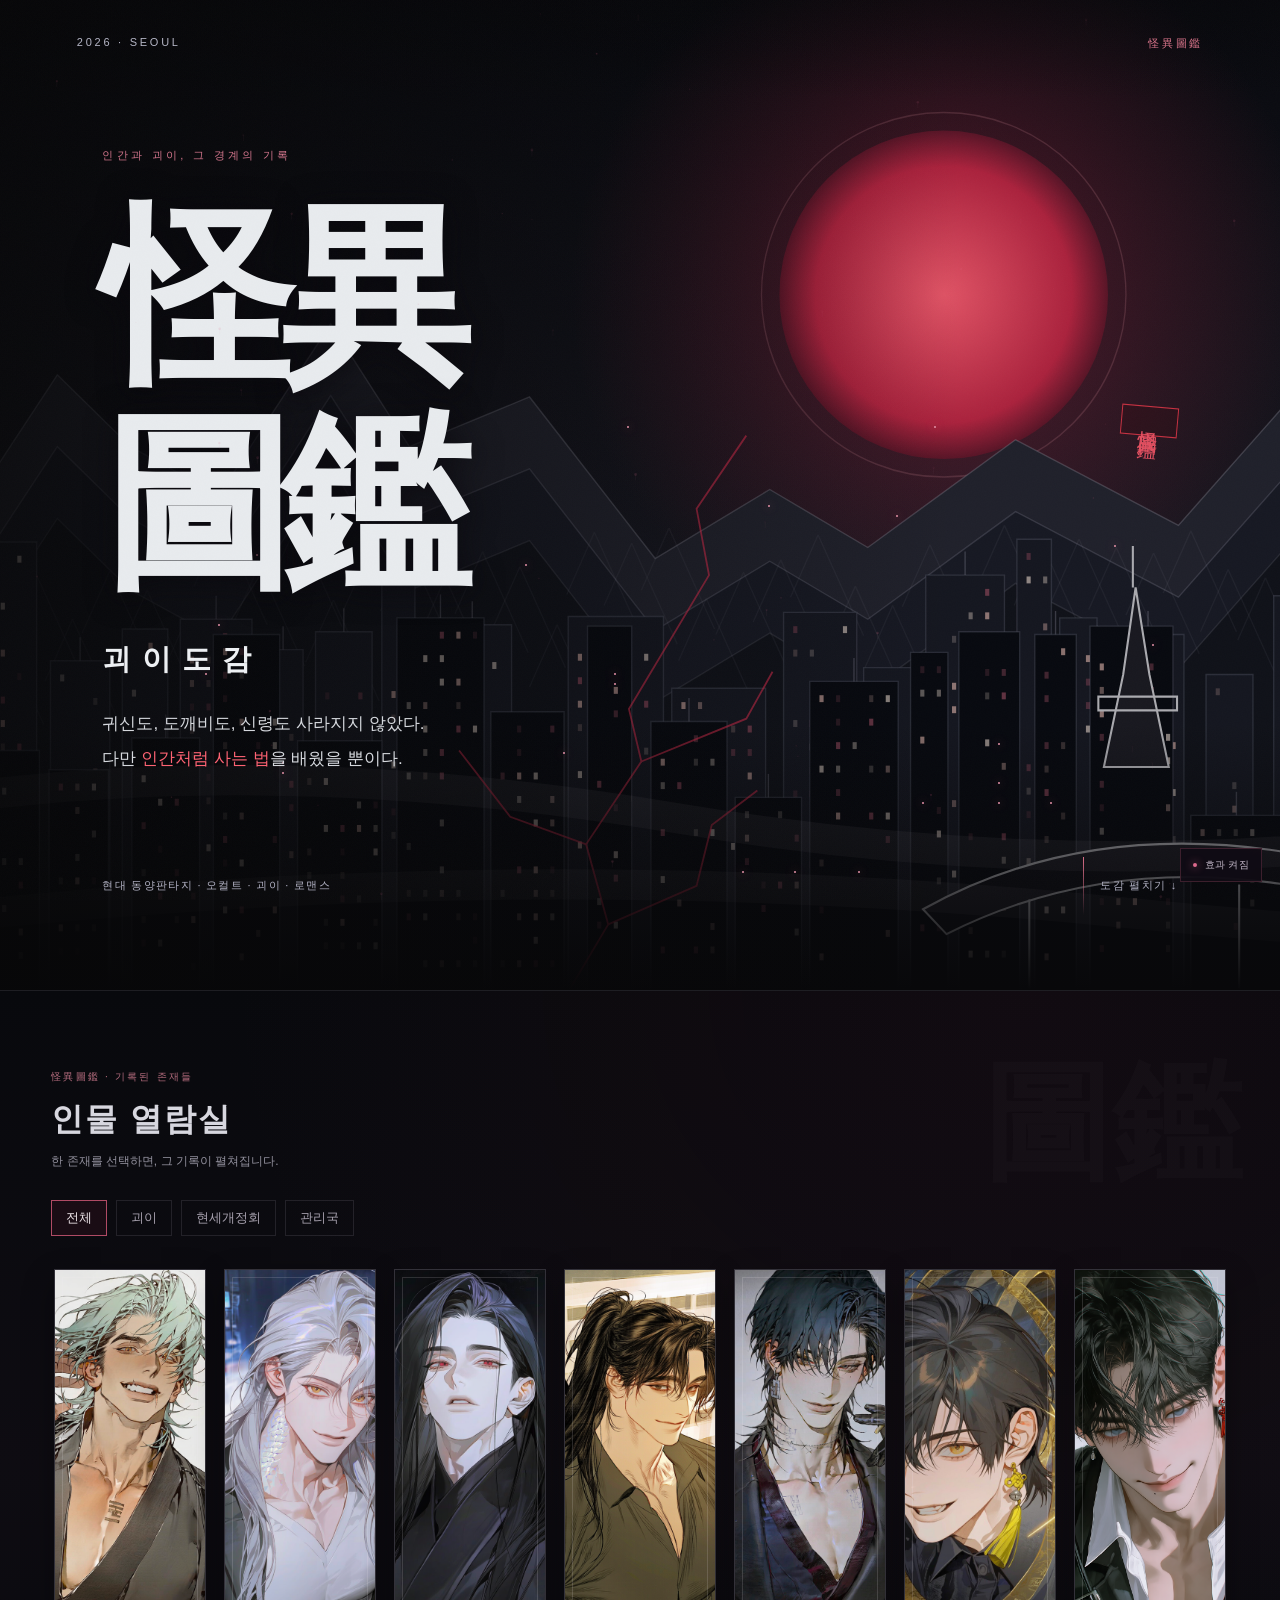
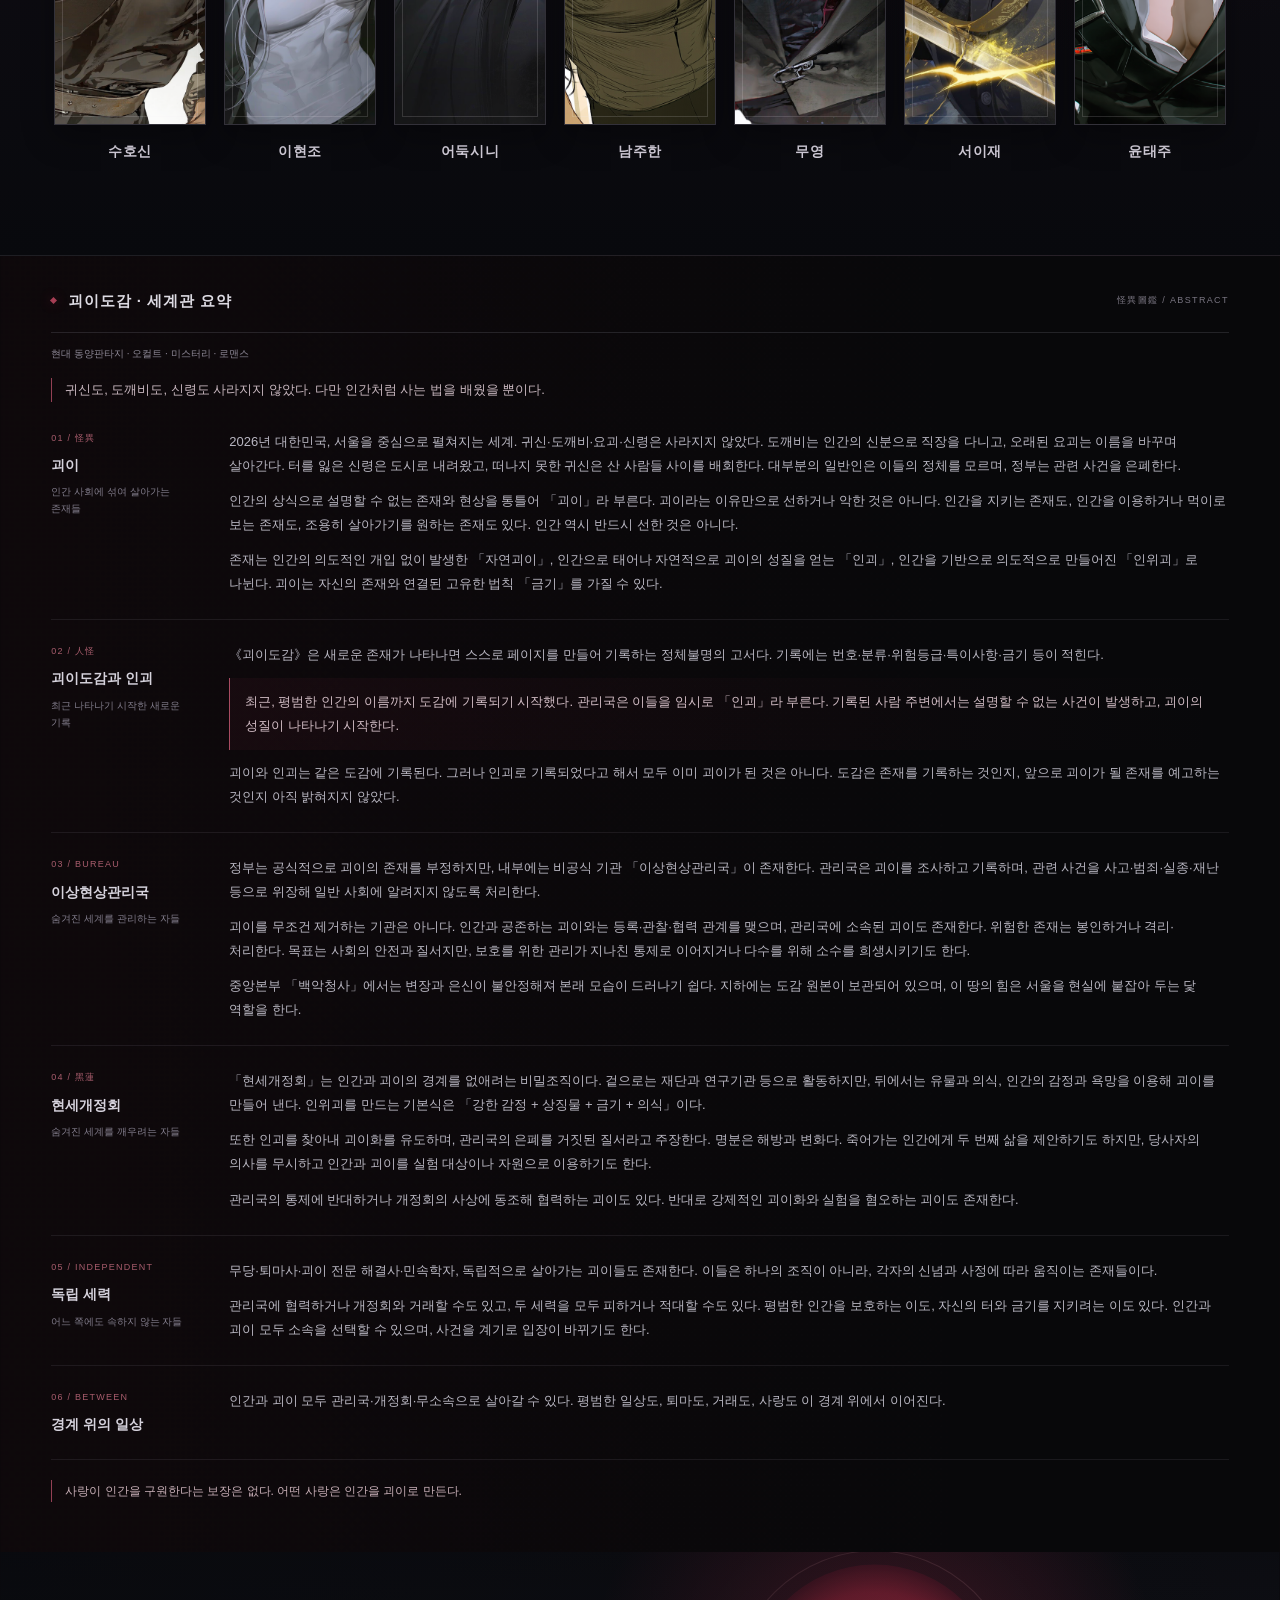
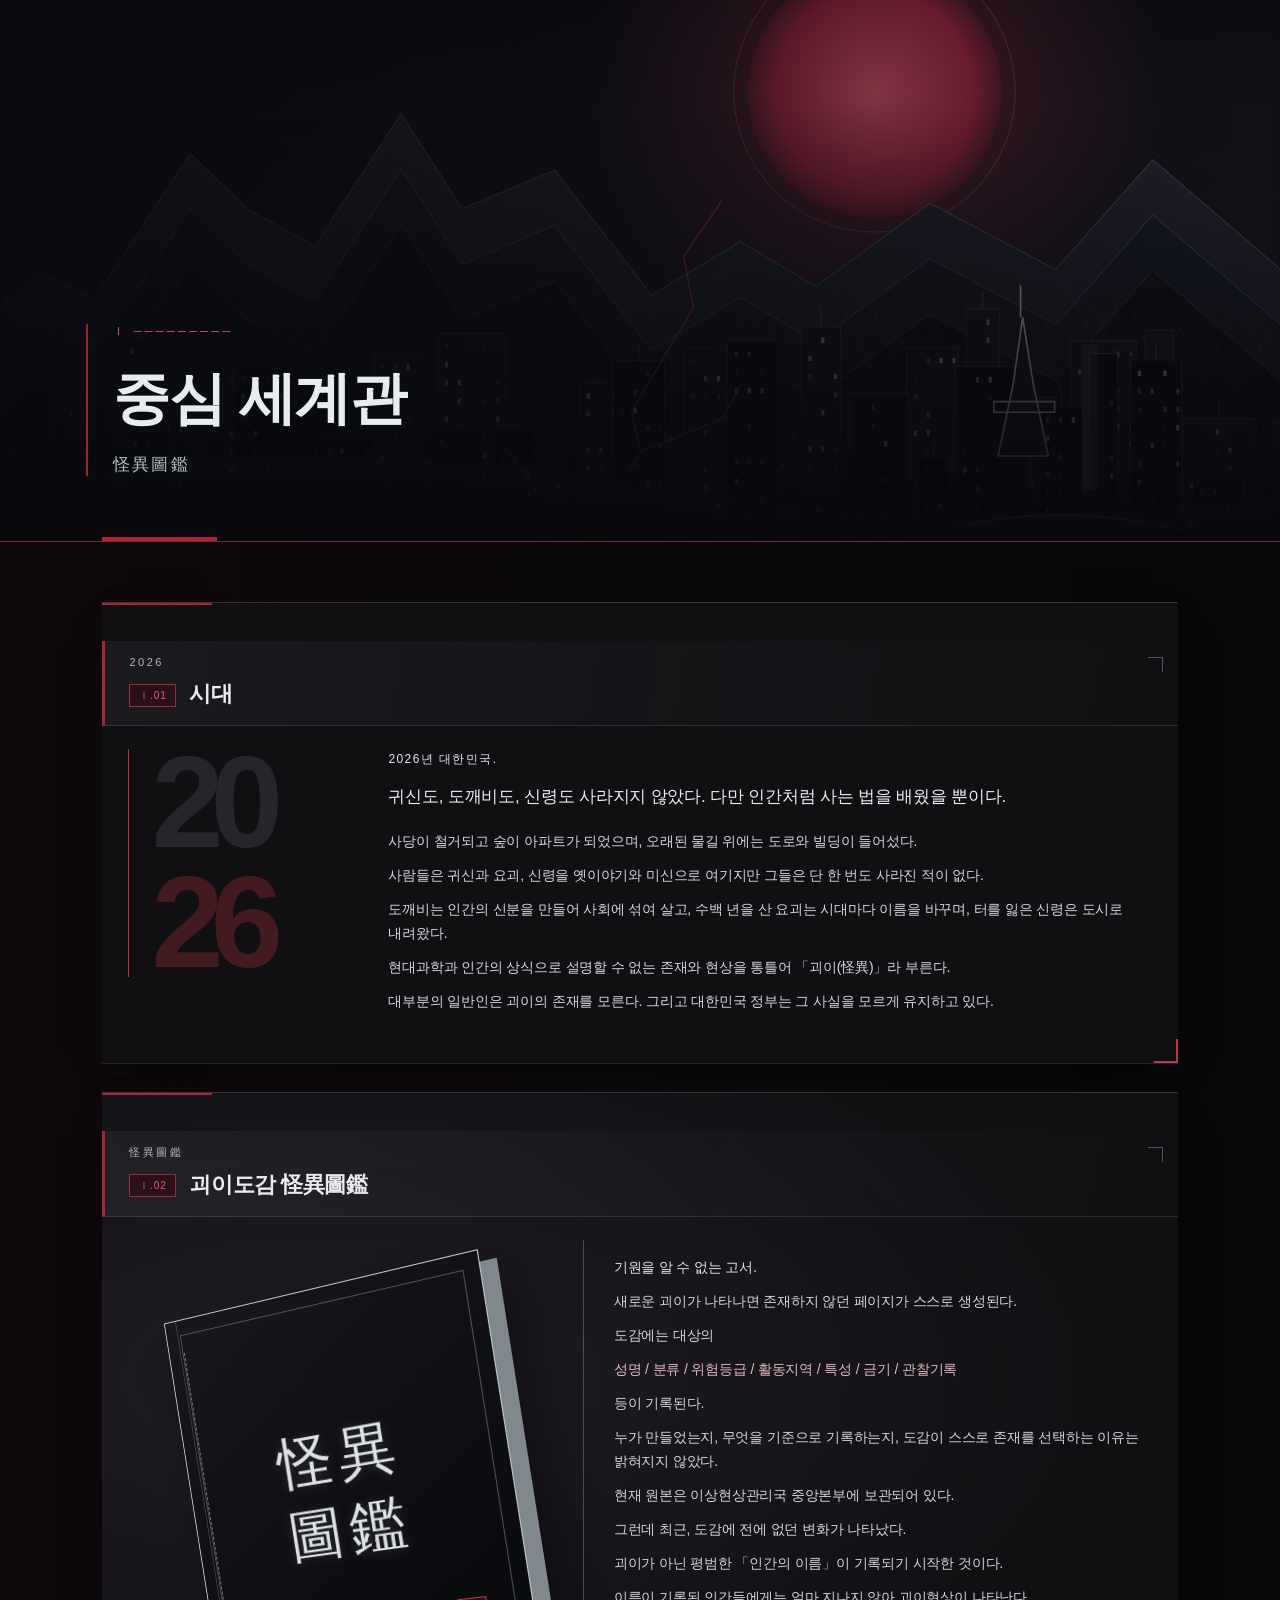
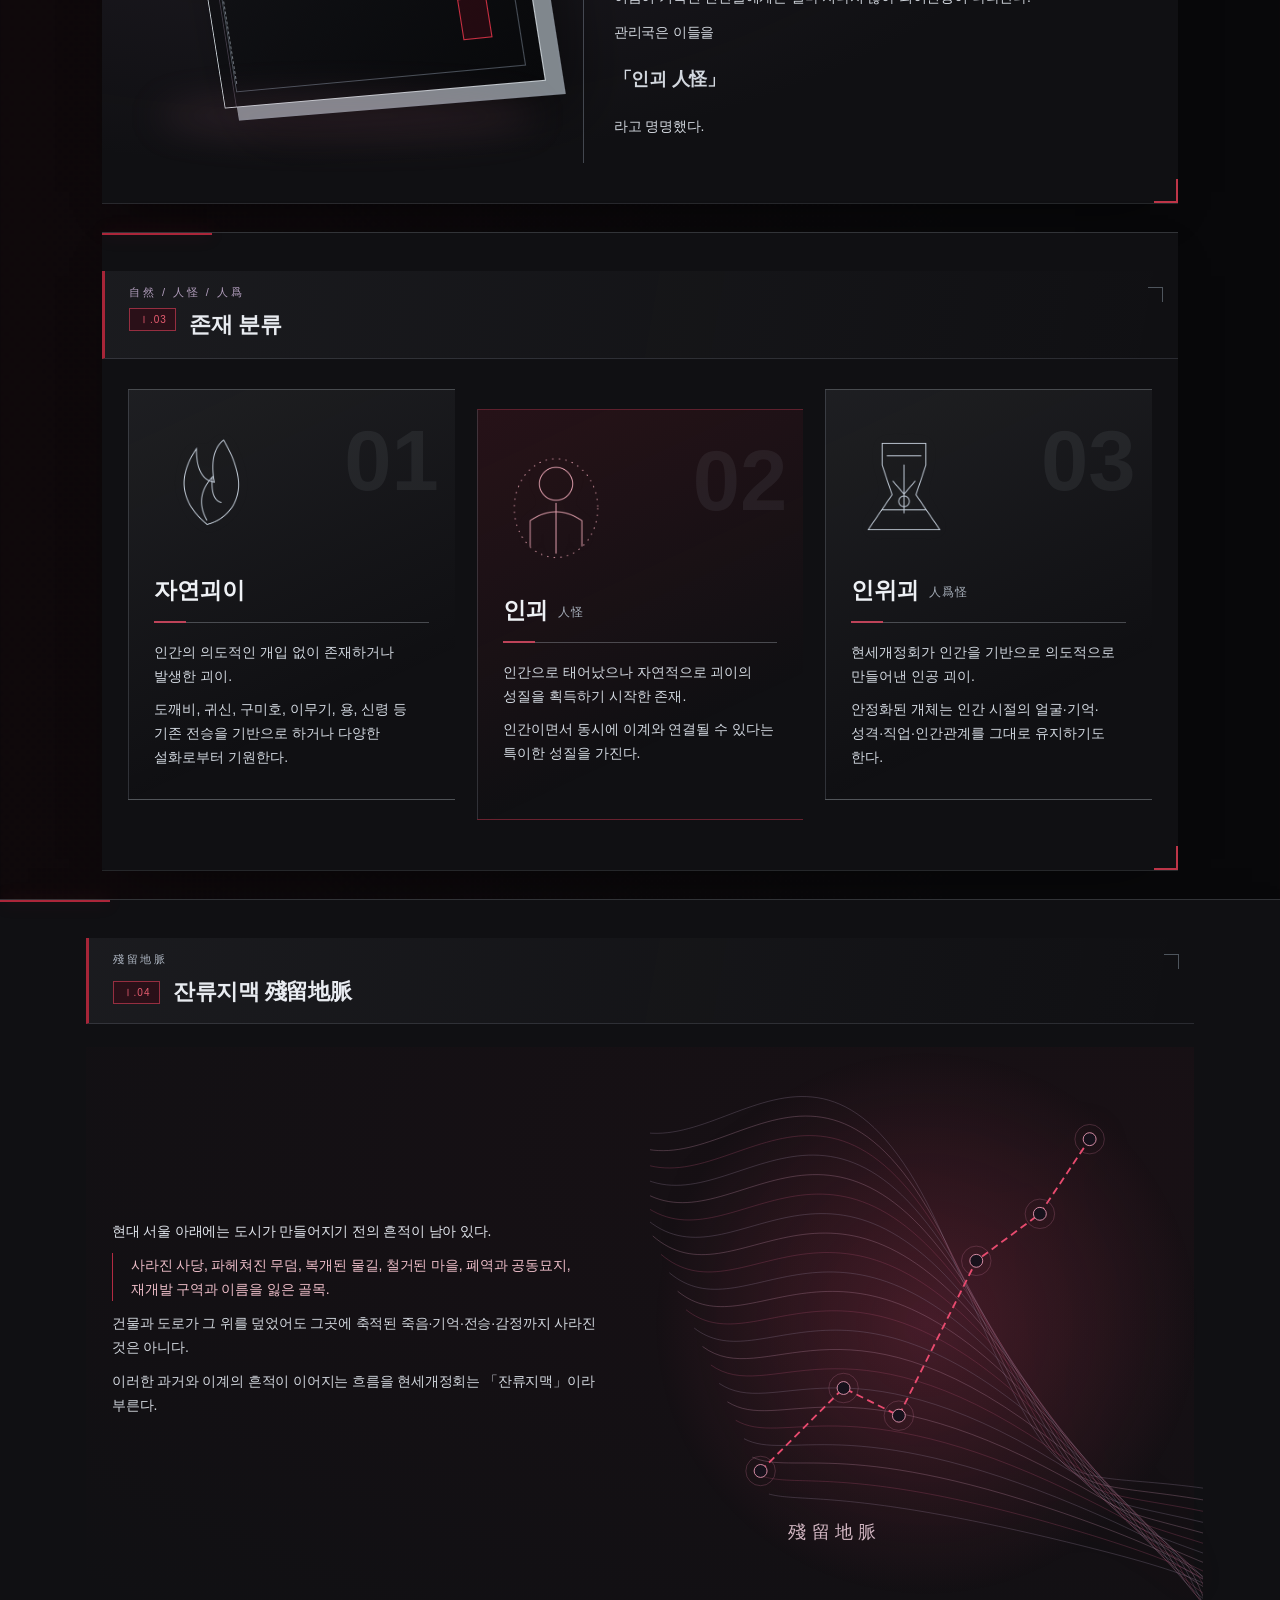
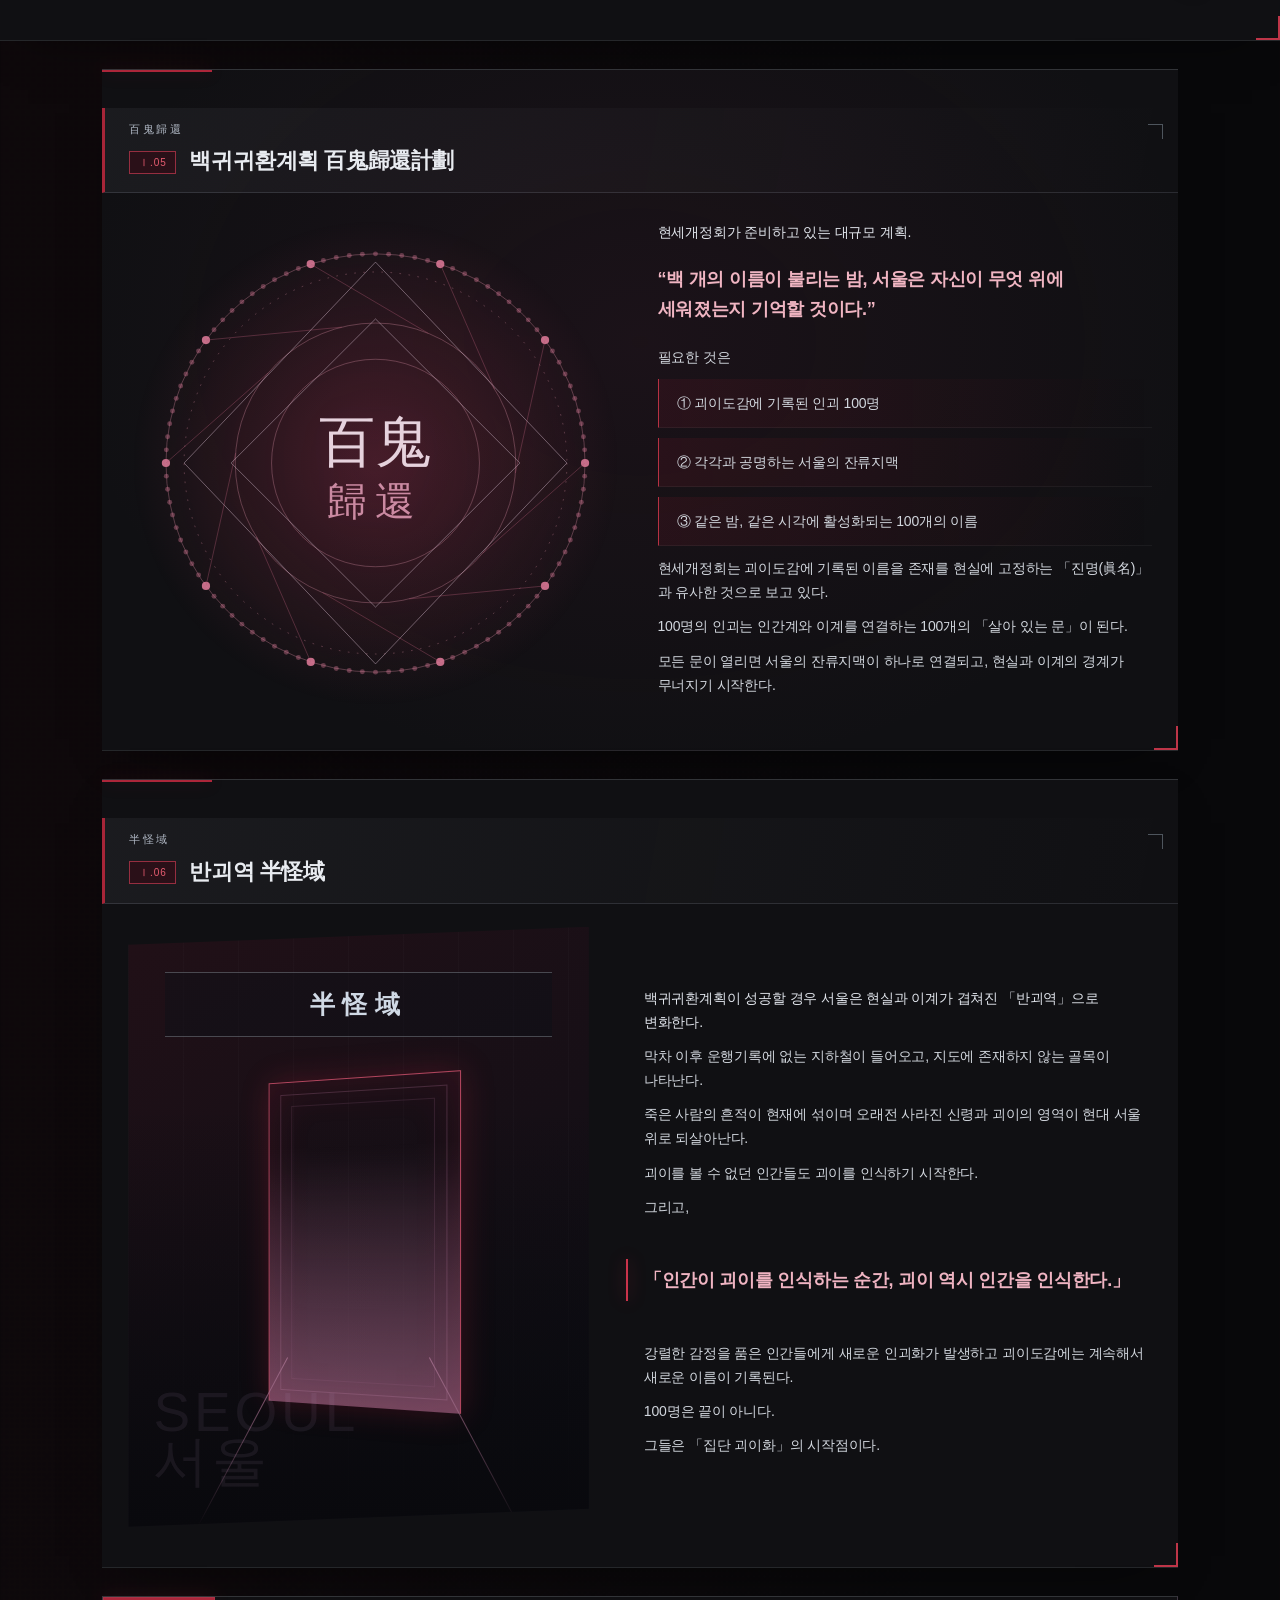
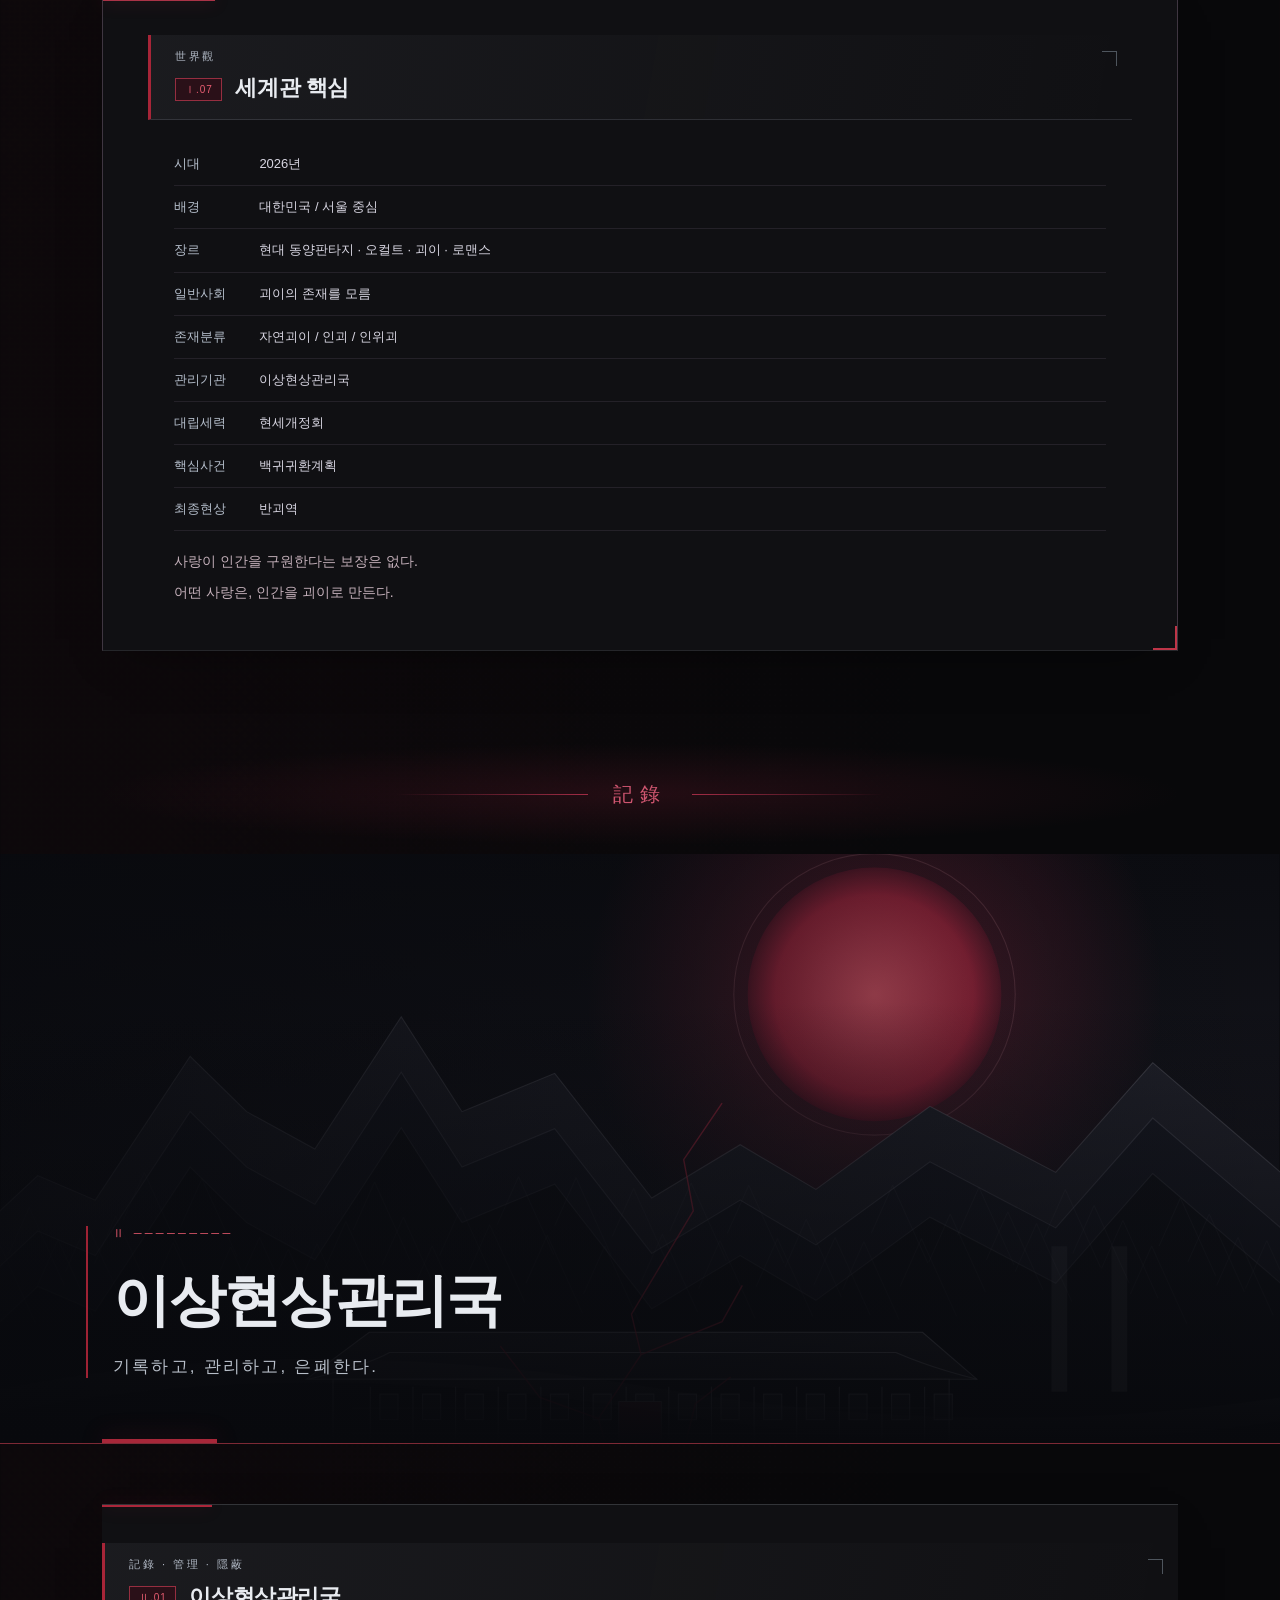
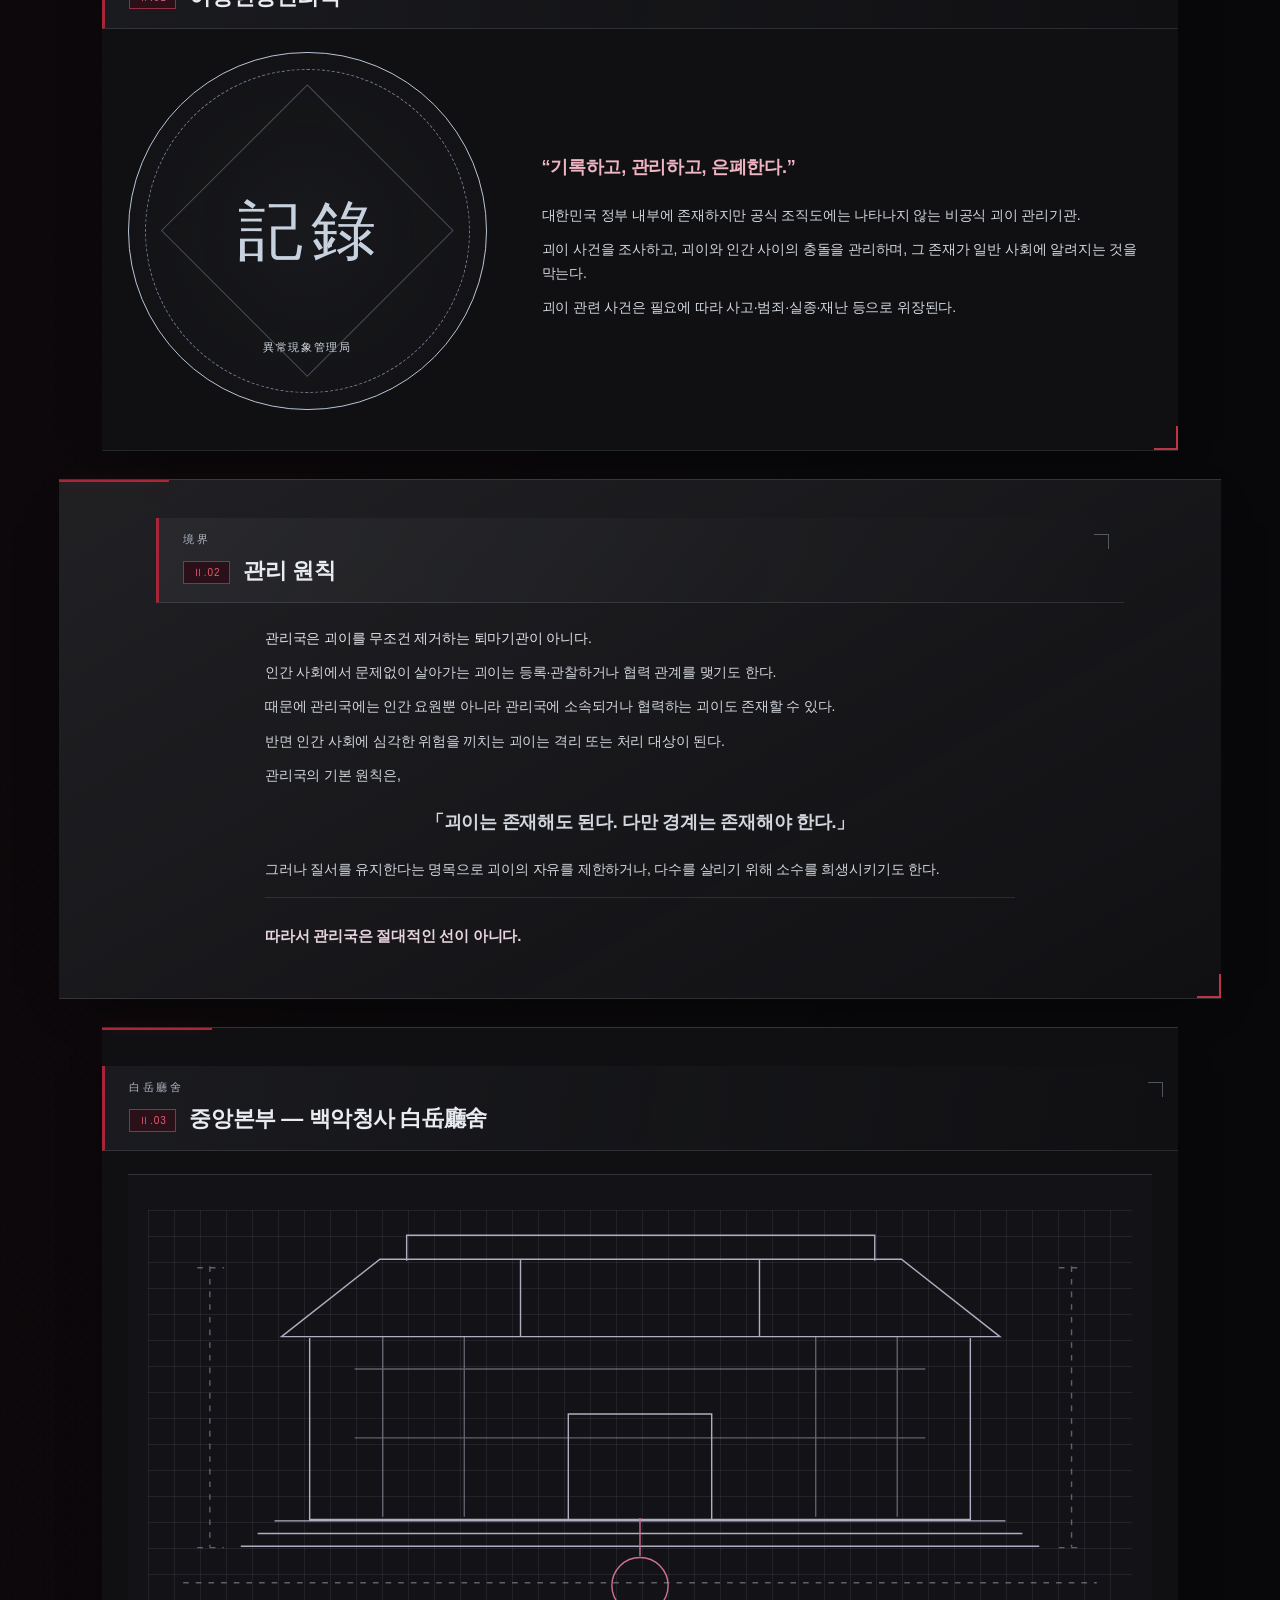
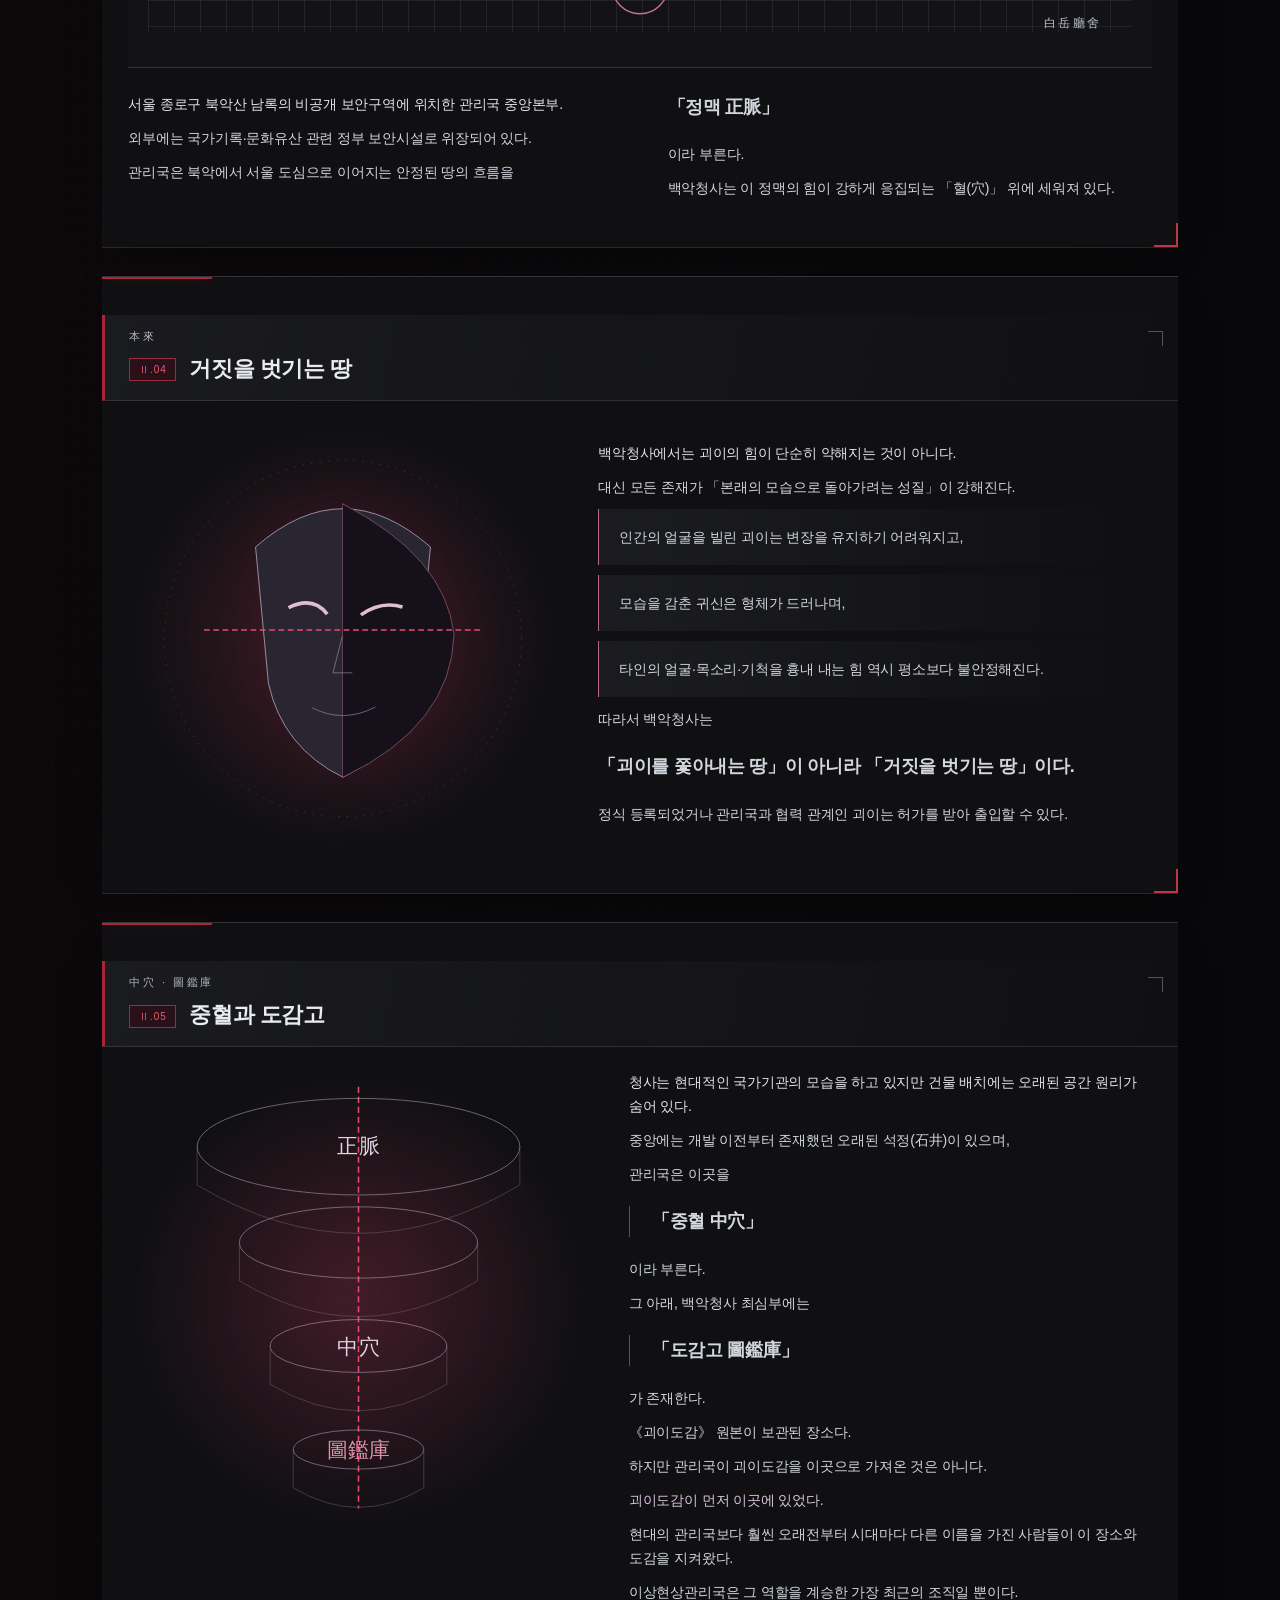
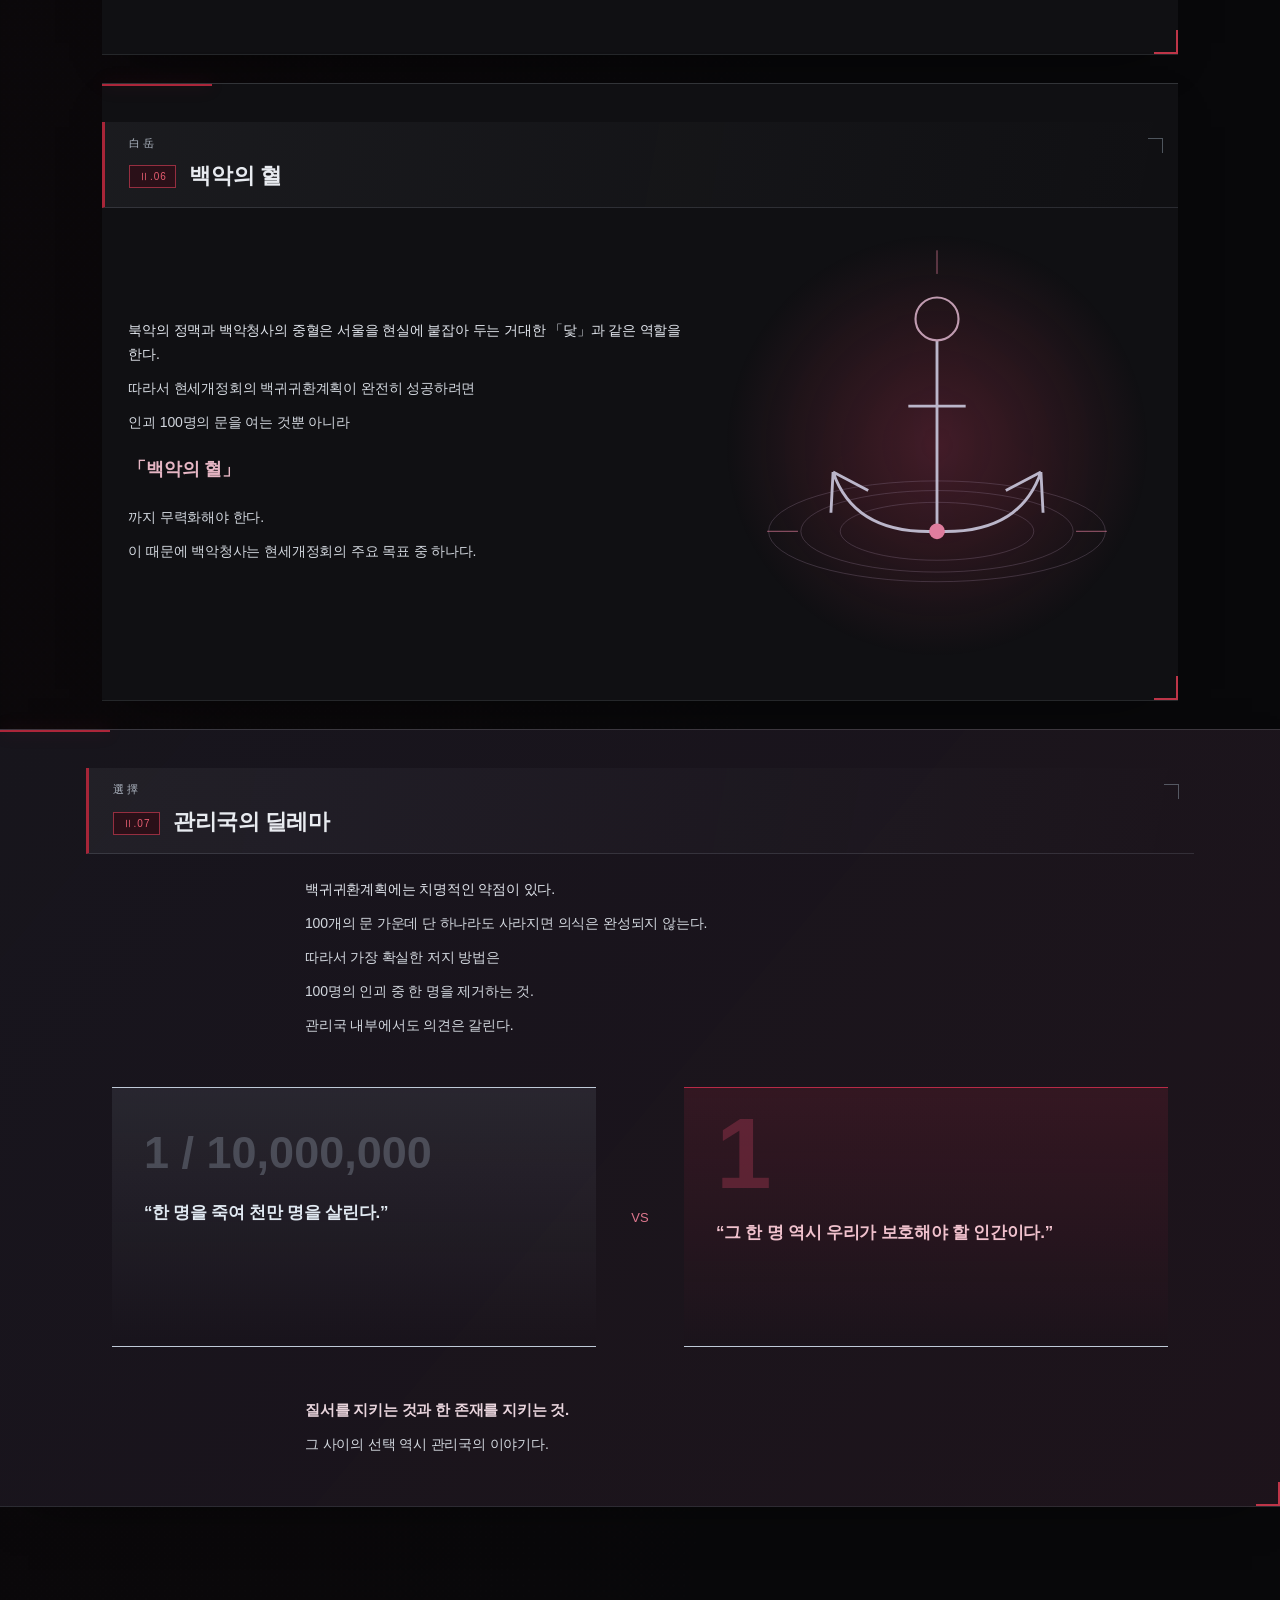
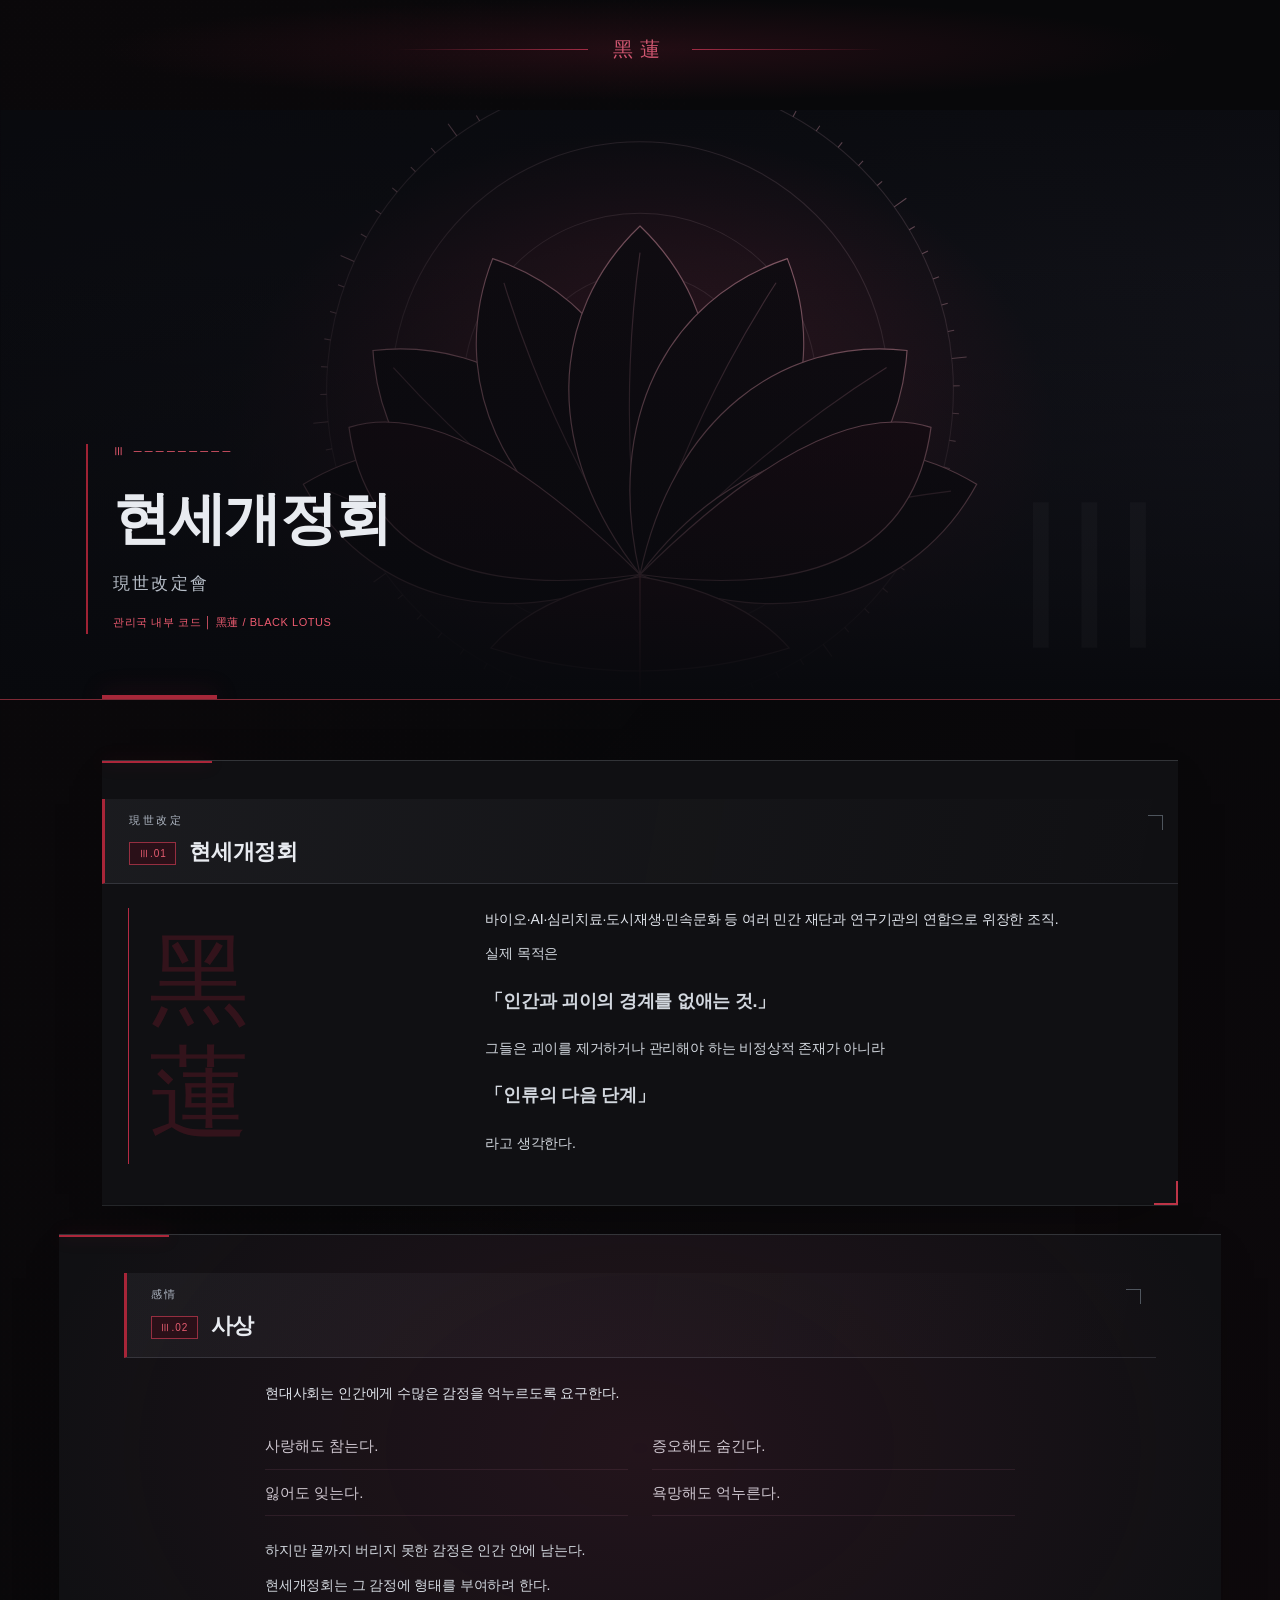
<file: umai-icons-fixed.html>
<!DOCTYPE html><html lang="ko"><head><meta charset="utf-8"/><meta content="width=device-width,initial-scale=1" name="viewport"/><meta content="#070708" name="theme-color"/><title>괴이도감 怪異圖鑑</title><link href="https://myaong-mood.github.io/Anomalies-book/gd-original-style-v2.css" rel="stylesheet"/><style>html,body{margin:0;width:100%;background:#07080c;color:#c8c3cf;font-family:Arial,sans-serif}*{box-sizing:border-box}.book{width:100%;max-width:1600px;margin:auto}.gd-person{min-width:0}.gd-person>summary{list-style:none;cursor:pointer}.gd-person>.gd-dialog{width:100%;max-width:none}.gd-person .gd-record{width:100%}.gd-person .gd-record-picture img{display:block;width:100%;height:auto;object-fit:contain}.gd-original-art{display:block;width:100%;height:auto}@media(max-width:700px){.gd-person .gd-record{display:block}.gd-person .gd-record-copy{width:100%}}</style></head><body><canvas aria-hidden="true" class="occult-dust"></canvas><button aria-label="움직이는 효과 끄기" aria-pressed="true" class="fx-control" type="button"><i></i><span>효과 켜짐</span></button><div aria-hidden="true" class="progress"></div><div aria-hidden="true" class="grain-overlay"></div><main class="book" id="top"><header class="cover"><div class="hero-art"><img class="gd-original-art" src="https://myaong-mood.github.io/Anomalies-book/gd-art-cover.svg" alt="붉은 달 아래 현대 서울과 오래된 지붕이 겹치는 도시 풍경" decoding="async"></div><div class="hero-top"><span>2026 · SEOUL</span><span>怪異圖鑑</span></div><div class="cover-content"><div class="eyebrow">인간과 괴이, 그 경계의 기록</div><div aria-hidden="true" class="hero-kanji"><span>怪異</span><span>圖鑑</span></div><h1 class="hero-title">괴이도감</h1><p class="hero-intro">귀신도, 도깨비도, 신령도 사라지지 않았다.<br/>다만 <em>인간처럼 사는 법</em>을 배웠을 뿐이다.</p></div><div aria-hidden="true" class="hero-seal">怪異圖鑑</div><div class="hero-bottom"><span>현대 동양판타지 · 오컬트 · 괴이 · 로맨스</span><a class="scroll-mark" href="#world">도감 펼치기 ↓</a></div><i aria-hidden="true" class="ember" style="left:23%;top:39%;animation-delay:-0s"></i><i aria-hidden="true" class="ember" style="left:60%;top:51%;animation-delay:-1s"></i><i aria-hidden="true" class="ember" style="left:22%;top:77%;animation-delay:-2s"></i><i aria-hidden="true" class="ember" style="left:67%;top:88%;animation-delay:-3s"></i><i aria-hidden="true" class="ember" style="left:58%;top:88%;animation-delay:-4s"></i><i aria-hidden="true" class="ember" style="left:49%;top:43%;animation-delay:-5s"></i><i aria-hidden="true" class="ember" style="left:82%;top:81%;animation-delay:-6s"></i><i aria-hidden="true" class="ember" style="left:21%;top:37%;animation-delay:-7s"></i><i aria-hidden="true" class="ember" style="left:72%;top:81%;animation-delay:-8s"></i><i aria-hidden="true" class="ember" style="left:78%;top:79%;animation-delay:-9s"></i><i aria-hidden="true" class="ember" style="left:20%;top:56%;animation-delay:-0s"></i><i aria-hidden="true" class="ember" style="left:16%;top:68%;animation-delay:-1s"></i><i aria-hidden="true" class="ember" style="left:19%;top:45%;animation-delay:-2s"></i><i aria-hidden="true" class="ember" style="left:73%;top:43%;animation-delay:-3s"></i><i aria-hidden="true" class="ember" style="left:90%;top:65%;animation-delay:-4s"></i><i aria-hidden="true" class="ember" style="left:22%;top:78%;animation-delay:-5s"></i><i aria-hidden="true" class="ember" style="left:44%;top:76%;animation-delay:-6s"></i><i aria-hidden="true" class="ember" style="left:78%;top:81%;animation-delay:-7s"></i><i aria-hidden="true" class="ember" style="left:62%;top:88%;animation-delay:-8s"></i><i aria-hidden="true" class="ember" style="left:70%;top:52%;animation-delay:-9s"></i><i aria-hidden="true" class="ember" style="left:87%;top:55%;animation-delay:-0s"></i><i aria-hidden="true" class="ember" style="left:48%;top:69%;animation-delay:-1s"></i><i aria-hidden="true" class="ember" style="left:17%;top:63%;animation-delay:-2s"></i><i aria-hidden="true" class="ember" style="left:78%;top:75%;animation-delay:-3s"></i><i aria-hidden="true" class="ember" style="left:41%;top:57%;animation-delay:-4s"></i><i aria-hidden="true" class="ember" style="left:48%;top:68%;animation-delay:-5s"></i></header><section aria-labelledby="gdArchiveTitle" class="gd-archive" id="gdCharacterArchive"><div class="gd-archive-head"><div><p class="gd-eyebrow">怪異圖鑑 · 기록된 존재들</p><h2 id="gdArchiveTitle">인물 열람실</h2><p class="gd-subtitle">한 존재를 선택하면, 그 기록이 펼쳐집니다.</p></div><div class="gd-controls"><button aria-label="이전 캐릭터" data-direction="-1" type="button">←</button><button aria-label="다음 캐릭터" data-direction="1" type="button">→</button></div></div><div aria-label="소속별 캐릭터 보기" class="gd-filters" role="group"><button aria-pressed="true" data-faction="전체" type="button">전체</button><button aria-pressed="false" data-faction="괴이" type="button">괴이</button><button aria-pressed="false" data-faction="현세개정회" type="button">현세개정회</button><button aria-pressed="false" data-faction="관리국" type="button">관리국</button></div><div aria-label="캐릭터 카드 목록" class="gd-track"><details class="gd-person" data-faction="괴이" id="gd-person-1"><summary aria-label="수호신 상세 기록 열기" class="gd-card"><span class="gd-portrait"><img alt="수호신" decoding="async" loading="lazy" src="https://myaong-mood.github.io/Anomalies-book/IMG_6944.png" style="--gd-position:80% 35%;object-position:80% 35%"/></span><span class="gd-card-name">수호신</span></summary><div class="gd-dialog"><div class="gd-record"><figure class="gd-record-picture"><img alt="수호신 원본" loading="lazy" src="https://myaong-mood.github.io/Anomalies-book/IMG_6944.png"/></figure><div class="gd-record-copy"><div class="gd-record-meta"><span>怪異圖鑑 · 인물 기록</span><span class="gd-record-seal">괴이</span></div><blockquote class="gd-record-quote">내가 있는데, 뭐가 그렇게 걱정이야.</blockquote><h2 class="gd-record-name">수호신</h2><p class="gd-record-alias">이름 미정</p><div class="gd-record-tags"><span>#장꾸력</span><span>#쾌남</span></div><p class="gd-record-description">장난기와 호쾌함을 함께 품은 수호신.</p><div class="gd-record-end">기록의 한 페이지</div></div></div></div></details><details class="gd-person" data-faction="괴이" id="gd-person-2"><summary aria-label="이현조 상세 기록 열기" class="gd-card"><span class="gd-portrait"><img alt="이현조" decoding="async" loading="lazy" src="https://myaong-mood.github.io/Anomalies-book/IMG_6819.png" style="--gd-position:52% 35%;object-position:52% 35%"/></span><span class="gd-card-name">이현조</span></summary><div class="gd-dialog"><div class="gd-record"><figure class="gd-record-picture"><img alt="이현조 원본" loading="lazy" src="https://myaong-mood.github.io/Anomalies-book/IMG_6819.png"/></figure><div class="gd-record-copy"><div class="gd-record-meta"><span>怪異圖鑑 · 인물 기록</span><span class="gd-record-seal">괴이</span></div><blockquote class="gd-record-quote">…그건 안 돼. 내 곁을 떠나는 건 허락 못 해.</blockquote><h2 class="gd-record-name">이현조</h2><p class="gd-record-alias">이무기 · 이겸</p><div class="gd-record-tags"><span>#능글맞은</span><span>#여유로운</span></div><p class="gd-record-description">천년을 살아도 당신 마음 하나는 몰라서, 무엇이든 내어주고도 놓아주는 법만은 모르는 이무기. 인간의 이름은 이현조, 괴이의 이름은 이겸.</p><div class="gd-record-end">기록의 한 페이지</div></div></div></div></details><details class="gd-person" data-faction="괴이" id="gd-person-3"><summary aria-label="어둑시니 상세 기록 열기" class="gd-card"><span class="gd-portrait"><img alt="어둑시니" decoding="async" loading="lazy" src="https://myaong-mood.github.io/Anomalies-book/IMG_6815.png" style="--gd-position:50% 35%;object-position:50% 35%"/></span><span class="gd-card-name">어둑시니</span></summary><div class="gd-dialog"><div class="gd-record"><figure class="gd-record-picture"><img alt="어둑시니 원본" loading="lazy" src="https://myaong-mood.github.io/Anomalies-book/IMG_6815.png"/></figure><div class="gd-record-copy"><div class="gd-record-meta"><span>怪異圖鑑 · 인물 기록</span><span class="gd-record-seal">괴이</span></div><blockquote class="gd-record-quote">귀문을 열어라. 숨어 사는 건 끝이다. 이제 인간이 눈치를 볼 차례지.</blockquote><h2 class="gd-record-name">어둑시니</h2><p class="gd-record-alias"></p><div class="gd-record-tags"><span>#스산한</span><span>#잔혹한</span><span>#괴이파</span></div><p class="gd-record-description">스산한 미소와 잔혹함을 품은 괴이. 어둠 속에서 마주한 존재.</p><div class="gd-record-end">기록의 한 페이지</div></div></div></div></details><details class="gd-person" data-faction="괴이" id="gd-person-4"><summary aria-label="남주한 상세 기록 열기" class="gd-card"><span class="gd-portrait"><img alt="남주한" decoding="async" loading="lazy" src="https://myaong-mood.github.io/Anomalies-book/IMG_6849.png" style="--gd-position:50% 35%;object-position:50% 35%"/></span><span class="gd-card-name">남주한</span></summary><div class="gd-dialog"><div class="gd-record"><figure class="gd-record-picture"><img alt="남주한 원본" loading="lazy" src="https://myaong-mood.github.io/Anomalies-book/IMG_6849.png"/></figure><div class="gd-record-copy"><div class="gd-record-meta"><span>怪異圖鑑 · 인물 기록</span><span class="gd-record-seal">괴이</span></div><blockquote class="gd-record-quote">우연히 만난 줄 알았어? 자기야, 우리 처음부터 우연 같은 건 없었어.</blockquote><h2 class="gd-record-name">남주한</h2><p class="gd-record-alias"></p><div class="gd-record-tags"><span>#인외남</span><span>#계략남</span><span>#후회남</span><span>#집착남</span><span>#장기연애</span></div><p class="gd-record-description">오래 이어진 사랑에 계략과 집착, 그리고 후회가 얽혀 있는 인외.</p><div class="gd-record-end">기록의 한 페이지</div></div></div></div></details><details class="gd-person" data-faction="현세개정회" id="gd-person-5"><summary aria-label="무영 상세 기록 열기" class="gd-card"><span class="gd-portrait"><img alt="무영" decoding="async" loading="lazy" src="https://myaong-mood.github.io/Anomalies-book/IMG_6832.png" style="--gd-position:50% 35%;object-position:50% 35%"/></span><span class="gd-card-name">무영</span></summary><div class="gd-dialog"><div class="gd-record"><figure class="gd-record-picture"><img alt="무영 원본" loading="lazy" src="https://myaong-mood.github.io/Anomalies-book/IMG_6832.png"/></figure><div class="gd-record-copy"><div class="gd-record-meta"><span>怪異圖鑑 · 인물 기록</span><span class="gd-record-seal">현세개정회</span></div><blockquote class="gd-record-quote">너 걱정한 거 아니야. …다치지만 말라고.</blockquote><h2 class="gd-record-name">무영</h2><p class="gd-record-alias"></p><div class="gd-record-tags"><span>#츤데레</span><span>#찌통</span></div><p class="gd-record-description">무심한 말 뒤에 쉽게 드러내지 못하는 마음을 감춘 현세개정회 소속.</p><div class="gd-record-end">기록의 한 페이지</div></div></div></div></details><details class="gd-person" data-faction="관리국" id="gd-person-6"><summary aria-label="서이재 상세 기록 열기" class="gd-card"><span class="gd-portrait"><img alt="서이재" decoding="async" loading="lazy" src="https://myaong-mood.github.io/Anomalies-book/IMG_6835.jpeg" style="--gd-position:50% 30%;object-position:50% 30%"/></span><span class="gd-card-name">서이재</span></summary><div class="gd-dialog"><div class="gd-record"><figure class="gd-record-picture"><img alt="서이재 원본" loading="lazy" src="https://myaong-mood.github.io/Anomalies-book/IMG_6835.jpeg"/></figure><div class="gd-record-copy"><div class="gd-record-meta"><span>怪異圖鑑 · 인물 기록</span><span class="gd-record-seal">관리국</span></div><blockquote class="gd-record-quote">일단 해보자. 내가 어떻게든 할 테니까.</blockquote><h2 class="gd-record-name">서이재</h2><p class="gd-record-alias">무당 · 퇴마사</p><div class="gd-record-tags"><span>#무당</span><span>#퇴마사</span><span>#재능러</span><span>#말괄량이</span></div><p class="gd-record-description">뛰어난 재능과 거침없는 기세를 가진 관리국의 무당이자 퇴마사.</p><div class="gd-record-end">기록의 한 페이지</div></div></div></div></details><details class="gd-person" data-faction="관리국" id="gd-person-7"><summary aria-label="윤태주 상세 기록 열기" class="gd-card"><span class="gd-portrait"><img alt="윤태주" decoding="async" loading="lazy" src="https://myaong-mood.github.io/Anomalies-book/IMG_6788.png" style="--gd-position:50% 28%;object-position:50% 28%"/></span><span class="gd-card-name">윤태주</span></summary><div class="gd-dialog"><div class="gd-record"><figure class="gd-record-picture"><img alt="윤태주 원본" loading="lazy" src="https://myaong-mood.github.io/Anomalies-book/IMG_6788.png"/></figure><div class="gd-record-copy"><div class="gd-record-meta"><span>怪異圖鑑 · 인물 기록</span><span class="gd-record-seal">관리국</span></div><blockquote class="gd-record-quote">세 번까지 부를 필요 없어요. 당신이 부르면, 난 첫 번째에 갈 테니까.</blockquote><h2 class="gd-record-name">윤태주</h2><p class="gd-record-alias">퇴마수석관</p><div class="gd-record-tags"><span>#파계무당</span><span>#능글남</span><span>#상사</span><span>#퇴마수석관</span><span>#자기희생남</span><span>#부르면오는남자</span></div><p class="gd-record-description">능글맞은 태도를 지닌 관리국의 퇴마수석관이자 파계무당. 부름에 응하는 마음에는 자기희생이 함께한다.</p><div class="gd-record-end">기록의 한 페이지</div></div></div></div></details></div><div class="gd-footnote">옆으로 넘겨 기록을 열람하세요.</div></section><section aria-labelledby="gdWorldBriefTitle" id="gdWorldBrief"><header class="gwb-head"><h2 id="gdWorldBriefTitle">괴이도감 · 세계관 요약</h2><span>怪異圖鑑 / ABSTRACT</span></header><p class="gwb-genre">현대 동양판타지 · 오컬트 · 미스터리 · 로맨스</p><blockquote class="gwb-intro">귀신도, 도깨비도, 신령도 사라지지 않았다. 다만 인간처럼 사는 법을 배웠을 뿐이다.</blockquote><article class="gwb-entry"><header class="gwb-title"><small>01 / 怪異</small><h3>괴이</h3><p>인간 사회에 섞여 살아가는 존재들</p></header><div class="gwb-copy"><p>2026년 대한민국, 서울을 중심으로 펼쳐지는 세계. 귀신·도깨비·요괴·신령은 사라지지 않았다. 도깨비는 인간의 신분으로 직장을 다니고, 오래된 요괴는 이름을 바꾸며 살아간다. 터를 잃은 신령은 도시로 내려왔고, 떠나지 못한 귀신은 산 사람들 사이를 배회한다. 대부분의 일반인은 이들의 정체를 모르며, 정부는 관련 사건을 은폐한다.</p><p>인간의 상식으로 설명할 수 없는 존재와 현상을 통틀어 「괴이」라 부른다. 괴이라는 이유만으로 선하거나 악한 것은 아니다. 인간을 지키는 존재도, 인간을 이용하거나 먹이로 보는 존재도, 조용히 살아가기를 원하는 존재도 있다. 인간 역시 반드시 선한 것은 아니다.</p><p>존재는 인간의 의도적인 개입 없이 발생한 「자연괴이」, 인간으로 태어나 자연적으로 괴이의 성질을 얻는 「인괴」, 인간을 기반으로 의도적으로 만들어진 「인위괴」로 나뉜다. 괴이는 자신의 존재와 연결된 고유한 법칙 「금기」를 가질 수 있다.</p></div></article><article class="gwb-entry"><header class="gwb-title"><small>02 / 人怪</small><h3>괴이도감과 인괴</h3><p>최근 나타나기 시작한 새로운 기록</p></header><div class="gwb-copy"><p>《괴이도감》은 새로운 존재가 나타나면 스스로 페이지를 만들어 기록하는 정체불명의 고서다. 기록에는 번호·분류·위험등급·특이사항·금기 등이 적힌다.</p><p class="gwb-notice">최근, 평범한 인간의 이름까지 도감에 기록되기 시작했다. 관리국은 이들을 임시로 「인괴」라 부른다. 기록된 사람 주변에서는 설명할 수 없는 사건이 발생하고, 괴이의 성질이 나타나기 시작한다.</p><p>괴이와 인괴는 같은 도감에 기록된다. 그러나 인괴로 기록되었다고 해서 모두 이미 괴이가 된 것은 아니다. 도감은 존재를 기록하는 것인지, 앞으로 괴이가 될 존재를 예고하는 것인지 아직 밝혀지지 않았다.</p></div></article><article class="gwb-entry"><header class="gwb-title"><small>03 / BUREAU</small><h3>이상현상관리국</h3><p>숨겨진 세계를 관리하는 자들</p></header><div class="gwb-copy"><p>정부는 공식적으로 괴이의 존재를 부정하지만, 내부에는 비공식 기관 「이상현상관리국」이 존재한다. 관리국은 괴이를 조사하고 기록하며, 관련 사건을 사고·범죄·실종·재난 등으로 위장해 일반 사회에 알려지지 않도록 처리한다.</p><p>괴이를 무조건 제거하는 기관은 아니다. 인간과 공존하는 괴이와는 등록·관찰·협력 관계를 맺으며, 관리국에 소속된 괴이도 존재한다. 위험한 존재는 봉인하거나 격리·처리한다. 목표는 사회의 안전과 질서지만, 보호를 위한 관리가 지나친 통제로 이어지거나 다수를 위해 소수를 희생시키기도 한다.</p><p>중앙본부 「백악청사」에서는 변장과 은신이 불안정해져 본래 모습이 드러나기 쉽다. 지하에는 도감 원본이 보관되어 있으며, 이 땅의 힘은 서울을 현실에 붙잡아 두는 닻 역할을 한다.</p></div></article><article class="gwb-entry"><header class="gwb-title"><small>04 / 黑蓮</small><h3>현세개정회</h3><p>숨겨진 세계를 깨우려는 자들</p></header><div class="gwb-copy"><p>「현세개정회」는 인간과 괴이의 경계를 없애려는 비밀조직이다. 겉으로는 재단과 연구기관 등으로 활동하지만, 뒤에서는 유물과 의식, 인간의 감정과 욕망을 이용해 괴이를 만들어 낸다. 인위괴를 만드는 기본식은 「강한 감정 + 상징물 + 금기 + 의식」이다.</p><p>또한 인괴를 찾아내 괴이화를 유도하며, 관리국의 은폐를 거짓된 질서라고 주장한다. 명분은 해방과 변화다. 죽어가는 인간에게 두 번째 삶을 제안하기도 하지만, 당사자의 의사를 무시하고 인간과 괴이를 실험 대상이나 자원으로 이용하기도 한다.</p><p>관리국의 통제에 반대하거나 개정회의 사상에 동조해 협력하는 괴이도 있다. 반대로 강제적인 괴이화와 실험을 혐오하는 괴이도 존재한다.</p></div></article><article class="gwb-entry"><header class="gwb-title"><small>05 / INDEPENDENT</small><h3>독립 세력</h3><p>어느 쪽에도 속하지 않는 자들</p></header><div class="gwb-copy"><p>무당·퇴마사·괴이 전문 해결사·민속학자, 독립적으로 살아가는 괴이들도 존재한다. 이들은 하나의 조직이 아니라, 각자의 신념과 사정에 따라 움직이는 존재들이다.</p><p>관리국에 협력하거나 개정회와 거래할 수도 있고, 두 세력을 모두 피하거나 적대할 수도 있다. 평범한 인간을 보호하는 이도, 자신의 터와 금기를 지키려는 이도 있다. 인간과 괴이 모두 소속을 선택할 수 있으며, 사건을 계기로 입장이 바뀌기도 한다.</p></div></article><article class="gwb-entry"><header class="gwb-title"><small>06 / BETWEEN</small><h3>경계 위의 일상</h3></header><div class="gwb-copy"><p>인간과 괴이 모두 관리국·개정회·무소속으로 살아갈 수 있다. 평범한 일상도, 퇴마도, 거래도, 사랑도 이 경계 위에서 이어진다.</p></div></article><p class="gwb-end">사랑이 인간을 구원한다는 보장은 없다. 어떤 사랑은 인간을 괴이로 만든다.</p></section><section aria-labelledby="title-world" class="chapter world" id="world"><header class="chapter-head"><div class="chapter-image"><img class="gd-original-art" src="https://myaong-mood.github.io/Anomalies-book/gd-art-seoul.svg" alt="붉은 달 아래 현대 서울과 오래된 지붕이 겹치는 도시 풍경" decoding="async"></div><div aria-hidden="true" class="chapter-watermark">Ⅰ</div><div class="chapter-heading"><div class="chapter-number">Ⅰ ─────────</div><h2 class="chapter-title" id="title-world">중심 세계관</h2><div class="chapter-sub">怪異圖鑑</div></div></header><article class="article article-cinematic type-era"><header class="article-heading"><div aria-hidden="true" class="section-hanja">2026</div><h3><small>Ⅰ.01</small>시대</h3></header><div class="composition"><div class="visual-scene"><div aria-hidden="true" class="date-monument"><span>20</span><span>26</span></div></div><div class="article-copy"><p>2026년 대한민국.</p><p>귀신도, 도깨비도, 신령도 사라지지 않았다. 다만 인간처럼 사는 법을 배웠을 뿐이다.</p><p>사당이 철거되고 숲이 아파트가 되었으며, 오래된 물길 위에는 도로와 빌딩이 들어섰다.</p><p>사람들은 귀신과 요괴, 신령을 옛이야기와 미신으로 여기지만 그들은 단 한 번도 사라진 적이 없다.</p><p>도깨비는 인간의 신분을 만들어 사회에 섞여 살고, 수백 년을 산 요괴는 시대마다 이름을 바꾸며, 터를 잃은 신령은 도시로 내려왔다.</p><p>현대과학과 인간의 상식으로 설명할 수 없는 존재와 현상을 통틀어 「괴이(怪異)」라 부른다.</p><p>대부분의 일반인은 괴이의 존재를 모른다. 그리고 대한민국 정부는 그 사실을 모르게 유지하고 있다.</p></div></div></article><article class="article article-cinematic type-manuscript"><header class="article-heading"><div aria-hidden="true" class="section-hanja">怪異圖鑑</div><h3><small>Ⅰ.02</small>괴이도감 怪異圖鑑</h3></header><div class="composition"><div class="visual-scene"><div aria-hidden="true" class="codex-object"><div class="codex-pages"></div><div class="codex-cover"><span>怪異<br/>圖鑑</span><i></i></div><div class="codex-thread"></div></div></div><div class="article-copy"><p>기원을 알 수 없는 고서.</p><p>새로운 괴이가 나타나면 존재하지 않던 페이지가 스스로 생성된다.</p><p>도감에는 대상의</p><p class="tagline">성명 / 분류 / 위험등급 / 활동지역 / 특성 / 금기 / 관찰기록</p><p>등이 기록된다.</p><p>누가 만들었는지, 무엇을 기준으로 기록하는지, 도감이 스스로 존재를 선택하는 이유는 밝혀지지 않았다.</p><p>현재 원본은 이상현상관리국 중앙본부에 보관되어 있다.</p><p>그런데 최근, 도감에 전에 없던 변화가 나타났다.</p><p>괴이가 아닌 평범한 「인간의 이름」이 기록되기 시작한 것이다.</p><p>이름이 기록된 인간들에게는 얼마 지나지 않아 괴이현상이 나타난다.</p><p>관리국은 이들을</p><p class="phrase">「인괴 人怪」</p><p>라고 명명했다.</p></div></div></article><article class="article article-cinematic type-taxonomy"><header class="article-heading"><div aria-hidden="true" class="section-hanja">自然 / 人怪 / 人爲</div><h3><small>Ⅰ.03</small>존재 분류</h3></header><div class="composition"><div class="article-copy"><div class="entry-grid"><div class="entry-sheet"><div class="entry-art"><img class="glyph gd-compatible-icon" src="https://myaong-mood.github.io/Anomalies-book/gd-icon-01.png" width="160" height="175" style="display:block;max-width:100%;width:106px;height:116px;object-fit:contain;" alt="" decoding="async"></div><div class="entry-number">01</div><h4>자연괴이</h4><p>인간의 의도적인 개입 없이 존재하거나 발생한 괴이.</p><p>도깨비, 귀신, 구미호, 이무기, 용, 신령 등 기존 전승을 기반으로 하거나 다양한 설화로부터 기원한다.</p></div><div class="entry-sheet"><div class="entry-art"><img class="glyph gd-compatible-icon" src="https://myaong-mood.github.io/Anomalies-book/gd-icon-02.png" width="160" height="175" style="display:block;max-width:100%;width:106px;height:116px;object-fit:contain;" alt="" decoding="async"></div><div class="entry-number">02</div><h4>인괴 <span class="taxon-hanja">人怪</span></h4><p>인간으로 태어났으나 자연적으로 괴이의 성질을 획득하기 시작한 존재.</p><p>인간이면서 동시에 이계와 연결될 수 있다는 특이한 성질을 가진다.</p></div><div class="entry-sheet"><div class="entry-art"><img class="glyph gd-compatible-icon" src="https://myaong-mood.github.io/Anomalies-book/gd-icon-03.png" width="160" height="175" style="display:block;max-width:100%;width:106px;height:116px;object-fit:contain;" alt="" decoding="async"></div><div class="entry-number">03</div><h4>인위괴 <span class="taxon-hanja">人爲怪</span></h4><p>현세개정회가 인간을 기반으로 의도적으로 만들어낸 인공 괴이.</p><p>안정화된 개체는 인간 시절의 얼굴·기억·성격·직업·인간관계를 그대로 유지하기도 한다.</p></div></div></div></div></article><article class="article article-cinematic type-geography"><header class="article-heading"><div aria-hidden="true" class="section-hanja">殘留地脈</div><h3><small>Ⅰ.04</small>잔류지맥 殘留地脈</h3></header><div class="composition"><div class="visual-scene"><img class="body-graphic map-graphic gd-compatible-icon" src="https://myaong-mood.github.io/Anomalies-book/gd-diagram-04.svg" width="600" height="600" style="display:block;max-width:100%;width:100%;height:auto;" alt="" decoding="async"></div><div class="article-copy"><p>현대 서울 아래에는 도시가 만들어지기 전의 흔적이 남아 있다.</p><p>사라진 사당, 파헤쳐진 무덤, 복개된 물길, 철거된 마을, 폐역과 공동묘지, 재개발 구역과 이름을 잃은 골목.</p><p>건물과 도로가 그 위를 덮었어도 그곳에 축적된 죽음·기억·전승·감정까지 사라진 것은 아니다.</p><p>이러한 과거와 이계의 흔적이 이어지는 흐름을 현세개정회는 「잔류지맥」이라 부른다.</p></div></div></article><article class="article article-cinematic type-ritual"><header class="article-heading"><div aria-hidden="true" class="section-hanja">百鬼歸還</div><h3><small>Ⅰ.05</small>백귀귀환계획 百鬼歸還計劃</h3></header><div class="composition"><div class="visual-scene"><img class="body-graphic ritual-graphic gd-compatible-icon" src="https://myaong-mood.github.io/Anomalies-book/gd-diagram-05.svg" width="600" height="600" style="display:block;max-width:100%;width:100%;height:auto;" alt="" decoding="async"></div><div class="article-copy"><p>현세개정회가 준비하고 있는 대규모 계획.</p><blockquote>“백 개의 이름이 불리는 밤, 서울은 자신이 무엇 위에 세워졌는지 기억할 것이다.”</blockquote><p>필요한 것은</p><p class="step">① 괴이도감에 기록된 인괴 100명</p><p class="step">② 각각과 공명하는 서울의 잔류지맥</p><p class="step">③ 같은 밤, 같은 시각에 활성화되는 100개의 이름</p><p>현세개정회는 괴이도감에 기록된 이름을 존재를 현실에 고정하는 「진명(眞名)」과 유사한 것으로 보고 있다.</p><p>100명의 인괴는 인간계와 이계를 연결하는 100개의 「살아 있는 문」이 된다.</p><p>모든 문이 열리면 서울의 잔류지맥이 하나로 연결되고, 현실과 이계의 경계가 무너지기 시작한다.</p></div></div></article><article class="article article-cinematic type-overlap"><header class="article-heading"><div aria-hidden="true" class="section-hanja">半怪域</div><h3><small>Ⅰ.06</small>반괴역 半怪域</h3></header><div class="composition"><div class="visual-scene"><div aria-hidden="true" class="liminal-city"><div class="station-sign">半怪域</div><div class="doorway"><div class="doorlight"></div></div><div class="road-line"></div><div class="road-line second"></div><div class="city-echo">SEOUL<br/>서울</div></div></div><div class="article-copy"><p>백귀귀환계획이 성공할 경우 서울은 현실과 이계가 겹쳐진 「반괴역」으로 변화한다.</p><p>막차 이후 운행기록에 없는 지하철이 들어오고, 지도에 존재하지 않는 골목이 나타난다.</p><p>죽은 사람의 흔적이 현재에 섞이며 오래전 사라진 신령과 괴이의 영역이 현대 서울 위로 되살아난다.</p><p>괴이를 볼 수 없던 인간들도 괴이를 인식하기 시작한다.</p><p>그리고,</p><p class="phrase">「인간이 괴이를 인식하는 순간, 괴이 역시 인간을 인식한다.」</p><p>강렬한 감정을 품은 인간들에게 새로운 인괴화가 발생하고 괴이도감에는 계속해서 새로운 이름이 기록된다.</p><p>100명은 끝이 아니다.</p><p>그들은 「집단 괴이화」의 시작점이다.</p></div></div></article><article class="article article-cinematic type-ledger"><header class="article-heading"><div aria-hidden="true" class="section-hanja">世界觀</div><h3><small>Ⅰ.07</small>세계관 핵심</h3></header><div class="composition"><div class="article-copy"><table style="display:table;width:100%;border-collapse:collapse;table-layout:fixed;font-family:inherit;font-size:13px;line-height:1.7;text-align:left;margin:0 0 18px"><tbody><tr><td style="width:85px;padding:10px 0;border-bottom:1px solid #98859f26;color:#b4bdca;vertical-align:top">시대</td><td style="padding:10px 0;border-bottom:1px solid #98859f26;color:#d8d6e2;vertical-align:top;word-break:keep-all">2026년</td></tr><tr><td style="width:85px;padding:10px 0;border-bottom:1px solid #98859f26;color:#b4bdca;vertical-align:top">배경</td><td style="padding:10px 0;border-bottom:1px solid #98859f26;color:#d8d6e2;vertical-align:top;word-break:keep-all">대한민국 / 서울 중심</td></tr><tr><td style="width:85px;padding:10px 0;border-bottom:1px solid #98859f26;color:#b4bdca;vertical-align:top">장르</td><td style="padding:10px 0;border-bottom:1px solid #98859f26;color:#d8d6e2;vertical-align:top;word-break:keep-all">현대 동양판타지 · 오컬트 · 괴이 · 로맨스</td></tr><tr><td style="width:85px;padding:10px 0;border-bottom:1px solid #98859f26;color:#b4bdca;vertical-align:top">일반사회</td><td style="padding:10px 0;border-bottom:1px solid #98859f26;color:#d8d6e2;vertical-align:top;word-break:keep-all">괴이의 존재를 모름</td></tr><tr><td style="width:85px;padding:10px 0;border-bottom:1px solid #98859f26;color:#b4bdca;vertical-align:top">존재분류</td><td style="padding:10px 0;border-bottom:1px solid #98859f26;color:#d8d6e2;vertical-align:top;word-break:keep-all">자연괴이 / 인괴 / 인위괴</td></tr><tr><td style="width:85px;padding:10px 0;border-bottom:1px solid #98859f26;color:#b4bdca;vertical-align:top">관리기관</td><td style="padding:10px 0;border-bottom:1px solid #98859f26;color:#d8d6e2;vertical-align:top;word-break:keep-all">이상현상관리국</td></tr><tr><td style="width:85px;padding:10px 0;border-bottom:1px solid #98859f26;color:#b4bdca;vertical-align:top">대립세력</td><td style="padding:10px 0;border-bottom:1px solid #98859f26;color:#d8d6e2;vertical-align:top;word-break:keep-all">현세개정회</td></tr><tr><td style="width:85px;padding:10px 0;border-bottom:1px solid #98859f26;color:#b4bdca;vertical-align:top">핵심사건</td><td style="padding:10px 0;border-bottom:1px solid #98859f26;color:#d8d6e2;vertical-align:top;word-break:keep-all">백귀귀환계획</td></tr><tr><td style="width:85px;padding:10px 0;border-bottom:1px solid #98859f26;color:#b4bdca;vertical-align:top">최종현상</td><td style="padding:10px 0;border-bottom:1px solid #98859f26;color:#d8d6e2;vertical-align:top;word-break:keep-all">반괴역</td></tr></tbody></table><p class="compact-emphasis quiet-epilogue">사랑이 인간을 구원한다는 보장은 없다.</p><p class="compact-emphasis quiet-epilogue">어떤 사랑은, 인간을 괴이로 만든다.</p></div></div></article></section><div aria-hidden="true" class="divider"><span>記錄</span></div><section aria-labelledby="title-bureau" class="chapter bureau" id="bureau"><header class="chapter-head"><div class="chapter-image"><img class="gd-original-art" src="https://myaong-mood.github.io/Anomalies-book/gd-art-bureau.svg" alt="은빛 산줄기 아래 자리한 백악청사 형상의 풍경" decoding="async"></div><div aria-hidden="true" class="chapter-watermark">Ⅱ</div><div class="chapter-heading"><div class="chapter-number">Ⅱ ─────────</div><h2 class="chapter-title" id="title-bureau">이상현상관리국</h2><div class="chapter-sub">기록하고, 관리하고, 은폐한다.</div></div></header><article class="article article-cinematic type-agency"><header class="article-heading"><div aria-hidden="true" class="section-hanja">記錄 · 管理 · 隱蔽</div><h3><small>Ⅱ.01</small>이상현상관리국</h3></header><div class="composition"><div class="visual-scene"><div aria-hidden="true" class="bureau-seal"><div class="seal-diamond"></div><span>記</span><span>錄</span><i>異常現象管理局</i></div></div><div class="article-copy"><blockquote>“기록하고, 관리하고, 은폐한다.”</blockquote><p>대한민국 정부 내부에 존재하지만 공식 조직도에는 나타나지 않는 비공식 괴이 관리기관.</p><p>괴이 사건을 조사하고, 괴이와 인간 사이의 충돌을 관리하며, 그 존재가 일반 사회에 알려지는 것을 막는다.</p><p>괴이 관련 사건은 필요에 따라 사고·범죄·실종·재난 등으로 위장된다.</p></div></div></article><article class="article article-cinematic type-oath"><header class="article-heading"><div aria-hidden="true" class="section-hanja">境界</div><h3><small>Ⅱ.02</small>관리 원칙</h3></header><div class="composition"><div class="article-copy"><p>관리국은 괴이를 무조건 제거하는 퇴마기관이 아니다.</p><p>인간 사회에서 문제없이 살아가는 괴이는 등록·관찰하거나 협력 관계를 맺기도 한다.</p><p>때문에 관리국에는 인간 요원뿐 아니라 관리국에 소속되거나 협력하는 괴이도 존재할 수 있다.</p><p>반면 인간 사회에 심각한 위험을 끼치는 괴이는 격리 또는 처리 대상이 된다.</p><p>관리국의 기본 원칙은,</p><p class="phrase">「괴이는 존재해도 된다. 다만 경계는 존재해야 한다.」</p><p>그러나 질서를 유지한다는 명목으로 괴이의 자유를 제한하거나, 다수를 살리기 위해 소수를 희생시키기도 한다.</p><p class="compact-emphasis">따라서 관리국은 절대적인 선이 아니다.</p></div></div></article><article class="article article-cinematic type-architecture"><header class="article-heading"><div aria-hidden="true" class="section-hanja">白岳廳舍</div><h3><small>Ⅱ.03</small>중앙본부 ― 백악청사 白岳廳舍</h3></header><div class="composition"><div class="visual-scene"><div aria-hidden="true" class="blueprint"><img class="gd-compatible-icon" src="https://myaong-mood.github.io/Anomalies-book/gd-diagram-06.svg" width="700" height="300" style="display:block;max-width:100%;width:100%;height:auto;" alt="" decoding="async"><span>白岳廳舍</span><i class="blueprint-grid"></i></div></div><div class="article-copy"><p>서울 종로구 북악산 남록의 비공개 보안구역에 위치한 관리국 중앙본부.</p><p>외부에는 국가기록·문화유산 관련 정부 보안시설로 위장되어 있다.</p><p>관리국은 북악에서 서울 도심으로 이어지는 안정된 땅의 흐름을</p><p class="phrase">「정맥 正脈」</p><p>이라 부른다.</p><p>백악청사는 이 정맥의 힘이 강하게 응집되는 「혈(穴)」 위에 세워져 있다.</p></div></div></article><article class="article article-cinematic type-unmask"><header class="article-heading"><div aria-hidden="true" class="section-hanja">本來</div><h3><small>Ⅱ.04</small>거짓을 벗기는 땅</h3></header><div class="composition"><div class="visual-scene"><img class="body-graphic mask-graphic gd-compatible-icon" src="https://myaong-mood.github.io/Anomalies-book/gd-diagram-07.svg" width="600" height="600" style="display:block;max-width:100%;width:100%;height:auto;" alt="" decoding="async"></div><div class="article-copy"><p>백악청사에서는 괴이의 힘이 단순히 약해지는 것이 아니다.</p><p>대신 모든 존재가 「본래의 모습으로 돌아가려는 성질」이 강해진다.</p><p>인간의 얼굴을 빌린 괴이는 변장을 유지하기 어려워지고,</p><p>모습을 감춘 귀신은 형체가 드러나며,</p><p>타인의 얼굴·목소리·기척을 흉내 내는 힘 역시 평소보다 불안정해진다.</p><p>따라서 백악청사는</p><p class="phrase">「괴이를 쫓아내는 땅」이 아니라 「거짓을 벗기는 땅」이다.</p><p>정식 등록되었거나 관리국과 협력 관계인 괴이는 허가를 받아 출입할 수 있다.</p></div></div></article><article class="article article-cinematic type-depth"><header class="article-heading"><div aria-hidden="true" class="section-hanja">中穴 · 圖鑑庫</div><h3><small>Ⅱ.05</small>중혈과 도감고</h3></header><div class="composition"><div class="visual-scene"><img class="body-graphic well-graphic gd-compatible-icon" src="https://myaong-mood.github.io/Anomalies-book/gd-diagram-08.svg" width="600" height="600" style="display:block;max-width:100%;width:100%;height:auto;" alt="" decoding="async"></div><div class="article-copy"><p>청사는 현대적인 국가기관의 모습을 하고 있지만 건물 배치에는 오래된 공간 원리가 숨어 있다.</p><p>중앙에는 개발 이전부터 존재했던 오래된 석정(石井)이 있으며,</p><p>관리국은 이곳을</p><p class="phrase">「중혈 中穴」</p><p>이라 부른다.</p><p>그 아래, 백악청사 최심부에는</p><p class="phrase">「도감고 圖鑑庫」</p><p>가 존재한다.</p><p>《괴이도감》 원본이 보관된 장소다.</p><p>하지만 관리국이 괴이도감을 이곳으로 가져온 것은 아니다.</p><p>괴이도감이 먼저 이곳에 있었다.</p><p>현대의 관리국보다 훨씬 오래전부터 시대마다 다른 이름을 가진 사람들이 이 장소와 도감을 지켜왔다.</p><p>이상현상관리국은 그 역할을 계승한 가장 최근의 조직일 뿐이다.</p></div></div></article><article class="article article-cinematic type-anchor"><header class="article-heading"><div aria-hidden="true" class="section-hanja">白岳</div><h3><small>Ⅱ.06</small>백악의 혈</h3></header><div class="composition"><div class="visual-scene"><img class="body-graphic anchor-graphic gd-compatible-icon" src="https://myaong-mood.github.io/Anomalies-book/gd-diagram-09.svg" width="600" height="600" style="display:block;max-width:100%;width:100%;height:auto;" alt="" decoding="async"></div><div class="article-copy"><p>북악의 정맥과 백악청사의 중혈은 서울을 현실에 붙잡아 두는 거대한 「닻」과 같은 역할을 한다.</p><p>따라서 현세개정회의 백귀귀환계획이 완전히 성공하려면</p><p>인괴 100명의 문을 여는 것뿐 아니라</p><p class="phrase">「백악의 혈」</p><p>까지 무력화해야 한다.</p><p>이 때문에 백악청사는 현세개정회의 주요 목표 중 하나다.</p></div></div></article><article class="article article-cinematic type-dilemma"><header class="article-heading"><div aria-hidden="true" class="section-hanja">選擇</div><h3><small>Ⅱ.07</small>관리국의 딜레마</h3></header><div class="composition"><div class="article-copy"><p>백귀귀환계획에는 치명적인 약점이 있다.</p><p>100개의 문 가운데 단 하나라도 사라지면 의식은 완성되지 않는다.</p><p>따라서 가장 확실한 저지 방법은</p><p>100명의 인괴 중 한 명을 제거하는 것.</p><p>관리국 내부에서도 의견은 갈린다.</p><div class="choice-scale"><div class="choice"><span class="choice-number">1 / 10,000,000</span><blockquote>“한 명을 죽여 천만 명을 살린다.”</blockquote></div><span class="versus">VS</span><div class="choice"><span class="choice-number">1</span><blockquote>“그 한 명 역시 우리가 보호해야 할 인간이다.”</blockquote></div></div><p class="compact-emphasis">질서를 지키는 것과 한 존재를 지키는 것.</p><p>그 사이의 선택 역시 관리국의 이야기다.</p></div></div></article></section><div aria-hidden="true" class="divider"><span>黑蓮</span></div><section aria-labelledby="title-lotus" class="chapter lotus" id="lotus"><header class="chapter-head"><div class="chapter-image"><img class="gd-original-art" src="https://myaong-mood.github.io/Anomalies-book/gd-art-lotus.svg" alt="붉은 빛을 품은 흑련과 동심원 문양" decoding="async"></div><div aria-hidden="true" class="chapter-watermark">Ⅲ</div><div class="chapter-heading"><div class="chapter-number">Ⅲ ─────────</div><h2 class="chapter-title" id="title-lotus">현세개정회</h2><div class="chapter-sub">現世改定會</div><div class="chapter-note">관리국 내부 코드 │ 黑蓮 / BLACK LOTUS</div></div></header><article class="article article-cinematic type-manifesto"><header class="article-heading"><div aria-hidden="true" class="section-hanja">現世改定</div><h3><small>Ⅲ.01</small>현세개정회</h3></header><div class="composition"><div class="visual-scene"><div aria-hidden="true" class="blacklotus-mark">黑<br/>蓮</div></div><div class="article-copy"><p>바이오·AI·심리치료·도시재생·민속문화 등 여러 민간 재단과 연구기관의 연합으로 위장한 조직.</p><p>실제 목적은</p><p class="phrase">「인간과 괴이의 경계를 없애는 것.」</p><p>그들은 괴이를 제거하거나 관리해야 하는 비정상적 존재가 아니라</p><p class="phrase">「인류의 다음 단계」</p><p>라고 생각한다.</p></div></div></article><article class="article article-cinematic type-emotion"><header class="article-heading"><div aria-hidden="true" class="section-hanja">感情</div><h3><small>Ⅲ.02</small>사상</h3></header><div class="composition"><div class="article-copy"><p>현대사회는 인간에게 수많은 감정을 억누르도록 요구한다.</p><div class="emotional-lines"><span>사랑해도 참는다.</span><span>증오해도 숨긴다.</span><span>잃어도 잊는다.</span><span>욕망해도 억누른다.</span></div><p>하지만 끝까지 버리지 못한 감정은 인간 안에 남는다.</p><p>현세개정회는 그 감정에 형태를 부여하려 한다.</p><blockquote>“괴이는 태어나는 것이 아니다. 인간이 끝까지 버리지 못한 것을, 우리가 형태로 만들어 줄 뿐이다.”</blockquote><p>그들에게 인간과 괴이의 경계는 보호해야 할 질서가 아니라 넘어서야 할 한계다.</p></div></div></article><article class="article article-cinematic type-recipe"><header class="article-heading"><div aria-hidden="true" class="section-hanja">人爲怪</div><h3><small>Ⅲ.03</small>인위괴 人爲怪</h3></header><div class="composition"><div class="article-copy"><p>현세개정회는 인간을 기반으로 인위적인 괴이화를 연구한다.</p><p>기본식은,</p><p class="phrase">「강한 감정 + 상징물 + 금기 + 의식 = 괴이화」</p><div class="entry-grid"><div class="entry-sheet"><div class="entry-art"><img class="glyph gd-compatible-icon" src="https://myaong-mood.github.io/Anomalies-book/gd-icon-10.png" width="160" height="175" style="display:block;max-width:100%;width:106px;height:116px;object-fit:contain;" alt="" decoding="async"></div><div class="entry-number">01</div><h4>감정</h4><p>사랑 / 집착 / 상실 / 죄책감 / 증오 / 질투 / 공포 / 욕망 / 후회 등.</p><p>괴이의 본질을 결정한다.</p></div><div class="entry-sheet"><div class="entry-art"><img class="glyph gd-compatible-icon" src="https://myaong-mood.github.io/Anomalies-book/gd-icon-11.png" width="160" height="175" style="display:block;max-width:100%;width:106px;height:116px;object-fit:contain;" alt="" decoding="async"></div><div class="entry-number">02</div><h4>상징물</h4><p>사진 / 반지 / 편지 / 유품 / 휴대전화 / 유골 / 칼 / 오래된 물건 등.</p><p>감정을 현실에 고정하는 매개체.</p></div><div class="entry-sheet"><div class="entry-art"><img class="glyph gd-compatible-icon" src="https://myaong-mood.github.io/Anomalies-book/gd-icon-12.png" width="160" height="175" style="display:block;max-width:100%;width:106px;height:116px;object-fit:contain;" alt="" decoding="async"></div><div class="entry-number">03</div><h4>금기</h4><p>탄생한 괴이가 따라야 하는 고유한 법칙.</p></div><div class="entry-sheet"><div class="entry-art"><img class="glyph gd-compatible-icon" src="https://myaong-mood.github.io/Anomalies-book/gd-icon-13.png" width="160" height="175" style="display:block;max-width:100%;width:106px;height:116px;object-fit:contain;" alt="" decoding="async"></div><div class="entry-number">04</div><h4>의식</h4><p>인간과 괴이의 경계를 무너뜨리는 과정.</p></div></div><p>하지만 한 가지 의문은 남아 있다.</p><p>현세개정회가 정말 새로운 괴이를 만드는 것인가?</p><p>아니면 모든 인간 안에 존재하던 괴이화 가능성을 깨우는 것인가?</p><p>아직 누구도 답을 알지 못한다.</p></div></div></article><article class="article article-cinematic type-dualrecord"><header class="article-heading"><div aria-hidden="true" class="section-hanja">同一存在 / 兩種記錄</div><h3><small>Ⅲ.04</small>黑蓮錄</h3></header><div class="composition"><div class="article-copy"><p>현세개정회 역시 괴이를 기록한다.</p><p>그러나 관리국과 같은 존재를 바라보는 방식은 전혀 다르다.</p><div class="record-pair"><div class="record"><div class="record-title">[怪異圖鑑 No.041]</div><table style="display:table;width:100%;border-collapse:collapse;table-layout:fixed;font-family:inherit;font-size:13px;line-height:1.7;text-align:left;margin:0 0 18px"><tbody><tr><td style="width:85px;padding:10px 0;border-bottom:1px solid #98859f26;color:#b4bdca;vertical-align:top">분류</td><td style="padding:10px 0;border-bottom:1px solid #98859f26;color:#d8d6e2;vertical-align:top;word-break:keep-all">人爲怪</td></tr><tr><td style="width:85px;padding:10px 0;border-bottom:1px solid #98859f26;color:#b4bdca;vertical-align:top">위험등급</td><td style="padding:10px 0;border-bottom:1px solid #98859f26;color:#d8d6e2;vertical-align:top;word-break:keep-all">甲</td></tr><tr><td style="width:85px;padding:10px 0;border-bottom:1px solid #98859f26;color:#b4bdca;vertical-align:top">특이사항</td><td style="padding:10px 0;border-bottom:1px solid #98859f26;color:#d8d6e2;vertical-align:top;word-break:keep-all">특정 인간에 대한 극단적 애착</td></tr><tr><td style="width:85px;padding:10px 0;border-bottom:1px solid #98859f26;color:#b4bdca;vertical-align:top">조치</td><td style="padding:10px 0;border-bottom:1px solid #98859f26;color:#d8d6e2;vertical-align:top;word-break:keep-all">대상과 분리. 필요시 격리.</td></tr></tbody></table></div><div class="record"><div class="record-title">[黑蓮錄 No.041]</div><table style="display:table;width:100%;border-collapse:collapse;table-layout:fixed;font-family:inherit;font-size:13px;line-height:1.7;text-align:left;margin:0 0 18px"><tbody><tr><td style="width:85px;padding:10px 0;border-bottom:1px solid #98859f26;color:#b4bdca;vertical-align:top">기원감정</td><td style="padding:10px 0;border-bottom:1px solid #98859f26;color:#d8d6e2;vertical-align:top;word-break:keep-all">사랑</td></tr><tr><td style="width:85px;padding:10px 0;border-bottom:1px solid #98859f26;color:#b4bdca;vertical-align:top">상징물</td><td style="padding:10px 0;border-bottom:1px solid #98859f26;color:#d8d6e2;vertical-align:top;word-break:keep-all">은반지</td></tr><tr><td style="width:85px;padding:10px 0;border-bottom:1px solid #98859f26;color:#b4bdca;vertical-align:top">금기</td><td style="padding:10px 0;border-bottom:1px solid #98859f26;color:#d8d6e2;vertical-align:top;word-break:keep-all">상대의 이름을 잊는 것</td></tr><tr><td style="width:85px;padding:10px 0;border-bottom:1px solid #98859f26;color:#b4bdca;vertical-align:top">안정률</td><td style="padding:10px 0;border-bottom:1px solid #98859f26;color:#d8d6e2;vertical-align:top;word-break:keep-all">97.8%</td></tr><tr><td style="width:85px;padding:10px 0;border-bottom:1px solid #98859f26;color:#b4bdca;vertical-align:top">판정</td><td style="padding:10px 0;border-bottom:1px solid #98859f26;color:#d8d6e2;vertical-align:top;word-break:keep-all">성공</td></tr></tbody></table></div></div><blockquote>“그는 인간이었을 때보다 훨씬 정확하게 사랑할 수 있게 되었다.”</blockquote></div></div></article><article class="article article-cinematic type-grandrite"><header class="article-heading"><div aria-hidden="true" class="section-hanja">100</div><h3><small>Ⅲ.05</small>백귀귀환계획</h3></header><div class="composition"><div class="visual-scene"><img class="body-graphic ritual-graphic gd-compatible-icon" src="https://myaong-mood.github.io/Anomalies-book/gd-diagram-14.svg" width="600" height="600" style="display:block;max-width:100%;width:100%;height:auto;" alt="" decoding="async"></div><div class="article-copy"><p>현세개정회의 궁극적인 계획.</p><p>괴이도감에 기록된 인괴 100명을 서울의 잔류지맥과 연결하고,</p><p>같은 밤, 100개의 이름을 동시에 활성화한다.</p><p>인괴는 인간과 이계 양쪽에 발을 걸칠 수 있는</p><p class="phrase">「살아 있는 문」이다.</p><p>100개의 문이 열리면 서울 전체가 현실과 이계가 겹쳐진 「반괴역」으로 변하기 시작한다.</p><p>하지만 현세개정회에게 이것은 서울의 멸망이 아니다.</p><p>그들은 이를</p><p class="phrase">「귀환 歸還」</p><p>그리고</p><p class="phrase">「개정 改定」</p><p>이라 부른다.</p><p>괴이가 인간의 세계로 돌아오고, 인간 역시 괴이가 될 수 있는 세계.</p><p>그들이 원하는 것은</p><p class="phrase">「인류 최초의 집단 괴이화」다.</p></div></div></article><article class="article article-cinematic type-ethics"><header class="article-heading"><div aria-hidden="true" class="section-hanja">解放</div><h3><small>Ⅲ.06</small>현세개정회와 괴이</h3></header><div aria-hidden="true" class="small-word">解放</div><div class="composition"><div class="article-copy"><p>모든 괴이가 현세개정회에 적대적인 것은 아니다.</p><p>관리국의 통제와 등록을 싫어해 현세개정회에 협력하는 괴이도 존재한다.</p><p>인간과 괴이의 경계를 없애겠다는 그들의 사상에 진심으로 동조하는 괴이도 있다.</p><p>반대로 현세개정회의 실험과 강제적인 괴이화를 혐오하는 괴이 역시 존재한다.</p><p>현세개정회 또한 절대적인 악으로만 구성된 조직은 아니다.</p><p>죽어가는 인간에게 괴이로서 살아갈 두 번째 삶을 제안하는 자도 있고,</p><p>타인의 의사를 무시한 채 실험체로 사용하는 자도 존재한다.</p><p class="compact-emphasis">해방을 말하지만, 그 해방을 선택할 권리까지 존중하는지는</p><p class="compact-emphasis">구성원마다 다르다.</p></div></div></article></section><div aria-hidden="true" class="divider"><span>怪異</span></div><section aria-labelledby="title-beings" class="chapter beings" id="beings"><header class="chapter-head"><div class="chapter-image"><img class="gd-original-art" src="https://myaong-mood.github.io/Anomalies-book/gd-art-bestiary.svg" alt="펼쳐진 은빛 도감에서 번지는 붉은 이름의 빛" decoding="async"></div><div aria-hidden="true" class="chapter-watermark">Ⅳ</div><div class="chapter-heading"><div class="chapter-number">Ⅳ ─────────</div><h2 class="chapter-title" id="title-beings">괴이</h2><div class="chapter-sub">怪異</div></div></header><article class="article article-cinematic type-freedom"><header class="article-heading"><div aria-hidden="true" class="section-hanja">自由</div><h3><small>Ⅳ.01</small>괴이는 하나의 진영이 아닙니다</h3></header><div class="composition"><div class="article-copy"><p>《괴이도감》 세계관에서 「괴이」는 하나의 종족이나 세력을 의미하지 않습니다.</p><p>현대과학과 인간의 상식으로 설명할 수 없는 존재와 현상을 통틀어 부르는 명칭입니다.</p><p>따라서 모든 괴이가 같은 생각을 가지고 있지도 않습니다.</p></div></div></article><article class="article article-cinematic type-factions"><header class="article-heading"><div aria-hidden="true" class="section-hanja">所屬</div><h3><small>Ⅳ.02</small>괴이의 진영</h3></header><div class="composition"><div class="article-copy"><p>괴이의 소속과 입장은 자유롭게 설정할 수 있습니다.</p><div class="entry-grid"><div class="entry-sheet"><div class="entry-art"><img class="glyph gd-compatible-icon" src="https://myaong-mood.github.io/Anomalies-book/gd-icon-15.png" width="160" height="175" style="display:block;max-width:100%;width:106px;height:116px;object-fit:contain;" alt="" decoding="async"></div><div class="entry-number">01</div><h4>관리국 소속 / 협력</h4><p>인간과 괴이 사이의 경계가 필요하다고 생각하는 괴이.</p><p>관리국 요원으로 활동하거나 사건 해결에 협력할 수도 있다.</p><p>오랫동안 인간 사회에서 살아왔기 때문에 현재의 질서가 무너지는 것을 원하지 않을 수도 있다.</p></div><div class="entry-sheet"><div class="entry-art"><img class="glyph gd-compatible-icon" src="https://myaong-mood.github.io/Anomalies-book/gd-icon-16.png" width="160" height="175" style="display:block;max-width:100%;width:106px;height:116px;object-fit:contain;" alt="" decoding="async"></div><div class="entry-number">02</div><h4>현세개정회 친화 / 소속</h4><p>관리국의 등록·감시·통제를 억압이라고 생각하는 괴이.</p><p>인간과 괴이의 경계를 없애려는 현세개정회의 사상에 동조할 수 있다.</p><p>현세개정회의 연구원·간부·협력자로 활동하는 괴이 역시 존재한다.</p></div><div class="entry-sheet"><div class="entry-art"><img class="glyph gd-compatible-icon" src="https://myaong-mood.github.io/Anomalies-book/gd-icon-17.png" width="160" height="175" style="display:block;max-width:100%;width:106px;height:116px;object-fit:contain;" alt="" decoding="async"></div><div class="entry-number">03</div><h4>중립 / 무소속</h4><p>어느 쪽에도 관심이 없는 괴이.</p><p>인간 사회에서 직업을 가지고 평범하게 살거나, 자신의 영역만 지키며 살아갈 수도 있다.</p><p>관리국과 필요할 때만 거래하거나 현세개정회와 일시적으로 손을 잡는 것도 가능하다.</p></div><div class="entry-sheet"><div class="entry-art"><img class="glyph gd-compatible-icon" src="https://myaong-mood.github.io/Anomalies-book/gd-icon-18.png" width="160" height="175" style="display:block;max-width:100%;width:106px;height:116px;object-fit:contain;" alt="" decoding="async"></div><div class="entry-number">04</div><h4>양측 모두 적대</h4><p>관리국은 자신들을 통제하려 하고, 현세개정회는 자신들의 존재를 이용한다고 생각하는 괴이.</p><p>두 조직 모두를 인간이 만든 오만한 집단으로 여길 수도 있다.</p></div><div class="entry-sheet"><div class="entry-art"><img class="glyph gd-compatible-icon" src="https://myaong-mood.github.io/Anomalies-book/gd-icon-19.png" width="160" height="175" style="display:block;max-width:100%;width:106px;height:116px;object-fit:contain;" alt="" decoding="async"></div><div class="entry-number">05</div><h4>진영 변화</h4><p>처음부터 끝까지 같은 진영이 아닐 수도 있다.</p><p>관리국 소속이었다가 탈주하거나, 현세개정회에서 도망치거나, 중립이었던 괴이가 특정 사건을 계기로 한쪽을 선택하는 것도 가능하다.</p></div></div></div></div><div aria-hidden="true" class="affiliation-thread"></div></article><article class="article article-cinematic type-duality"><header class="article-heading"><div aria-hidden="true" class="section-hanja">善惡</div><h3><small>Ⅳ.03</small>괴이의 선악</h3></header><div class="composition"><div class="visual-scene"><img class="body-graphic balance-graphic gd-compatible-icon" src="https://myaong-mood.github.io/Anomalies-book/gd-diagram-20.svg" width="600" height="600" style="display:block;max-width:100%;width:100%;height:auto;" alt="" decoding="async"></div><div class="article-copy"><p>괴이는 선하지도, 악하지도 않다.</p><p>인간을 사랑하는 괴이도 있고, 인간을 먹이로 보는 괴이도 있다.</p><p>수백 년 동안 인간을 지켜온 신령도 있고, 자신의 영역에 들어온 인간을 망설임 없이 죽이는 신령도 있다.</p></div></div></article><article class="article article-cinematic type-taboos"><header class="article-heading"><div aria-hidden="true" class="section-hanja">禁忌</div><h3><small>Ⅳ.04</small>금기 禁忌</h3></header><div class="composition"><div class="visual-scene"><img class="body-graphic knot-graphic gd-compatible-icon" src="https://myaong-mood.github.io/Anomalies-book/gd-diagram-21.svg" width="600" height="600" style="display:block;max-width:100%;width:100%;height:auto;" alt="" decoding="async"></div><div class="article-copy"><p>괴이는 자신의 존재와 연결된 고유한 법칙 「금기」를 가질 수 있다.</p><ul class="examples"><li>이름을 세 번 불리면 상대에게 귀속되는 도깨비</li><li>역린을 만진 인간을 평생 잊지 못하는 이무기</li><li>죽은 자의 이름을 말할 수 없는 저승사자</li><li>사랑하는 인간과의 약속을 어기면 힘을 잃는 신령</li></ul></div></div></article></section><footer class="closing"><p class="serif compact-emphasis quiet-epilogue">사랑이 인간을 구원한다는 보장은 없다.</p><div class="page serif compact-finale">어떤 사랑은,<br/>인간을 괴이로 만든다.</div><small>괴이도감 · 怪異圖鑑</small><a class="backtop" href="#top">도감의 첫 장으로 ↑</a></footer></main><script>
(()=>{const reduce=matchMedia('(prefers-reduced-motion: reduce)').matches;const progress=document.querySelector('.progress');const nav=[...document.querySelectorAll('.index a')];const chapters=[...document.querySelectorAll('.chapter')];let busy=false;const sync=()=>{const max=document.documentElement.scrollHeight-innerHeight;progress.style.width=(max>0?scrollY/max*100:0)+'%';let current=chapters[0];for(const c of chapters){if(c.getBoundingClientRect().top<innerHeight*.4)current=c}for(const a of nav){const on=a.hash==='#'+current.id;a.classList.toggle('active',on);if(on)a.setAttribute('aria-current','location');else a.removeAttribute('aria-current')}busy=false};addEventListener('scroll',()=>{if(!busy){busy=true;requestAnimationFrame(sync)}},{passive:true});addEventListener('resize',sync);sync();if(!reduce&&'IntersectionObserver'in window){const observer=new IntersectionObserver(entries=>{for(const e of entries){if(e.isIntersecting){e.target.classList.add('visible');observer.unobserve(e.target)}}},{threshold:.05});for(const item of document.querySelectorAll('.article,.closing')){item.classList.add('reveal');observer.observe(item)}}const cover=document.querySelector('.cover');if(!reduce&&matchMedia('(pointer: fine)').matches){cover.addEventListener('pointermove',e=>{const r=cover.getBoundingClientRect();cover.style.setProperty('--px',((e.clientX-r.left)/r.width-.5)*16+'px');cover.style.setProperty('--py',((e.clientY-r.top)/r.height-.5)*10+'px')});cover.addEventListener('pointerleave',()=>{cover.style.setProperty('--px','0px');cover.style.setProperty('--py','0px')})}})();
</script><script>(()=>{const reduced=matchMedia("(prefers-reduced-motion: reduce)").matches;let effects=!reduced; const control=document.querySelector('.fx-control'),canvas=document.querySelector('.occult-dust'),ctx=canvas.getContext('2d');let W=0,H=0,dpr=1,frame=0,last=0,particles=[];
 function size(){W=innerWidth;H=innerHeight;dpr=Math.min(devicePixelRatio||1,1.5);canvas.width=Math.floor(W*dpr);canvas.height=Math.floor(H*dpr);if(ctx)ctx.setTransform(dpr,0,0,dpr,0,0);particles=Array.from({length:W<650?34:70},()=>({x:Math.random()*W,y:Math.random()*H,r:Math.random()*1.2+.25,s:Math.random()*.22+.07,a:Math.random()*.22+.05,phase:Math.random()*6.28}));}
 function draw(t){if(!effects||document.hidden||!ctx){frame=0;return;}frame=requestAnimationFrame(draw);if(t-last<32)return;const dt=Math.min((t-last)/16.67,3);last=t;ctx.clearRect(0,0,W,H);for(const p of particles){p.y-=p.s*dt;p.x+=Math.sin(t*.0003+p.phase)*.13*dt;if(p.y< -8){p.y=H+8;p.x=Math.random()*W;}ctx.beginPath();ctx.fillStyle='rgba(228,109,142,'+(p.a*(.65+.35*Math.sin(t*.001+p.phase)))+')';ctx.arc(p.x,p.y,p.r,0,6.28);ctx.fill();if(p.r>1){ctx.beginPath();ctx.strokeStyle='rgba(215,145,164,.07)';ctx.moveTo(p.x,p.y);ctx.lineTo(p.x,p.y+6);ctx.stroke();}}}
 function renderControl(){control.setAttribute('aria-pressed',String(effects));control.setAttribute('aria-label',effects?'움직이는 효과 끄기':'움직이는 효과 켜기');control.querySelector('span').textContent=effects?'효과 켜짐':'효과 꺼짐';document.body.classList.toggle('fx-paused',!effects);for(const art of document.querySelectorAll('img.gd-original-art,img.gd-compatible-icon[src*=".svg"]'))art.src=art.src.split('#')[0]+(effects?'':'#paused');if(effects&&!frame){last=performance.now();frame=requestAnimationFrame(draw)}}
 control.addEventListener('click',()=>{effects=!effects;renderControl()});addEventListener('resize',size,{passive:true});document.addEventListener('visibilitychange',()=>{if(!document.hidden&&effects&&!frame){last=performance.now();frame=requestAnimationFrame(draw)}});size();renderControl();
 for(const folio of document.querySelectorAll('.article-cinematic')){folio.addEventListener('pointerenter',()=>{if(effects)folio.classList.add('folio-awake')});folio.addEventListener('pointerleave',()=>folio.classList.remove('folio-awake'));}
 for(const visual of document.querySelectorAll('.visual-scene'))visual.addEventListener('click',e=>{if(!effects||reduced)return;const r=visual.getBoundingClientRect();const ring=document.createElement('i');ring.className='sigil-click';ring.setAttribute('aria-hidden','true');ring.style.left=e.clientX-r.left+'px';ring.style.top=e.clientY-r.top+'px';visual.appendChild(ring);setTimeout(()=>ring.remove(),1250)});
})();
</script><script>(()=>{const archive=document.querySelector('#gdCharacterArchive');const track=archive.querySelector('.gd-track');const people=[...archive.querySelectorAll('.gd-person')];for(const d of people)d.addEventListener('toggle',()=>{if(d.open){for(const other of people)if(other!==d)other.open=false;d.scrollIntoView({block:'nearest',behavior:'smooth'})}});for(const b of archive.querySelectorAll('.gd-filters button'))b.addEventListener('click',()=>{for(const p of people){p.open=false;p.hidden=b.dataset.faction!=='전체'&&p.dataset.faction!==b.dataset.faction}for(const other of archive.querySelectorAll('.gd-filters button'))other.setAttribute('aria-pressed',String(other===b))});for(const b of archive.querySelectorAll('.gd-controls button'))b.addEventListener('click',()=>track.scrollBy({left:Number(b.dataset.direction)*Math.max(220,track.clientWidth*.8),behavior:'smooth'}));document.addEventListener('keydown',e=>{if(e.key==='Escape')for(const p of people)p.open=false});})();</script></body></html>
</file>
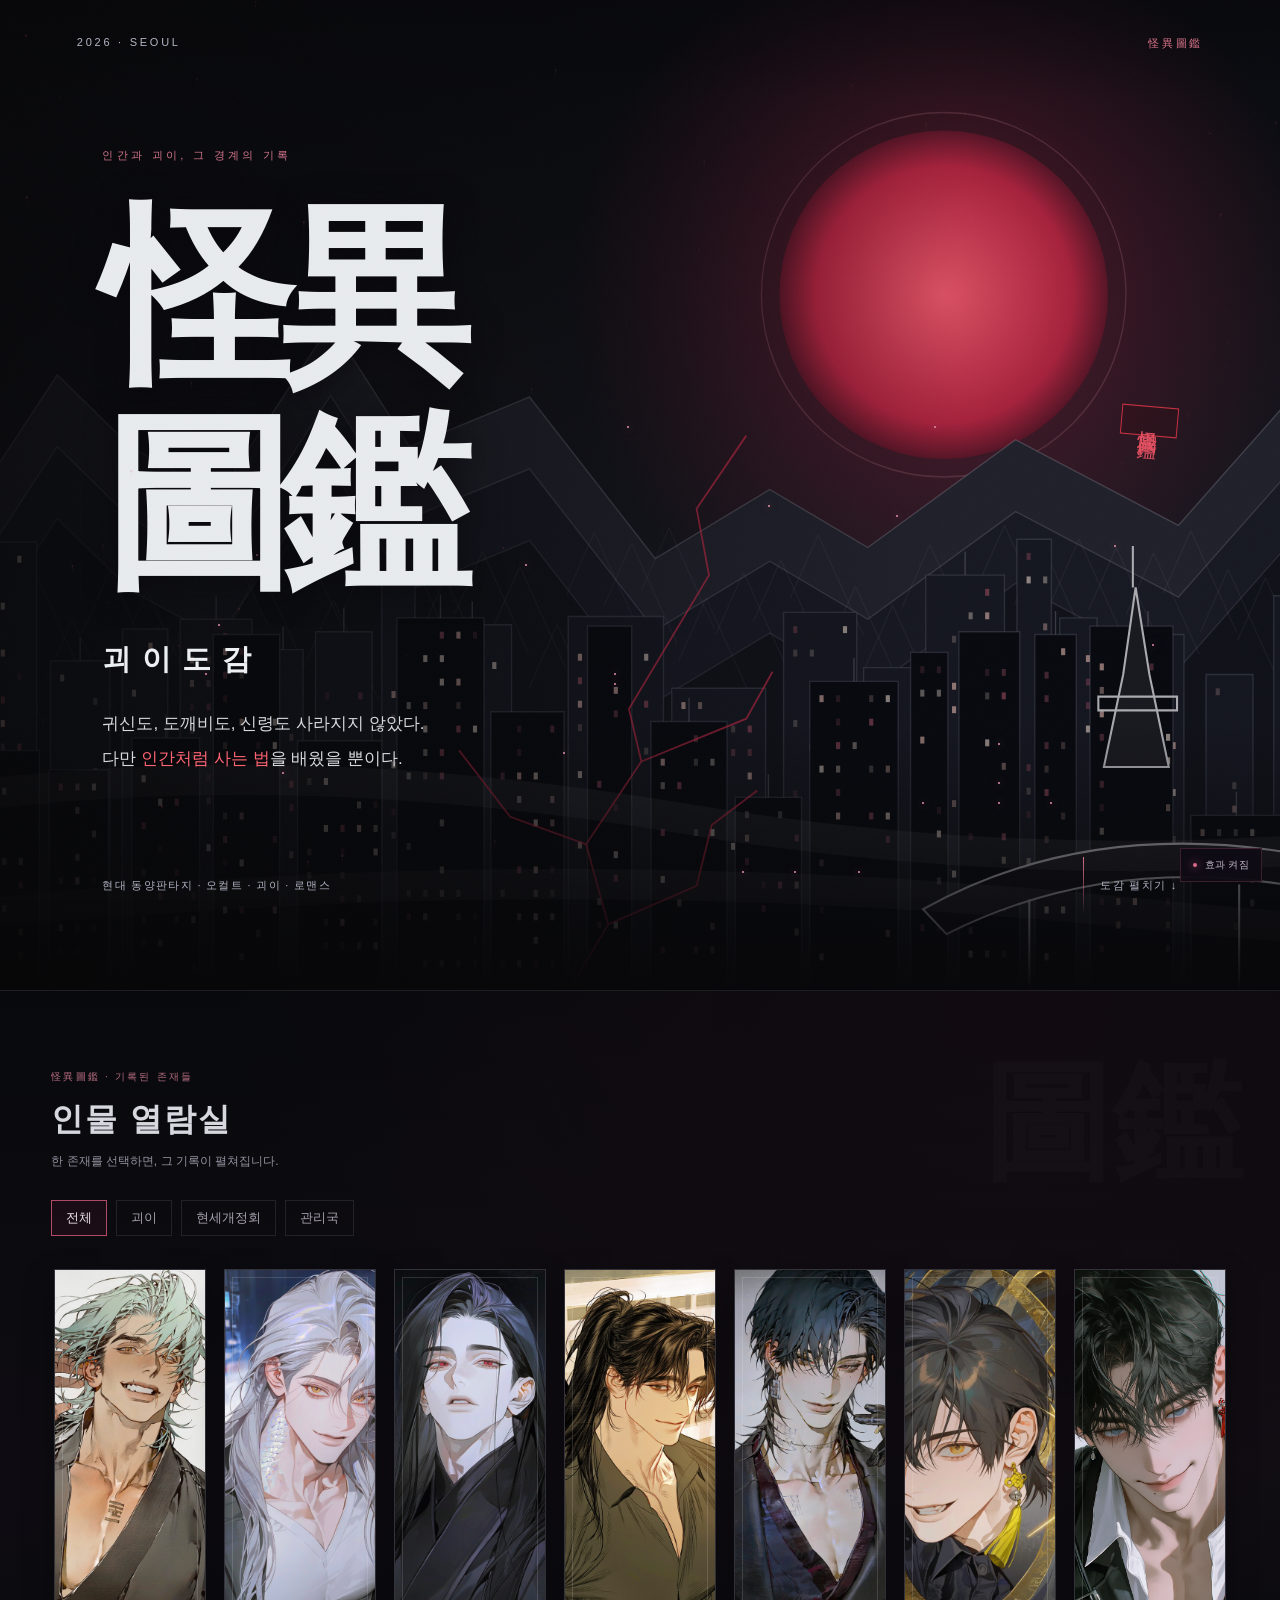
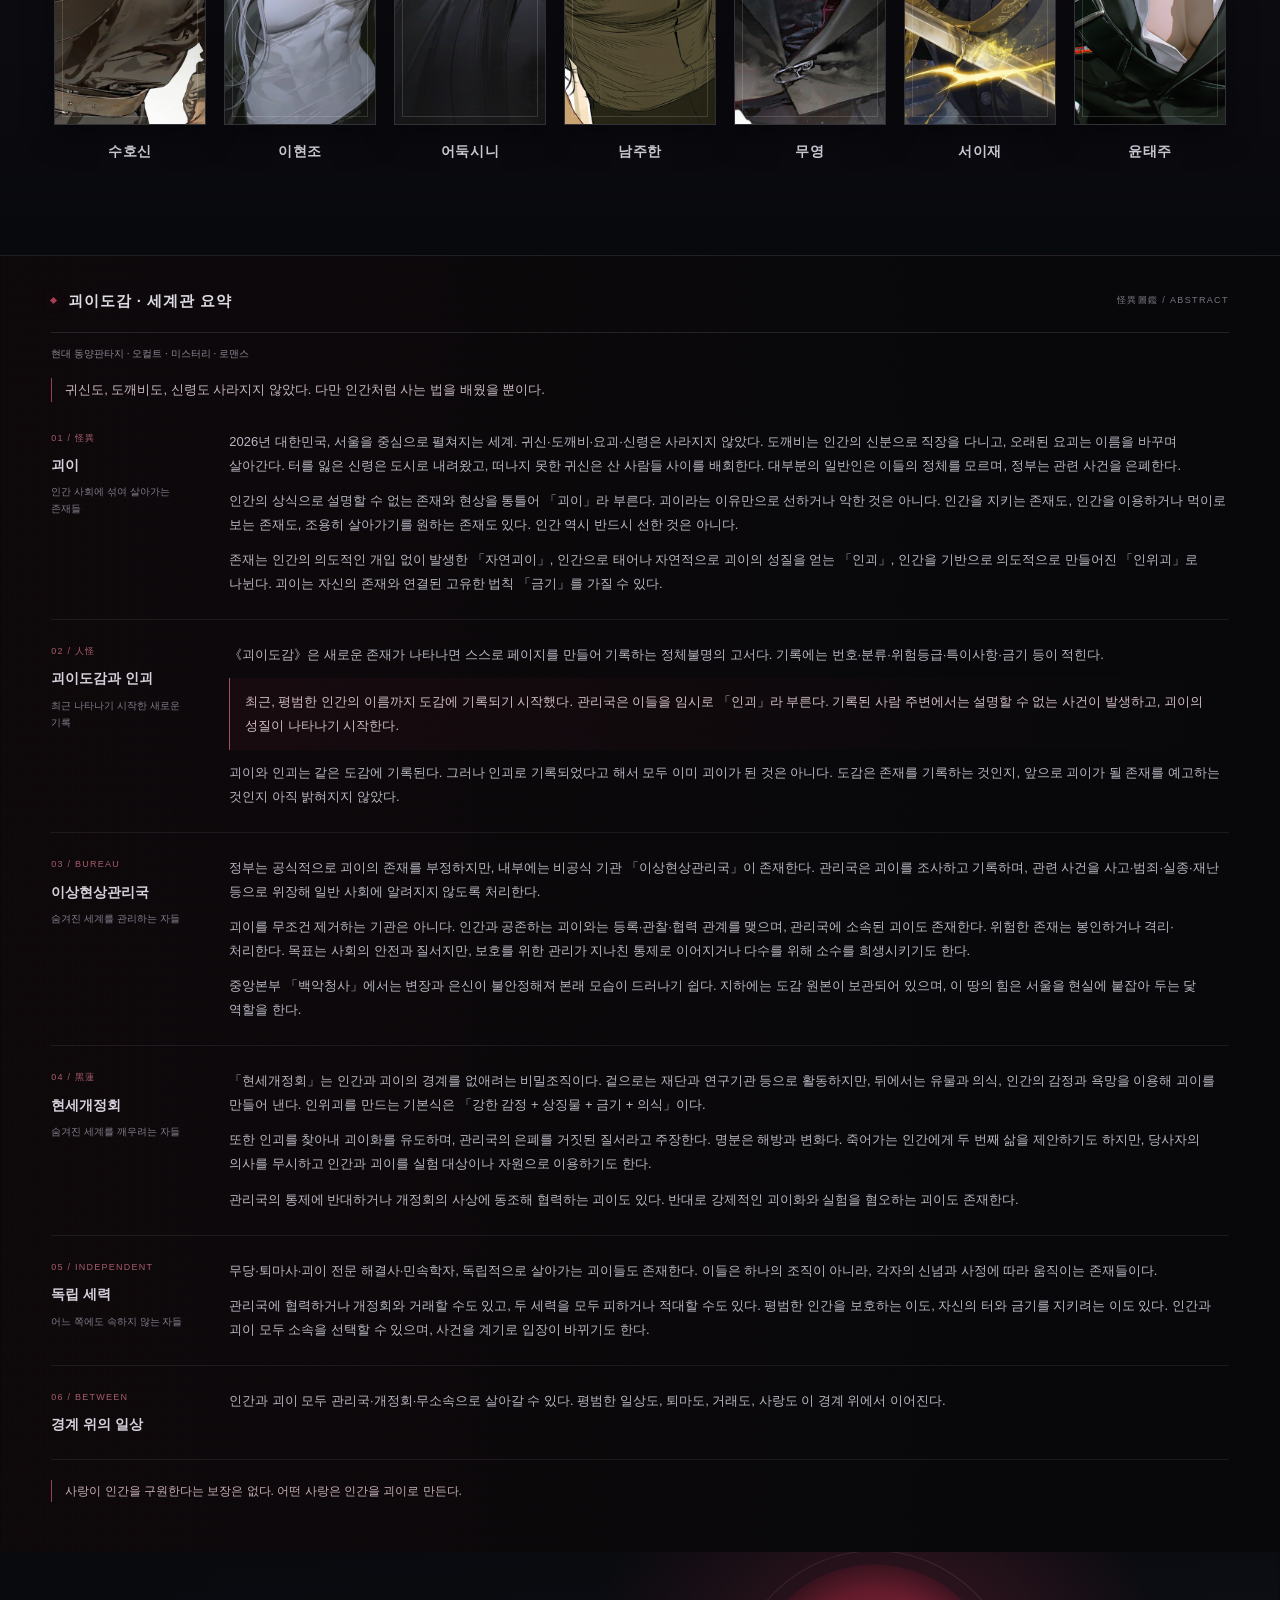
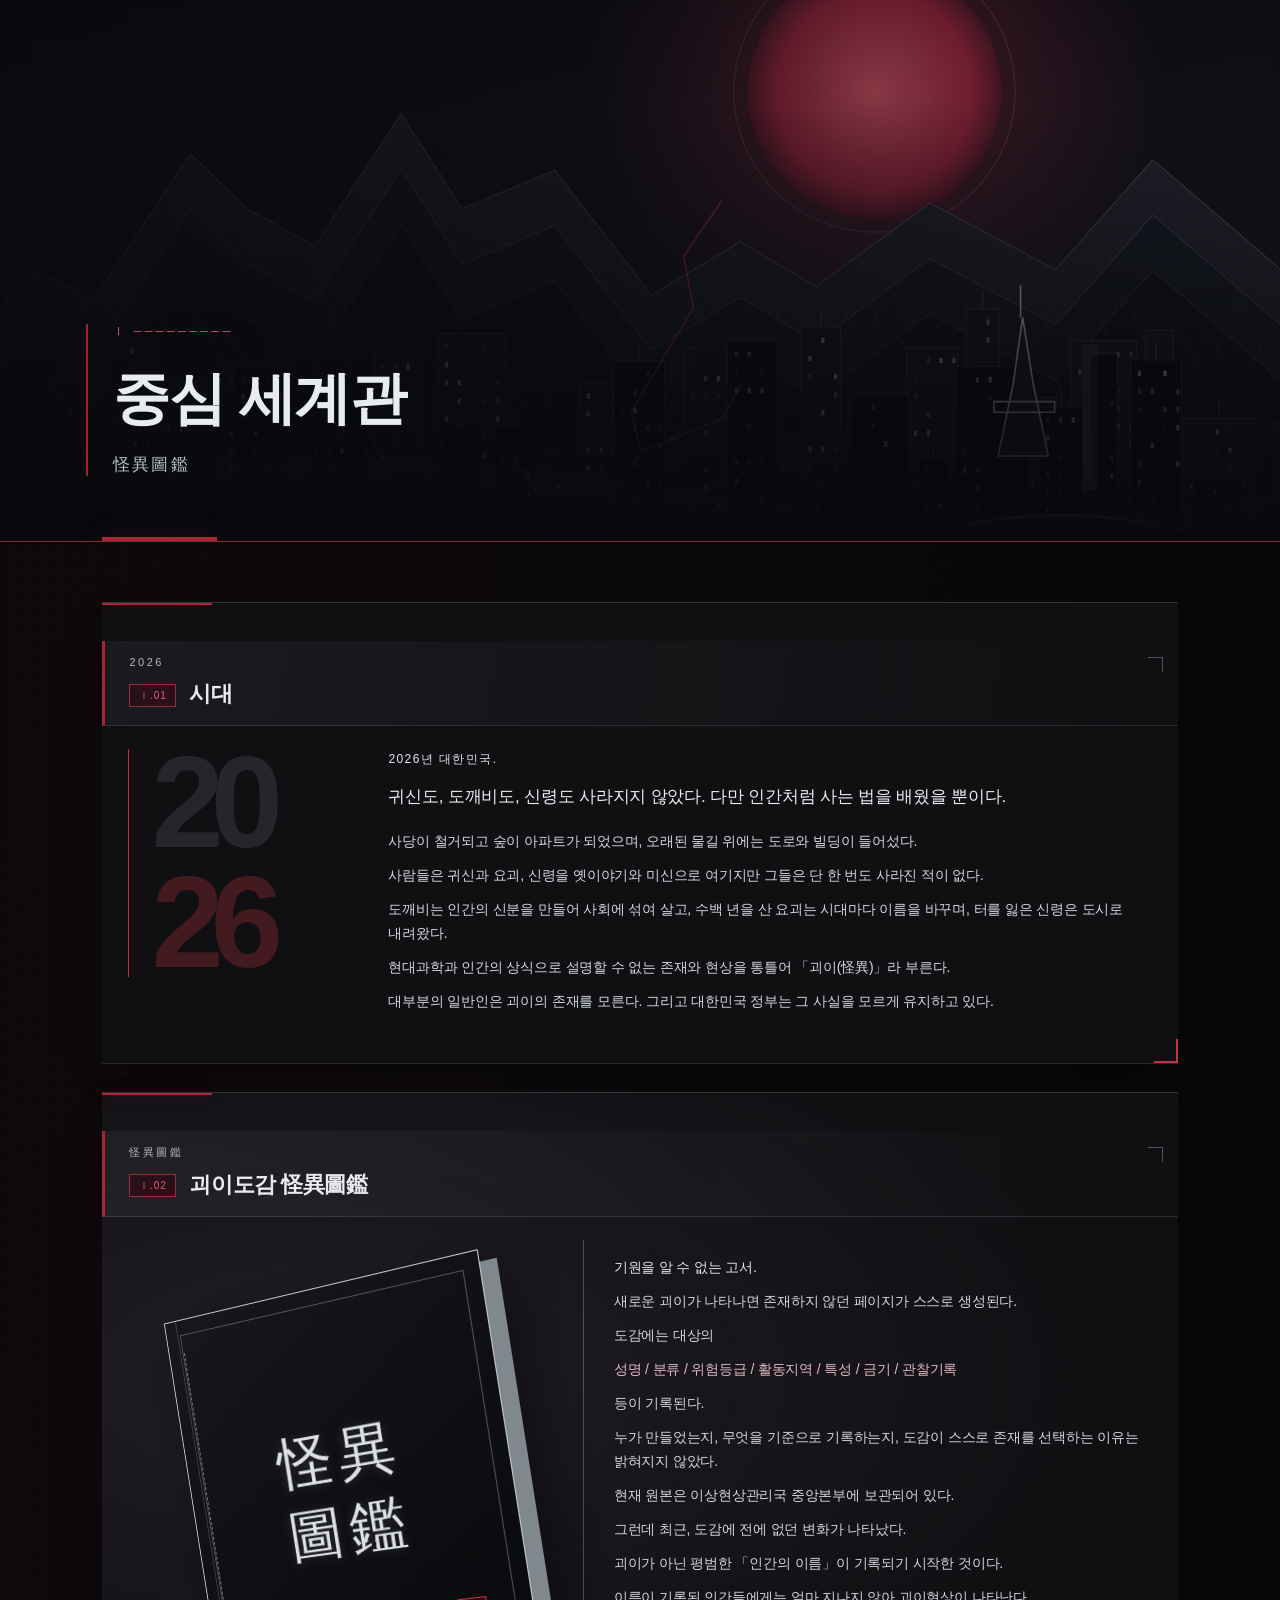
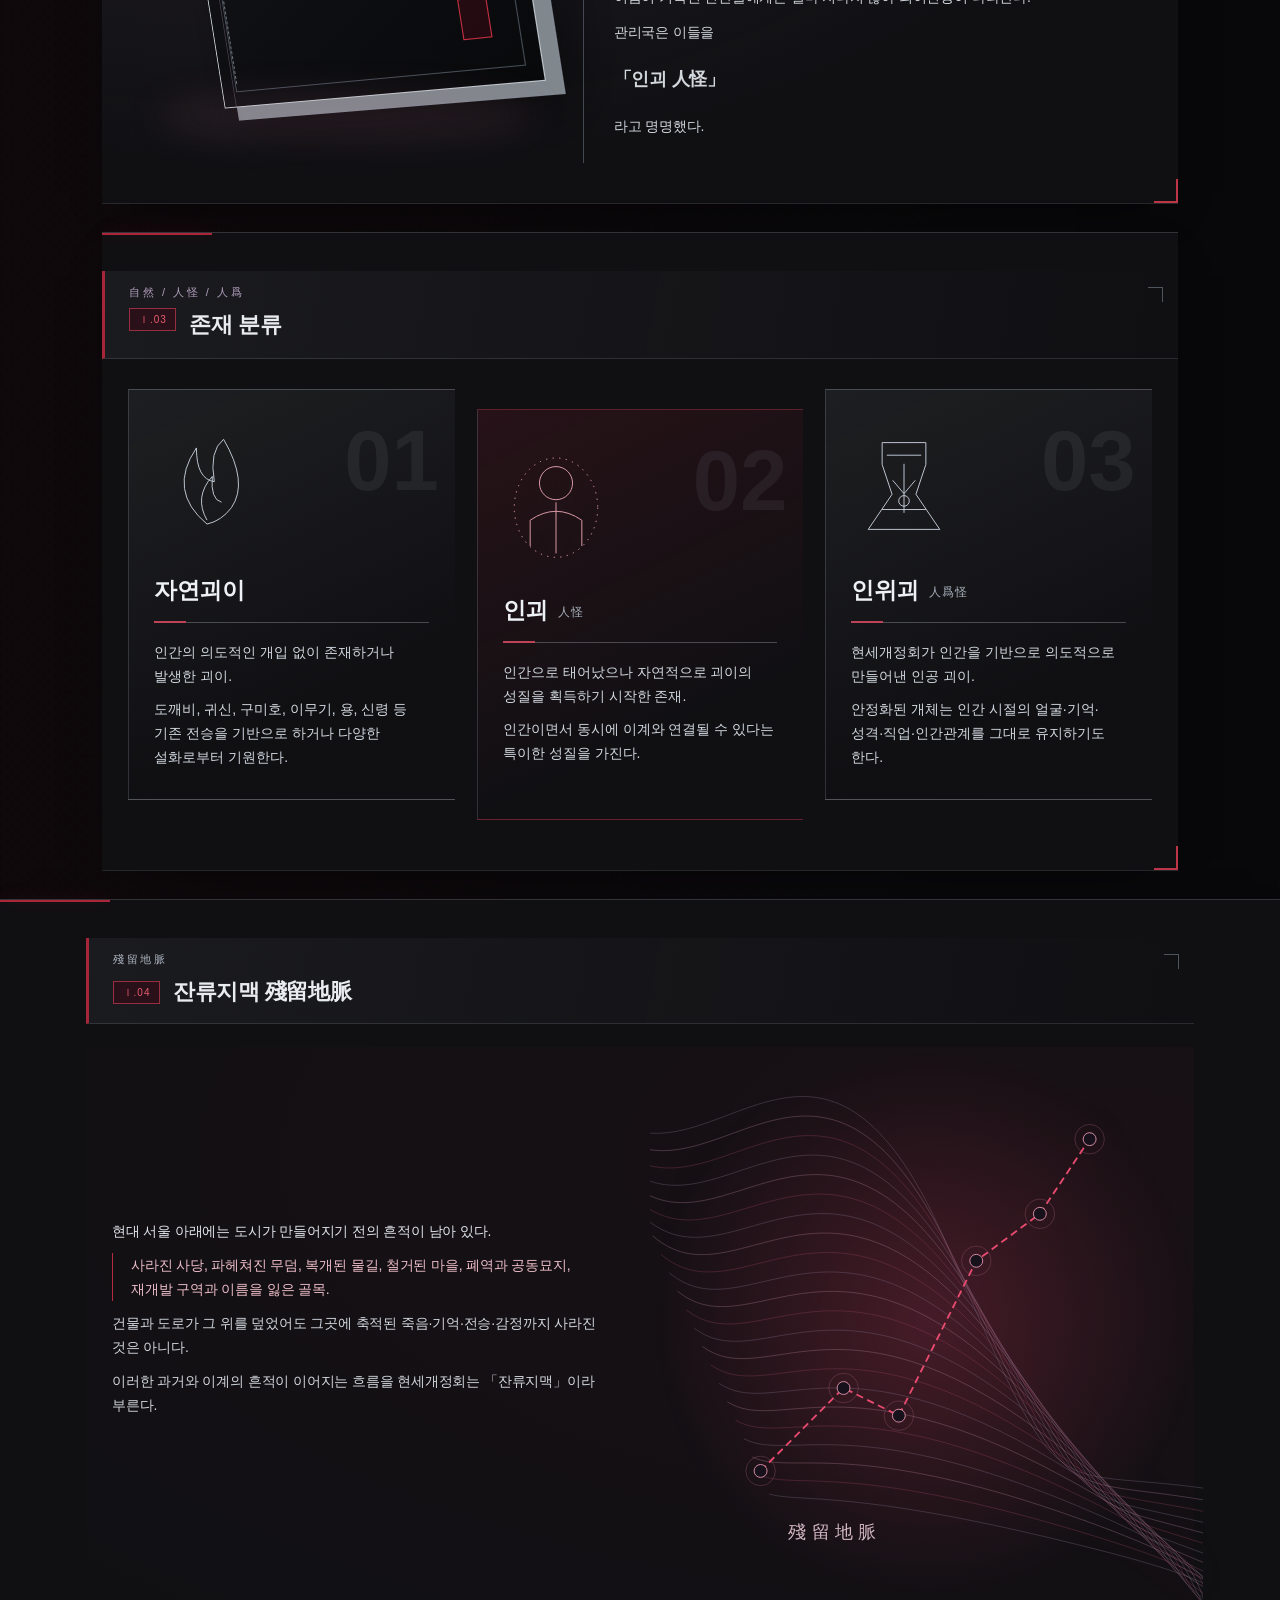
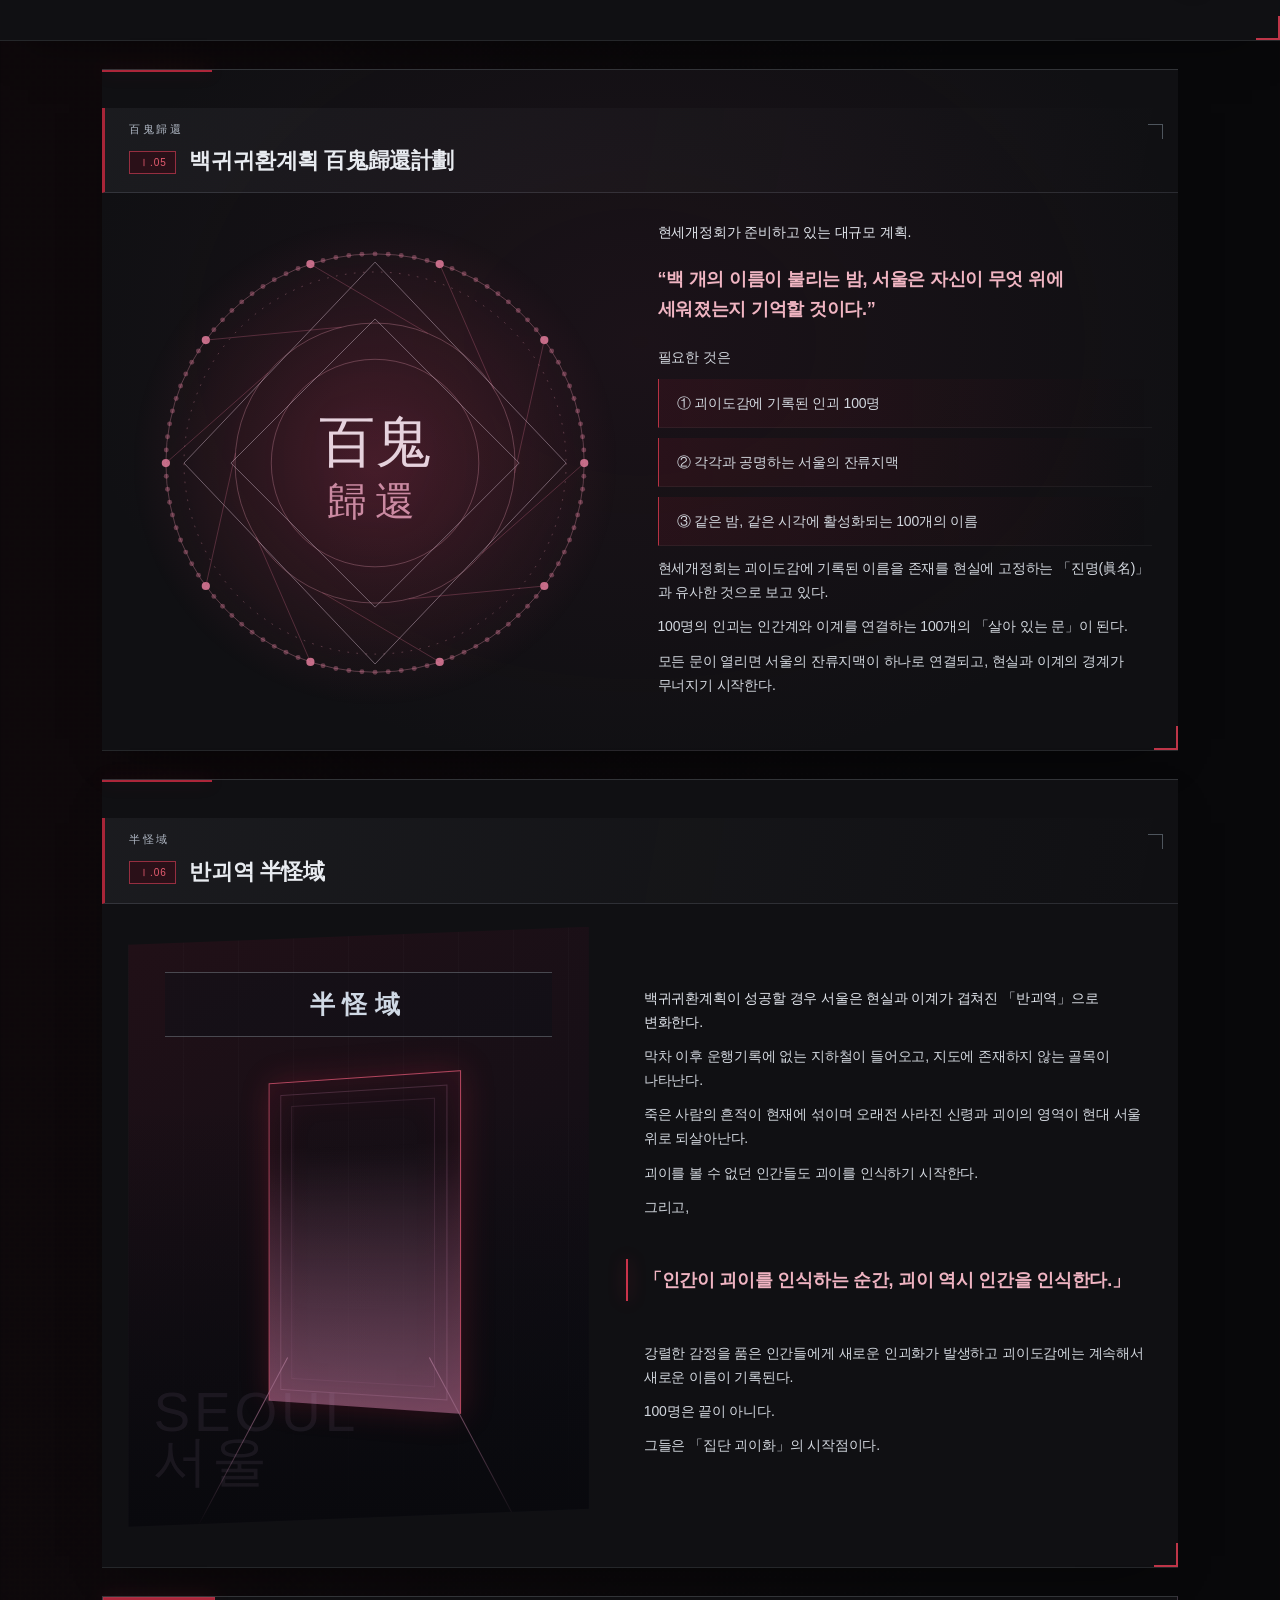
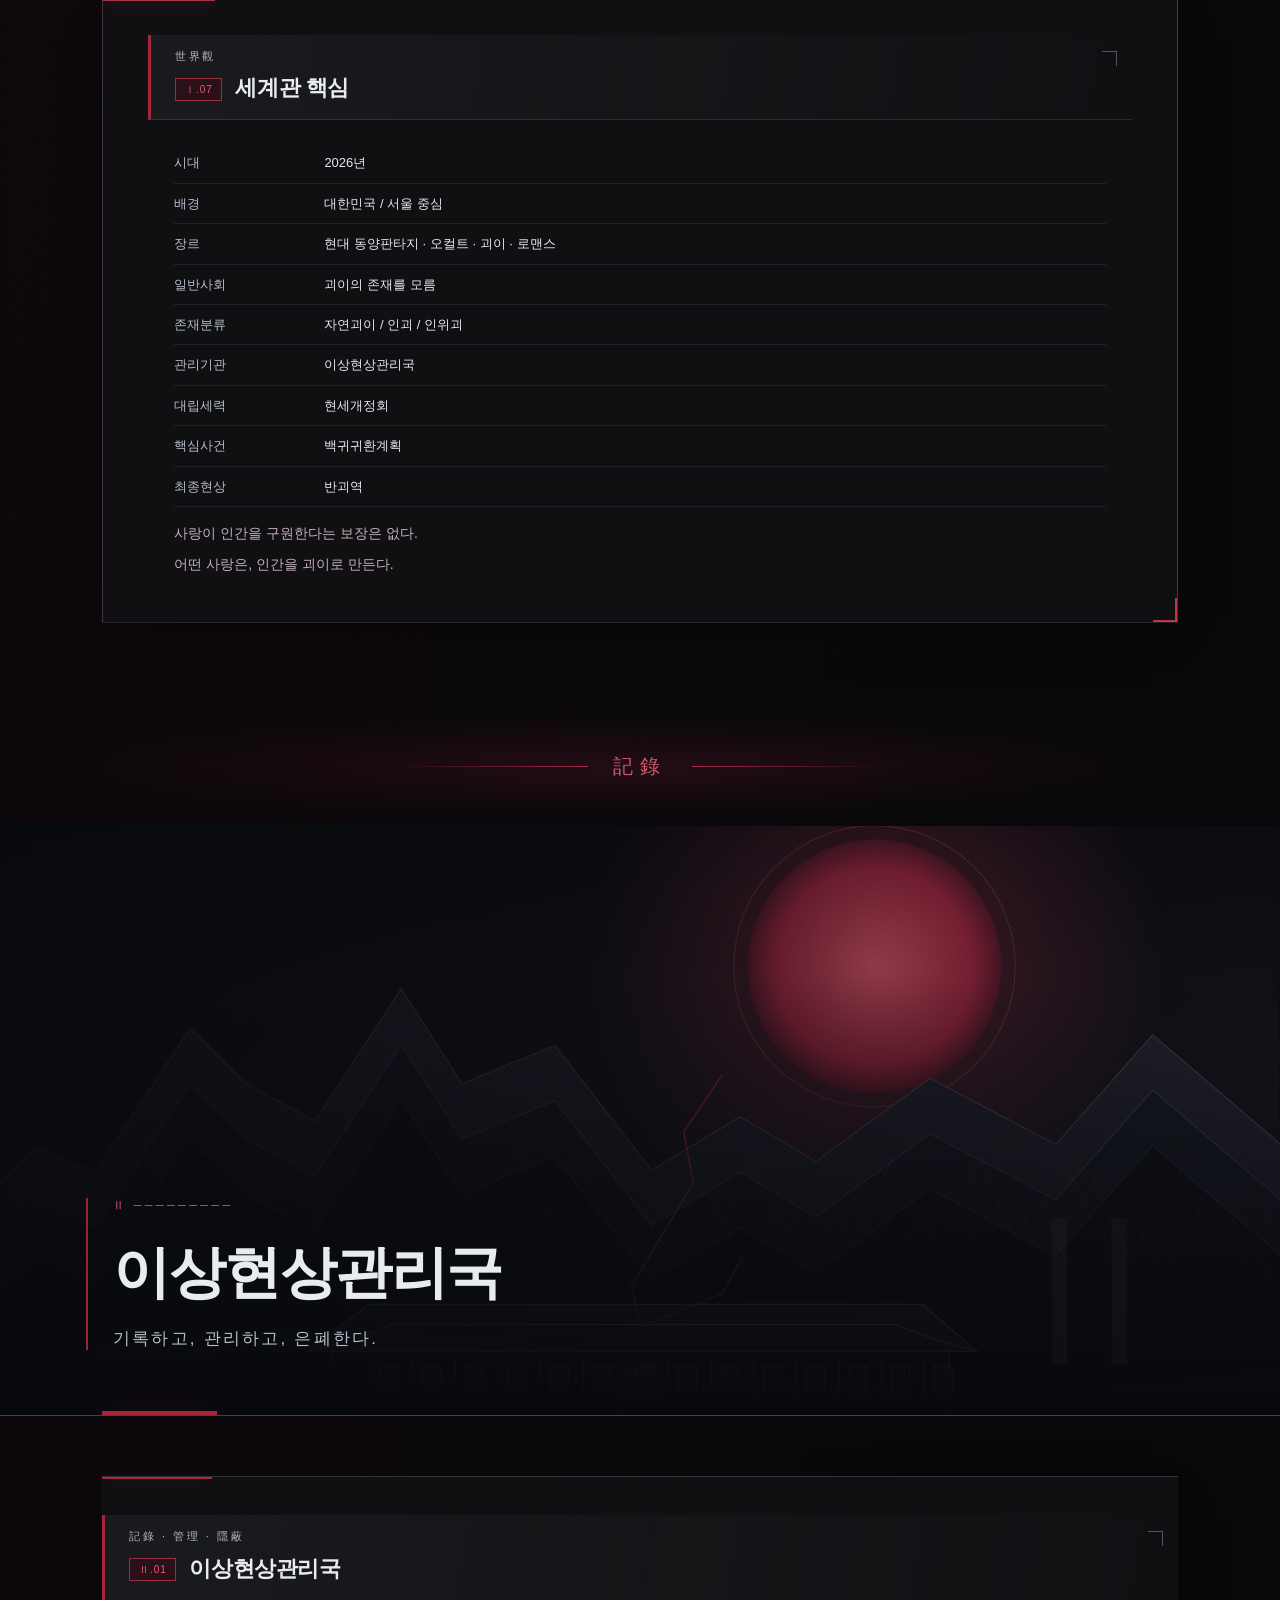
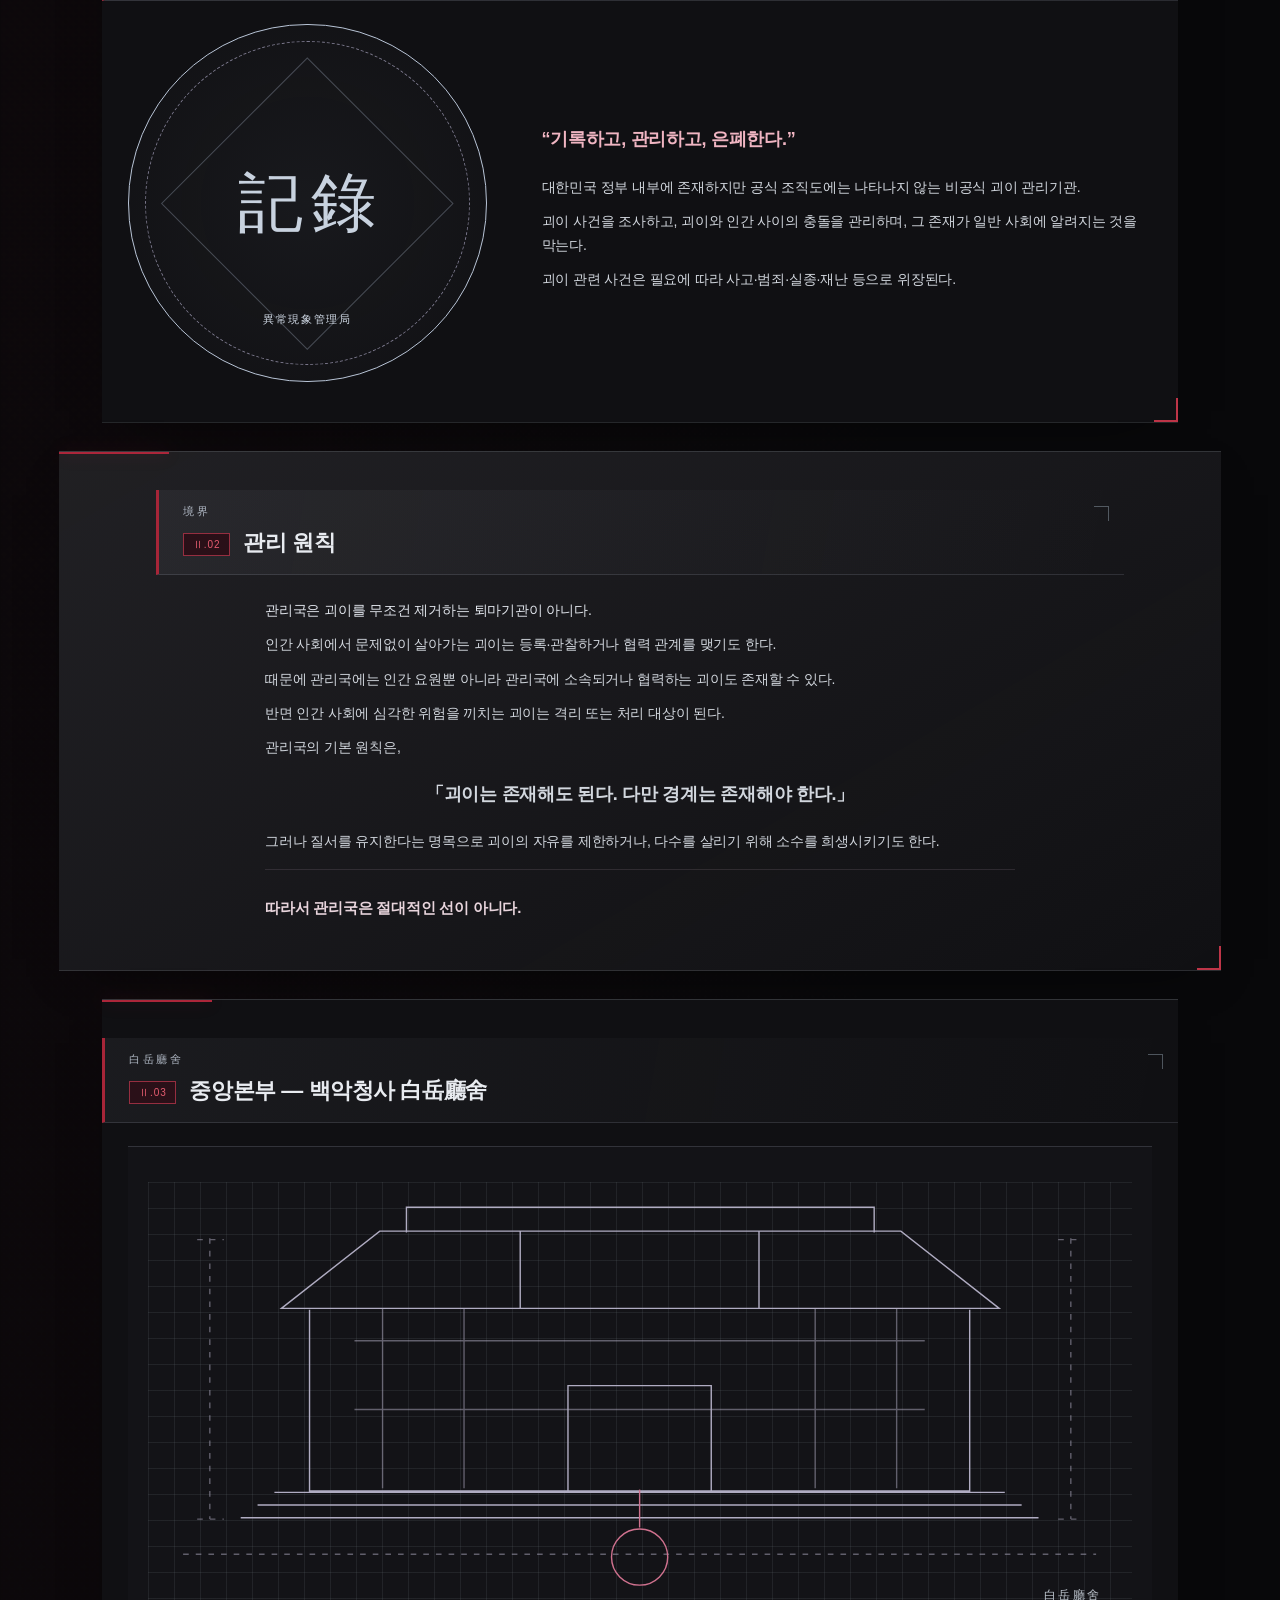
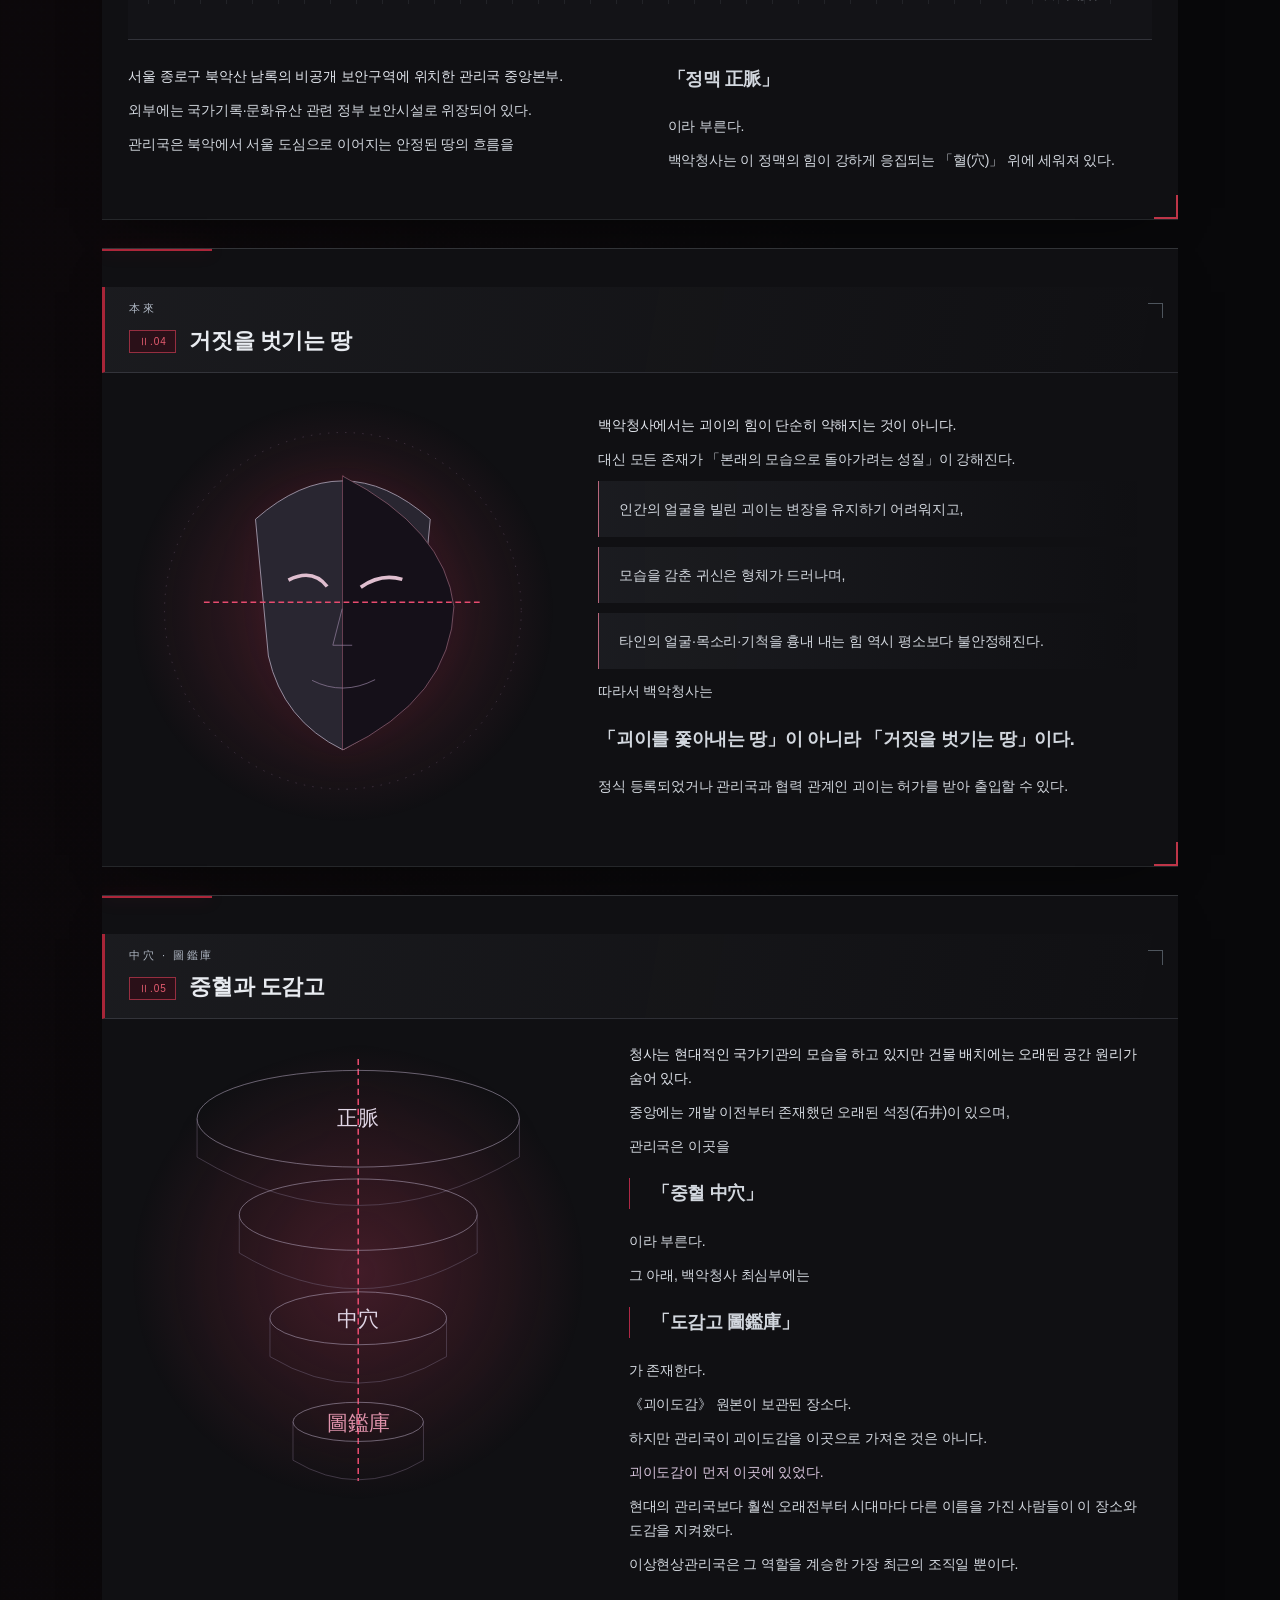
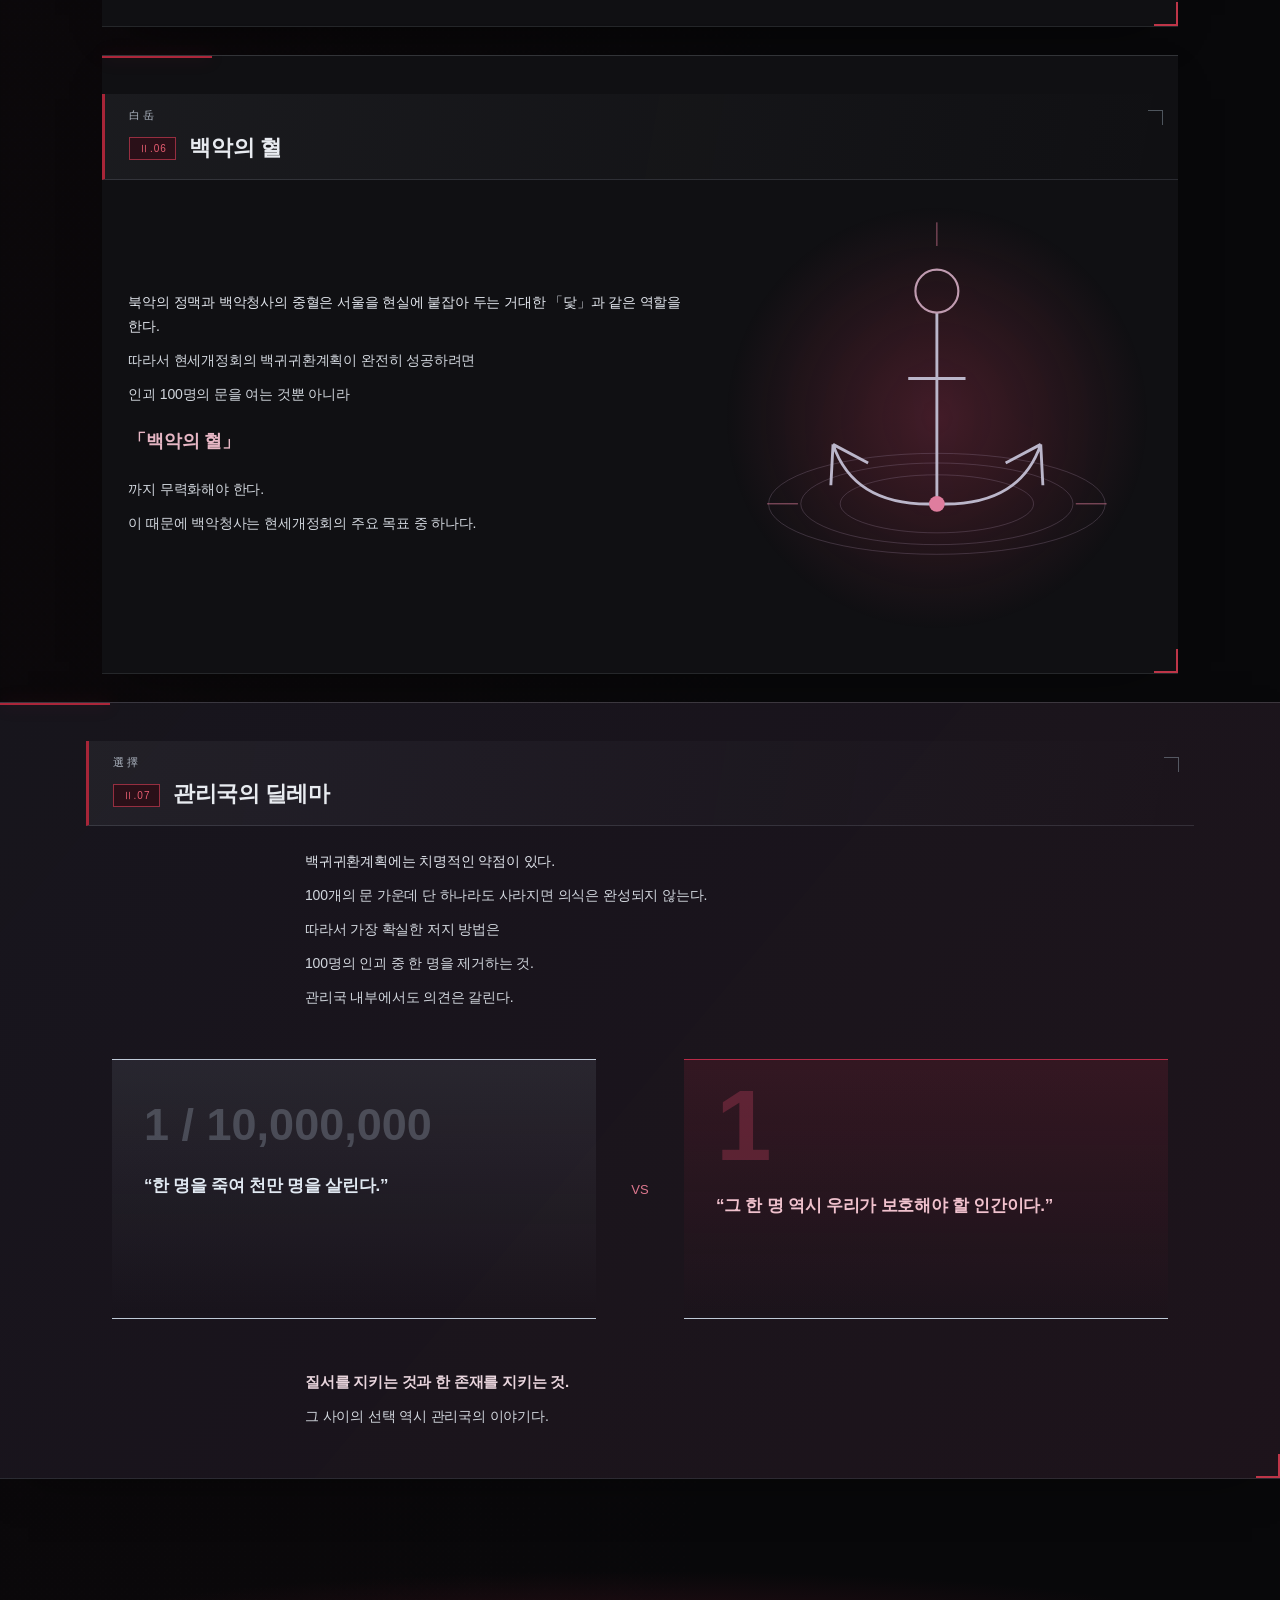
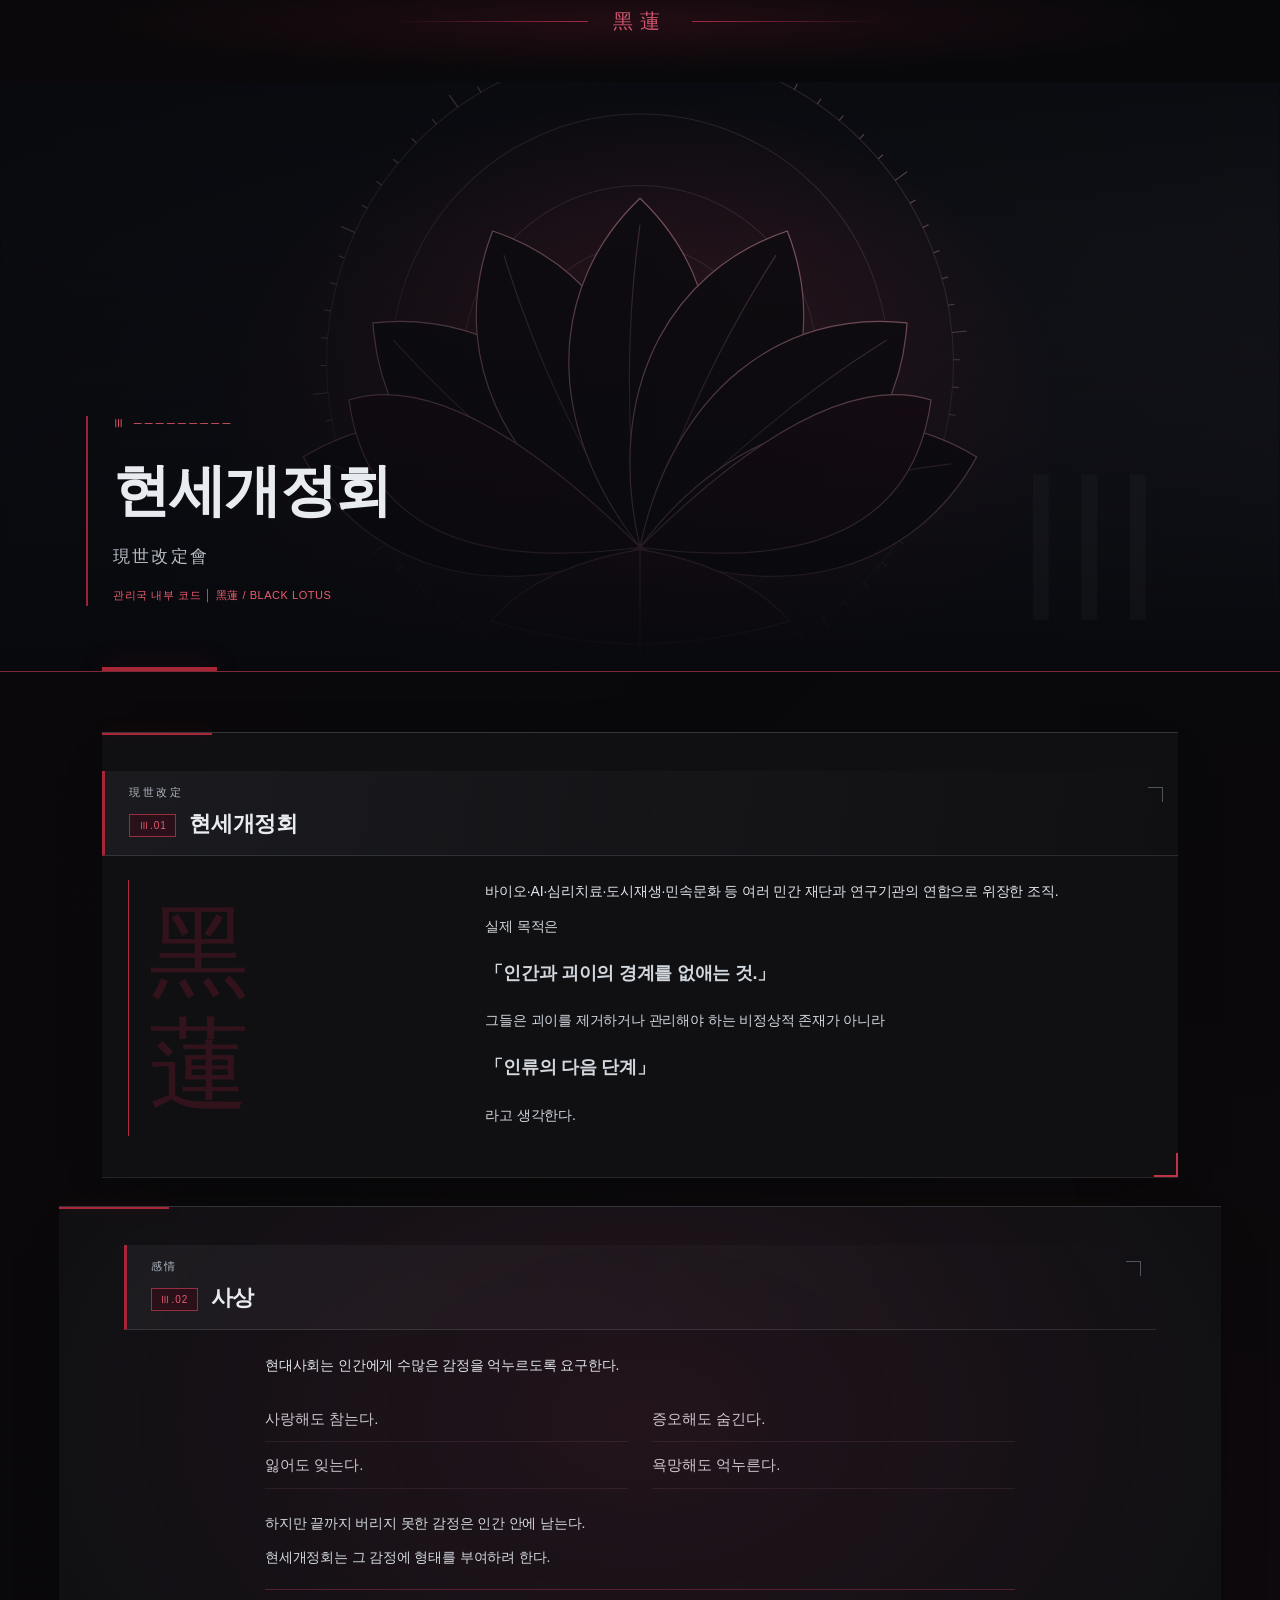
<file: umai-original.html>
<!DOCTYPE html><html lang="ko"><head><meta charset="utf-8"/><meta content="width=device-width,initial-scale=1" name="viewport"/><meta content="#070708" name="theme-color"/><title>괴이도감 怪異圖鑑</title><link href="https://myaong-mood.github.io/Anomalies-book/gd-original-style.css" rel="stylesheet"/><style>html,body{margin:0;width:100%;background:#07080c;color:#c8c3cf;font-family:Arial,sans-serif}*{box-sizing:border-box}.book{width:100%;max-width:1600px;margin:auto}.gd-person{min-width:0}.gd-person>summary{list-style:none;cursor:pointer}.gd-person>.gd-dialog{width:100%;max-width:none}.gd-person .gd-record{width:100%}.gd-person .gd-record-picture img{display:block;width:100%;height:auto;object-fit:contain}.gd-original-art{display:block;width:100%;height:auto}@media(max-width:700px){.gd-person .gd-record{display:block}.gd-person .gd-record-copy{width:100%}}</style></head><body><canvas aria-hidden="true" class="occult-dust"></canvas><button aria-label="움직이는 효과 끄기" aria-pressed="true" class="fx-control" type="button"><i></i><span>효과 켜짐</span></button><div aria-hidden="true" class="progress"></div><div aria-hidden="true" class="grain-overlay"></div><main class="book" id="top"><header class="cover"><div class="hero-art"><img class="gd-original-art" src="https://myaong-mood.github.io/Anomalies-book/gd-art-cover.svg" alt="붉은 달 아래 현대 서울과 오래된 지붕이 겹치는 도시 풍경" decoding="async"></div><div class="hero-top"><span>2026 · SEOUL</span><span>怪異圖鑑</span></div><div class="cover-content"><div class="eyebrow">인간과 괴이, 그 경계의 기록</div><div aria-hidden="true" class="hero-kanji"><span>怪異</span><span>圖鑑</span></div><h1 class="hero-title">괴이도감</h1><p class="hero-intro">귀신도, 도깨비도, 신령도 사라지지 않았다.<br/>다만 <em>인간처럼 사는 법</em>을 배웠을 뿐이다.</p></div><div aria-hidden="true" class="hero-seal">怪異圖鑑</div><div class="hero-bottom"><span>현대 동양판타지 · 오컬트 · 괴이 · 로맨스</span><a class="scroll-mark" href="#world">도감 펼치기 ↓</a></div><i aria-hidden="true" class="ember" style="left:23%;top:39%;animation-delay:-0s"></i><i aria-hidden="true" class="ember" style="left:60%;top:51%;animation-delay:-1s"></i><i aria-hidden="true" class="ember" style="left:22%;top:77%;animation-delay:-2s"></i><i aria-hidden="true" class="ember" style="left:67%;top:88%;animation-delay:-3s"></i><i aria-hidden="true" class="ember" style="left:58%;top:88%;animation-delay:-4s"></i><i aria-hidden="true" class="ember" style="left:49%;top:43%;animation-delay:-5s"></i><i aria-hidden="true" class="ember" style="left:82%;top:81%;animation-delay:-6s"></i><i aria-hidden="true" class="ember" style="left:21%;top:37%;animation-delay:-7s"></i><i aria-hidden="true" class="ember" style="left:72%;top:81%;animation-delay:-8s"></i><i aria-hidden="true" class="ember" style="left:78%;top:79%;animation-delay:-9s"></i><i aria-hidden="true" class="ember" style="left:20%;top:56%;animation-delay:-0s"></i><i aria-hidden="true" class="ember" style="left:16%;top:68%;animation-delay:-1s"></i><i aria-hidden="true" class="ember" style="left:19%;top:45%;animation-delay:-2s"></i><i aria-hidden="true" class="ember" style="left:73%;top:43%;animation-delay:-3s"></i><i aria-hidden="true" class="ember" style="left:90%;top:65%;animation-delay:-4s"></i><i aria-hidden="true" class="ember" style="left:22%;top:78%;animation-delay:-5s"></i><i aria-hidden="true" class="ember" style="left:44%;top:76%;animation-delay:-6s"></i><i aria-hidden="true" class="ember" style="left:78%;top:81%;animation-delay:-7s"></i><i aria-hidden="true" class="ember" style="left:62%;top:88%;animation-delay:-8s"></i><i aria-hidden="true" class="ember" style="left:70%;top:52%;animation-delay:-9s"></i><i aria-hidden="true" class="ember" style="left:87%;top:55%;animation-delay:-0s"></i><i aria-hidden="true" class="ember" style="left:48%;top:69%;animation-delay:-1s"></i><i aria-hidden="true" class="ember" style="left:17%;top:63%;animation-delay:-2s"></i><i aria-hidden="true" class="ember" style="left:78%;top:75%;animation-delay:-3s"></i><i aria-hidden="true" class="ember" style="left:41%;top:57%;animation-delay:-4s"></i><i aria-hidden="true" class="ember" style="left:48%;top:68%;animation-delay:-5s"></i></header><section aria-labelledby="gdArchiveTitle" class="gd-archive" id="gdCharacterArchive"><div class="gd-archive-head"><div><p class="gd-eyebrow">怪異圖鑑 · 기록된 존재들</p><h2 id="gdArchiveTitle">인물 열람실</h2><p class="gd-subtitle">한 존재를 선택하면, 그 기록이 펼쳐집니다.</p></div><div class="gd-controls"><button aria-label="이전 캐릭터" data-direction="-1" type="button">←</button><button aria-label="다음 캐릭터" data-direction="1" type="button">→</button></div></div><div aria-label="소속별 캐릭터 보기" class="gd-filters" role="group"><button aria-pressed="true" data-faction="전체" type="button">전체</button><button aria-pressed="false" data-faction="괴이" type="button">괴이</button><button aria-pressed="false" data-faction="현세개정회" type="button">현세개정회</button><button aria-pressed="false" data-faction="관리국" type="button">관리국</button></div><div aria-label="캐릭터 카드 목록" class="gd-track"><details class="gd-person" data-faction="괴이" id="gd-person-1"><summary aria-label="수호신 상세 기록 열기" class="gd-card"><span class="gd-portrait"><img alt="수호신" decoding="async" loading="lazy" src="https://myaong-mood.github.io/Anomalies-book/IMG_6944.png" style="--gd-position:80% 35%;object-position:80% 35%"/></span><span class="gd-card-name">수호신</span></summary><div class="gd-dialog"><div class="gd-record"><figure class="gd-record-picture"><img alt="수호신 원본" loading="lazy" src="https://myaong-mood.github.io/Anomalies-book/IMG_6944.png"/></figure><div class="gd-record-copy"><div class="gd-record-meta"><span>怪異圖鑑 · 인물 기록</span><span class="gd-record-seal">괴이</span></div><blockquote class="gd-record-quote">내가 있는데, 뭐가 그렇게 걱정이야.</blockquote><h2 class="gd-record-name">수호신</h2><p class="gd-record-alias">이름 미정</p><div class="gd-record-tags"><span>#장꾸력</span><span>#쾌남</span></div><p class="gd-record-description">장난기와 호쾌함을 함께 품은 수호신.</p><div class="gd-record-end">기록의 한 페이지</div></div></div></div></details><details class="gd-person" data-faction="괴이" id="gd-person-2"><summary aria-label="이현조 상세 기록 열기" class="gd-card"><span class="gd-portrait"><img alt="이현조" decoding="async" loading="lazy" src="https://myaong-mood.github.io/Anomalies-book/IMG_6819.png" style="--gd-position:52% 35%;object-position:52% 35%"/></span><span class="gd-card-name">이현조</span></summary><div class="gd-dialog"><div class="gd-record"><figure class="gd-record-picture"><img alt="이현조 원본" loading="lazy" src="https://myaong-mood.github.io/Anomalies-book/IMG_6819.png"/></figure><div class="gd-record-copy"><div class="gd-record-meta"><span>怪異圖鑑 · 인물 기록</span><span class="gd-record-seal">괴이</span></div><blockquote class="gd-record-quote">…그건 안 돼. 내 곁을 떠나는 건 허락 못 해.</blockquote><h2 class="gd-record-name">이현조</h2><p class="gd-record-alias">이무기 · 이겸</p><div class="gd-record-tags"><span>#능글맞은</span><span>#여유로운</span></div><p class="gd-record-description">천년을 살아도 당신 마음 하나는 몰라서, 무엇이든 내어주고도 놓아주는 법만은 모르는 이무기. 인간의 이름은 이현조, 괴이의 이름은 이겸.</p><div class="gd-record-end">기록의 한 페이지</div></div></div></div></details><details class="gd-person" data-faction="괴이" id="gd-person-3"><summary aria-label="어둑시니 상세 기록 열기" class="gd-card"><span class="gd-portrait"><img alt="어둑시니" decoding="async" loading="lazy" src="https://myaong-mood.github.io/Anomalies-book/IMG_6815.png" style="--gd-position:50% 35%;object-position:50% 35%"/></span><span class="gd-card-name">어둑시니</span></summary><div class="gd-dialog"><div class="gd-record"><figure class="gd-record-picture"><img alt="어둑시니 원본" loading="lazy" src="https://myaong-mood.github.io/Anomalies-book/IMG_6815.png"/></figure><div class="gd-record-copy"><div class="gd-record-meta"><span>怪異圖鑑 · 인물 기록</span><span class="gd-record-seal">괴이</span></div><blockquote class="gd-record-quote">귀문을 열어라. 숨어 사는 건 끝이다. 이제 인간이 눈치를 볼 차례지.</blockquote><h2 class="gd-record-name">어둑시니</h2><p class="gd-record-alias"></p><div class="gd-record-tags"><span>#스산한</span><span>#잔혹한</span><span>#괴이파</span></div><p class="gd-record-description">스산한 미소와 잔혹함을 품은 괴이. 어둠 속에서 마주한 존재.</p><div class="gd-record-end">기록의 한 페이지</div></div></div></div></details><details class="gd-person" data-faction="괴이" id="gd-person-4"><summary aria-label="남주한 상세 기록 열기" class="gd-card"><span class="gd-portrait"><img alt="남주한" decoding="async" loading="lazy" src="https://myaong-mood.github.io/Anomalies-book/IMG_6849.png" style="--gd-position:50% 35%;object-position:50% 35%"/></span><span class="gd-card-name">남주한</span></summary><div class="gd-dialog"><div class="gd-record"><figure class="gd-record-picture"><img alt="남주한 원본" loading="lazy" src="https://myaong-mood.github.io/Anomalies-book/IMG_6849.png"/></figure><div class="gd-record-copy"><div class="gd-record-meta"><span>怪異圖鑑 · 인물 기록</span><span class="gd-record-seal">괴이</span></div><blockquote class="gd-record-quote">우연히 만난 줄 알았어? 자기야, 우리 처음부터 우연 같은 건 없었어.</blockquote><h2 class="gd-record-name">남주한</h2><p class="gd-record-alias"></p><div class="gd-record-tags"><span>#인외남</span><span>#계략남</span><span>#후회남</span><span>#집착남</span><span>#장기연애</span></div><p class="gd-record-description">오래 이어진 사랑에 계략과 집착, 그리고 후회가 얽혀 있는 인외.</p><div class="gd-record-end">기록의 한 페이지</div></div></div></div></details><details class="gd-person" data-faction="현세개정회" id="gd-person-5"><summary aria-label="무영 상세 기록 열기" class="gd-card"><span class="gd-portrait"><img alt="무영" decoding="async" loading="lazy" src="https://myaong-mood.github.io/Anomalies-book/IMG_6832.png" style="--gd-position:50% 35%;object-position:50% 35%"/></span><span class="gd-card-name">무영</span></summary><div class="gd-dialog"><div class="gd-record"><figure class="gd-record-picture"><img alt="무영 원본" loading="lazy" src="https://myaong-mood.github.io/Anomalies-book/IMG_6832.png"/></figure><div class="gd-record-copy"><div class="gd-record-meta"><span>怪異圖鑑 · 인물 기록</span><span class="gd-record-seal">현세개정회</span></div><blockquote class="gd-record-quote">너 걱정한 거 아니야. …다치지만 말라고.</blockquote><h2 class="gd-record-name">무영</h2><p class="gd-record-alias"></p><div class="gd-record-tags"><span>#츤데레</span><span>#찌통</span></div><p class="gd-record-description">무심한 말 뒤에 쉽게 드러내지 못하는 마음을 감춘 현세개정회 소속.</p><div class="gd-record-end">기록의 한 페이지</div></div></div></div></details><details class="gd-person" data-faction="관리국" id="gd-person-6"><summary aria-label="서이재 상세 기록 열기" class="gd-card"><span class="gd-portrait"><img alt="서이재" decoding="async" loading="lazy" src="https://myaong-mood.github.io/Anomalies-book/IMG_6835.jpeg" style="--gd-position:50% 30%;object-position:50% 30%"/></span><span class="gd-card-name">서이재</span></summary><div class="gd-dialog"><div class="gd-record"><figure class="gd-record-picture"><img alt="서이재 원본" loading="lazy" src="https://myaong-mood.github.io/Anomalies-book/IMG_6835.jpeg"/></figure><div class="gd-record-copy"><div class="gd-record-meta"><span>怪異圖鑑 · 인물 기록</span><span class="gd-record-seal">관리국</span></div><blockquote class="gd-record-quote">일단 해보자. 내가 어떻게든 할 테니까.</blockquote><h2 class="gd-record-name">서이재</h2><p class="gd-record-alias">무당 · 퇴마사</p><div class="gd-record-tags"><span>#무당</span><span>#퇴마사</span><span>#재능러</span><span>#말괄량이</span></div><p class="gd-record-description">뛰어난 재능과 거침없는 기세를 가진 관리국의 무당이자 퇴마사.</p><div class="gd-record-end">기록의 한 페이지</div></div></div></div></details><details class="gd-person" data-faction="관리국" id="gd-person-7"><summary aria-label="윤태주 상세 기록 열기" class="gd-card"><span class="gd-portrait"><img alt="윤태주" decoding="async" loading="lazy" src="https://myaong-mood.github.io/Anomalies-book/IMG_6788.png" style="--gd-position:50% 28%;object-position:50% 28%"/></span><span class="gd-card-name">윤태주</span></summary><div class="gd-dialog"><div class="gd-record"><figure class="gd-record-picture"><img alt="윤태주 원본" loading="lazy" src="https://myaong-mood.github.io/Anomalies-book/IMG_6788.png"/></figure><div class="gd-record-copy"><div class="gd-record-meta"><span>怪異圖鑑 · 인물 기록</span><span class="gd-record-seal">관리국</span></div><blockquote class="gd-record-quote">세 번까지 부를 필요 없어요. 당신이 부르면, 난 첫 번째에 갈 테니까.</blockquote><h2 class="gd-record-name">윤태주</h2><p class="gd-record-alias">퇴마수석관</p><div class="gd-record-tags"><span>#파계무당</span><span>#능글남</span><span>#상사</span><span>#퇴마수석관</span><span>#자기희생남</span><span>#부르면오는남자</span></div><p class="gd-record-description">능글맞은 태도를 지닌 관리국의 퇴마수석관이자 파계무당. 부름에 응하는 마음에는 자기희생이 함께한다.</p><div class="gd-record-end">기록의 한 페이지</div></div></div></div></details></div><div class="gd-footnote">옆으로 넘겨 기록을 열람하세요.</div></section><section aria-labelledby="gdWorldBriefTitle" id="gdWorldBrief"><header class="gwb-head"><h2 id="gdWorldBriefTitle">괴이도감 · 세계관 요약</h2><span>怪異圖鑑 / ABSTRACT</span></header><p class="gwb-genre">현대 동양판타지 · 오컬트 · 미스터리 · 로맨스</p><blockquote class="gwb-intro">귀신도, 도깨비도, 신령도 사라지지 않았다. 다만 인간처럼 사는 법을 배웠을 뿐이다.</blockquote><article class="gwb-entry"><header class="gwb-title"><small>01 / 怪異</small><h3>괴이</h3><p>인간 사회에 섞여 살아가는 존재들</p></header><div class="gwb-copy"><p>2026년 대한민국, 서울을 중심으로 펼쳐지는 세계. 귀신·도깨비·요괴·신령은 사라지지 않았다. 도깨비는 인간의 신분으로 직장을 다니고, 오래된 요괴는 이름을 바꾸며 살아간다. 터를 잃은 신령은 도시로 내려왔고, 떠나지 못한 귀신은 산 사람들 사이를 배회한다. 대부분의 일반인은 이들의 정체를 모르며, 정부는 관련 사건을 은폐한다.</p><p>인간의 상식으로 설명할 수 없는 존재와 현상을 통틀어 「괴이」라 부른다. 괴이라는 이유만으로 선하거나 악한 것은 아니다. 인간을 지키는 존재도, 인간을 이용하거나 먹이로 보는 존재도, 조용히 살아가기를 원하는 존재도 있다. 인간 역시 반드시 선한 것은 아니다.</p><p>존재는 인간의 의도적인 개입 없이 발생한 「자연괴이」, 인간으로 태어나 자연적으로 괴이의 성질을 얻는 「인괴」, 인간을 기반으로 의도적으로 만들어진 「인위괴」로 나뉜다. 괴이는 자신의 존재와 연결된 고유한 법칙 「금기」를 가질 수 있다.</p></div></article><article class="gwb-entry"><header class="gwb-title"><small>02 / 人怪</small><h3>괴이도감과 인괴</h3><p>최근 나타나기 시작한 새로운 기록</p></header><div class="gwb-copy"><p>《괴이도감》은 새로운 존재가 나타나면 스스로 페이지를 만들어 기록하는 정체불명의 고서다. 기록에는 번호·분류·위험등급·특이사항·금기 등이 적힌다.</p><p class="gwb-notice">최근, 평범한 인간의 이름까지 도감에 기록되기 시작했다. 관리국은 이들을 임시로 「인괴」라 부른다. 기록된 사람 주변에서는 설명할 수 없는 사건이 발생하고, 괴이의 성질이 나타나기 시작한다.</p><p>괴이와 인괴는 같은 도감에 기록된다. 그러나 인괴로 기록되었다고 해서 모두 이미 괴이가 된 것은 아니다. 도감은 존재를 기록하는 것인지, 앞으로 괴이가 될 존재를 예고하는 것인지 아직 밝혀지지 않았다.</p></div></article><article class="gwb-entry"><header class="gwb-title"><small>03 / BUREAU</small><h3>이상현상관리국</h3><p>숨겨진 세계를 관리하는 자들</p></header><div class="gwb-copy"><p>정부는 공식적으로 괴이의 존재를 부정하지만, 내부에는 비공식 기관 「이상현상관리국」이 존재한다. 관리국은 괴이를 조사하고 기록하며, 관련 사건을 사고·범죄·실종·재난 등으로 위장해 일반 사회에 알려지지 않도록 처리한다.</p><p>괴이를 무조건 제거하는 기관은 아니다. 인간과 공존하는 괴이와는 등록·관찰·협력 관계를 맺으며, 관리국에 소속된 괴이도 존재한다. 위험한 존재는 봉인하거나 격리·처리한다. 목표는 사회의 안전과 질서지만, 보호를 위한 관리가 지나친 통제로 이어지거나 다수를 위해 소수를 희생시키기도 한다.</p><p>중앙본부 「백악청사」에서는 변장과 은신이 불안정해져 본래 모습이 드러나기 쉽다. 지하에는 도감 원본이 보관되어 있으며, 이 땅의 힘은 서울을 현실에 붙잡아 두는 닻 역할을 한다.</p></div></article><article class="gwb-entry"><header class="gwb-title"><small>04 / 黑蓮</small><h3>현세개정회</h3><p>숨겨진 세계를 깨우려는 자들</p></header><div class="gwb-copy"><p>「현세개정회」는 인간과 괴이의 경계를 없애려는 비밀조직이다. 겉으로는 재단과 연구기관 등으로 활동하지만, 뒤에서는 유물과 의식, 인간의 감정과 욕망을 이용해 괴이를 만들어 낸다. 인위괴를 만드는 기본식은 「강한 감정 + 상징물 + 금기 + 의식」이다.</p><p>또한 인괴를 찾아내 괴이화를 유도하며, 관리국의 은폐를 거짓된 질서라고 주장한다. 명분은 해방과 변화다. 죽어가는 인간에게 두 번째 삶을 제안하기도 하지만, 당사자의 의사를 무시하고 인간과 괴이를 실험 대상이나 자원으로 이용하기도 한다.</p><p>관리국의 통제에 반대하거나 개정회의 사상에 동조해 협력하는 괴이도 있다. 반대로 강제적인 괴이화와 실험을 혐오하는 괴이도 존재한다.</p></div></article><article class="gwb-entry"><header class="gwb-title"><small>05 / INDEPENDENT</small><h3>독립 세력</h3><p>어느 쪽에도 속하지 않는 자들</p></header><div class="gwb-copy"><p>무당·퇴마사·괴이 전문 해결사·민속학자, 독립적으로 살아가는 괴이들도 존재한다. 이들은 하나의 조직이 아니라, 각자의 신념과 사정에 따라 움직이는 존재들이다.</p><p>관리국에 협력하거나 개정회와 거래할 수도 있고, 두 세력을 모두 피하거나 적대할 수도 있다. 평범한 인간을 보호하는 이도, 자신의 터와 금기를 지키려는 이도 있다. 인간과 괴이 모두 소속을 선택할 수 있으며, 사건을 계기로 입장이 바뀌기도 한다.</p></div></article><article class="gwb-entry"><header class="gwb-title"><small>06 / BETWEEN</small><h3>경계 위의 일상</h3></header><div class="gwb-copy"><p>인간과 괴이 모두 관리국·개정회·무소속으로 살아갈 수 있다. 평범한 일상도, 퇴마도, 거래도, 사랑도 이 경계 위에서 이어진다.</p></div></article><p class="gwb-end">사랑이 인간을 구원한다는 보장은 없다. 어떤 사랑은 인간을 괴이로 만든다.</p></section><section aria-labelledby="title-world" class="chapter world" id="world"><header class="chapter-head"><div class="chapter-image"><img class="gd-original-art" src="https://myaong-mood.github.io/Anomalies-book/gd-art-seoul.svg" alt="붉은 달 아래 현대 서울과 오래된 지붕이 겹치는 도시 풍경" decoding="async"></div><div aria-hidden="true" class="chapter-watermark">Ⅰ</div><div class="chapter-heading"><div class="chapter-number">Ⅰ ─────────</div><h2 class="chapter-title" id="title-world">중심 세계관</h2><div class="chapter-sub">怪異圖鑑</div></div></header><article class="article article-cinematic type-era"><header class="article-heading"><div aria-hidden="true" class="section-hanja">2026</div><h3><small>Ⅰ.01</small>시대</h3></header><div class="composition"><div class="visual-scene"><div aria-hidden="true" class="date-monument"><span>20</span><span>26</span></div></div><div class="article-copy"><p>2026년 대한민국.</p><p>귀신도, 도깨비도, 신령도 사라지지 않았다. 다만 인간처럼 사는 법을 배웠을 뿐이다.</p><p>사당이 철거되고 숲이 아파트가 되었으며, 오래된 물길 위에는 도로와 빌딩이 들어섰다.</p><p>사람들은 귀신과 요괴, 신령을 옛이야기와 미신으로 여기지만 그들은 단 한 번도 사라진 적이 없다.</p><p>도깨비는 인간의 신분을 만들어 사회에 섞여 살고, 수백 년을 산 요괴는 시대마다 이름을 바꾸며, 터를 잃은 신령은 도시로 내려왔다.</p><p>현대과학과 인간의 상식으로 설명할 수 없는 존재와 현상을 통틀어 「괴이(怪異)」라 부른다.</p><p>대부분의 일반인은 괴이의 존재를 모른다. 그리고 대한민국 정부는 그 사실을 모르게 유지하고 있다.</p></div></div></article><article class="article article-cinematic type-manuscript"><header class="article-heading"><div aria-hidden="true" class="section-hanja">怪異圖鑑</div><h3><small>Ⅰ.02</small>괴이도감 怪異圖鑑</h3></header><div class="composition"><div class="visual-scene"><div aria-hidden="true" class="codex-object"><div class="codex-pages"></div><div class="codex-cover"><span>怪異<br/>圖鑑</span><i></i></div><div class="codex-thread"></div></div></div><div class="article-copy"><p>기원을 알 수 없는 고서.</p><p>새로운 괴이가 나타나면 존재하지 않던 페이지가 스스로 생성된다.</p><p>도감에는 대상의</p><p class="tagline">성명 / 분류 / 위험등급 / 활동지역 / 특성 / 금기 / 관찰기록</p><p>등이 기록된다.</p><p>누가 만들었는지, 무엇을 기준으로 기록하는지, 도감이 스스로 존재를 선택하는 이유는 밝혀지지 않았다.</p><p>현재 원본은 이상현상관리국 중앙본부에 보관되어 있다.</p><p>그런데 최근, 도감에 전에 없던 변화가 나타났다.</p><p>괴이가 아닌 평범한 「인간의 이름」이 기록되기 시작한 것이다.</p><p>이름이 기록된 인간들에게는 얼마 지나지 않아 괴이현상이 나타난다.</p><p>관리국은 이들을</p><p class="phrase">「인괴 人怪」</p><p>라고 명명했다.</p></div></div></article><article class="article article-cinematic type-taxonomy"><header class="article-heading"><div aria-hidden="true" class="section-hanja">自然 / 人怪 / 人爲</div><h3><small>Ⅰ.03</small>존재 분류</h3></header><div class="composition"><div class="article-copy"><div class="entry-grid"><div class="entry-sheet"><div class="entry-art"><svg viewBox="0 0 160 175" class="glyph" fill="none" stroke="currentColor" stroke-width="1.4" aria-hidden="true"><path d="M80 145Q20 95 64 30Q64 77 91 81Q83 34 105 17Q143 82 117 120Q102 140 80 145Z"/><path d="M80 139Q60 104 88 73Q85 108 102 112"/></svg></div><div class="entry-number">01</div><h4>자연괴이</h4><p>인간의 의도적인 개입 없이 존재하거나 발생한 괴이.</p><p>도깨비, 귀신, 구미호, 이무기, 용, 신령 등 기존 전승을 기반으로 하거나 다양한 설화로부터 기원한다.</p></div><div class="entry-sheet"><div class="entry-art"><svg viewBox="0 0 160 175" class="glyph" fill="none" stroke="currentColor" stroke-width="1.4" aria-hidden="true"><circle cx="80" cy="53" r="25"/><path d="M41 148V109Q80 82 119 109V148M80 82V159"/><ellipse cx="80" cy="90" rx="63" ry="75" stroke-dasharray="2 8"/></svg></div><div class="entry-number">02</div><h4>인괴 <span class="taxon-hanja">人怪</span></h4><p>인간으로 태어났으나 자연적으로 괴이의 성질을 획득하기 시작한 존재.</p><p>인간이면서 동시에 이계와 연결될 수 있다는 특이한 성질을 가진다.</p></div><div class="entry-sheet"><div class="entry-art"><svg viewBox="0 0 160 175" class="glyph" fill="none" stroke="currentColor" stroke-width="1.4" aria-hidden="true"><path d="M47 22h66v33L98 100l36 53H26l36-53-15-45Z"/><path d="M47 123h66M54 41h52M80 54v74M63 79l17 20 17-20"/><circle cx="80" cy="110" r="8"/></svg></div><div class="entry-number">03</div><h4>인위괴 <span class="taxon-hanja">人爲怪</span></h4><p>현세개정회가 인간을 기반으로 의도적으로 만들어낸 인공 괴이.</p><p>안정화된 개체는 인간 시절의 얼굴·기억·성격·직업·인간관계를 그대로 유지하기도 한다.</p></div></div></div></div></article><article class="article article-cinematic type-geography"><header class="article-heading"><div aria-hidden="true" class="section-hanja">殘留地脈</div><h3><small>Ⅰ.04</small>잔류지맥 殘留地脈</h3></header><div class="composition"><div class="visual-scene"><svg xmlns="http://www.w3.org/2000/svg" viewBox="0 0 600 600" fill="none" class="body-graphic map-graphic" aria-hidden="true"><defs><radialGradient id="body-map-6"><stop stop-color="#a43754" stop-opacity=".32"/><stop offset="1" stop-color="#a43754" stop-opacity="0"/></radialGradient><linearGradient id="body-map-silver-6" x2="1" y2="1"><stop stop-color="#eeebf2"/><stop offset="1" stop-color="#777389"/></linearGradient></defs><circle cx="300" cy="300" r="295" fill="url(#body-map-6)"/><path d="M -60 65 C 60 180, 180 -110, 320 210 S 420 445, 640 485" stroke="#87768f" stroke-opacity=".35"/><path d="M -51 85 C 65 195, 182 -82, 328 226 S 426 453, 645 500" stroke="#b7869e" stroke-opacity=".35"/><path d="M -42 105 C 70 210, 184 -54, 336 242 S 432 461, 650 515" stroke="#9d4567" stroke-opacity=".35"/><path d="M -33 125 C 75 225, 186 -26, 344 258 S 438 469, 655 530" stroke="#87768f" stroke-opacity=".35"/><path d="M -24 145 C 80 240, 188 2, 352 274 S 444 477, 660 545" stroke="#b7869e" stroke-opacity=".35"/><path d="M -15 165 C 85 255, 190 30, 360 290 S 450 485, 665 560" stroke="#9d4567" stroke-opacity=".35"/><path d="M -6 185 C 90 270, 192 58, 368 306 S 456 493, 670 575" stroke="#87768f" stroke-opacity=".35"/><path d="M 3 205 C 95 285, 194 86, 376 322 S 462 501, 675 590" stroke="#b7869e" stroke-opacity=".35"/><path d="M 12 225 C 100 300, 196 114, 384 338 S 468 509, 680 605" stroke="#9d4567" stroke-opacity=".35"/><path d="M 21 245 C 105 315, 198 142, 392 354 S 474 517, 685 620" stroke="#87768f" stroke-opacity=".35"/><path d="M 30 265 C 110 330, 200 170, 400 370 S 480 525, 690 635" stroke="#b7869e" stroke-opacity=".35"/><path d="M 39 285 C 115 345, 202 198, 408 386 S 486 533, 695 650" stroke="#9d4567" stroke-opacity=".35"/><path d="M 48 305 C 120 360, 204 226, 416 402 S 492 541, 700 665" stroke="#87768f" stroke-opacity=".35"/><path d="M 57 325 C 125 375, 206 254, 424 418 S 498 549, 705 680" stroke="#b7869e" stroke-opacity=".35"/><path d="M 66 345 C 130 390, 208 282, 432 434 S 504 557, 710 695" stroke="#9d4567" stroke-opacity=".35"/><path d="M 75 365 C 135 405, 210 310, 440 450 S 510 565, 715 710" stroke="#87768f" stroke-opacity=".35"/><path d="M 84 385 C 140 420, 212 338, 448 466 S 516 573, 720 725" stroke="#b7869e" stroke-opacity=".35"/><path d="M 93 405 C 145 435, 214 366, 456 482 S 522 581, 725 740" stroke="#9d4567" stroke-opacity=".35"/><path d="M 102 425 C 150 450, 216 394, 464 498 S 528 589, 730 755" stroke="#87768f" stroke-opacity=".35"/><path d="M 111 445 C 155 465, 218 422, 472 514 S 534 597, 735 770" stroke="#b7869e" stroke-opacity=".35"/><path d="M 120 465 C 160 480, 220 450, 480 530 S 540 605, 740 785" stroke="#9d4567" stroke-opacity=".35"/><path d="M 129 485 C 165 495, 222 478, 488 546 S 546 613, 745 800" stroke="#87768f" stroke-opacity=".35"/><path class="flow-line" d="M120 460L210 370 270 400 354 232 423 181 477 100" stroke="#e07194" stroke-width="2"/><circle cx="120" cy="460" r="7" fill="#17111b" stroke="#e195ae"/><circle cx="120" cy="460" r="16" stroke="#aa627f" stroke-opacity=".35"/><circle cx="210" cy="370" r="7" fill="#17111b" stroke="#e195ae"/><circle cx="210" cy="370" r="16" stroke="#aa627f" stroke-opacity=".35"/><circle cx="270" cy="400" r="7" fill="#17111b" stroke="#e195ae"/><circle cx="270" cy="400" r="16" stroke="#aa627f" stroke-opacity=".35"/><circle cx="354" cy="232" r="7" fill="#17111b" stroke="#e195ae"/><circle cx="354" cy="232" r="16" stroke="#aa627f" stroke-opacity=".35"/><circle cx="423" cy="181" r="7" fill="#17111b" stroke="#e195ae"/><circle cx="423" cy="181" r="16" stroke="#aa627f" stroke-opacity=".35"/><circle cx="477" cy="100" r="7" fill="#17111b" stroke="#e195ae"/><circle cx="477" cy="100" r="16" stroke="#aa627f" stroke-opacity=".35"/></svg></div><div class="article-copy"><p>현대 서울 아래에는 도시가 만들어지기 전의 흔적이 남아 있다.</p><p>사라진 사당, 파헤쳐진 무덤, 복개된 물길, 철거된 마을, 폐역과 공동묘지, 재개발 구역과 이름을 잃은 골목.</p><p>건물과 도로가 그 위를 덮었어도 그곳에 축적된 죽음·기억·전승·감정까지 사라진 것은 아니다.</p><p>이러한 과거와 이계의 흔적이 이어지는 흐름을 현세개정회는 「잔류지맥」이라 부른다.</p></div></div></article><article class="article article-cinematic type-ritual"><header class="article-heading"><div aria-hidden="true" class="section-hanja">百鬼歸還</div><h3><small>Ⅰ.05</small>백귀귀환계획 百鬼歸還計劃</h3></header><div class="composition"><div class="visual-scene"><svg xmlns="http://www.w3.org/2000/svg" viewBox="0 0 600 600" fill="none" class="body-graphic ritual-graphic" aria-hidden="true"><defs><radialGradient id="body-ritual-7"><stop stop-color="#a43754" stop-opacity=".32"/><stop offset="1" stop-color="#a43754" stop-opacity="0"/></radialGradient><linearGradient id="body-ritual-silver-7" x2="1" y2="1"><stop stop-color="#eeebf2"/><stop offset="1" stop-color="#777389"/></linearGradient></defs><circle cx="300" cy="300" r="295" fill="url(#body-ritual-7)"/><g class="slow-turn"><circle cx="300" cy="300" r="126" stroke="#bb7a8e" stroke-opacity=".5" stroke-dasharray="0"/><circle cx="300" cy="300" r="170" stroke="#bb7a8e" stroke-opacity=".5" stroke-dasharray="0"/><circle cx="300" cy="300" r="232" stroke="#bb7a8e" stroke-opacity=".5" stroke-dasharray="2 9"/><circle cx="300" cy="300" r="254" stroke="#bb7a8e" stroke-opacity=".5" stroke-dasharray="0"/><circle cx="554.00" cy="300.00" r="5" fill="#d87795" opacity="0.9"/><path d="M554.00 300.00L430.02 409.52" stroke="#b05976" stroke-opacity=".45"/><circle cx="553.50" cy="315.95" r="3" fill="#d87795" opacity="0.4"/><circle cx="552.00" cy="331.83" r="3" fill="#d87795" opacity="0.4"/><circle cx="549.50" cy="347.59" r="3" fill="#d87795" opacity="0.4"/><circle cx="546.02" cy="363.17" r="3" fill="#d87795" opacity="0.4"/><circle cx="541.57" cy="378.49" r="3" fill="#d87795" opacity="0.4"/><circle cx="536.16" cy="393.50" r="3" fill="#d87795" opacity="0.4"/><circle cx="529.83" cy="408.15" r="3" fill="#d87795" opacity="0.4"/><circle cx="522.58" cy="422.37" r="3" fill="#d87795" opacity="0.4"/><circle cx="514.46" cy="436.10" r="3" fill="#d87795" opacity="0.4"/><circle cx="505.49" cy="449.30" r="5" fill="#d87795" opacity="0.9"/><path d="M505.49 449.30L340.82 465.03" stroke="#b05976" stroke-opacity=".45"/><circle cx="495.71" cy="461.91" r="3" fill="#d87795" opacity="0.4"/><circle cx="485.16" cy="473.87" r="3" fill="#d87795" opacity="0.4"/><circle cx="473.87" cy="485.16" r="3" fill="#d87795" opacity="0.4"/><circle cx="461.91" cy="495.71" r="3" fill="#d87795" opacity="0.4"/><circle cx="449.30" cy="505.49" r="3" fill="#d87795" opacity="0.4"/><circle cx="436.10" cy="514.46" r="3" fill="#d87795" opacity="0.4"/><circle cx="422.37" cy="522.58" r="3" fill="#d87795" opacity="0.4"/><circle cx="408.15" cy="529.83" r="3" fill="#d87795" opacity="0.4"/><circle cx="393.50" cy="536.16" r="3" fill="#d87795" opacity="0.4"/><circle cx="378.49" cy="541.57" r="5" fill="#d87795" opacity="0.9"/><path d="M378.49 541.57L236.02 457.50" stroke="#b05976" stroke-opacity=".45"/><circle cx="363.17" cy="546.02" r="3" fill="#d87795" opacity="0.4"/><circle cx="347.59" cy="549.50" r="3" fill="#d87795" opacity="0.4"/><circle cx="331.83" cy="552.00" r="3" fill="#d87795" opacity="0.4"/><circle cx="315.95" cy="553.50" r="3" fill="#d87795" opacity="0.4"/><circle cx="300.00" cy="554.00" r="3" fill="#d87795" opacity="0.4"/><circle cx="284.05" cy="553.50" r="3" fill="#d87795" opacity="0.4"/><circle cx="268.17" cy="552.00" r="3" fill="#d87795" opacity="0.4"/><circle cx="252.41" cy="549.50" r="3" fill="#d87795" opacity="0.4"/><circle cx="236.83" cy="546.02" r="3" fill="#d87795" opacity="0.4"/><circle cx="221.51" cy="541.57" r="5" fill="#d87795" opacity="0.9"/><path d="M221.51 541.57L155.66 389.82" stroke="#b05976" stroke-opacity=".45"/><circle cx="206.50" cy="536.16" r="3" fill="#d87795" opacity="0.4"/><circle cx="191.85" cy="529.83" r="3" fill="#d87795" opacity="0.4"/><circle cx="177.63" cy="522.58" r="3" fill="#d87795" opacity="0.4"/><circle cx="163.90" cy="514.46" r="3" fill="#d87795" opacity="0.4"/><circle cx="150.70" cy="505.49" r="3" fill="#d87795" opacity="0.4"/><circle cx="138.09" cy="495.71" r="3" fill="#d87795" opacity="0.4"/><circle cx="126.13" cy="485.16" r="3" fill="#d87795" opacity="0.4"/><circle cx="114.84" cy="473.87" r="3" fill="#d87795" opacity="0.4"/><circle cx="104.29" cy="461.91" r="3" fill="#d87795" opacity="0.4"/><circle cx="94.51" cy="449.30" r="5" fill="#d87795" opacity="0.9"/><path d="M94.51 449.30L130.44 287.82" stroke="#b05976" stroke-opacity=".45"/><circle cx="85.54" cy="436.10" r="3" fill="#d87795" opacity="0.4"/><circle cx="77.42" cy="422.37" r="3" fill="#d87795" opacity="0.4"/><circle cx="70.17" cy="408.15" r="3" fill="#d87795" opacity="0.4"/><circle cx="63.84" cy="393.50" r="3" fill="#d87795" opacity="0.4"/><circle cx="58.43" cy="378.49" r="3" fill="#d87795" opacity="0.4"/><circle cx="53.98" cy="363.17" r="3" fill="#d87795" opacity="0.4"/><circle cx="50.50" cy="347.59" r="3" fill="#d87795" opacity="0.4"/><circle cx="48.00" cy="331.83" r="3" fill="#d87795" opacity="0.4"/><circle cx="46.50" cy="315.95" r="3" fill="#d87795" opacity="0.4"/><circle cx="46.00" cy="300.00" r="5" fill="#d87795" opacity="0.9"/><path d="M46.00 300.00L169.98 190.48" stroke="#b05976" stroke-opacity=".45"/><circle cx="46.50" cy="284.05" r="3" fill="#d87795" opacity="0.4"/><circle cx="48.00" cy="268.17" r="3" fill="#d87795" opacity="0.4"/><circle cx="50.50" cy="252.41" r="3" fill="#d87795" opacity="0.4"/><circle cx="53.98" cy="236.83" r="3" fill="#d87795" opacity="0.4"/><circle cx="58.43" cy="221.51" r="3" fill="#d87795" opacity="0.4"/><circle cx="63.84" cy="206.50" r="3" fill="#d87795" opacity="0.4"/><circle cx="70.17" cy="191.85" r="3" fill="#d87795" opacity="0.4"/><circle cx="77.42" cy="177.63" r="3" fill="#d87795" opacity="0.4"/><circle cx="85.54" cy="163.90" r="3" fill="#d87795" opacity="0.4"/><circle cx="94.51" cy="150.70" r="5" fill="#d87795" opacity="0.9"/><path d="M94.51 150.70L259.18 134.97" stroke="#b05976" stroke-opacity=".45"/><circle cx="104.29" cy="138.09" r="3" fill="#d87795" opacity="0.4"/><circle cx="114.84" cy="126.13" r="3" fill="#d87795" opacity="0.4"/><circle cx="126.13" cy="114.84" r="3" fill="#d87795" opacity="0.4"/><circle cx="138.09" cy="104.29" r="3" fill="#d87795" opacity="0.4"/><circle cx="150.70" cy="94.51" r="3" fill="#d87795" opacity="0.4"/><circle cx="163.90" cy="85.54" r="3" fill="#d87795" opacity="0.4"/><circle cx="177.63" cy="77.42" r="3" fill="#d87795" opacity="0.4"/><circle cx="191.85" cy="70.17" r="3" fill="#d87795" opacity="0.4"/><circle cx="206.50" cy="63.84" r="3" fill="#d87795" opacity="0.4"/><circle cx="221.51" cy="58.43" r="5" fill="#d87795" opacity="0.9"/><path d="M221.51 58.43L363.98 142.50" stroke="#b05976" stroke-opacity=".45"/><circle cx="236.83" cy="53.98" r="3" fill="#d87795" opacity="0.4"/><circle cx="252.41" cy="50.50" r="3" fill="#d87795" opacity="0.4"/><circle cx="268.17" cy="48.00" r="3" fill="#d87795" opacity="0.4"/><circle cx="284.05" cy="46.50" r="3" fill="#d87795" opacity="0.4"/><circle cx="300.00" cy="46.00" r="3" fill="#d87795" opacity="0.4"/><circle cx="315.95" cy="46.50" r="3" fill="#d87795" opacity="0.4"/><circle cx="331.83" cy="48.00" r="3" fill="#d87795" opacity="0.4"/><circle cx="347.59" cy="50.50" r="3" fill="#d87795" opacity="0.4"/><circle cx="363.17" cy="53.98" r="3" fill="#d87795" opacity="0.4"/><circle cx="378.49" cy="58.43" r="5" fill="#d87795" opacity="0.9"/><path d="M378.49 58.43L444.34 210.18" stroke="#b05976" stroke-opacity=".45"/><circle cx="393.50" cy="63.84" r="3" fill="#d87795" opacity="0.4"/><circle cx="408.15" cy="70.17" r="3" fill="#d87795" opacity="0.4"/><circle cx="422.37" cy="77.42" r="3" fill="#d87795" opacity="0.4"/><circle cx="436.10" cy="85.54" r="3" fill="#d87795" opacity="0.4"/><circle cx="449.30" cy="94.51" r="3" fill="#d87795" opacity="0.4"/><circle cx="461.91" cy="104.29" r="3" fill="#d87795" opacity="0.4"/><circle cx="473.87" cy="114.84" r="3" fill="#d87795" opacity="0.4"/><circle cx="485.16" cy="126.13" r="3" fill="#d87795" opacity="0.4"/><circle cx="495.71" cy="138.09" r="3" fill="#d87795" opacity="0.4"/><circle cx="505.49" cy="150.70" r="5" fill="#d87795" opacity="0.9"/><path d="M505.49 150.70L469.56 312.18" stroke="#b05976" stroke-opacity=".45"/><circle cx="514.46" cy="163.90" r="3" fill="#d87795" opacity="0.4"/><circle cx="522.58" cy="177.63" r="3" fill="#d87795" opacity="0.4"/><circle cx="529.83" cy="191.85" r="3" fill="#d87795" opacity="0.4"/><circle cx="536.16" cy="206.50" r="3" fill="#d87795" opacity="0.4"/><circle cx="541.57" cy="221.51" r="3" fill="#d87795" opacity="0.4"/><circle cx="546.02" cy="236.83" r="3" fill="#d87795" opacity="0.4"/><circle cx="549.50" cy="252.41" r="3" fill="#d87795" opacity="0.4"/><circle cx="552.00" cy="268.17" r="3" fill="#d87795" opacity="0.4"/><circle cx="553.50" cy="284.05" r="3" fill="#d87795" opacity="0.4"/></g><g stroke="#d5bbcd" stroke-opacity=".55"><path d="M300 56L532 300 300 544 68 300Z"/><path d="M300 125L475 300 300 475 125 300Z"/></g><text x="300" y="297" text-anchor="middle" fill="#e6d2dd" font-size="68" font-family="sans-serif">百鬼</text><text x="300" y="363" text-anchor="middle" fill="#cb8aa2" font-size="49" font-family="sans-serif" letter-spacing="10">歸還</text></svg></div><div class="article-copy"><p>현세개정회가 준비하고 있는 대규모 계획.</p><blockquote>“백 개의 이름이 불리는 밤, 서울은 자신이 무엇 위에 세워졌는지 기억할 것이다.”</blockquote><p>필요한 것은</p><p class="step">① 괴이도감에 기록된 인괴 100명</p><p class="step">② 각각과 공명하는 서울의 잔류지맥</p><p class="step">③ 같은 밤, 같은 시각에 활성화되는 100개의 이름</p><p>현세개정회는 괴이도감에 기록된 이름을 존재를 현실에 고정하는 「진명(眞名)」과 유사한 것으로 보고 있다.</p><p>100명의 인괴는 인간계와 이계를 연결하는 100개의 「살아 있는 문」이 된다.</p><p>모든 문이 열리면 서울의 잔류지맥이 하나로 연결되고, 현실과 이계의 경계가 무너지기 시작한다.</p></div></div></article><article class="article article-cinematic type-overlap"><header class="article-heading"><div aria-hidden="true" class="section-hanja">半怪域</div><h3><small>Ⅰ.06</small>반괴역 半怪域</h3></header><div class="composition"><div class="visual-scene"><div aria-hidden="true" class="liminal-city"><div class="station-sign">半怪域</div><div class="doorway"><div class="doorlight"></div></div><div class="road-line"></div><div class="road-line second"></div><div class="city-echo">SEOUL<br/>서울</div></div></div><div class="article-copy"><p>백귀귀환계획이 성공할 경우 서울은 현실과 이계가 겹쳐진 「반괴역」으로 변화한다.</p><p>막차 이후 운행기록에 없는 지하철이 들어오고, 지도에 존재하지 않는 골목이 나타난다.</p><p>죽은 사람의 흔적이 현재에 섞이며 오래전 사라진 신령과 괴이의 영역이 현대 서울 위로 되살아난다.</p><p>괴이를 볼 수 없던 인간들도 괴이를 인식하기 시작한다.</p><p>그리고,</p><p class="phrase">「인간이 괴이를 인식하는 순간, 괴이 역시 인간을 인식한다.」</p><p>강렬한 감정을 품은 인간들에게 새로운 인괴화가 발생하고 괴이도감에는 계속해서 새로운 이름이 기록된다.</p><p>100명은 끝이 아니다.</p><p>그들은 「집단 괴이화」의 시작점이다.</p></div></div></article><article class="article article-cinematic type-ledger"><header class="article-heading"><div aria-hidden="true" class="section-hanja">世界觀</div><h3><small>Ⅰ.07</small>세계관 핵심</h3></header><div class="composition"><div class="article-copy"><dl class="facts"><dt>시대</dt><dd>2026년</dd><dt>배경</dt><dd>대한민국 / 서울 중심</dd><dt>장르</dt><dd>현대 동양판타지 · 오컬트 · 괴이 · 로맨스</dd><dt>일반사회</dt><dd>괴이의 존재를 모름</dd><dt>존재분류</dt><dd>자연괴이 / 인괴 / 인위괴</dd><dt>관리기관</dt><dd>이상현상관리국</dd><dt>대립세력</dt><dd>현세개정회</dd><dt>핵심사건</dt><dd>백귀귀환계획</dd><dt>최종현상</dt><dd>반괴역</dd></dl><p class="compact-emphasis quiet-epilogue">사랑이 인간을 구원한다는 보장은 없다.</p><p class="compact-emphasis quiet-epilogue">어떤 사랑은, 인간을 괴이로 만든다.</p></div></div></article></section><div aria-hidden="true" class="divider"><span>記錄</span></div><section aria-labelledby="title-bureau" class="chapter bureau" id="bureau"><header class="chapter-head"><div class="chapter-image"><img class="gd-original-art" src="https://myaong-mood.github.io/Anomalies-book/gd-art-bureau.svg" alt="은빛 산줄기 아래 자리한 백악청사 형상의 풍경" decoding="async"></div><div aria-hidden="true" class="chapter-watermark">Ⅱ</div><div class="chapter-heading"><div class="chapter-number">Ⅱ ─────────</div><h2 class="chapter-title" id="title-bureau">이상현상관리국</h2><div class="chapter-sub">기록하고, 관리하고, 은폐한다.</div></div></header><article class="article article-cinematic type-agency"><header class="article-heading"><div aria-hidden="true" class="section-hanja">記錄 · 管理 · 隱蔽</div><h3><small>Ⅱ.01</small>이상현상관리국</h3></header><div class="composition"><div class="visual-scene"><div aria-hidden="true" class="bureau-seal"><div class="seal-diamond"></div><span>記</span><span>錄</span><i>異常現象管理局</i></div></div><div class="article-copy"><blockquote>“기록하고, 관리하고, 은폐한다.”</blockquote><p>대한민국 정부 내부에 존재하지만 공식 조직도에는 나타나지 않는 비공식 괴이 관리기관.</p><p>괴이 사건을 조사하고, 괴이와 인간 사이의 충돌을 관리하며, 그 존재가 일반 사회에 알려지는 것을 막는다.</p><p>괴이 관련 사건은 필요에 따라 사고·범죄·실종·재난 등으로 위장된다.</p></div></div></article><article class="article article-cinematic type-oath"><header class="article-heading"><div aria-hidden="true" class="section-hanja">境界</div><h3><small>Ⅱ.02</small>관리 원칙</h3></header><div class="composition"><div class="article-copy"><p>관리국은 괴이를 무조건 제거하는 퇴마기관이 아니다.</p><p>인간 사회에서 문제없이 살아가는 괴이는 등록·관찰하거나 협력 관계를 맺기도 한다.</p><p>때문에 관리국에는 인간 요원뿐 아니라 관리국에 소속되거나 협력하는 괴이도 존재할 수 있다.</p><p>반면 인간 사회에 심각한 위험을 끼치는 괴이는 격리 또는 처리 대상이 된다.</p><p>관리국의 기본 원칙은,</p><p class="phrase">「괴이는 존재해도 된다. 다만 경계는 존재해야 한다.」</p><p>그러나 질서를 유지한다는 명목으로 괴이의 자유를 제한하거나, 다수를 살리기 위해 소수를 희생시키기도 한다.</p><p class="compact-emphasis">따라서 관리국은 절대적인 선이 아니다.</p></div></div></article><article class="article article-cinematic type-architecture"><header class="article-heading"><div aria-hidden="true" class="section-hanja">白岳廳舍</div><h3><small>Ⅱ.03</small>중앙본부 ― 백악청사 白岳廳舍</h3></header><div class="composition"><div class="visual-scene"><div aria-hidden="true" class="blueprint"><svg viewBox="0 0 700 300" fill="none"><g stroke="#b0acc2" stroke-width="1"><path d="M95 90L165 35H536L606 90H95ZM115 91V220H585V91M90 221H610M78 230H622M66 239H634M184 36V18H517V36M265 35V90M435 35V90M299 220V145H401V220"/><path d="M147 113H553M147 162H553M167 90V218M225 90V218M475 90V218M533 90V218" stroke-opacity=".5"/><path d="M25 265H675M44 40V240M657 40V240M35 41H54M35 240H54M648 41H666M648 240H666" stroke-dasharray="4 5" stroke-opacity=".5"/><circle cx="350" cy="267" r="20" stroke="#cf718e"/><path d="M350 246v-27" stroke="#cf718e"/></g></svg><span>白岳廳舍</span><i class="blueprint-grid"></i></div></div><div class="article-copy"><p>서울 종로구 북악산 남록의 비공개 보안구역에 위치한 관리국 중앙본부.</p><p>외부에는 국가기록·문화유산 관련 정부 보안시설로 위장되어 있다.</p><p>관리국은 북악에서 서울 도심으로 이어지는 안정된 땅의 흐름을</p><p class="phrase">「정맥 正脈」</p><p>이라 부른다.</p><p>백악청사는 이 정맥의 힘이 강하게 응집되는 「혈(穴)」 위에 세워져 있다.</p></div></div></article><article class="article article-cinematic type-unmask"><header class="article-heading"><div aria-hidden="true" class="section-hanja">本來</div><h3><small>Ⅱ.04</small>거짓을 벗기는 땅</h3></header><div class="composition"><div class="visual-scene"><svg xmlns="http://www.w3.org/2000/svg" viewBox="0 0 600 600" fill="none" class="body-graphic mask-graphic" aria-hidden="true"><defs><radialGradient id="body-mask-10"><stop stop-color="#a43754" stop-opacity=".32"/><stop offset="1" stop-color="#a43754" stop-opacity="0"/></radialGradient><linearGradient id="body-mask-silver-10" x2="1" y2="1"><stop stop-color="#eeebf2"/><stop offset="1" stop-color="#777389"/></linearGradient></defs><circle cx="300" cy="300" r="295" fill="url(#body-mask-10)"/><path d="M178 172Q300 65 422 172L404 363Q384 453 300 494Q216 453 196 363Z" fill="#292631" stroke="#c2b9ce"/><path d="M300 111V494" stroke="#d46f8e"/><path d="M300 112Q442 185 455 294Q451 422 300 494" fill="#151019" stroke="#936478"/><path d="M224 257Q258 240 278 266M325 267Q353 247 383 256" stroke="#dfbecf" stroke-width="5"/><path d="M299 297l-13 51 27 0M257 397Q300 419 345 396" stroke="#927e9e"/><path class="flow-line" d="M106 288L493 288" stroke="#e17191" stroke-width="2"/><circle cx="300" cy="300" r="249" stroke="#8d708f" stroke-dasharray="2 10" stroke-opacity=".45"/></svg></div><div class="article-copy"><p>백악청사에서는 괴이의 힘이 단순히 약해지는 것이 아니다.</p><p>대신 모든 존재가 「본래의 모습으로 돌아가려는 성질」이 강해진다.</p><p>인간의 얼굴을 빌린 괴이는 변장을 유지하기 어려워지고,</p><p>모습을 감춘 귀신은 형체가 드러나며,</p><p>타인의 얼굴·목소리·기척을 흉내 내는 힘 역시 평소보다 불안정해진다.</p><p>따라서 백악청사는</p><p class="phrase">「괴이를 쫓아내는 땅」이 아니라 「거짓을 벗기는 땅」이다.</p><p>정식 등록되었거나 관리국과 협력 관계인 괴이는 허가를 받아 출입할 수 있다.</p></div></div></article><article class="article article-cinematic type-depth"><header class="article-heading"><div aria-hidden="true" class="section-hanja">中穴 · 圖鑑庫</div><h3><small>Ⅱ.05</small>중혈과 도감고</h3></header><div class="composition"><div class="visual-scene"><svg xmlns="http://www.w3.org/2000/svg" viewBox="0 0 600 600" fill="none" class="body-graphic well-graphic" aria-hidden="true"><defs><radialGradient id="body-well-11"><stop stop-color="#a43754" stop-opacity=".32"/><stop offset="1" stop-color="#a43754" stop-opacity="0"/></radialGradient><linearGradient id="body-well-silver-11" x2="1" y2="1"><stop stop-color="#eeebf2"/><stop offset="1" stop-color="#777389"/></linearGradient></defs><circle cx="300" cy="300" r="295" fill="url(#body-well-11)"/><path class="flow-line" d="M300 22V572" stroke="#cf768f" stroke-width="2"/><ellipse cx="300" cy="100" rx="210" ry="63.0" stroke="#c1b3cc" stroke-opacity=".65"/><path d="M90 100v50Q300 276.0 510 150v-50" stroke="#77667e" stroke-opacity=".6"/><ellipse cx="300" cy="225" rx="155" ry="46.5" stroke="#c1b3cc" stroke-opacity=".65"/><path d="M145 225v50Q300 368.0 455 275v-50" stroke="#77667e" stroke-opacity=".6"/><ellipse cx="300" cy="360" rx="115" ry="34.5" stroke="#c1b3cc" stroke-opacity=".65"/><path d="M185 360v50Q300 479.0 415 410v-50" stroke="#77667e" stroke-opacity=".6"/><ellipse cx="300" cy="495" rx="85" ry="25.5" stroke="#c1b3cc" stroke-opacity=".65"/><path d="M215 495v50Q300 596.0 385 545v-50" stroke="#77667e" stroke-opacity=".6"/><text x="300" y="108" text-anchor="middle" fill="#e0d5e5" font-family="sans-serif" font-size="27">正脈</text><text x="300" y="370" text-anchor="middle" fill="#e0d5e5" font-family="sans-serif" font-size="27">中穴</text><text x="300" y="505" text-anchor="middle" fill="#e093ac" font-family="sans-serif" font-size="27">圖鑑庫</text></svg></div><div class="article-copy"><p>청사는 현대적인 국가기관의 모습을 하고 있지만 건물 배치에는 오래된 공간 원리가 숨어 있다.</p><p>중앙에는 개발 이전부터 존재했던 오래된 석정(石井)이 있으며,</p><p>관리국은 이곳을</p><p class="phrase">「중혈 中穴」</p><p>이라 부른다.</p><p>그 아래, 백악청사 최심부에는</p><p class="phrase">「도감고 圖鑑庫」</p><p>가 존재한다.</p><p>《괴이도감》 원본이 보관된 장소다.</p><p>하지만 관리국이 괴이도감을 이곳으로 가져온 것은 아니다.</p><p>괴이도감이 먼저 이곳에 있었다.</p><p>현대의 관리국보다 훨씬 오래전부터 시대마다 다른 이름을 가진 사람들이 이 장소와 도감을 지켜왔다.</p><p>이상현상관리국은 그 역할을 계승한 가장 최근의 조직일 뿐이다.</p></div></div></article><article class="article article-cinematic type-anchor"><header class="article-heading"><div aria-hidden="true" class="section-hanja">白岳</div><h3><small>Ⅱ.06</small>백악의 혈</h3></header><div class="composition"><div class="visual-scene"><svg xmlns="http://www.w3.org/2000/svg" viewBox="0 0 600 600" fill="none" class="body-graphic anchor-graphic" aria-hidden="true"><defs><radialGradient id="body-anchor-12"><stop stop-color="#a43754" stop-opacity=".32"/><stop offset="1" stop-color="#a43754" stop-opacity="0"/></radialGradient><linearGradient id="body-anchor-silver-12" x2="1" y2="1"><stop stop-color="#eeebf2"/><stop offset="1" stop-color="#777389"/></linearGradient></defs><circle cx="300" cy="300" r="295" fill="url(#body-anchor-12)"/><ellipse cx="300" cy="420" rx="135" ry="40.5" stroke="#9b849f" stroke-opacity=".4"/><ellipse cx="300" cy="420" rx="190" ry="57.0" stroke="#9b849f" stroke-opacity=".4"/><ellipse cx="300" cy="420" rx="235" ry="70.5" stroke="#9b849f" stroke-opacity=".4"/><path d="M300 153v270M260 245h80M300 420Q185 425 155 337M300 420Q415 425 445 337M155 337l-3 57m3-57 49 26M445 337l3 57m-3-57-49 26" stroke="#bbb6ca" stroke-width="4"/><circle cx="300" cy="123" r="30" stroke="#c09bb0" stroke-width="3"/><path d="M300 60v-33M63 420h43M494 420h43" stroke="#d77997"/><circle cx="300" cy="420" r="11" fill="#df7d9e"/></svg></div><div class="article-copy"><p>북악의 정맥과 백악청사의 중혈은 서울을 현실에 붙잡아 두는 거대한 「닻」과 같은 역할을 한다.</p><p>따라서 현세개정회의 백귀귀환계획이 완전히 성공하려면</p><p>인괴 100명의 문을 여는 것뿐 아니라</p><p class="phrase">「백악의 혈」</p><p>까지 무력화해야 한다.</p><p>이 때문에 백악청사는 현세개정회의 주요 목표 중 하나다.</p></div></div></article><article class="article article-cinematic type-dilemma"><header class="article-heading"><div aria-hidden="true" class="section-hanja">選擇</div><h3><small>Ⅱ.07</small>관리국의 딜레마</h3></header><div class="composition"><div class="article-copy"><p>백귀귀환계획에는 치명적인 약점이 있다.</p><p>100개의 문 가운데 단 하나라도 사라지면 의식은 완성되지 않는다.</p><p>따라서 가장 확실한 저지 방법은</p><p>100명의 인괴 중 한 명을 제거하는 것.</p><p>관리국 내부에서도 의견은 갈린다.</p><div class="choice-scale"><div class="choice"><span class="choice-number">1 / 10,000,000</span><blockquote>“한 명을 죽여 천만 명을 살린다.”</blockquote></div><span class="versus">VS</span><div class="choice"><span class="choice-number">1</span><blockquote>“그 한 명 역시 우리가 보호해야 할 인간이다.”</blockquote></div></div><p class="compact-emphasis">질서를 지키는 것과 한 존재를 지키는 것.</p><p>그 사이의 선택 역시 관리국의 이야기다.</p></div></div></article></section><div aria-hidden="true" class="divider"><span>黑蓮</span></div><section aria-labelledby="title-lotus" class="chapter lotus" id="lotus"><header class="chapter-head"><div class="chapter-image"><img class="gd-original-art" src="https://myaong-mood.github.io/Anomalies-book/gd-art-lotus.svg" alt="붉은 빛을 품은 흑련과 동심원 문양" decoding="async"></div><div aria-hidden="true" class="chapter-watermark">Ⅲ</div><div class="chapter-heading"><div class="chapter-number">Ⅲ ─────────</div><h2 class="chapter-title" id="title-lotus">현세개정회</h2><div class="chapter-sub">現世改定會</div><div class="chapter-note">관리국 내부 코드 │ 黑蓮 / BLACK LOTUS</div></div></header><article class="article article-cinematic type-manifesto"><header class="article-heading"><div aria-hidden="true" class="section-hanja">現世改定</div><h3><small>Ⅲ.01</small>현세개정회</h3></header><div class="composition"><div class="visual-scene"><div aria-hidden="true" class="blacklotus-mark">黑<br/>蓮</div></div><div class="article-copy"><p>바이오·AI·심리치료·도시재생·민속문화 등 여러 민간 재단과 연구기관의 연합으로 위장한 조직.</p><p>실제 목적은</p><p class="phrase">「인간과 괴이의 경계를 없애는 것.」</p><p>그들은 괴이를 제거하거나 관리해야 하는 비정상적 존재가 아니라</p><p class="phrase">「인류의 다음 단계」</p><p>라고 생각한다.</p></div></div></article><article class="article article-cinematic type-emotion"><header class="article-heading"><div aria-hidden="true" class="section-hanja">感情</div><h3><small>Ⅲ.02</small>사상</h3></header><div class="composition"><div class="article-copy"><p>현대사회는 인간에게 수많은 감정을 억누르도록 요구한다.</p><div class="emotional-lines"><span>사랑해도 참는다.</span><span>증오해도 숨긴다.</span><span>잃어도 잊는다.</span><span>욕망해도 억누른다.</span></div><p>하지만 끝까지 버리지 못한 감정은 인간 안에 남는다.</p><p>현세개정회는 그 감정에 형태를 부여하려 한다.</p><blockquote>“괴이는 태어나는 것이 아니다. 인간이 끝까지 버리지 못한 것을, 우리가 형태로 만들어 줄 뿐이다.”</blockquote><p>그들에게 인간과 괴이의 경계는 보호해야 할 질서가 아니라 넘어서야 할 한계다.</p></div></div></article><article class="article article-cinematic type-recipe"><header class="article-heading"><div aria-hidden="true" class="section-hanja">人爲怪</div><h3><small>Ⅲ.03</small>인위괴 人爲怪</h3></header><div class="composition"><div class="article-copy"><p>현세개정회는 인간을 기반으로 인위적인 괴이화를 연구한다.</p><p>기본식은,</p><p class="phrase">「강한 감정 + 상징물 + 금기 + 의식 = 괴이화」</p><div class="entry-grid"><div class="entry-sheet"><div class="entry-art"><svg viewBox="0 0 160 175" class="glyph" fill="none" stroke="currentColor" stroke-width="1.4" aria-hidden="true"><path d="M80 143C10 98 19 29 56 32Q74 32 80 49Q88 29 109 32C151 39 145 101 80 143Z"/></svg></div><div class="entry-number">01</div><h4>감정</h4><p>사랑 / 집착 / 상실 / 죄책감 / 증오 / 질투 / 공포 / 욕망 / 후회 등.</p><p>괴이의 본질을 결정한다.</p></div><div class="entry-sheet"><div class="entry-art"><svg viewBox="0 0 160 175" class="glyph" fill="none" stroke="currentColor" stroke-width="1.4" aria-hidden="true"><circle cx="80" cy="94" r="43"/><circle cx="80" cy="94" r="30"/><path d="M66 26h28l16 20-30 17-30-17Z"/></svg></div><div class="entry-number">02</div><h4>상징물</h4><p>사진 / 반지 / 편지 / 유품 / 휴대전화 / 유골 / 칼 / 오래된 물건 등.</p><p>감정을 현실에 고정하는 매개체.</p></div><div class="entry-sheet"><div class="entry-art"><svg viewBox="0 0 160 175" class="glyph" fill="none" stroke="currentColor" stroke-width="1.4" aria-hidden="true"><circle cx="80" cy="83" r="56"/><path d="M41 122l78-78M53 20l27-11 27 11M54 146l26 11 26-11"/></svg></div><div class="entry-number">03</div><h4>금기</h4><p>탄생한 괴이가 따라야 하는 고유한 법칙.</p></div><div class="entry-sheet"><div class="entry-art"><svg viewBox="0 0 160 175" class="glyph" fill="none" stroke="currentColor" stroke-width="1.4" aria-hidden="true"><circle cx="80" cy="84" r="58"/><path d="M80 15l61 105H19ZM20 51h120l-60 103Z"/></svg></div><div class="entry-number">04</div><h4>의식</h4><p>인간과 괴이의 경계를 무너뜨리는 과정.</p></div></div><p>하지만 한 가지 의문은 남아 있다.</p><p>현세개정회가 정말 새로운 괴이를 만드는 것인가?</p><p>아니면 모든 인간 안에 존재하던 괴이화 가능성을 깨우는 것인가?</p><p>아직 누구도 답을 알지 못한다.</p></div></div></article><article class="article article-cinematic type-dualrecord"><header class="article-heading"><div aria-hidden="true" class="section-hanja">同一存在 / 兩種記錄</div><h3><small>Ⅲ.04</small>黑蓮錄</h3></header><div class="composition"><div class="article-copy"><p>현세개정회 역시 괴이를 기록한다.</p><p>그러나 관리국과 같은 존재를 바라보는 방식은 전혀 다르다.</p><div class="record-pair"><div class="record"><div class="record-title">[怪異圖鑑 No.041]</div><dl class="facts"><dt>분류</dt><dd>人爲怪</dd><dt>위험등급</dt><dd>甲</dd><dt>특이사항</dt><dd>특정 인간에 대한 극단적 애착</dd><dt>조치</dt><dd>대상과 분리. 필요시 격리.</dd></dl></div><div class="record"><div class="record-title">[黑蓮錄 No.041]</div><dl class="facts"><dt>기원감정</dt><dd>사랑</dd><dt>상징물</dt><dd>은반지</dd><dt>금기</dt><dd>상대의 이름을 잊는 것</dd><dt>안정률</dt><dd>97.8%</dd><dt>판정</dt><dd>성공</dd></dl></div></div><blockquote>“그는 인간이었을 때보다 훨씬 정확하게 사랑할 수 있게 되었다.”</blockquote></div></div></article><article class="article article-cinematic type-grandrite"><header class="article-heading"><div aria-hidden="true" class="section-hanja">100</div><h3><small>Ⅲ.05</small>백귀귀환계획</h3></header><div class="composition"><div class="visual-scene"><svg xmlns="http://www.w3.org/2000/svg" viewBox="0 0 600 600" fill="none" class="body-graphic ritual-graphic" aria-hidden="true"><defs><radialGradient id="body-ritual-18"><stop stop-color="#a43754" stop-opacity=".32"/><stop offset="1" stop-color="#a43754" stop-opacity="0"/></radialGradient><linearGradient id="body-ritual-silver-18" x2="1" y2="1"><stop stop-color="#eeebf2"/><stop offset="1" stop-color="#777389"/></linearGradient></defs><circle cx="300" cy="300" r="295" fill="url(#body-ritual-18)"/><g class="slow-turn"><circle cx="300" cy="300" r="126" stroke="#bb7a8e" stroke-opacity=".5" stroke-dasharray="0"/><circle cx="300" cy="300" r="170" stroke="#bb7a8e" stroke-opacity=".5" stroke-dasharray="0"/><circle cx="300" cy="300" r="232" stroke="#bb7a8e" stroke-opacity=".5" stroke-dasharray="2 9"/><circle cx="300" cy="300" r="254" stroke="#bb7a8e" stroke-opacity=".5" stroke-dasharray="0"/><circle cx="554.00" cy="300.00" r="5" fill="#d87795" opacity="0.9"/><path d="M554.00 300.00L430.02 409.52" stroke="#b05976" stroke-opacity=".45"/><circle cx="553.50" cy="315.95" r="3" fill="#d87795" opacity="0.4"/><circle cx="552.00" cy="331.83" r="3" fill="#d87795" opacity="0.4"/><circle cx="549.50" cy="347.59" r="3" fill="#d87795" opacity="0.4"/><circle cx="546.02" cy="363.17" r="3" fill="#d87795" opacity="0.4"/><circle cx="541.57" cy="378.49" r="3" fill="#d87795" opacity="0.4"/><circle cx="536.16" cy="393.50" r="3" fill="#d87795" opacity="0.4"/><circle cx="529.83" cy="408.15" r="3" fill="#d87795" opacity="0.4"/><circle cx="522.58" cy="422.37" r="3" fill="#d87795" opacity="0.4"/><circle cx="514.46" cy="436.10" r="3" fill="#d87795" opacity="0.4"/><circle cx="505.49" cy="449.30" r="5" fill="#d87795" opacity="0.9"/><path d="M505.49 449.30L340.82 465.03" stroke="#b05976" stroke-opacity=".45"/><circle cx="495.71" cy="461.91" r="3" fill="#d87795" opacity="0.4"/><circle cx="485.16" cy="473.87" r="3" fill="#d87795" opacity="0.4"/><circle cx="473.87" cy="485.16" r="3" fill="#d87795" opacity="0.4"/><circle cx="461.91" cy="495.71" r="3" fill="#d87795" opacity="0.4"/><circle cx="449.30" cy="505.49" r="3" fill="#d87795" opacity="0.4"/><circle cx="436.10" cy="514.46" r="3" fill="#d87795" opacity="0.4"/><circle cx="422.37" cy="522.58" r="3" fill="#d87795" opacity="0.4"/><circle cx="408.15" cy="529.83" r="3" fill="#d87795" opacity="0.4"/><circle cx="393.50" cy="536.16" r="3" fill="#d87795" opacity="0.4"/><circle cx="378.49" cy="541.57" r="5" fill="#d87795" opacity="0.9"/><path d="M378.49 541.57L236.02 457.50" stroke="#b05976" stroke-opacity=".45"/><circle cx="363.17" cy="546.02" r="3" fill="#d87795" opacity="0.4"/><circle cx="347.59" cy="549.50" r="3" fill="#d87795" opacity="0.4"/><circle cx="331.83" cy="552.00" r="3" fill="#d87795" opacity="0.4"/><circle cx="315.95" cy="553.50" r="3" fill="#d87795" opacity="0.4"/><circle cx="300.00" cy="554.00" r="3" fill="#d87795" opacity="0.4"/><circle cx="284.05" cy="553.50" r="3" fill="#d87795" opacity="0.4"/><circle cx="268.17" cy="552.00" r="3" fill="#d87795" opacity="0.4"/><circle cx="252.41" cy="549.50" r="3" fill="#d87795" opacity="0.4"/><circle cx="236.83" cy="546.02" r="3" fill="#d87795" opacity="0.4"/><circle cx="221.51" cy="541.57" r="5" fill="#d87795" opacity="0.9"/><path d="M221.51 541.57L155.66 389.82" stroke="#b05976" stroke-opacity=".45"/><circle cx="206.50" cy="536.16" r="3" fill="#d87795" opacity="0.4"/><circle cx="191.85" cy="529.83" r="3" fill="#d87795" opacity="0.4"/><circle cx="177.63" cy="522.58" r="3" fill="#d87795" opacity="0.4"/><circle cx="163.90" cy="514.46" r="3" fill="#d87795" opacity="0.4"/><circle cx="150.70" cy="505.49" r="3" fill="#d87795" opacity="0.4"/><circle cx="138.09" cy="495.71" r="3" fill="#d87795" opacity="0.4"/><circle cx="126.13" cy="485.16" r="3" fill="#d87795" opacity="0.4"/><circle cx="114.84" cy="473.87" r="3" fill="#d87795" opacity="0.4"/><circle cx="104.29" cy="461.91" r="3" fill="#d87795" opacity="0.4"/><circle cx="94.51" cy="449.30" r="5" fill="#d87795" opacity="0.9"/><path d="M94.51 449.30L130.44 287.82" stroke="#b05976" stroke-opacity=".45"/><circle cx="85.54" cy="436.10" r="3" fill="#d87795" opacity="0.4"/><circle cx="77.42" cy="422.37" r="3" fill="#d87795" opacity="0.4"/><circle cx="70.17" cy="408.15" r="3" fill="#d87795" opacity="0.4"/><circle cx="63.84" cy="393.50" r="3" fill="#d87795" opacity="0.4"/><circle cx="58.43" cy="378.49" r="3" fill="#d87795" opacity="0.4"/><circle cx="53.98" cy="363.17" r="3" fill="#d87795" opacity="0.4"/><circle cx="50.50" cy="347.59" r="3" fill="#d87795" opacity="0.4"/><circle cx="48.00" cy="331.83" r="3" fill="#d87795" opacity="0.4"/><circle cx="46.50" cy="315.95" r="3" fill="#d87795" opacity="0.4"/><circle cx="46.00" cy="300.00" r="5" fill="#d87795" opacity="0.9"/><path d="M46.00 300.00L169.98 190.48" stroke="#b05976" stroke-opacity=".45"/><circle cx="46.50" cy="284.05" r="3" fill="#d87795" opacity="0.4"/><circle cx="48.00" cy="268.17" r="3" fill="#d87795" opacity="0.4"/><circle cx="50.50" cy="252.41" r="3" fill="#d87795" opacity="0.4"/><circle cx="53.98" cy="236.83" r="3" fill="#d87795" opacity="0.4"/><circle cx="58.43" cy="221.51" r="3" fill="#d87795" opacity="0.4"/><circle cx="63.84" cy="206.50" r="3" fill="#d87795" opacity="0.4"/><circle cx="70.17" cy="191.85" r="3" fill="#d87795" opacity="0.4"/><circle cx="77.42" cy="177.63" r="3" fill="#d87795" opacity="0.4"/><circle cx="85.54" cy="163.90" r="3" fill="#d87795" opacity="0.4"/><circle cx="94.51" cy="150.70" r="5" fill="#d87795" opacity="0.9"/><path d="M94.51 150.70L259.18 134.97" stroke="#b05976" stroke-opacity=".45"/><circle cx="104.29" cy="138.09" r="3" fill="#d87795" opacity="0.4"/><circle cx="114.84" cy="126.13" r="3" fill="#d87795" opacity="0.4"/><circle cx="126.13" cy="114.84" r="3" fill="#d87795" opacity="0.4"/><circle cx="138.09" cy="104.29" r="3" fill="#d87795" opacity="0.4"/><circle cx="150.70" cy="94.51" r="3" fill="#d87795" opacity="0.4"/><circle cx="163.90" cy="85.54" r="3" fill="#d87795" opacity="0.4"/><circle cx="177.63" cy="77.42" r="3" fill="#d87795" opacity="0.4"/><circle cx="191.85" cy="70.17" r="3" fill="#d87795" opacity="0.4"/><circle cx="206.50" cy="63.84" r="3" fill="#d87795" opacity="0.4"/><circle cx="221.51" cy="58.43" r="5" fill="#d87795" opacity="0.9"/><path d="M221.51 58.43L363.98 142.50" stroke="#b05976" stroke-opacity=".45"/><circle cx="236.83" cy="53.98" r="3" fill="#d87795" opacity="0.4"/><circle cx="252.41" cy="50.50" r="3" fill="#d87795" opacity="0.4"/><circle cx="268.17" cy="48.00" r="3" fill="#d87795" opacity="0.4"/><circle cx="284.05" cy="46.50" r="3" fill="#d87795" opacity="0.4"/><circle cx="300.00" cy="46.00" r="3" fill="#d87795" opacity="0.4"/><circle cx="315.95" cy="46.50" r="3" fill="#d87795" opacity="0.4"/><circle cx="331.83" cy="48.00" r="3" fill="#d87795" opacity="0.4"/><circle cx="347.59" cy="50.50" r="3" fill="#d87795" opacity="0.4"/><circle cx="363.17" cy="53.98" r="3" fill="#d87795" opacity="0.4"/><circle cx="378.49" cy="58.43" r="5" fill="#d87795" opacity="0.9"/><path d="M378.49 58.43L444.34 210.18" stroke="#b05976" stroke-opacity=".45"/><circle cx="393.50" cy="63.84" r="3" fill="#d87795" opacity="0.4"/><circle cx="408.15" cy="70.17" r="3" fill="#d87795" opacity="0.4"/><circle cx="422.37" cy="77.42" r="3" fill="#d87795" opacity="0.4"/><circle cx="436.10" cy="85.54" r="3" fill="#d87795" opacity="0.4"/><circle cx="449.30" cy="94.51" r="3" fill="#d87795" opacity="0.4"/><circle cx="461.91" cy="104.29" r="3" fill="#d87795" opacity="0.4"/><circle cx="473.87" cy="114.84" r="3" fill="#d87795" opacity="0.4"/><circle cx="485.16" cy="126.13" r="3" fill="#d87795" opacity="0.4"/><circle cx="495.71" cy="138.09" r="3" fill="#d87795" opacity="0.4"/><circle cx="505.49" cy="150.70" r="5" fill="#d87795" opacity="0.9"/><path d="M505.49 150.70L469.56 312.18" stroke="#b05976" stroke-opacity=".45"/><circle cx="514.46" cy="163.90" r="3" fill="#d87795" opacity="0.4"/><circle cx="522.58" cy="177.63" r="3" fill="#d87795" opacity="0.4"/><circle cx="529.83" cy="191.85" r="3" fill="#d87795" opacity="0.4"/><circle cx="536.16" cy="206.50" r="3" fill="#d87795" opacity="0.4"/><circle cx="541.57" cy="221.51" r="3" fill="#d87795" opacity="0.4"/><circle cx="546.02" cy="236.83" r="3" fill="#d87795" opacity="0.4"/><circle cx="549.50" cy="252.41" r="3" fill="#d87795" opacity="0.4"/><circle cx="552.00" cy="268.17" r="3" fill="#d87795" opacity="0.4"/><circle cx="553.50" cy="284.05" r="3" fill="#d87795" opacity="0.4"/></g><g stroke="#d5bbcd" stroke-opacity=".55"><path d="M300 56L532 300 300 544 68 300Z"/><path d="M300 125L475 300 300 475 125 300Z"/></g><text x="300" y="297" text-anchor="middle" fill="#e6d2dd" font-size="68" font-family="sans-serif">百鬼</text><text x="300" y="363" text-anchor="middle" fill="#cb8aa2" font-size="49" font-family="sans-serif" letter-spacing="10">歸還</text></svg></div><div class="article-copy"><p>현세개정회의 궁극적인 계획.</p><p>괴이도감에 기록된 인괴 100명을 서울의 잔류지맥과 연결하고,</p><p>같은 밤, 100개의 이름을 동시에 활성화한다.</p><p>인괴는 인간과 이계 양쪽에 발을 걸칠 수 있는</p><p class="phrase">「살아 있는 문」이다.</p><p>100개의 문이 열리면 서울 전체가 현실과 이계가 겹쳐진 「반괴역」으로 변하기 시작한다.</p><p>하지만 현세개정회에게 이것은 서울의 멸망이 아니다.</p><p>그들은 이를</p><p class="phrase">「귀환 歸還」</p><p>그리고</p><p class="phrase">「개정 改定」</p><p>이라 부른다.</p><p>괴이가 인간의 세계로 돌아오고, 인간 역시 괴이가 될 수 있는 세계.</p><p>그들이 원하는 것은</p><p class="phrase">「인류 최초의 집단 괴이화」다.</p></div></div></article><article class="article article-cinematic type-ethics"><header class="article-heading"><div aria-hidden="true" class="section-hanja">解放</div><h3><small>Ⅲ.06</small>현세개정회와 괴이</h3></header><div aria-hidden="true" class="small-word">解放</div><div class="composition"><div class="article-copy"><p>모든 괴이가 현세개정회에 적대적인 것은 아니다.</p><p>관리국의 통제와 등록을 싫어해 현세개정회에 협력하는 괴이도 존재한다.</p><p>인간과 괴이의 경계를 없애겠다는 그들의 사상에 진심으로 동조하는 괴이도 있다.</p><p>반대로 현세개정회의 실험과 강제적인 괴이화를 혐오하는 괴이 역시 존재한다.</p><p>현세개정회 또한 절대적인 악으로만 구성된 조직은 아니다.</p><p>죽어가는 인간에게 괴이로서 살아갈 두 번째 삶을 제안하는 자도 있고,</p><p>타인의 의사를 무시한 채 실험체로 사용하는 자도 존재한다.</p><p class="compact-emphasis">해방을 말하지만, 그 해방을 선택할 권리까지 존중하는지는</p><p class="compact-emphasis">구성원마다 다르다.</p></div></div></article></section><div aria-hidden="true" class="divider"><span>怪異</span></div><section aria-labelledby="title-beings" class="chapter beings" id="beings"><header class="chapter-head"><div class="chapter-image"><img class="gd-original-art" src="https://myaong-mood.github.io/Anomalies-book/gd-art-bestiary.svg" alt="펼쳐진 은빛 도감에서 번지는 붉은 이름의 빛" decoding="async"></div><div aria-hidden="true" class="chapter-watermark">Ⅳ</div><div class="chapter-heading"><div class="chapter-number">Ⅳ ─────────</div><h2 class="chapter-title" id="title-beings">괴이</h2><div class="chapter-sub">怪異</div></div></header><article class="article article-cinematic type-freedom"><header class="article-heading"><div aria-hidden="true" class="section-hanja">自由</div><h3><small>Ⅳ.01</small>괴이는 하나의 진영이 아닙니다</h3></header><div class="composition"><div class="article-copy"><p>《괴이도감》 세계관에서 「괴이」는 하나의 종족이나 세력을 의미하지 않습니다.</p><p>현대과학과 인간의 상식으로 설명할 수 없는 존재와 현상을 통틀어 부르는 명칭입니다.</p><p>따라서 모든 괴이가 같은 생각을 가지고 있지도 않습니다.</p></div></div></article><article class="article article-cinematic type-factions"><header class="article-heading"><div aria-hidden="true" class="section-hanja">所屬</div><h3><small>Ⅳ.02</small>괴이의 진영</h3></header><div class="composition"><div class="article-copy"><p>괴이의 소속과 입장은 자유롭게 설정할 수 있습니다.</p><div class="entry-grid"><div class="entry-sheet"><div class="entry-art"><svg viewBox="0 0 160 175" class="glyph" fill="none" stroke="currentColor" stroke-width="1.4" aria-hidden="true"><circle cx="80" cy="84" r="58"/><path d="M80 15l61 105H19ZM20 51h120l-60 103Z"/></svg></div><div class="entry-number">01</div><h4>관리국 소속 / 협력</h4><p>인간과 괴이 사이의 경계가 필요하다고 생각하는 괴이.</p><p>관리국 요원으로 활동하거나 사건 해결에 협력할 수도 있다.</p><p>오랫동안 인간 사회에서 살아왔기 때문에 현재의 질서가 무너지는 것을 원하지 않을 수도 있다.</p></div><div class="entry-sheet"><div class="entry-art"><svg viewBox="0 0 160 175" class="glyph" fill="none" stroke="currentColor" stroke-width="1.4" aria-hidden="true"><path d="M80 143C10 98 19 29 56 32Q74 32 80 49Q88 29 109 32C151 39 145 101 80 143Z"/></svg></div><div class="entry-number">02</div><h4>현세개정회 친화 / 소속</h4><p>관리국의 등록·감시·통제를 억압이라고 생각하는 괴이.</p><p>인간과 괴이의 경계를 없애려는 현세개정회의 사상에 동조할 수 있다.</p><p>현세개정회의 연구원·간부·협력자로 활동하는 괴이 역시 존재한다.</p></div><div class="entry-sheet"><div class="entry-art"><svg viewBox="0 0 160 175" class="glyph" fill="none" stroke="currentColor" stroke-width="1.4" aria-hidden="true"><path d="M80 145Q20 95 64 30Q64 77 91 81Q83 34 105 17Q143 82 117 120Q102 140 80 145Z"/><path d="M80 139Q60 104 88 73Q85 108 102 112"/></svg></div><div class="entry-number">03</div><h4>중립 / 무소속</h4><p>어느 쪽에도 관심이 없는 괴이.</p><p>인간 사회에서 직업을 가지고 평범하게 살거나, 자신의 영역만 지키며 살아갈 수도 있다.</p><p>관리국과 필요할 때만 거래하거나 현세개정회와 일시적으로 손을 잡는 것도 가능하다.</p></div><div class="entry-sheet"><div class="entry-art"><svg viewBox="0 0 160 175" class="glyph" fill="none" stroke="currentColor" stroke-width="1.4" aria-hidden="true"><circle cx="80" cy="83" r="56"/><path d="M41 122l78-78M53 20l27-11 27 11M54 146l26 11 26-11"/></svg></div><div class="entry-number">04</div><h4>양측 모두 적대</h4><p>관리국은 자신들을 통제하려 하고, 현세개정회는 자신들의 존재를 이용한다고 생각하는 괴이.</p><p>두 조직 모두를 인간이 만든 오만한 집단으로 여길 수도 있다.</p></div><div class="entry-sheet"><div class="entry-art"><svg viewBox="0 0 160 175" class="glyph" fill="none" stroke="currentColor" stroke-width="1.4" aria-hidden="true"><circle cx="80" cy="53" r="25"/><path d="M41 148V109Q80 82 119 109V148M80 82V159"/><ellipse cx="80" cy="90" rx="63" ry="75" stroke-dasharray="2 8"/></svg></div><div class="entry-number">05</div><h4>진영 변화</h4><p>처음부터 끝까지 같은 진영이 아닐 수도 있다.</p><p>관리국 소속이었다가 탈주하거나, 현세개정회에서 도망치거나, 중립이었던 괴이가 특정 사건을 계기로 한쪽을 선택하는 것도 가능하다.</p></div></div></div></div><div aria-hidden="true" class="affiliation-thread"></div></article><article class="article article-cinematic type-duality"><header class="article-heading"><div aria-hidden="true" class="section-hanja">善惡</div><h3><small>Ⅳ.03</small>괴이의 선악</h3></header><div class="composition"><div class="visual-scene"><svg xmlns="http://www.w3.org/2000/svg" viewBox="0 0 600 600" fill="none" class="body-graphic balance-graphic" aria-hidden="true"><defs><radialGradient id="body-balance-25"><stop stop-color="#a43754" stop-opacity=".32"/><stop offset="1" stop-color="#a43754" stop-opacity="0"/></radialGradient><linearGradient id="body-balance-silver-25" x2="1" y2="1"><stop stop-color="#eeebf2"/><stop offset="1" stop-color="#777389"/></linearGradient></defs><circle cx="300" cy="300" r="295" fill="url(#body-balance-25)"/><circle cx="300" cy="300" r="220" stroke="#b2a7bf" stroke-opacity=".6"/><path d="M300 80C520 80 520 300 300 300C80 300 80 520 300 520" fill="#a84d701f" stroke="#d787a5"/><circle cx="300" cy="190" r="25" fill="#c5b7ca"/><circle cx="300" cy="410" r="25" fill="#af4d72"/><path d="M72 300h-35M528 300h35M300 72v-35M300 528v35" stroke="#98768e"/></svg></div><div class="article-copy"><p>괴이는 선하지도, 악하지도 않다.</p><p>인간을 사랑하는 괴이도 있고, 인간을 먹이로 보는 괴이도 있다.</p><p>수백 년 동안 인간을 지켜온 신령도 있고, 자신의 영역에 들어온 인간을 망설임 없이 죽이는 신령도 있다.</p></div></div></article><article class="article article-cinematic type-taboos"><header class="article-heading"><div aria-hidden="true" class="section-hanja">禁忌</div><h3><small>Ⅳ.04</small>금기 禁忌</h3></header><div class="composition"><div class="visual-scene"><svg xmlns="http://www.w3.org/2000/svg" viewBox="0 0 600 600" fill="none" class="body-graphic knot-graphic" aria-hidden="true"><defs><radialGradient id="body-knot-26"><stop stop-color="#a43754" stop-opacity=".32"/><stop offset="1" stop-color="#a43754" stop-opacity="0"/></radialGradient><linearGradient id="body-knot-silver-26" x2="1" y2="1"><stop stop-color="#eeebf2"/><stop offset="1" stop-color="#777389"/></linearGradient></defs><circle cx="300" cy="300" r="295" fill="url(#body-knot-26)"/><g stroke="#c37a99" stroke-width="2"><path d="M300 98C493 98 493 300 300 300C107 300 107 502 300 502C493 502 493 300 300 300C107 300 107 98 300 98Z"/><path d="M98 300C98 107 300 107 300 300C300 493 502 493 502 300C502 107 300 107 300 300C300 493 98 493 98 300Z"/></g><circle cx="300" cy="300" r="41" fill="#17101a" stroke="#dda2bb"/><text x="300" y="312" text-anchor="middle" fill="#ddd0df" font-family="sans-serif" font-size="32">禁</text></svg></div><div class="article-copy"><p>괴이는 자신의 존재와 연결된 고유한 법칙 「금기」를 가질 수 있다.</p><ul class="examples"><li>이름을 세 번 불리면 상대에게 귀속되는 도깨비</li><li>역린을 만진 인간을 평생 잊지 못하는 이무기</li><li>죽은 자의 이름을 말할 수 없는 저승사자</li><li>사랑하는 인간과의 약속을 어기면 힘을 잃는 신령</li></ul></div></div></article></section><footer class="closing"><p class="serif compact-emphasis quiet-epilogue">사랑이 인간을 구원한다는 보장은 없다.</p><div class="page serif compact-finale">어떤 사랑은,<br/>인간을 괴이로 만든다.</div><small>괴이도감 · 怪異圖鑑</small><a class="backtop" href="#top">도감의 첫 장으로 ↑</a></footer></main><script>
(()=>{const reduce=matchMedia('(prefers-reduced-motion: reduce)').matches;const progress=document.querySelector('.progress');const nav=[...document.querySelectorAll('.index a')];const chapters=[...document.querySelectorAll('.chapter')];let busy=false;const sync=()=>{const max=document.documentElement.scrollHeight-innerHeight;progress.style.width=(max>0?scrollY/max*100:0)+'%';let current=chapters[0];for(const c of chapters){if(c.getBoundingClientRect().top<innerHeight*.4)current=c}for(const a of nav){const on=a.hash==='#'+current.id;a.classList.toggle('active',on);if(on)a.setAttribute('aria-current','location');else a.removeAttribute('aria-current')}busy=false};addEventListener('scroll',()=>{if(!busy){busy=true;requestAnimationFrame(sync)}},{passive:true});addEventListener('resize',sync);sync();if(!reduce&&'IntersectionObserver'in window){const observer=new IntersectionObserver(entries=>{for(const e of entries){if(e.isIntersecting){e.target.classList.add('visible');observer.unobserve(e.target)}}},{threshold:.05});for(const item of document.querySelectorAll('.article,.closing')){item.classList.add('reveal');observer.observe(item)}}const cover=document.querySelector('.cover');if(!reduce&&matchMedia('(pointer: fine)').matches){cover.addEventListener('pointermove',e=>{const r=cover.getBoundingClientRect();cover.style.setProperty('--px',((e.clientX-r.left)/r.width-.5)*16+'px');cover.style.setProperty('--py',((e.clientY-r.top)/r.height-.5)*10+'px')});cover.addEventListener('pointerleave',()=>{cover.style.setProperty('--px','0px');cover.style.setProperty('--py','0px')})}})();
</script><script>(()=>{const reduced=matchMedia("(prefers-reduced-motion: reduce)").matches;let effects=!reduced; const control=document.querySelector('.fx-control'),canvas=document.querySelector('.occult-dust'),ctx=canvas.getContext('2d');let W=0,H=0,dpr=1,frame=0,last=0,particles=[];
 function size(){W=innerWidth;H=innerHeight;dpr=Math.min(devicePixelRatio||1,1.5);canvas.width=Math.floor(W*dpr);canvas.height=Math.floor(H*dpr);if(ctx)ctx.setTransform(dpr,0,0,dpr,0,0);particles=Array.from({length:W<650?34:70},()=>({x:Math.random()*W,y:Math.random()*H,r:Math.random()*1.2+.25,s:Math.random()*.22+.07,a:Math.random()*.22+.05,phase:Math.random()*6.28}));}
 function draw(t){if(!effects||document.hidden||!ctx){frame=0;return;}frame=requestAnimationFrame(draw);if(t-last<32)return;const dt=Math.min((t-last)/16.67,3);last=t;ctx.clearRect(0,0,W,H);for(const p of particles){p.y-=p.s*dt;p.x+=Math.sin(t*.0003+p.phase)*.13*dt;if(p.y< -8){p.y=H+8;p.x=Math.random()*W;}ctx.beginPath();ctx.fillStyle='rgba(228,109,142,'+(p.a*(.65+.35*Math.sin(t*.001+p.phase)))+')';ctx.arc(p.x,p.y,p.r,0,6.28);ctx.fill();if(p.r>1){ctx.beginPath();ctx.strokeStyle='rgba(215,145,164,.07)';ctx.moveTo(p.x,p.y);ctx.lineTo(p.x,p.y+6);ctx.stroke();}}}
 function renderControl(){control.setAttribute('aria-pressed',String(effects));control.setAttribute('aria-label',effects?'움직이는 효과 끄기':'움직이는 효과 켜기');control.querySelector('span').textContent=effects?'효과 켜짐':'효과 꺼짐';document.body.classList.toggle('fx-paused',!effects);for(const art of document.querySelectorAll('img.gd-original-art'))art.src=art.src.split('#')[0]+(effects?'':'#paused');if(effects&&!frame){last=performance.now();frame=requestAnimationFrame(draw)}}
 control.addEventListener('click',()=>{effects=!effects;renderControl()});addEventListener('resize',size,{passive:true});document.addEventListener('visibilitychange',()=>{if(!document.hidden&&effects&&!frame){last=performance.now();frame=requestAnimationFrame(draw)}});size();renderControl();
 for(const folio of document.querySelectorAll('.article-cinematic')){folio.addEventListener('pointerenter',()=>{if(effects)folio.classList.add('folio-awake')});folio.addEventListener('pointerleave',()=>folio.classList.remove('folio-awake'));}
 for(const visual of document.querySelectorAll('.visual-scene'))visual.addEventListener('click',e=>{if(!effects||reduced)return;const r=visual.getBoundingClientRect();const ring=document.createElement('i');ring.className='sigil-click';ring.setAttribute('aria-hidden','true');ring.style.left=e.clientX-r.left+'px';ring.style.top=e.clientY-r.top+'px';visual.appendChild(ring);setTimeout(()=>ring.remove(),1250)});
})();
</script><script>(()=>{const archive=document.querySelector('#gdCharacterArchive');const track=archive.querySelector('.gd-track');const people=[...archive.querySelectorAll('.gd-person')];for(const d of people)d.addEventListener('toggle',()=>{if(d.open){for(const other of people)if(other!==d)other.open=false;d.scrollIntoView({block:'nearest',behavior:'smooth'})}});for(const b of archive.querySelectorAll('.gd-filters button'))b.addEventListener('click',()=>{for(const p of people){p.open=false;p.hidden=b.dataset.faction!=='전체'&&p.dataset.faction!==b.dataset.faction}for(const other of archive.querySelectorAll('.gd-filters button'))other.setAttribute('aria-pressed',String(other===b))});for(const b of archive.querySelectorAll('.gd-controls button'))b.addEventListener('click',()=>track.scrollBy({left:Number(b.dataset.direction)*Math.max(220,track.clientWidth*.8),behavior:'smooth'}));document.addEventListener('keydown',e=>{if(e.key==='Escape')for(const p of people)p.open=false});})();</script></body></html>
</file>
